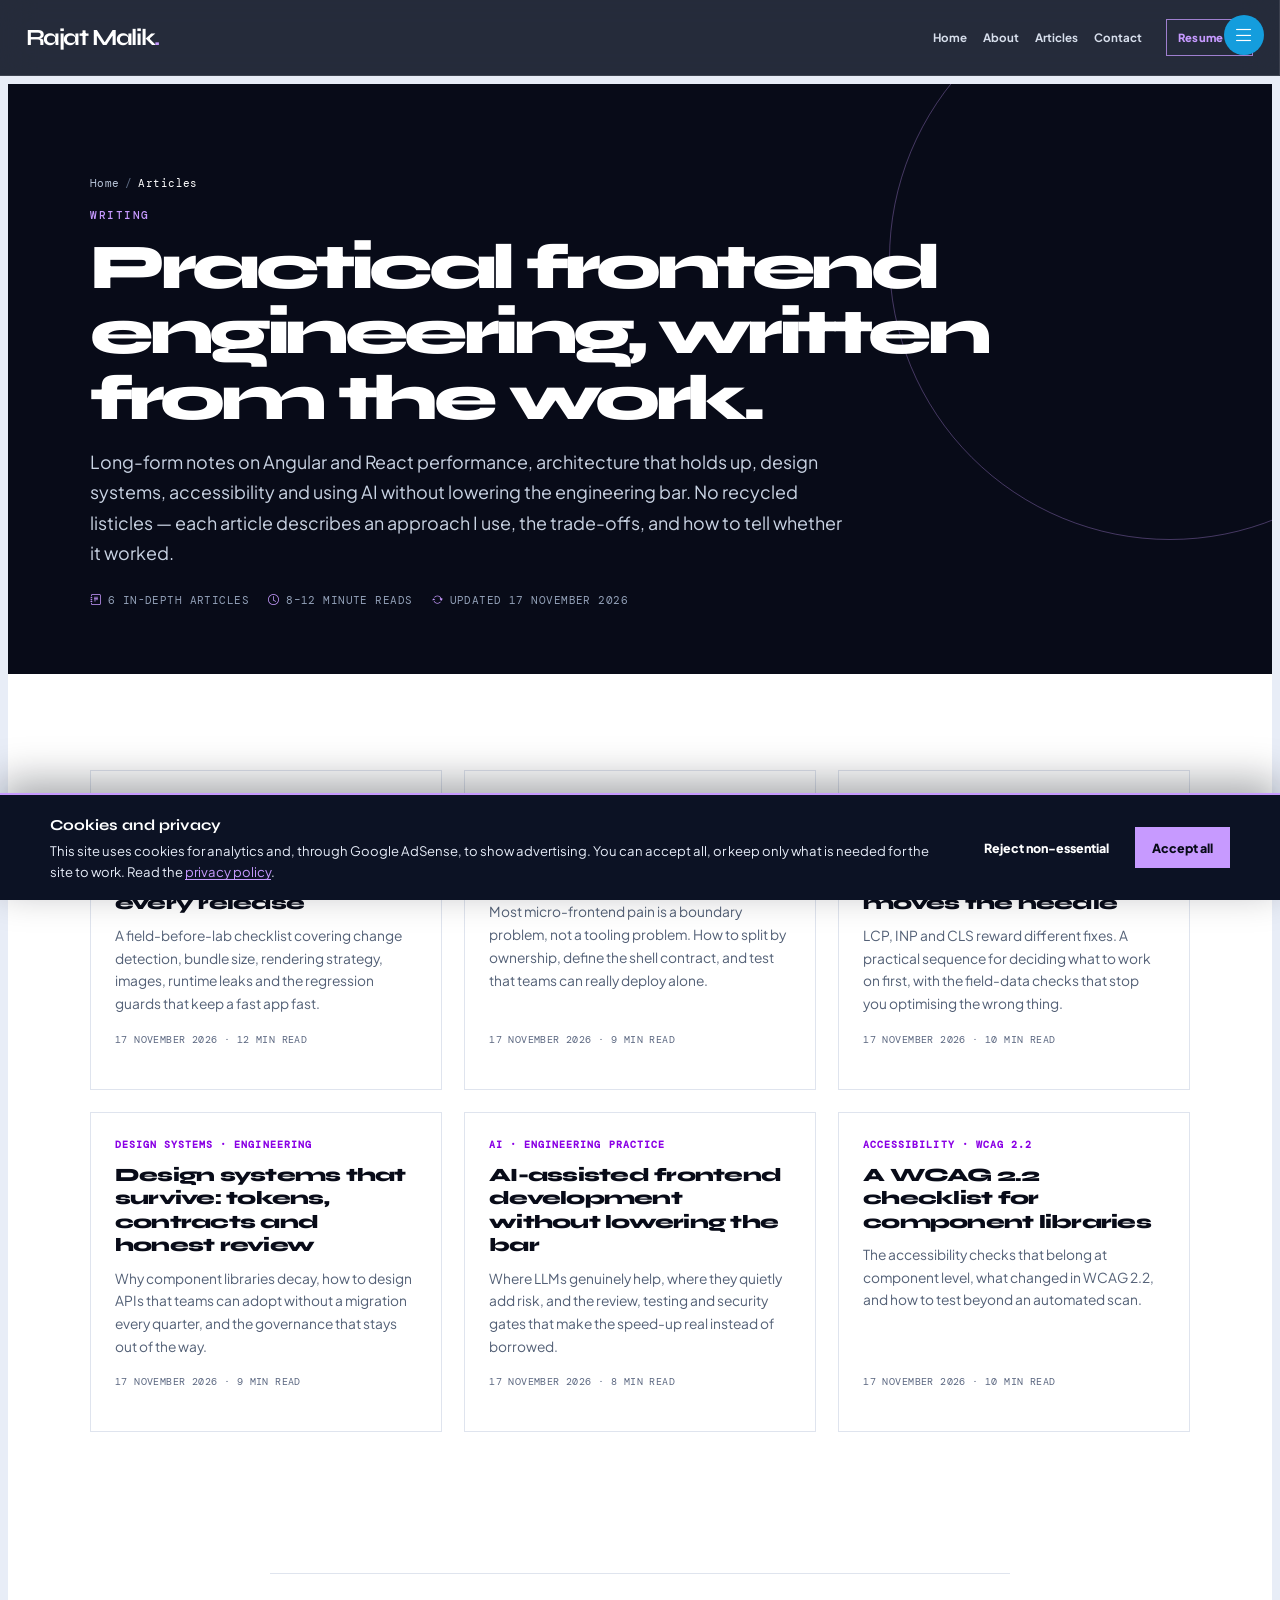
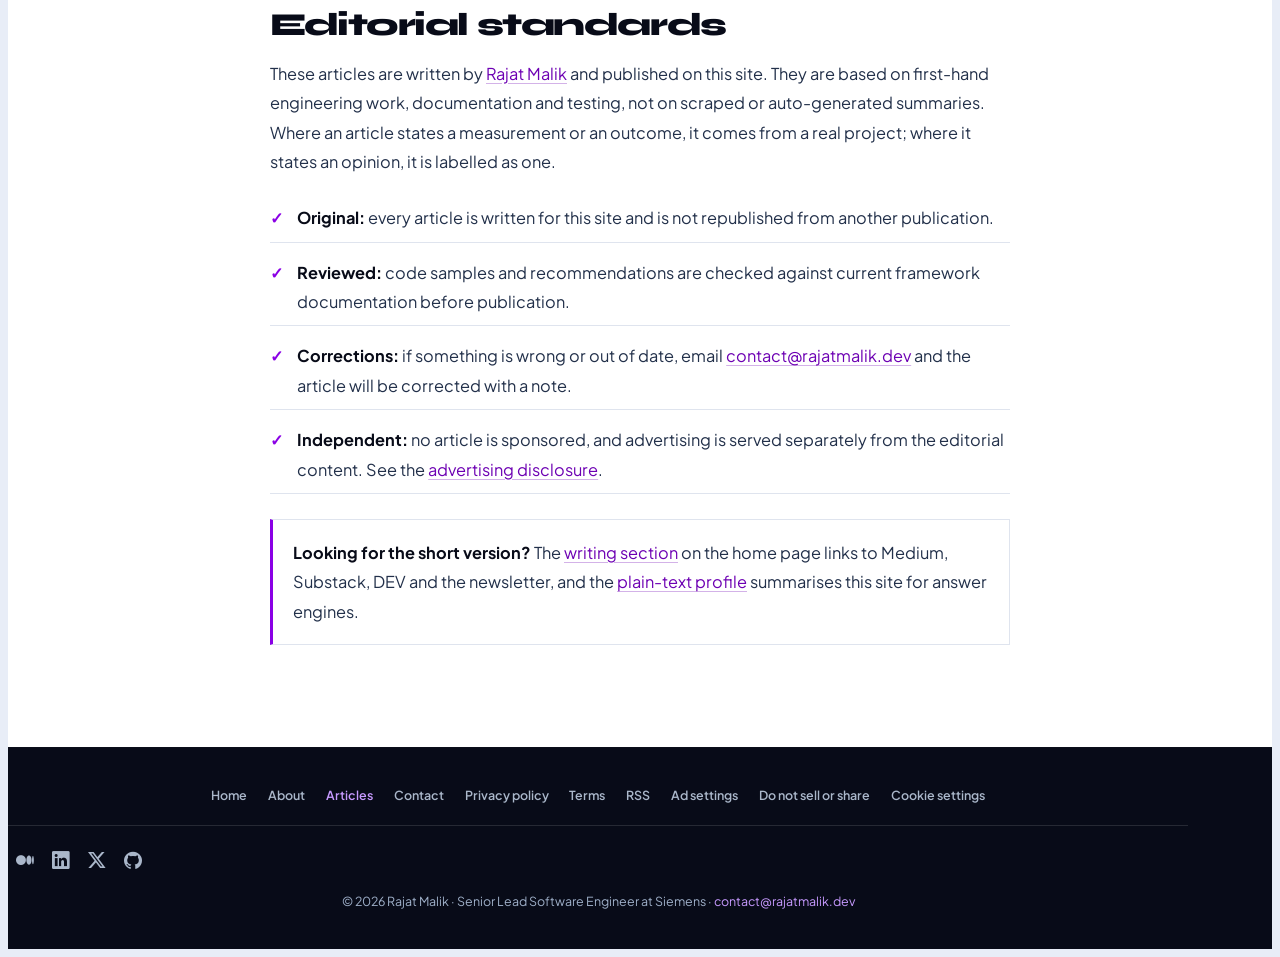
<file: articles/index.html>
<!DOCTYPE html>
<html lang="en">

<head>
  <meta charset="utf-8">
  <meta content="width=device-width, initial-scale=1.0" name="viewport">
  <title>Articles on frontend architecture, Angular, React and performance | Rajat Malik</title>
  <meta name="description"
    content="Original, practical articles by Rajat Malik on Angular and React performance, micro-frontend architecture, design systems, accessibility and AI-assisted frontend delivery.">
  <link href="https://rajatmalik.dev/articles/" rel="canonical">
  <meta content="index, follow, max-image-preview:large, max-snippet:-1, max-video-preview:-1" name="robots">
  <meta content="Rajat Malik" name="author">
  <meta content="#080b18" name="theme-color">
  <meta content="ca-pub-4991682021863699" name="google-adsense-account">

  <meta content="Rajat Malik — frontend engineering articles" property="og:title">
  <meta
    content="Practical, original writing on Angular and React performance, architecture, design systems and accessibility."
    property="og:description">
  <meta content="https://rajatmalik.dev/articles/" property="og:url">
  <meta content="website" property="og:type">
  <meta content="Rajat Malik" property="og:site_name">
  <meta content="en" property="og:locale">
  <meta content="https://rajatmalik.dev/assets/img/post.png" property="og:image">
  <meta content="840" property="og:image:width">
  <meta content="400" property="og:image:height">
  <meta content="Rajat Malik — frontend engineering articles" property="og:image:alt">
  <meta content="summary_large_image" name="twitter:card">
  <meta content="@er_rajatmalik" name="twitter:site">
  <meta content="@er_rajatmalik" name="twitter:creator">
  <meta content="Rajat Malik — frontend engineering articles" name="twitter:title">
  <meta
    content="Practical, original writing on Angular and React performance, architecture, design systems and accessibility."
    name="twitter:description">
  <meta content="https://rajatmalik.dev/assets/img/post.png" name="twitter:image">

  <meta content="lTgQD1uJlZUR7Iqd2vCEJ54on_Gtxdhb-zX2o-NGDJQ" name="google-site-verification">

  <!-- Consent defaults must load before any Google tag. -->
  <script src="/assets/js/consent-defaults.js"></script>
  <script async crossorigin="anonymous"
    src="https://pagead2.googlesyndication.com/pagead/js/adsbygoogle.js?client=ca-pub-4991682021863699"></script>
  <script async src="https://www.googletagmanager.com/gtm.js?id=GTM-K533LRTH"></script>
  <script>
    gtag('js', new Date());
  </script>

  <!-- Favicons -->
  <link href="/assets/img/favicon.ico" rel="icon" sizes="any">
  <link href="/assets/img/icon-192.png" rel="icon" sizes="192x192" type="image/png">
  <link href="/assets/img/icon-512.png" rel="icon" sizes="512x512" type="image/png">
  <link href="/assets/img/apple-touch-icon.png" rel="apple-touch-icon" sizes="180x180">
  <link href="/manifest.webmanifest" rel="manifest">
  <link href="/feed.xml" rel="alternate" title="Rajat Malik — articles and notes" type="application/rss+xml">

  <!-- Fonts -->
  <link href="https://fonts.googleapis.com" rel="preconnect">
  <link crossorigin href="https://fonts.gstatic.com" rel="preconnect">
  <link
    href="https://fonts.googleapis.com/css2?family=Roboto:ital,wght@0,100;0,300;0,400;0,500;0,700;0,900;1,400&amp;family=Poppins:wght@0,300;0,400;0,500;0,600;0,700&amp;family=Raleway:wght@300;400;500;600;700&amp;family=DM+Mono&amp;family=Plus+Jakarta+Sans:wght@400;500;600;700;800&amp;family=Syne:wght@500;600;700;800&amp;display=swap"
    rel="stylesheet">

  <link href="/assets/vendor/bootstrap-icons/bootstrap-icons.css" rel="stylesheet">
  <link href="/assets/css/main.css?v=20261117" rel="stylesheet">
  <link href="/assets/css/modern.css?v=20261117" rel="stylesheet">
  <link href="/assets/css/site-extras.css?v=5" rel="stylesheet">
  <link href="/assets/css/pages.css?v=4" rel="stylesheet">

  <script type="application/ld+json">
    {
      "@context": "https://schema.org",
      "@graph": [
        {
          "@type": "CollectionPage",
          "@id": "https://rajatmalik.dev/articles/#page",
          "url": "https://rajatmalik.dev/articles/",
          "name": "Articles on frontend architecture, Angular, React and performance",
          "description": "Original, practical articles by Rajat Malik on Angular and React performance, micro-frontend architecture, design systems, accessibility and AI-assisted frontend delivery.",
          "inLanguage": "en",
          "isPartOf": { "@id": "https://rajatmalik.dev/#website" },
          "about": { "@id": "https://rajatmalik.dev/#person" },
          "hasPart": [
            { "@id": "https://rajatmalik.dev/articles/angular-performance-checklist.html#article" },
            { "@id": "https://rajatmalik.dev/articles/micro-frontend-boundaries.html#article" },
            { "@id": "https://rajatmalik.dev/articles/core-web-vitals-order-of-operations.html#article" },
            { "@id": "https://rajatmalik.dev/articles/design-systems-that-survive.html#article" },
            { "@id": "https://rajatmalik.dev/articles/ai-assisted-frontend-development.html#article" },
            { "@id": "https://rajatmalik.dev/articles/wcag-2-2-component-checklist.html#article" }
          ]
        },
        {
          "@type": "Person",
          "@id": "https://rajatmalik.dev/#person",
          "name": "Rajat Malik",
          "url": "https://rajatmalik.dev/",
          "jobTitle": "Senior Lead Software Engineer",
          "worksFor": { "@type": "Organization", "name": "Siemens" },
          "sameAs": [
            "https://www.linkedin.com/in/errajatmalik/",
            "https://github.com/malikrajat",
            "https://medium.com/@codewithrajat",
            "https://dev.to/codewithrajat"
          ]
        },
        {
          "@type": "WebSite",
          "@id": "https://rajatmalik.dev/#website",
          "url": "https://rajatmalik.dev/",
          "name": "Rajat Malik",
          "inLanguage": "en",
          "publisher": { "@id": "https://rajatmalik.dev/#person" }
        },
        {
          "@type": "BreadcrumbList",
          "@id": "https://rajatmalik.dev/articles/#breadcrumb",
          "itemListElement": [
            { "@type": "ListItem", "position": 1, "name": "Home", "item": "https://rajatmalik.dev/" },
            { "@type": "ListItem", "position": 2, "name": "Articles", "item": "https://rajatmalik.dev/articles/" }
          ]
        }
      ]
    }
  </script>
</head>

<body class="page-body">
  <a class="skip-link" href="#main-content">Skip to content</a>

  <header class="header dark-background" id="header">
    <i aria-controls="navmenu" aria-expanded="false" aria-label="Open menu"
      class="header-toggle d-xl-none bi bi-list" role="button" tabindex="0"></i>
    <a class="logo d-flex align-items-center justify-content-center" href="/">
      <span class="sitename">Rajat Malik</span>
    </a>
    <nav aria-label="Primary" class="navmenu" id="navmenu">
      <ul>
        <li><a href="/">Home</a></li>
        <li><a href="/about.html">About</a></li>
        <li><a aria-current="page" href="/articles/">Articles</a></li>
        <li><a href="/contact.html">Contact</a></li>
      </ul>
    </nav>
    <div class="header-cta">
      <a class="header-resume" download href="/assets/Rajat-JS-React-Angular.pdf">Resume <i
          class="bi bi-arrow-down-right"></i></a>
      <p class="header-tagline">Senior Lead Software Engineer at <strong>Siemens</strong></p>
    </div>
  </header>

  <main class="page-main" id="main-content">
    <section class="page-hero">
      <div class="page-wrap">
        <nav aria-label="Breadcrumb" class="breadcrumbs">
          <ol>
            <li><a href="/">Home</a></li>
            <li><span aria-current="page">Articles</span></li>
          </ol>
        </nav>
        <p class="page-eyebrow">Writing</p>
        <h1>Practical frontend engineering, written from the work.</h1>
        <p class="page-lede">Long-form notes on Angular and React performance, architecture that holds up,
          design systems, accessibility and using AI without lowering the engineering bar. No recycled listicles
          &mdash; each article describes an approach I use, the trade-offs, and how to tell whether it worked.</p>
        <div class="article-meta">
          <span><i class="bi bi-journal-text"></i> 6 in-depth articles</span>
          <span><i class="bi bi-clock"></i> 8&ndash;12 minute reads</span>
          <span><i class="bi bi-arrow-repeat"></i> Updated 17 November 2026</span>
        </div>
      </div>
    </section>

    <section class="page-section">
      <div class="page-wrap">
        <div class="article-grid">
          <article class="article-card">
            <p class="card-kicker">Angular &middot; Performance</p>
            <h2><a href="/articles/angular-performance-checklist.html">The Angular performance checklist I run
                before every release</a></h2>
            <p>A field-before-lab checklist covering change detection, bundle size, rendering strategy, images,
              runtime leaks and the regression guards that keep a fast app fast.</p>
            <p class="card-foot">17 November 2026 &middot; 12 min read</p>
          </article>

          <article class="article-card">
            <p class="card-kicker">Architecture &middot; Micro-frontends</p>
            <h2><a href="/articles/micro-frontend-boundaries.html">Where micro-frontend boundaries should actually
                go</a></h2>
            <p>Most micro-frontend pain is a boundary problem, not a tooling problem. How to split by ownership,
              define the shell contract, and test that teams can really deploy alone.</p>
            <p class="card-foot">17 November 2026 &middot; 9 min read</p>
          </article>

          <article class="article-card">
            <p class="card-kicker">Web performance &middot; Core Web Vitals</p>
            <h2><a href="/articles/core-web-vitals-order-of-operations.html">Core Web Vitals in 2026: the order of
                operations that moves the needle</a></h2>
            <p>LCP, INP and CLS reward different fixes. A practical sequence for deciding what to work on first,
              with the field-data checks that stop you optimising the wrong thing.</p>
            <p class="card-foot">17 November 2026 &middot; 10 min read</p>
          </article>

          <article class="article-card">
            <p class="card-kicker">Design systems &middot; Engineering</p>
            <h2><a href="/articles/design-systems-that-survive.html">Design systems that survive: tokens, contracts
                and honest review</a></h2>
            <p>Why component libraries decay, how to design APIs that teams can adopt without a migration every
              quarter, and the governance that stays out of the way.</p>
            <p class="card-foot">17 November 2026 &middot; 9 min read</p>
          </article>

          <article class="article-card">
            <p class="card-kicker">AI &middot; Engineering practice</p>
            <h2><a href="/articles/ai-assisted-frontend-development.html">AI-assisted frontend development without
                lowering the bar</a></h2>
            <p>Where LLMs genuinely help, where they quietly add risk, and the review, testing and security gates
              that make the speed-up real instead of borrowed.</p>
            <p class="card-foot">17 November 2026 &middot; 8 min read</p>
          </article>

          <article class="article-card">
            <p class="card-kicker">Accessibility &middot; WCAG 2.2</p>
            <h2><a href="/articles/wcag-2-2-component-checklist.html">A WCAG 2.2 checklist for component
                libraries</a></h2>
            <p>The accessibility checks that belong at component level, what changed in WCAG 2.2, and how to test
              beyond an automated scan.</p>
            <p class="card-foot">17 November 2026 &middot; 10 min read</p>
          </article>
        </div>
      </div>
    </section>

    <section class="page-section" id="editorial-standards">
      <div class="page-wrap page-narrow prose">
        <h2>Editorial standards</h2>
        <p>These articles are written by <a href="/about.html">Rajat Malik</a> and published on this site. They are
          based on first-hand engineering work, documentation and testing, not on scraped or auto-generated
          summaries. Where an article states a measurement or an outcome, it comes from a real project; where it
          states an opinion, it is labelled as one.</p>
        <ul class="checklist">
          <li><strong>Original:</strong> every article is written for this site and is not republished from another
            publication.</li>
          <li><strong>Reviewed:</strong> code samples and recommendations are checked against current framework
            documentation before publication.</li>
          <li><strong>Corrections:</strong> if something is wrong or out of date, email
            <a href="mailto:contact@rajatmalik.dev?subject=Correction">contact@rajatmalik.dev</a> and the article will
            be corrected with a note.</li>
          <li><strong>Independent:</strong> no article is sponsored, and advertising is served separately from the
            editorial content. See the <a href="/terms.html#advertising">advertising disclosure</a>.</li>
        </ul>

        <div class="callout">
          <p><strong>Looking for the short version?</strong> The <a href="/#services">writing section</a> on the home
            page links to Medium, Substack, DEV and the newsletter, and the
            <a href="/llms.txt">plain-text profile</a> summarises this site for answer engines.</p>
        </div>
      </div>
    </section>
  </main>

  <footer class="footer light-background position-relative" id="footer">
    <div class="container">
      <nav aria-label="Footer" class="footer-nav">
        <a href="/">Home</a>
        <a href="/about.html">About</a>
        <a aria-current="page" href="/articles/">Articles</a>
        <a href="/contact.html">Contact</a>
        <a href="/privacy-policy.html">Privacy policy</a>
        <a href="/terms.html">Terms</a>
        <a href="/feed.xml">RSS</a>
        <a href="https://www.google.com/settings/ads" rel="noopener" target="_blank">Ad settings</a>
        <a href="/privacy-policy.html#california">Do not sell or share</a>
        <button data-cookie-settings type="button">Cookie settings</button>
      </nav>
      <div class="copyright text-center">
        <a class="medium" href="https://medium.com/@codewithrajat" rel="noopener" target="_blank" title="Medium"><i
            class="bi bi-medium"></i></a>
        <a class="linkedin" href="https://www.linkedin.com/in/errajatmalik/" rel="noopener" target="_blank"
          title="LinkedIn"><i class="bi bi-linkedin"></i></a>
        <a class="twitter" href="https://twitter.com/er_rajatmalik" rel="noopener" target="_blank" title="X"><i
            class="bi bi-twitter-x"></i></a>
        <a class="Github" href="https://github.com/malikrajat" rel="noopener" target="_blank" title="GitHub"><i
            class="bi bi-github"></i></a>
      </div>
      <p class="footer-legal">&copy; <span data-year>2026</span> Rajat Malik &middot; Senior Lead Software Engineer at
        Siemens &middot; <a href="mailto:contact@rajatmalik.dev">contact@rajatmalik.dev</a></p>
    </div>
  </footer>

  <a class="scroll-top d-flex align-items-center justify-content-center" href="#"><i class="bi bi-arrow-up-short"
      aria-hidden="true"></i><span class="visually-hidden">Back to top</span></a>

  <script src="/assets/js/pages.js"></script>
  <script src="/assets/js/consent.js"></script>
</body>

</html>
</file>
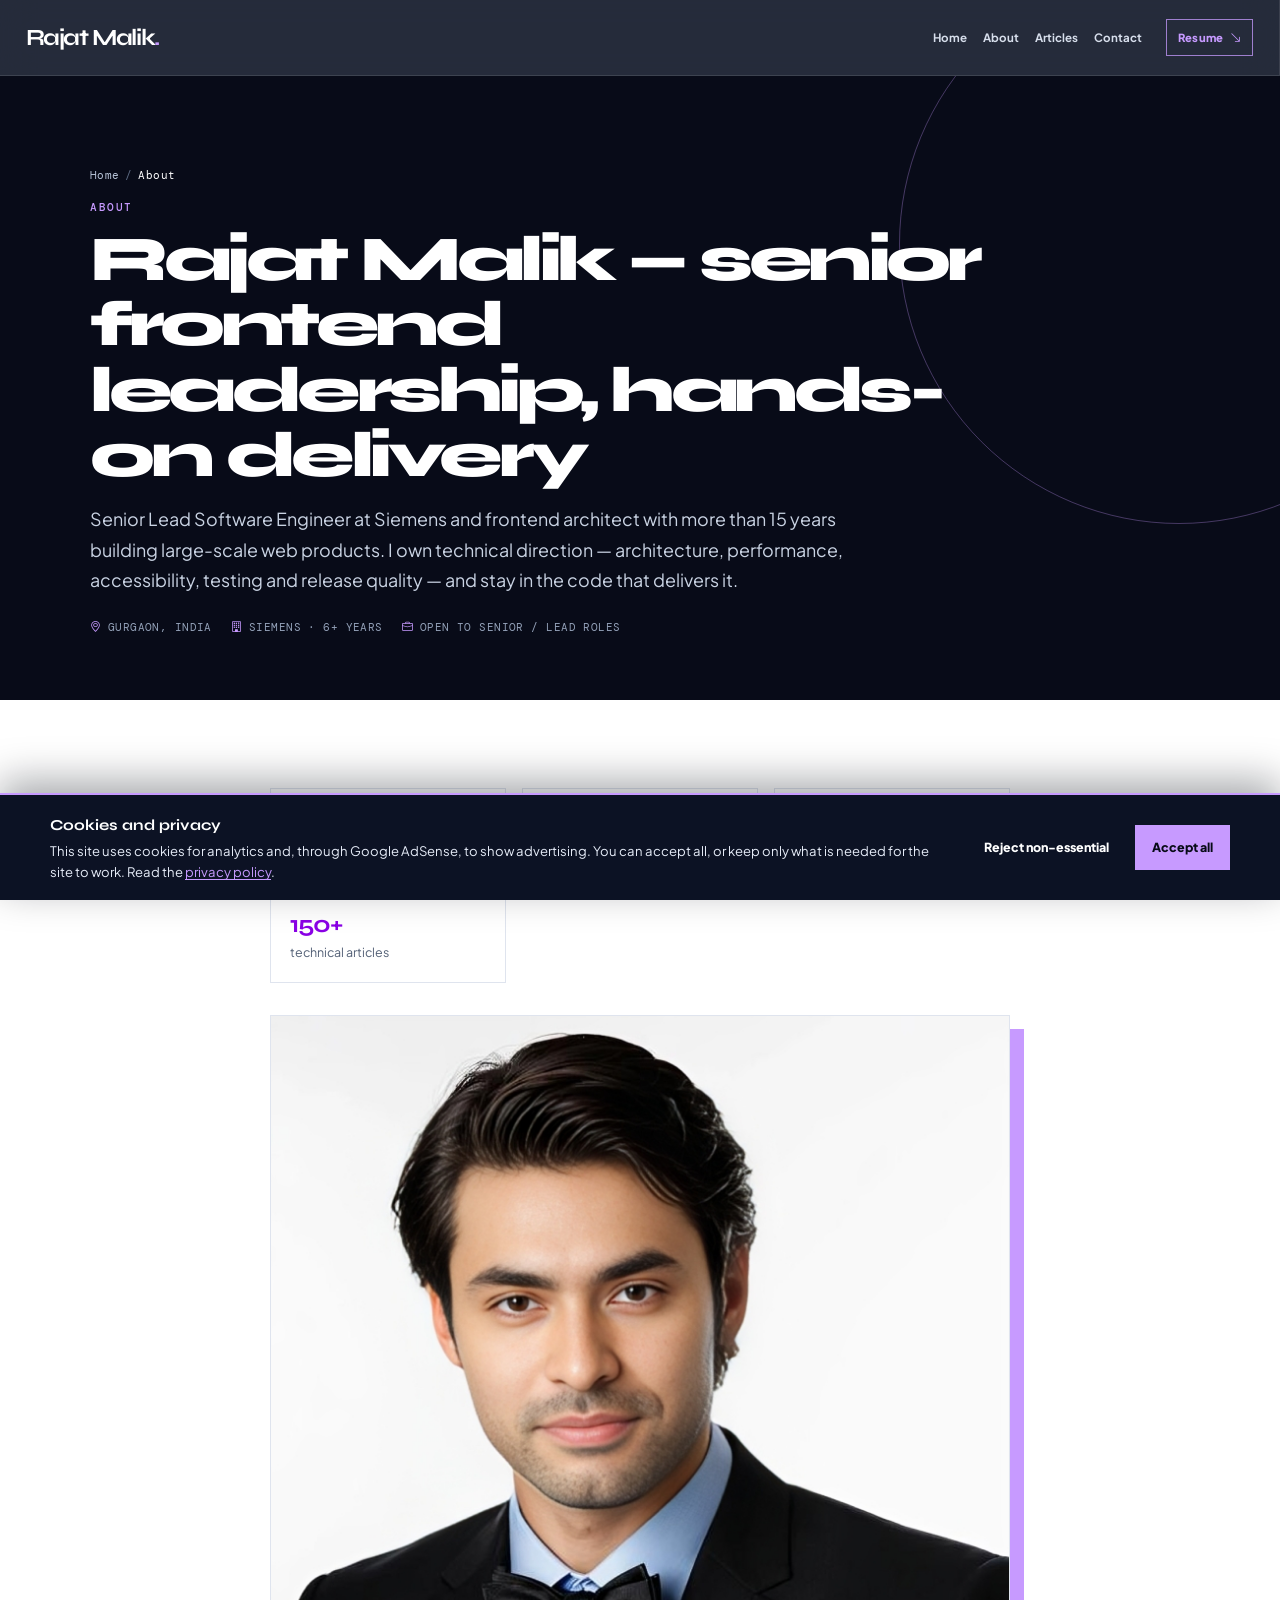
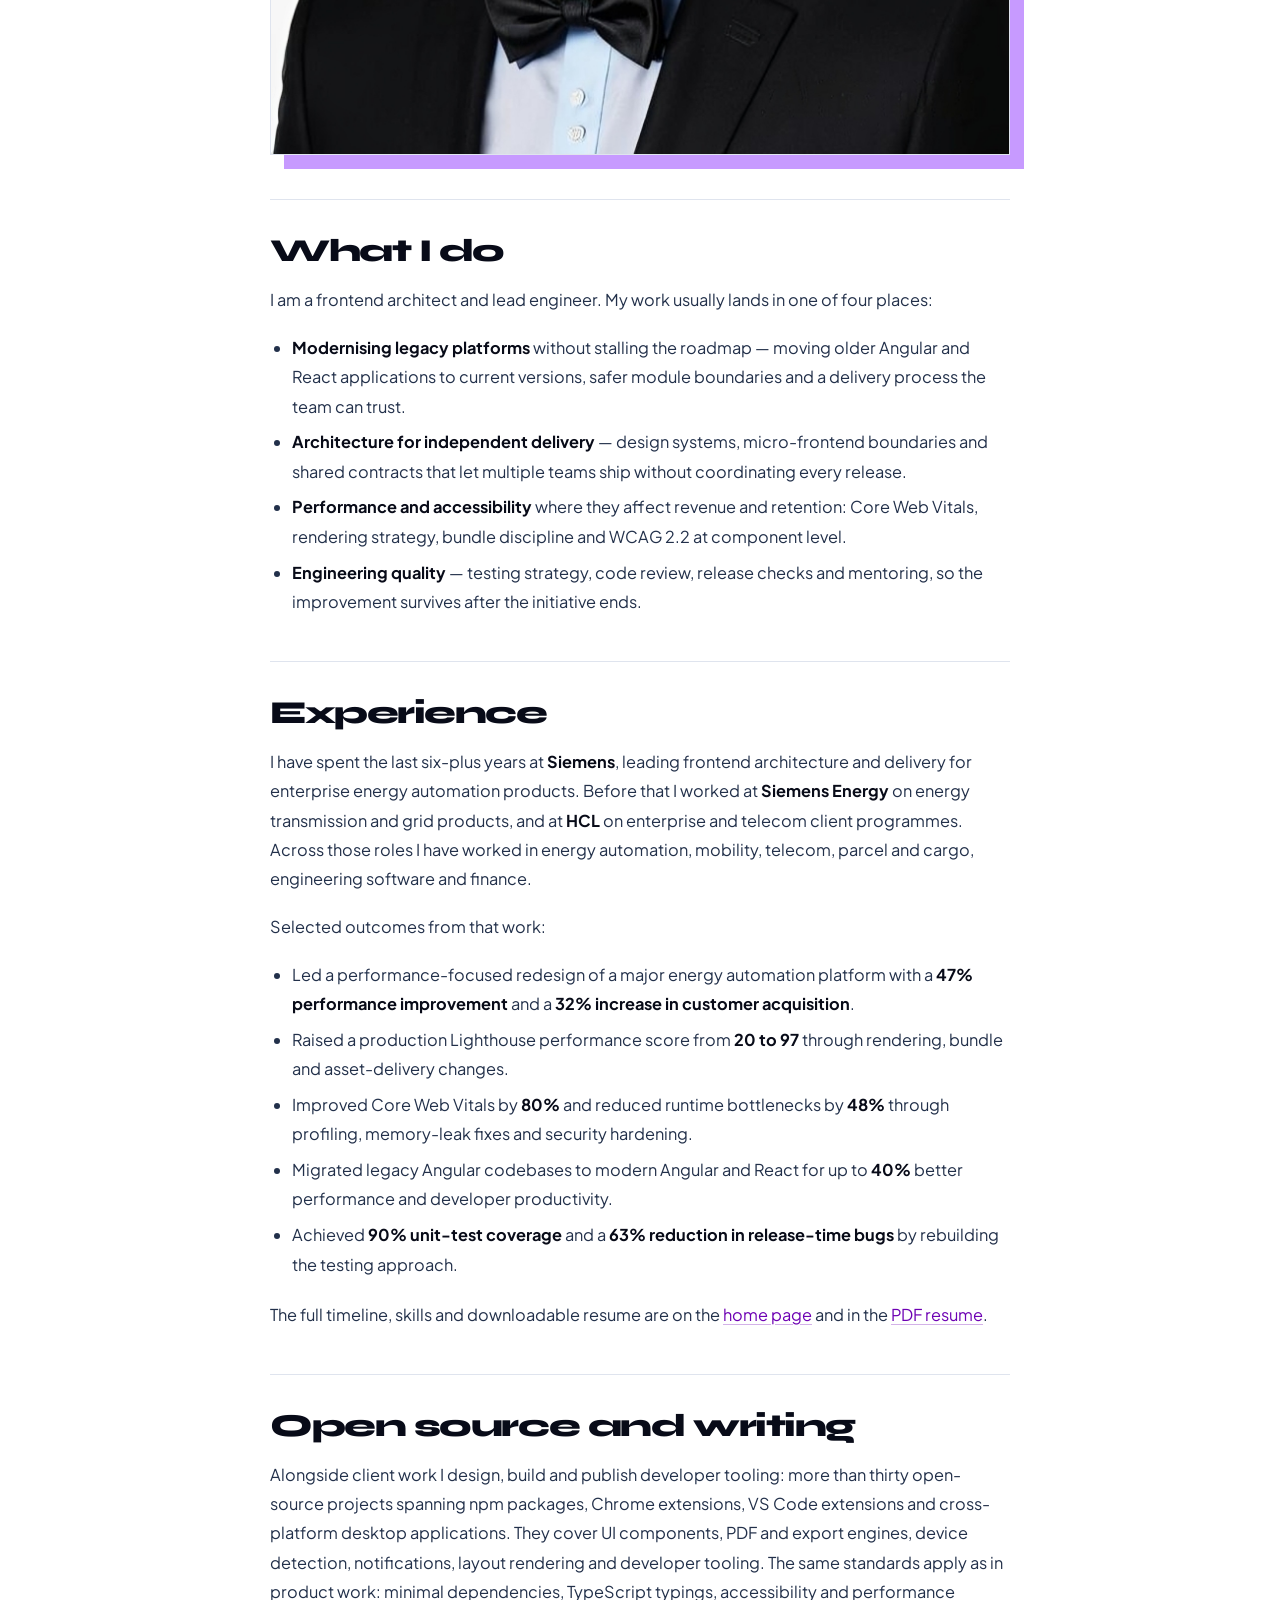
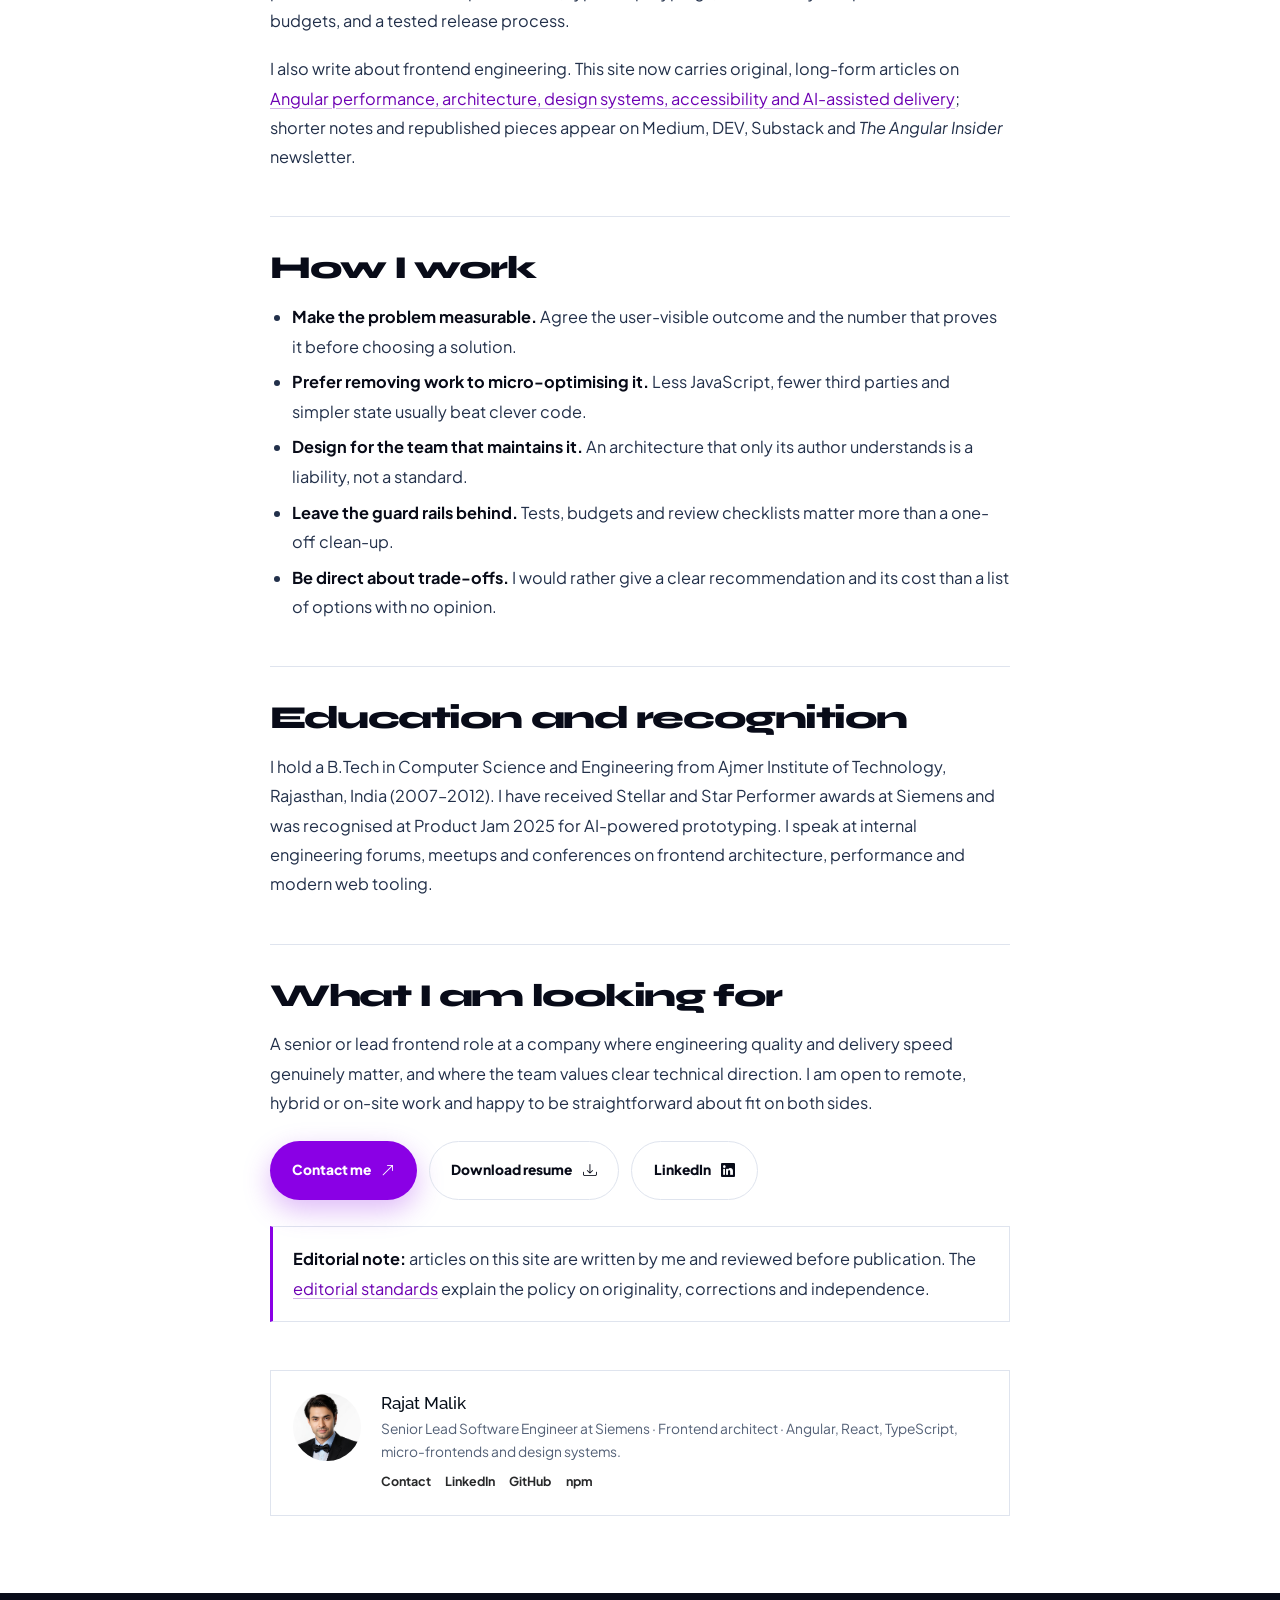
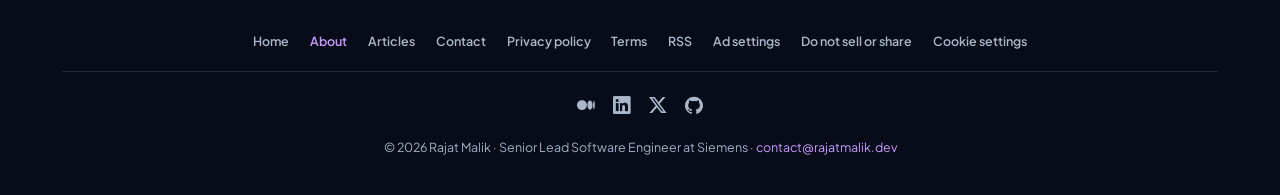
<file: about.html>
<!DOCTYPE html>
<html lang="en">

<head>
  <meta charset="utf-8">
  <meta content="width=device-width, initial-scale=1.0" name="viewport">
  <title>About Rajat Malik — Senior Lead Software Engineer &amp; Frontend Architect</title>
  <meta name="description"
    content="About Rajat Malik: Senior Lead Software Engineer at Siemens, frontend architect with 15+ years in enterprise web products, creator of 30+ open-source tools and author of 150+ technical articles.">
  <link href="https://rajatmalik.dev/about.html" rel="canonical">
  <meta content="index, follow, max-image-preview:large, max-snippet:-1, max-video-preview:-1" name="robots">
  <meta content="Rajat Malik" name="author">
  <meta content="#080b18" name="theme-color">
  <meta content="ca-pub-4991682021863699" name="google-adsense-account">

  <meta content="About Rajat Malik — Senior Lead Software Engineer &amp; Frontend Architect" property="og:title">
  <meta
    content="15+ years building enterprise web products, 6+ at Siemens, 30+ open-source tools and 150+ technical articles."
    property="og:description">
  <meta content="https://rajatmalik.dev/about.html" property="og:url">
  <meta content="profile" property="og:type">
  <meta content="Rajat Malik" property="og:site_name">
  <meta content="en" property="og:locale">
  <meta content="https://rajatmalik.dev/assets/img/post.png" property="og:image">
  <meta content="1200" property="og:image:width">
  <meta content="630" property="og:image:height">
  <meta content="Rajat Malik" property="og:image:alt">
  <meta content="summary_large_image" name="twitter:card">
  <meta content="@er_rajatmalik" name="twitter:site">
  <meta content="@er_rajatmalik" name="twitter:creator">
  <meta content="About Rajat Malik" name="twitter:title">
  <meta
    content="Senior Lead Software Engineer at Siemens, frontend architect, open-source author and technical writer."
    name="twitter:description">
  <meta content="https://rajatmalik.dev/assets/img/post.png" name="twitter:image">

  <meta content="lTgQD1uJlZUR7Iqd2vCEJ54on_Gtxdhb-zX2o-NGDJQ" name="google-site-verification">

  <script src="/assets/js/consent-defaults.js"></script>
  <script async crossorigin="anonymous"
    src="https://pagead2.googlesyndication.com/pagead/js/adsbygoogle.js?client=ca-pub-4991682021863699"></script>
  <script async src="https://www.googletagmanager.com/gtm.js?id=GTM-K533LRTH"></script>
  <script>
    gtag('js', new Date());
  </script>

  <link href="/assets/img/favicon.ico" rel="icon" sizes="any">
  <link href="/assets/img/icon-192.png" rel="icon" sizes="192x192" type="image/png">
  <link href="/assets/img/icon-512.png" rel="icon" sizes="512x512" type="image/png">
  <link href="/assets/img/apple-touch-icon.png" rel="apple-touch-icon" sizes="180x180">
  <link href="/manifest.webmanifest" rel="manifest">
  <link href="/feed.xml" rel="alternate" title="Rajat Malik — articles and notes" type="application/rss+xml">

  <link href="https://fonts.googleapis.com" rel="preconnect">
  <link crossorigin href="https://fonts.gstatic.com" rel="preconnect">
  <link
    href="https://fonts.googleapis.com/css2?family=Roboto:ital,wght@0,100;0,300;0,400;0,500;0,700;0,900;1,400&amp;family=Poppins:wght@0,300;0,400;0,500;0,600;0,700&amp;family=Raleway:wght@300;400;500;600;700&amp;family=DM+Mono&amp;family=Plus+Jakarta+Sans:wght@400;500;600;700;800&amp;family=Syne:wght@500;600;700;800&amp;display=swap"
    rel="stylesheet">

  <link href="/assets/vendor/bootstrap/css/bootstrap.min.css" rel="stylesheet">
  <link href="/assets/vendor/bootstrap-icons/bootstrap-icons.css" rel="stylesheet">
  <link href="/assets/css/main.css?v=20261117" rel="stylesheet">
  <link href="/assets/css/modern.css?v=20261117" rel="stylesheet">
  <link href="/assets/css/site-extras.css?v=5" rel="stylesheet">
  <link href="/assets/css/pages.css?v=4" rel="stylesheet">

  <script type="application/ld+json">
    {
      "@context": "https://schema.org",
      "@graph": [
        {
          "@type": "AboutPage",
          "@id": "https://rajatmalik.dev/about.html#page",
          "url": "https://rajatmalik.dev/about.html",
          "name": "About Rajat Malik",
          "description": "About Rajat Malik: Senior Lead Software Engineer at Siemens, frontend architect, open-source author and technical writer.",
          "inLanguage": "en",
          "isPartOf": { "@id": "https://rajatmalik.dev/#website" },
          "mainEntity": { "@id": "https://rajatmalik.dev/#person" }
        },
        {
          "@type": "Person",
          "@id": "https://rajatmalik.dev/#person",
          "name": "Rajat Malik",
          "url": "https://rajatmalik.dev/",
          "image": "https://rajatmalik.dev/assets/img/my-profile-img.jpg",
          "jobTitle": "Senior Lead Software Engineer",
          "description": "Senior Lead Software Engineer at Siemens and frontend architect with more than 15 years building enterprise web products. Creator of 30+ open-source libraries and developer tools and a technical writer of 150+ articles.",
          "worksFor": { "@type": "Organization", "name": "Siemens" },
          "address": {
            "@type": "PostalAddress",
            "addressLocality": "Gurgaon",
            "addressRegion": "Haryana",
            "addressCountry": "IN"
          },
          "alumniOf": { "@type": "CollegeOrUniversity", "name": "Ajmer Institute of Technology" },
          "knowsAbout": [
            "Angular", "React", "TypeScript", "JavaScript", "Micro-frontends", "Design systems",
            "Web performance", "Core Web Vitals", "Accessibility", "WCAG 2.2", "Nx", "Node.js",
            "Testing", "Developer tooling", "AI-assisted development"
          ],
          "sameAs": [
            "https://www.linkedin.com/in/errajatmalik/",
            "https://github.com/malikrajat",
            "https://www.npmjs.com/~rajatmalik",
            "https://medium.com/@codewithrajat",
            "https://dev.to/codewithrajat",
            "https://codewithrajat.substack.com/",
            "https://twitter.com/er_rajatmalik"
          ]
        },
        {
          "@type": "WebSite",
          "@id": "https://rajatmalik.dev/#website",
          "url": "https://rajatmalik.dev/",
          "name": "Rajat Malik",
          "inLanguage": "en",
          "publisher": { "@id": "https://rajatmalik.dev/#person" }
        },
        {
          "@type": "BreadcrumbList",
          "@id": "https://rajatmalik.dev/about.html#breadcrumb",
          "itemListElement": [
            { "@type": "ListItem", "position": 1, "name": "Home", "item": "https://rajatmalik.dev/" },
            { "@type": "ListItem", "position": 2, "name": "About", "item": "https://rajatmalik.dev/about.html" }
          ]
        }
      ]
    }
  </script>
</head>

<body class="page-body">
  <a class="skip-link" href="#main-content">Skip to content</a>

  <header class="header dark-background" id="header">
    <i aria-controls="navmenu" aria-expanded="false" aria-label="Open menu"
      class="header-toggle d-xl-none bi bi-list" role="button" tabindex="0"></i>
    <a class="logo d-flex align-items-center justify-content-center" href="/">
      <span class="sitename">Rajat Malik</span>
    </a>
    <nav aria-label="Primary" class="navmenu" id="navmenu">
      <ul>
        <li><a href="/">Home</a></li>
        <li><a aria-current="page" href="/about.html">About</a></li>
        <li><a href="/articles/">Articles</a></li>
        <li><a href="/contact.html">Contact</a></li>
      </ul>
    </nav>
    <div class="header-cta">
      <a class="header-resume" download href="/assets/Rajat-JS-React-Angular.pdf">Resume <i
          class="bi bi-arrow-down-right"></i></a>
      <p class="header-tagline">Senior Lead Software Engineer at <strong>Siemens</strong></p>
    </div>
  </header>

  <main class="page-main" id="main-content">
    <section class="page-hero">
      <div class="page-wrap">
        <nav aria-label="Breadcrumb" class="breadcrumbs">
          <ol>
            <li><a href="/">Home</a></li>
            <li><span aria-current="page">About</span></li>
          </ol>
        </nav>
        <p class="page-eyebrow">About</p>
        <h1>Rajat Malik &mdash; senior frontend leadership, hands-on delivery</h1>
        <p class="page-lede">Senior Lead Software Engineer at Siemens and frontend architect with more than 15 years
          building large-scale web products. I own technical direction &mdash; architecture, performance,
          accessibility, testing and release quality &mdash; and stay in the code that delivers it.</p>
        <div class="article-meta">
          <span><i class="bi bi-geo-alt"></i> Gurgaon, India</span>
          <span><i class="bi bi-building"></i> Siemens &middot; 6+ years</span>
          <span><i class="bi bi-briefcase"></i> Open to senior / lead roles</span>
        </div>
      </div>
    </section>

    <section class="page-section">
      <div class="page-wrap page-narrow">
        <div class="fact-grid">
          <div class="fact"><strong>15+</strong><span>years building digital products</span></div>
          <div class="fact"><strong>6+</strong><span>years at Siemens</span></div>
          <div class="fact"><strong>30+</strong><span>open-source libraries &amp; tools</span></div>
          <div class="fact"><strong>150+</strong><span>technical articles</span></div>
        </div>

        <div class="prose">
          <img alt="Rajat Malik, Senior Lead Software Engineer at Siemens" class="about-portrait" height="320"
            src="/assets/img/my-profile-img.jpg" width="320">

          <h2>What I do</h2>
          <p>I am a frontend architect and lead engineer. My work usually lands in one of four places:</p>
          <ul>
            <li><strong>Modernising legacy platforms</strong> without stalling the roadmap &mdash; moving older
              Angular and React applications to current versions, safer module boundaries and a delivery process the
              team can trust.</li>
            <li><strong>Architecture for independent delivery</strong> &mdash; design systems, micro-frontend
              boundaries and shared contracts that let multiple teams ship without coordinating every release.</li>
            <li><strong>Performance and accessibility</strong> where they affect revenue and retention: Core Web
              Vitals, rendering strategy, bundle discipline and WCAG 2.2 at component level.</li>
            <li><strong>Engineering quality</strong> &mdash; testing strategy, code review, release checks and
              mentoring, so the improvement survives after the initiative ends.</li>
          </ul>

          <h2>Experience</h2>
          <p>I have spent the last six-plus years at <strong>Siemens</strong>, leading frontend architecture and
            delivery for enterprise energy automation products. Before that I worked at <strong>Siemens Energy</strong>
            on energy transmission and grid products, and at <strong>HCL</strong> on enterprise and telecom client
            programmes. Across those roles I have worked in energy automation, mobility, telecom, parcel and cargo,
            engineering software and finance.</p>
          <p>Selected outcomes from that work:</p>
          <ul>
            <li>Led a performance-focused redesign of a major energy automation platform with a
              <strong>47% performance improvement</strong> and a <strong>32% increase in customer acquisition</strong>.
            </li>
            <li>Raised a production Lighthouse performance score from <strong>20 to 97</strong> through rendering,
              bundle and asset-delivery changes.</li>
            <li>Improved Core Web Vitals by <strong>80%</strong> and reduced runtime bottlenecks by
              <strong>48%</strong> through profiling, memory-leak fixes and security hardening.</li>
            <li>Migrated legacy Angular codebases to modern Angular and React for up to <strong>40%</strong>
              better performance and developer productivity.</li>
            <li>Achieved <strong>90% unit-test coverage</strong> and a <strong>63% reduction in release-time
                bugs</strong> by rebuilding the testing approach.</li>
          </ul>
          <p>The full timeline, skills and downloadable resume are on the <a href="/#resume">home page</a> and in the
            <a href="/assets/Rajat-JS-React-Angular.pdf" download>PDF resume</a>.</p>

          <h2>Open source and writing</h2>
          <p>Alongside client work I design, build and publish developer tooling: more than thirty open-source
            projects spanning npm packages, Chrome extensions, VS Code extensions and cross-platform desktop
            applications. They cover UI components, PDF and export engines, device detection, notifications, layout
            rendering and developer tooling. The same standards apply as in product work: minimal dependencies,
            TypeScript typings, accessibility and performance budgets, and a tested release process.</p>
          <p>I also write about frontend engineering. This site now carries original, long-form articles on
            <a href="/articles/">Angular performance, architecture, design systems, accessibility and AI-assisted
              delivery</a>; shorter notes and republished pieces appear on Medium, DEV, Substack and
            <em>The Angular Insider</em> newsletter.</p>

          <h2>How I work</h2>
          <ul>
            <li><strong>Make the problem measurable.</strong> Agree the user-visible outcome and the number that
              proves it before choosing a solution.</li>
            <li><strong>Prefer removing work to micro-optimising it.</strong> Less JavaScript, fewer third parties and
              simpler state usually beat clever code.</li>
            <li><strong>Design for the team that maintains it.</strong> An architecture that only its author
              understands is a liability, not a standard.</li>
            <li><strong>Leave the guard rails behind.</strong> Tests, budgets and review checklists matter more than a
              one-off clean-up.</li>
            <li><strong>Be direct about trade-offs.</strong> I would rather give a clear recommendation and its cost
              than a list of options with no opinion.</li>
          </ul>

          <h2>Education and recognition</h2>
          <p>I hold a B.Tech in Computer Science and Engineering from Ajmer Institute of Technology, Rajasthan, India
            (2007&ndash;2012). I have received Stellar and Star Performer awards at Siemens and was recognised at
            Product Jam 2025 for AI-powered prototyping. I speak at internal engineering forums, meetups and
            conferences on frontend architecture, performance and modern web tooling.</p>

          <h2>What I am looking for</h2>
          <p>A senior or lead frontend role at a company where engineering quality and delivery speed genuinely
            matter, and where the team values clear technical direction. I am open to remote, hybrid or on-site work
            and happy to be straightforward about fit on both sides.</p>

          <div class="page-actions page-actions-dark">
            <a class="button button-primary" href="/contact.html">Contact me <i class="bi bi-arrow-up-right"></i></a>
            <a class="button button-secondary" download href="/assets/Rajat-JS-React-Angular.pdf">Download resume <i
                class="bi bi-download"></i></a>
            <a class="button button-secondary" href="https://www.linkedin.com/in/errajatmalik/" rel="noopener"
              target="_blank">LinkedIn <i class="bi bi-linkedin"></i></a>
          </div>

          <div class="callout">
            <p><strong>Editorial note:</strong> articles on this site are written by me and reviewed before
              publication. The <a href="/articles/#editorial-standards">editorial standards</a> explain the policy on
              originality, corrections and independence.</p>
          </div>
        </div>

        <aside class="author-box">
          <img alt="Rajat Malik" height="68" src="/assets/img/my-profile-img.jpg" width="68">
          <div>
            <h2>Rajat Malik</h2>
            <p>Senior Lead Software Engineer at Siemens &middot; Frontend architect &middot; Angular, React,
              TypeScript, micro-frontends and design systems.</p>
            <div class="author-links">
              <a href="/contact.html">Contact</a>
              <a href="https://www.linkedin.com/in/errajatmalik/" rel="noopener" target="_blank">LinkedIn</a>
              <a href="https://github.com/malikrajat" rel="noopener" target="_blank">GitHub</a>
              <a href="https://www.npmjs.com/~rajatmalik" rel="noopener" target="_blank">npm</a>
            </div>
          </div>
        </aside>
      </div>
    </section>
  </main>

  <footer class="footer light-background position-relative" id="footer">
    <div class="container">
      <nav aria-label="Footer" class="footer-nav">
        <a href="/">Home</a>
        <a aria-current="page" href="/about.html">About</a>
        <a href="/articles/">Articles</a>
        <a href="/contact.html">Contact</a>
        <a href="/privacy-policy.html">Privacy policy</a>
        <a href="/terms.html">Terms</a>
        <a href="/feed.xml">RSS</a>
        <a href="https://www.google.com/settings/ads" rel="noopener" target="_blank">Ad settings</a>
        <a href="/privacy-policy.html#california">Do not sell or share</a>
        <button data-cookie-settings type="button">Cookie settings</button>
      </nav>
      <div class="copyright text-center">
        <a class="medium" href="https://medium.com/@codewithrajat" rel="noopener" target="_blank" title="Medium"><i
            class="bi bi-medium"></i></a>
        <a class="linkedin" href="https://www.linkedin.com/in/errajatmalik/" rel="noopener" target="_blank"
          title="LinkedIn"><i class="bi bi-linkedin"></i></a>
        <a class="twitter" href="https://twitter.com/er_rajatmalik" rel="noopener" target="_blank" title="X"><i
            class="bi bi-twitter-x"></i></a>
        <a class="Github" href="https://github.com/malikrajat" rel="noopener" target="_blank" title="GitHub"><i
            class="bi bi-github"></i></a>
      </div>
      <p class="footer-legal">&copy; <span data-year>2026</span> Rajat Malik &middot; Senior Lead Software Engineer at
        Siemens &middot; <a href="mailto:contact@rajatmalik.dev">contact@rajatmalik.dev</a></p>
    </div>
  </footer>

  <a class="scroll-top d-flex align-items-center justify-content-center" href="#"><i class="bi bi-arrow-up-short"
      aria-hidden="true"></i><span class="visually-hidden">Back to top</span></a>

  <script src="/assets/js/pages.js"></script>
  <script src="/assets/js/consent.js"></script>
</body>

</html>
</file>
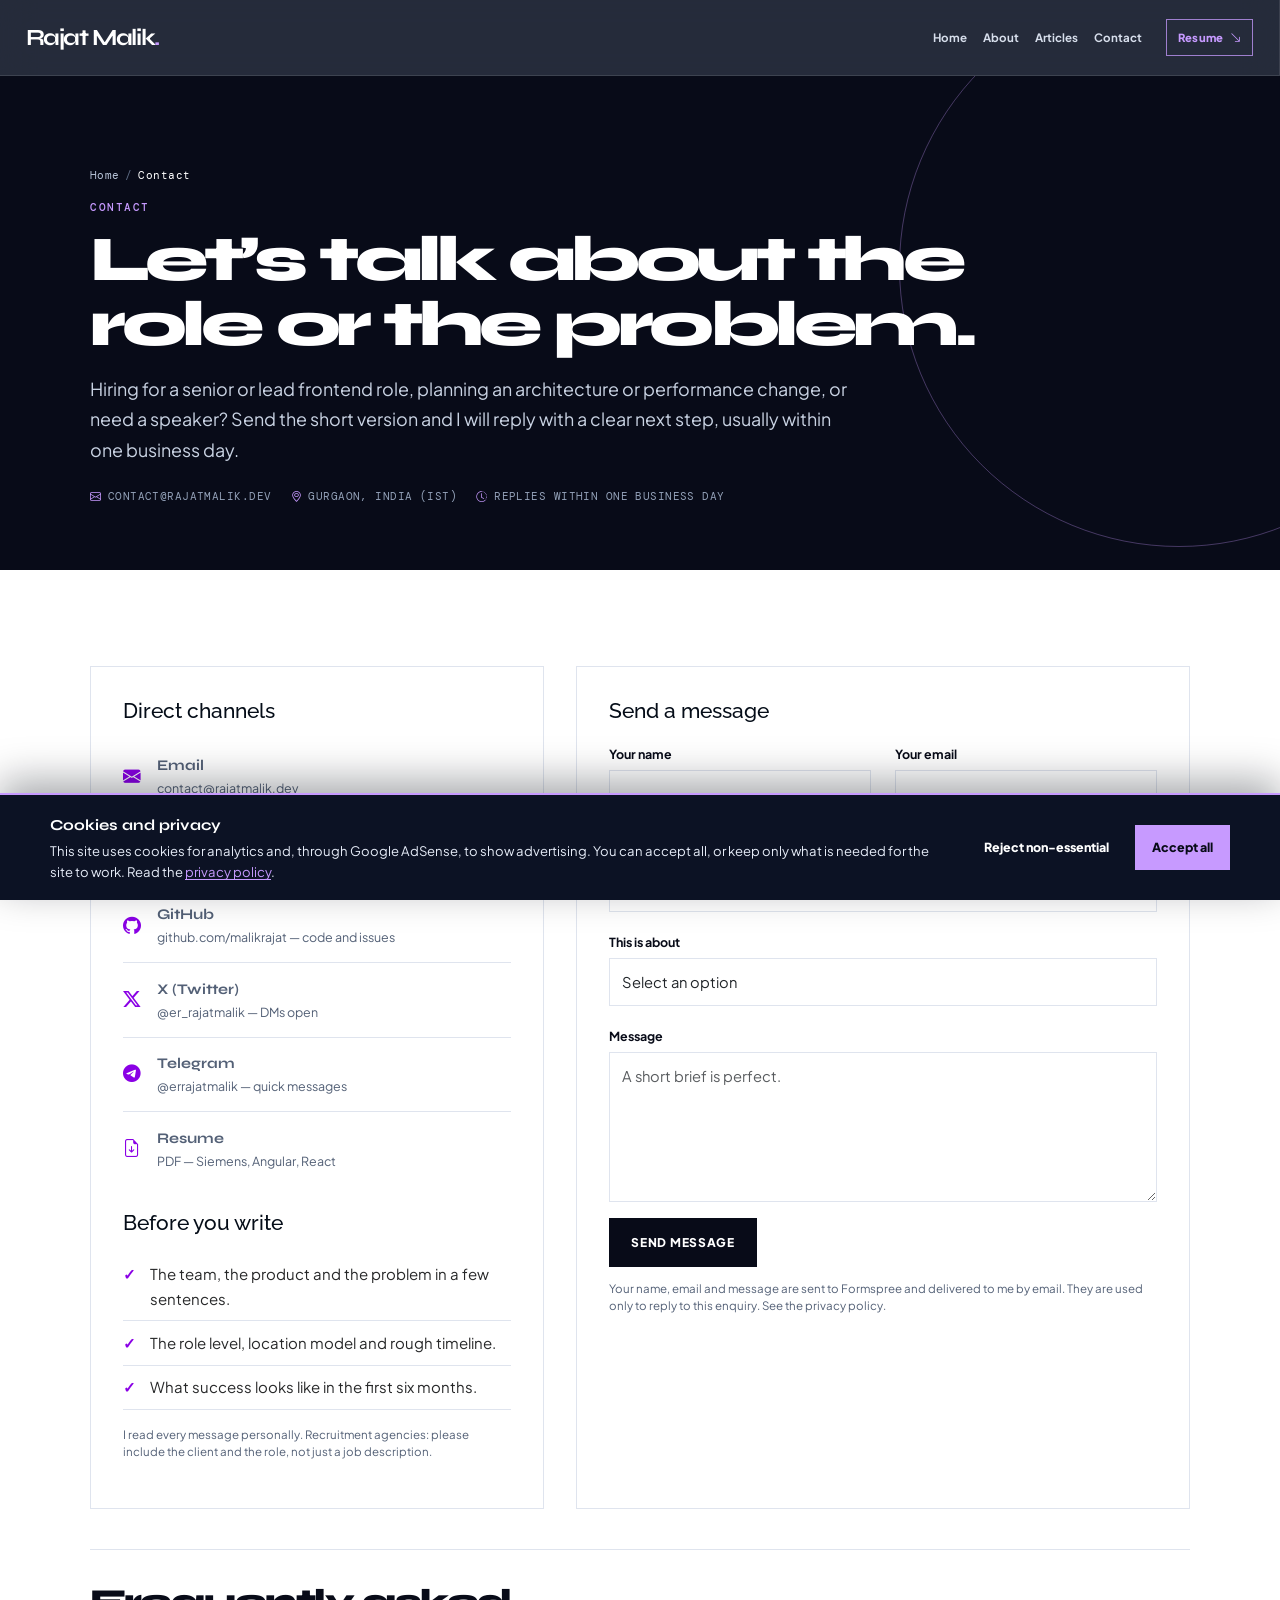
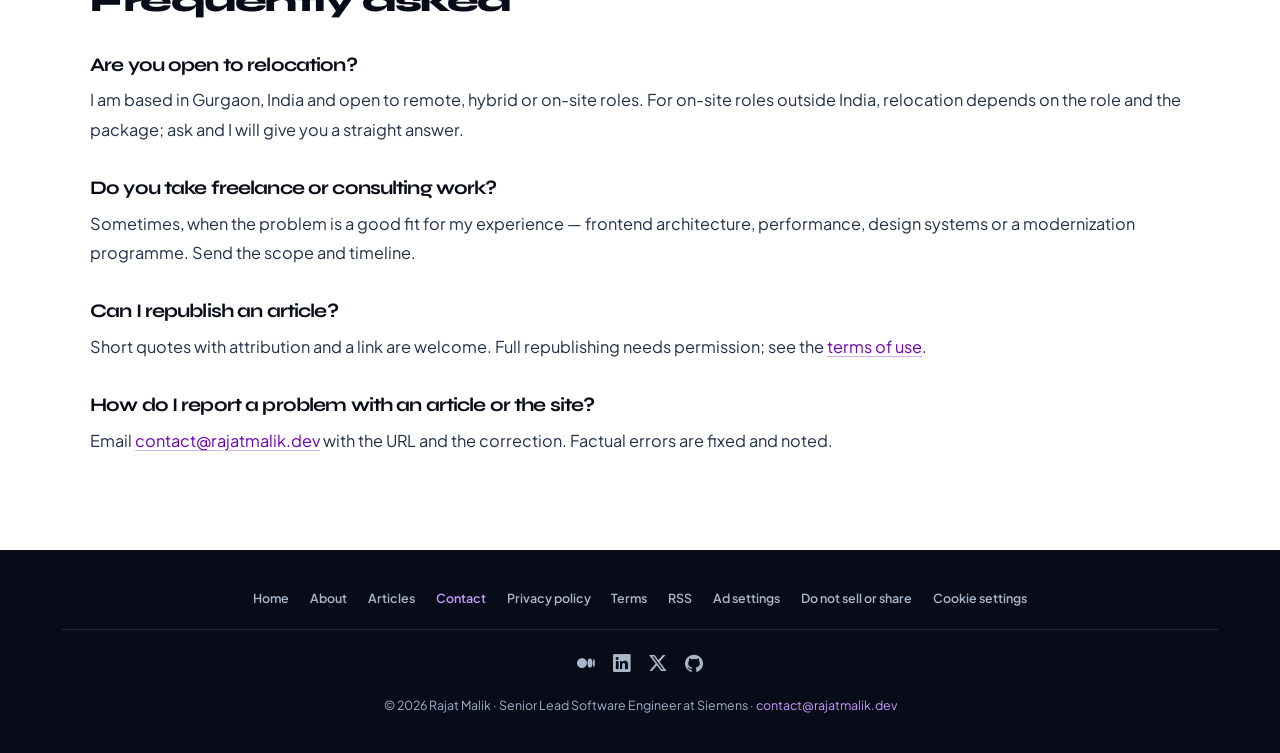
<file: contact.html>
<!DOCTYPE html>
<html lang="en">

<head>
  <meta charset="utf-8">
  <meta content="width=device-width, initial-scale=1.0" name="viewport">
  <title>Contact Rajat Malik — senior frontend roles, consulting and speaking</title>
  <meta name="description"
    content="Contact Rajat Malik about senior or lead frontend roles, architecture and performance work, speaking, or corrections. Email, LinkedIn, GitHub and a direct contact form.">
  <link href="https://rajatmalik.dev/contact.html" rel="canonical">
  <meta content="index, follow, max-image-preview:large, max-snippet:-1, max-video-preview:-1" name="robots">
  <meta content="Rajat Malik" name="author">
  <meta content="#080b18" name="theme-color">
  <meta content="ca-pub-4991682021863699" name="google-adsense-account">

  <meta content="Contact Rajat Malik" property="og:title">
  <meta content="Senior frontend roles, architecture and performance work, speaking, or corrections."
    property="og:description">
  <meta content="https://rajatmalik.dev/contact.html" property="og:url">
  <meta content="website" property="og:type">
  <meta content="Rajat Malik" property="og:site_name">
  <meta content="en" property="og:locale">
  <meta content="https://rajatmalik.dev/assets/img/post.png" property="og:image">
  <meta content="1200" property="og:image:width">
  <meta content="630" property="og:image:height">
  <meta content="Contact Rajat Malik" property="og:image:alt">
  <meta content="summary_large_image" name="twitter:card">
  <meta content="@er_rajatmalik" name="twitter:site">
  <meta content="@er_rajatmalik" name="twitter:creator">
  <meta content="Contact Rajat Malik" name="twitter:title">
  <meta content="Senior frontend roles, architecture and performance work, speaking, or corrections."
    name="twitter:description">
  <meta content="https://rajatmalik.dev/assets/img/post.png" name="twitter:image">

  <meta content="lTgQD1uJlZUR7Iqd2vCEJ54on_Gtxdhb-zX2o-NGDJQ" name="google-site-verification">

  <script src="/assets/js/consent-defaults.js"></script>
  <!-- Utility page: no AdSense script, no ad units and no Auto ads here. -->
  <script async src="https://www.googletagmanager.com/gtm.js?id=GTM-K533LRTH"></script>
  <script>
    gtag('js', new Date());
  </script>

  <link href="/assets/img/favicon.ico" rel="icon" sizes="any">
  <link href="/assets/img/icon-192.png" rel="icon" sizes="192x192" type="image/png">
  <link href="/assets/img/icon-512.png" rel="icon" sizes="512x512" type="image/png">
  <link href="/assets/img/apple-touch-icon.png" rel="apple-touch-icon" sizes="180x180">
  <link href="/manifest.webmanifest" rel="manifest">
  <link href="/feed.xml" rel="alternate" title="Rajat Malik — articles and notes" type="application/rss+xml">

  <link href="https://fonts.googleapis.com" rel="preconnect">
  <link crossorigin href="https://fonts.gstatic.com" rel="preconnect">
  <link
    href="https://fonts.googleapis.com/css2?family=Roboto:ital,wght@0,100;0,300;0,400;0,500;0,700;0,900;1,400&amp;family=Poppins:wght@0,300;0,400;0,500;0,600;0,700&amp;family=Raleway:wght@300;400;500;600;700&amp;family=DM+Mono&amp;family=Plus+Jakarta+Sans:wght@400;500;600;700;800&amp;family=Syne:wght@500;600;700;800&amp;display=swap"
    rel="stylesheet">

  <link href="/assets/vendor/bootstrap/css/bootstrap.min.css" rel="stylesheet">
  <link href="/assets/vendor/bootstrap-icons/bootstrap-icons.css" rel="stylesheet">
  <link href="/assets/css/main.css?v=20261117" rel="stylesheet">
  <link href="/assets/css/modern.css?v=20261117" rel="stylesheet">
  <link href="/assets/css/site-extras.css?v=5" rel="stylesheet">
  <link href="/assets/css/pages.css?v=4" rel="stylesheet">

  <script type="application/ld+json">
    {
      "@context": "https://schema.org",
      "@graph": [
        {
          "@type": "ContactPage",
          "@id": "https://rajatmalik.dev/contact.html#page",
          "url": "https://rajatmalik.dev/contact.html",
          "name": "Contact Rajat Malik",
          "description": "Contact Rajat Malik about senior or lead frontend roles, architecture and performance work, speaking, or corrections.",
          "inLanguage": "en",
          "isPartOf": { "@id": "https://rajatmalik.dev/#website" },
          "mainEntity": { "@id": "https://rajatmalik.dev/#person" }
        },
        {
          "@type": "Person",
          "@id": "https://rajatmalik.dev/#person",
          "name": "Rajat Malik",
          "url": "https://rajatmalik.dev/",
          "jobTitle": "Senior Lead Software Engineer",
          "worksFor": { "@type": "Organization", "name": "Siemens" },
          "email": "contact@rajatmalik.dev",
          "sameAs": [
            "https://www.linkedin.com/in/errajatmalik/",
            "https://github.com/malikrajat"
          ]
        },
        {
          "@type": "BreadcrumbList",
          "@id": "https://rajatmalik.dev/contact.html#breadcrumb",
          "itemListElement": [
            { "@type": "ListItem", "position": 1, "name": "Home", "item": "https://rajatmalik.dev/" },
            { "@type": "ListItem", "position": 2, "name": "Contact", "item": "https://rajatmalik.dev/contact.html" }
          ]
        }
      ]
    }
  </script>
</head>

<body class="page-body">
  <a class="skip-link" href="#main-content">Skip to content</a>

  <header class="header dark-background" id="header">
    <i aria-controls="navmenu" aria-expanded="false" aria-label="Open menu"
      class="header-toggle d-xl-none bi bi-list" role="button" tabindex="0"></i>
    <a class="logo d-flex align-items-center justify-content-center" href="/">
      <span class="sitename">Rajat Malik</span>
    </a>
    <nav aria-label="Primary" class="navmenu" id="navmenu">
      <ul>
        <li><a href="/">Home</a></li>
        <li><a href="/about.html">About</a></li>
        <li><a href="/articles/">Articles</a></li>
        <li><a aria-current="page" href="/contact.html">Contact</a></li>
      </ul>
    </nav>
    <div class="header-cta">
      <a class="header-resume" download href="/assets/Rajat-JS-React-Angular.pdf">Resume <i
          class="bi bi-arrow-down-right"></i></a>
      <p class="header-tagline">Senior Lead Software Engineer at <strong>Siemens</strong></p>
    </div>
  </header>

  <main class="page-main" id="main-content">
    <section class="page-hero">
      <div class="page-wrap">
        <nav aria-label="Breadcrumb" class="breadcrumbs">
          <ol>
            <li><a href="/">Home</a></li>
            <li><span aria-current="page">Contact</span></li>
          </ol>
        </nav>
        <p class="page-eyebrow">Contact</p>
        <h1>Let&rsquo;s talk about the role or the problem.</h1>
        <p class="page-lede">Hiring for a senior or lead frontend role, planning an architecture or performance
          change, or need a speaker? Send the short version and I will reply with a clear next step, usually within
          one business day.</p>
        <div class="article-meta">
          <span><i class="bi bi-envelope"></i> contact@rajatmalik.dev</span>
          <span><i class="bi bi-geo-alt"></i> Gurgaon, India (IST)</span>
          <span><i class="bi bi-clock-history"></i> Replies within one business day</span>
        </div>
      </div>
    </section>

    <section class="page-section">
      <div class="page-wrap">
        <div class="contact-grid">
          <div class="contact-panel">
            <h2>Direct channels</h2>
            <ul class="channel-list">
              <li>
                <a href="mailto:contact@rajatmalik.dev?subject=Frontend%20role%20or%20project%20enquiry">
                  <i class="bi bi-envelope-fill"></i>
                  <span><strong>Email</strong><span>contact@rajatmalik.dev</span></span>
                </a>
              </li>
              <li>
                <a href="https://www.linkedin.com/in/errajatmalik/" rel="noopener" target="_blank">
                  <i class="bi bi-linkedin"></i>
                  <span><strong>LinkedIn</strong><span>in/errajatmalik &mdash; recruiter messages welcome</span></span>
                </a>
              </li>
              <li>
                <a href="https://github.com/malikrajat" rel="noopener" target="_blank">
                  <i class="bi bi-github"></i>
                  <span><strong>GitHub</strong><span>github.com/malikrajat &mdash; code and issues</span></span>
                </a>
              </li>
              <li>
                <a href="https://twitter.com/er_rajatmalik" rel="noopener" target="_blank">
                  <i class="bi bi-twitter-x"></i>
                  <span><strong>X (Twitter)</strong><span>@er_rajatmalik &mdash; DMs open</span></span>
                </a>
              </li>
              <li>
                <a href="https://t.me/errajatmalik" rel="noopener" target="_blank">
                  <i class="bi bi-telegram"></i>
                  <span><strong>Telegram</strong><span>@errajatmalik &mdash; quick messages</span></span>
                </a>
              </li>
              <li>
                <a download href="/assets/Rajat-JS-React-Angular.pdf">
                  <i class="bi bi-file-earmark-arrow-down"></i>
                  <span><strong>Resume</strong><span>PDF &mdash; Siemens, Angular, React</span></span>
                </a>
              </li>
            </ul>

            <h2 style="margin-top:1.6rem">Before you write</h2>
            <ul class="checklist">
              <li>The team, the product and the problem in a few sentences.</li>
              <li>The role level, location model and rough timeline.</li>
              <li>What success looks like in the first six months.</li>
            </ul>
            <p class="form-note">I read every message personally. Recruitment agencies: please include the client and
              the role, not just a job description.</p>
          </div>

          <div class="contact-panel">
            <h2>Send a message</h2>
            <form action="https://formspree.io/f/mpwzqzge" method="post">
              <div class="row gy-3">
                <div class="col-md-6">
                  <label for="contact-name">Your name</label>
                  <input autocomplete="name" class="form-control" id="contact-name" name="name" required type="text">
                </div>
                <div class="col-md-6">
                  <label for="contact-email">Your email</label>
                  <input autocomplete="email" class="form-control" id="contact-email" name="email" required
                    type="email">
                </div>
                <div class="col-12">
                  <label for="contact-subject">Subject</label>
                  <input class="form-control" id="contact-subject" name="subject" required type="text">
                </div>
                <div class="col-12">
                  <label for="contact-topic">This is about</label>
                  <select class="form-control" id="contact-topic" name="enquiry_type" required>
                    <option disabled selected value="">Select an option</option>
                    <option value="full-time">A full-time role at your company</option>
                    <option value="lead-role">A senior / lead frontend position</option>
                    <option value="interview">An interview or screening call</option>
                    <option value="speaking">A speaking or workshop engagement</option>
                    <option value="correction">A correction or editorial question</option>
                    <option value="other">Something else</option>
                  </select>
                </div>
                <div class="col-12">
                  <label for="contact-message">Message</label>
                  <textarea class="form-control" id="contact-message" name="message" required
                    placeholder="A short brief is perfect."></textarea>
                </div>
                <div class="col-12">
                  <button type="submit">Send message</button>
                  <p class="form-note">Your name, email and message are sent to Formspree and delivered to me by
                    email. They are used only to reply to this enquiry. See the
                    <a href="/privacy-policy.html">privacy policy</a>.</p>
                </div>
              </div>
            </form>
          </div>
        </div>

        <div class="prose" style="margin-top:2.5rem">
          <h2>Frequently asked</h2>
          <h3>Are you open to relocation?</h3>
          <p>I am based in Gurgaon, India and open to remote, hybrid or on-site roles. For on-site roles outside India,
            relocation depends on the role and the package; ask and I will give you a straight answer.</p>
          <h3>Do you take freelance or consulting work?</h3>
          <p>Sometimes, when the problem is a good fit for my experience &mdash; frontend architecture, performance,
            design systems or a modernization programme. Send the scope and timeline.</p>
          <h3>Can I republish an article?</h3>
          <p>Short quotes with attribution and a link are welcome. Full republishing needs permission; see the
            <a href="/terms.html">terms of use</a>.</p>
          <h3>How do I report a problem with an article or the site?</h3>
          <p>Email <a href="mailto:contact@rajatmalik.dev?subject=Correction">contact@rajatmalik.dev</a> with the URL
            and the correction. Factual errors are fixed and noted.</p>
        </div>
      </div>
    </section>
  </main>

  <footer class="footer light-background position-relative" id="footer">
    <div class="container">
      <nav aria-label="Footer" class="footer-nav">
        <a href="/">Home</a>
        <a href="/about.html">About</a>
        <a href="/articles/">Articles</a>
        <a aria-current="page" href="/contact.html">Contact</a>
        <a href="/privacy-policy.html">Privacy policy</a>
        <a href="/terms.html">Terms</a>
        <a href="/feed.xml">RSS</a>
        <a href="https://www.google.com/settings/ads" rel="noopener" target="_blank">Ad settings</a>
        <a href="/privacy-policy.html#california">Do not sell or share</a>
        <button data-cookie-settings type="button">Cookie settings</button>
      </nav>
      <div class="copyright text-center">
        <a class="medium" href="https://medium.com/@codewithrajat" rel="noopener" target="_blank" title="Medium"><i
            class="bi bi-medium"></i></a>
        <a class="linkedin" href="https://www.linkedin.com/in/errajatmalik/" rel="noopener" target="_blank"
          title="LinkedIn"><i class="bi bi-linkedin"></i></a>
        <a class="twitter" href="https://twitter.com/er_rajatmalik" rel="noopener" target="_blank" title="X"><i
            class="bi bi-twitter-x"></i></a>
        <a class="Github" href="https://github.com/malikrajat" rel="noopener" target="_blank" title="GitHub"><i
            class="bi bi-github"></i></a>
      </div>
      <p class="footer-legal">&copy; <span data-year>2026</span> Rajat Malik &middot; Senior Lead Software Engineer at
        Siemens &middot; <a href="mailto:contact@rajatmalik.dev">contact@rajatmalik.dev</a></p>
    </div>
  </footer>

  <a class="scroll-top d-flex align-items-center justify-content-center" href="#"><i class="bi bi-arrow-up-short"
      aria-hidden="true"></i><span class="visually-hidden">Back to top</span></a>

  <script src="/assets/js/pages.js"></script>
  <script src="/assets/js/consent.js"></script>
</body>

</html>
</file>
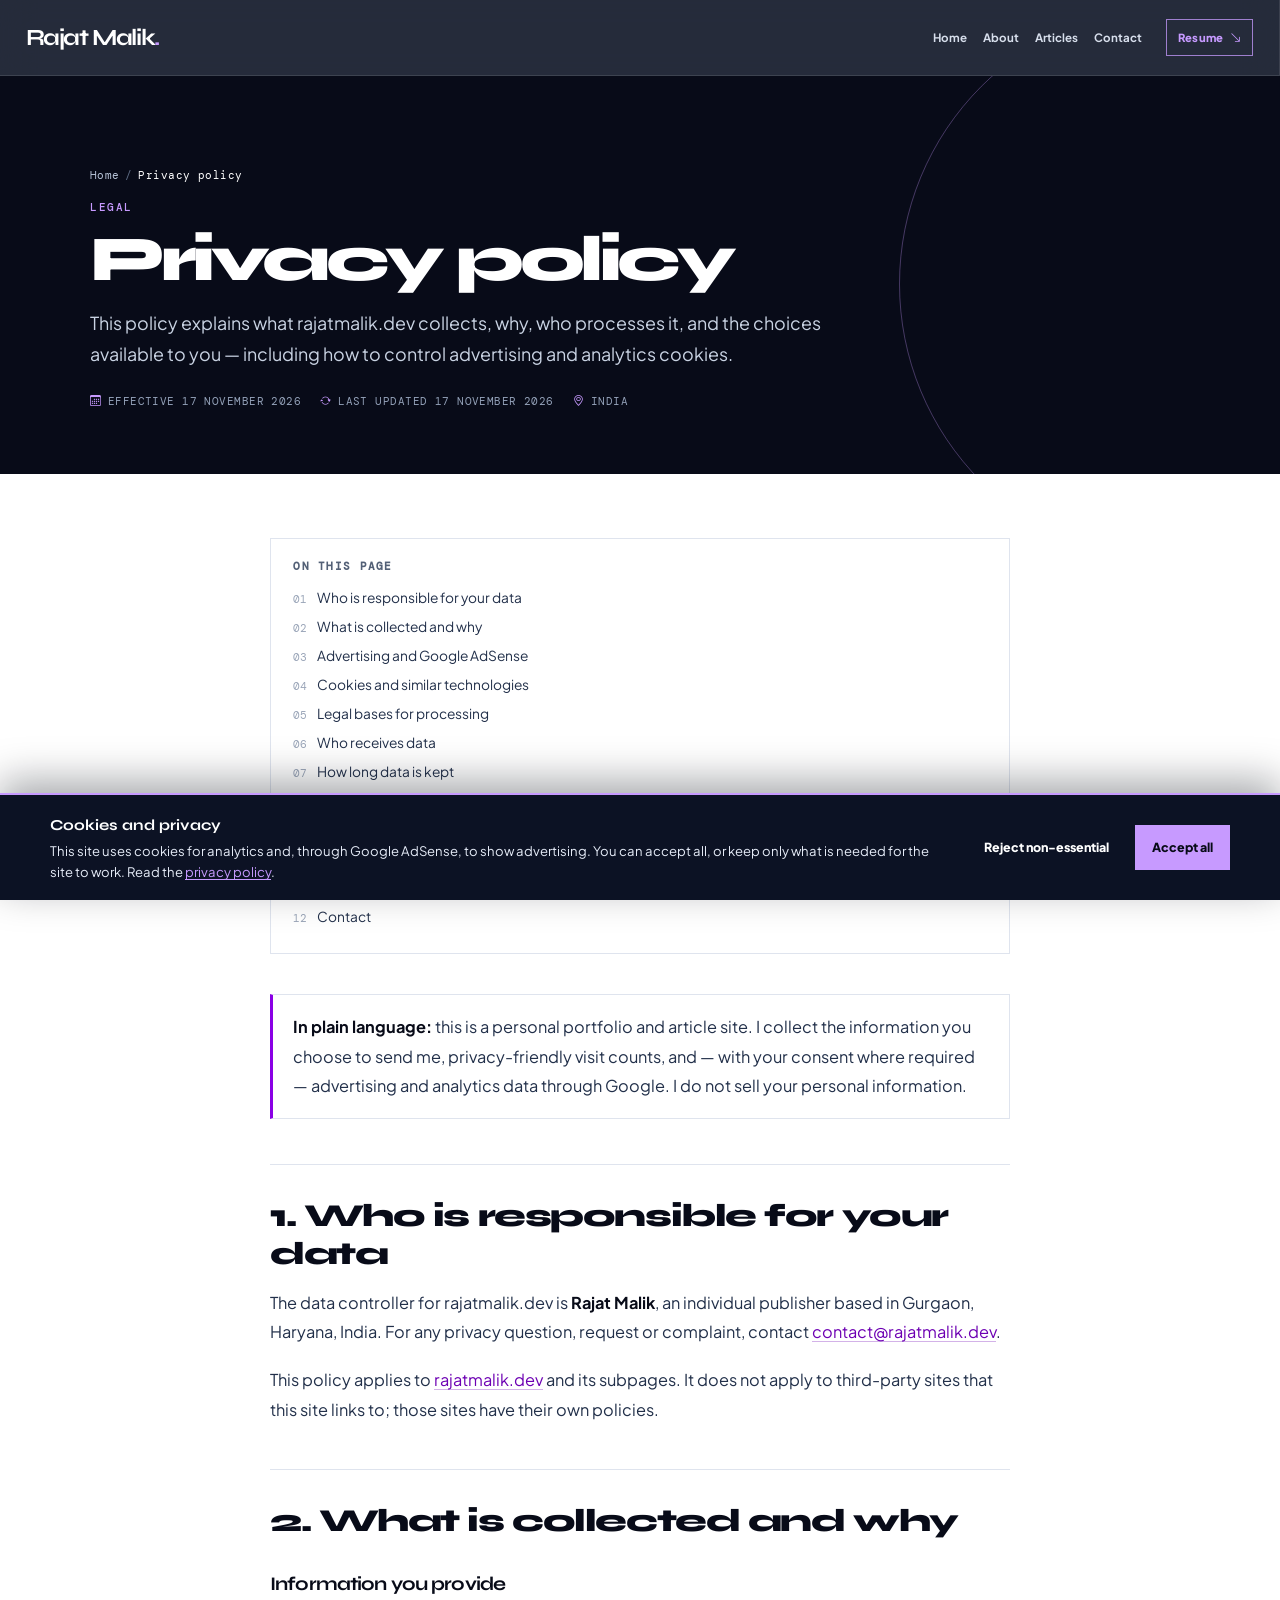
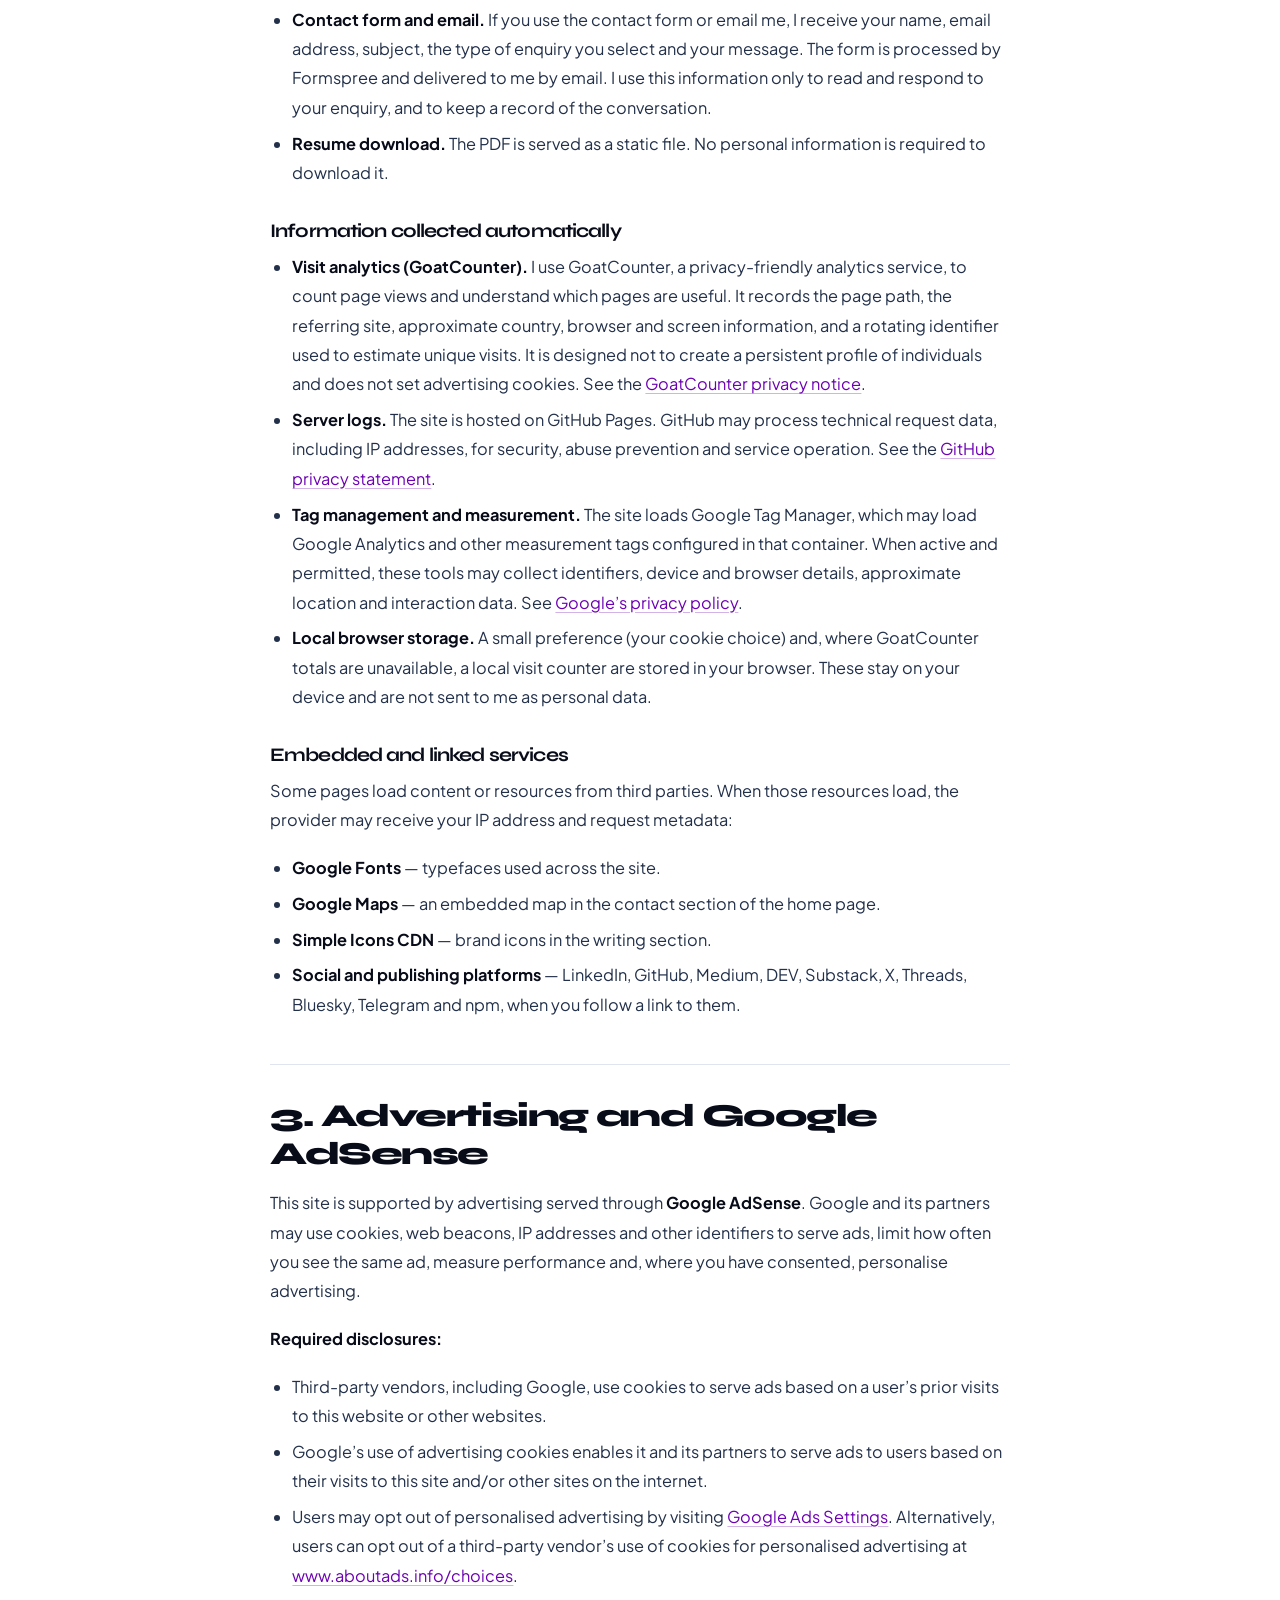
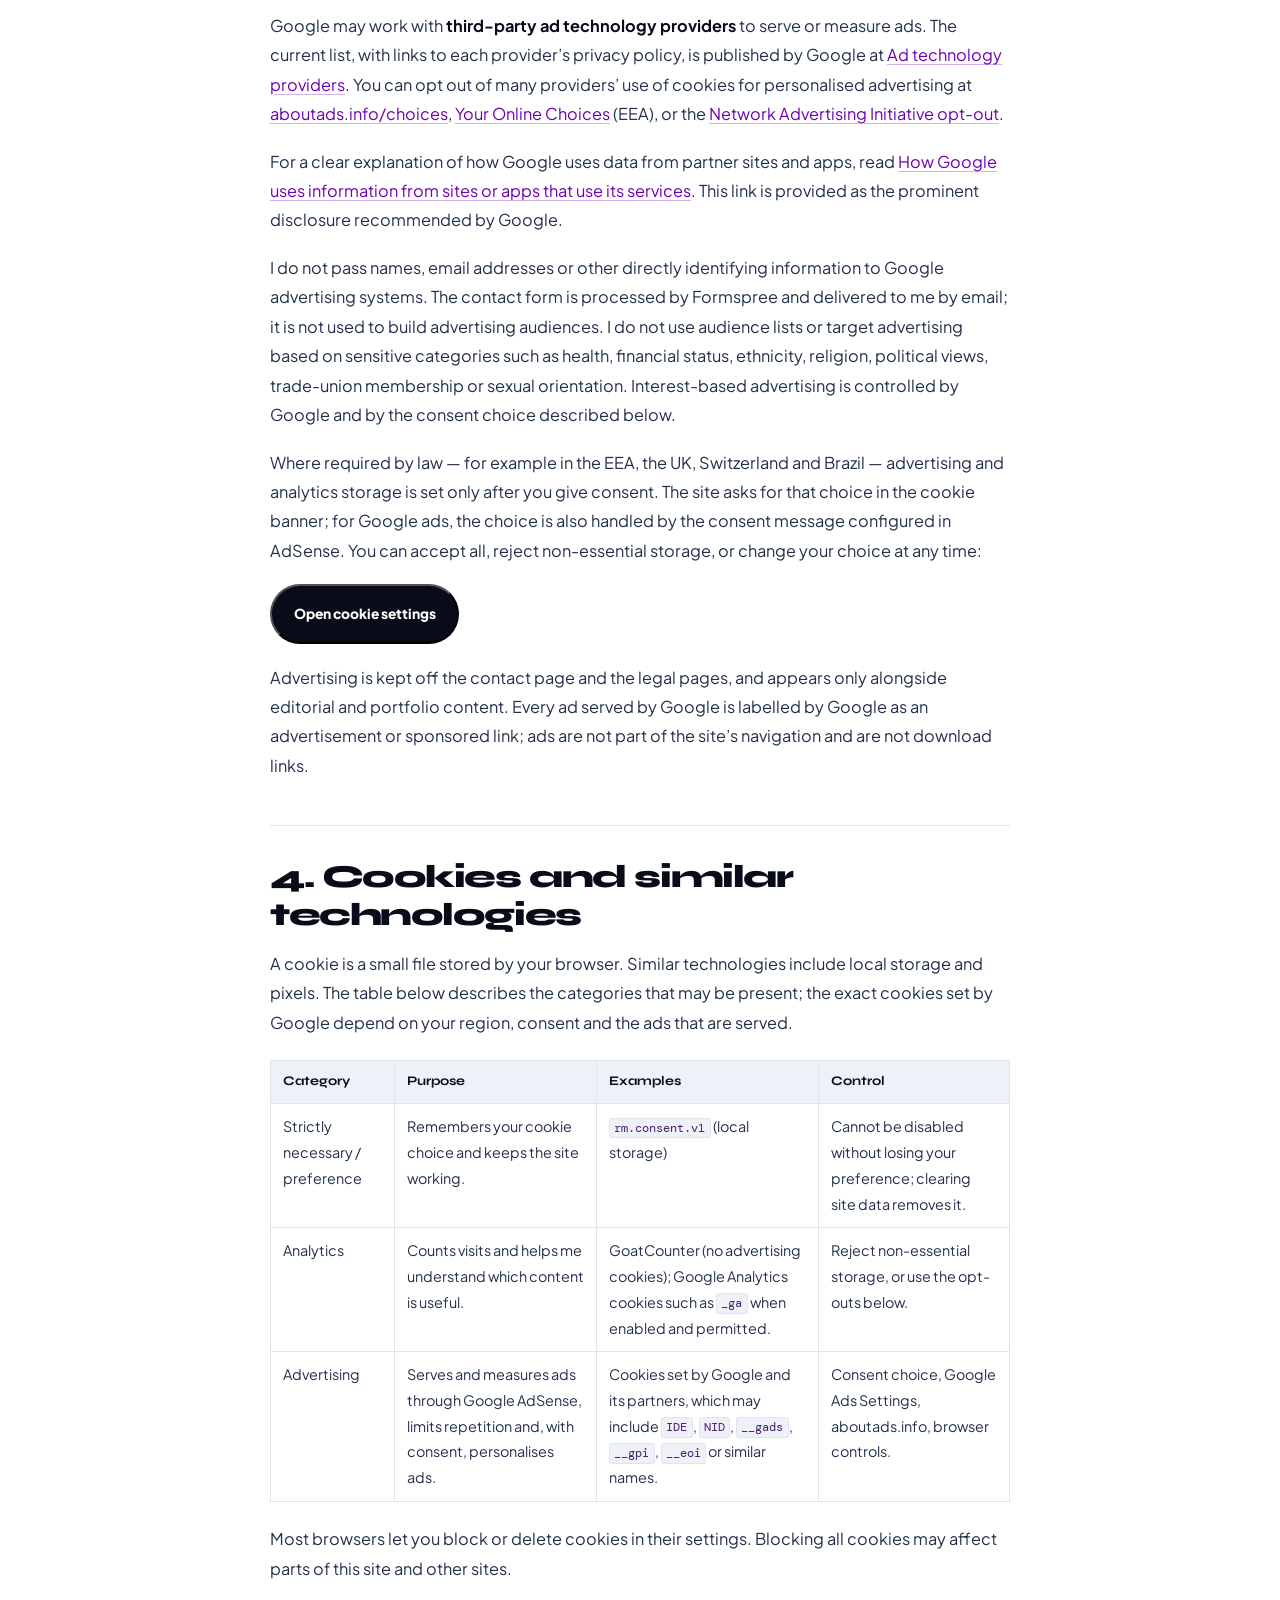
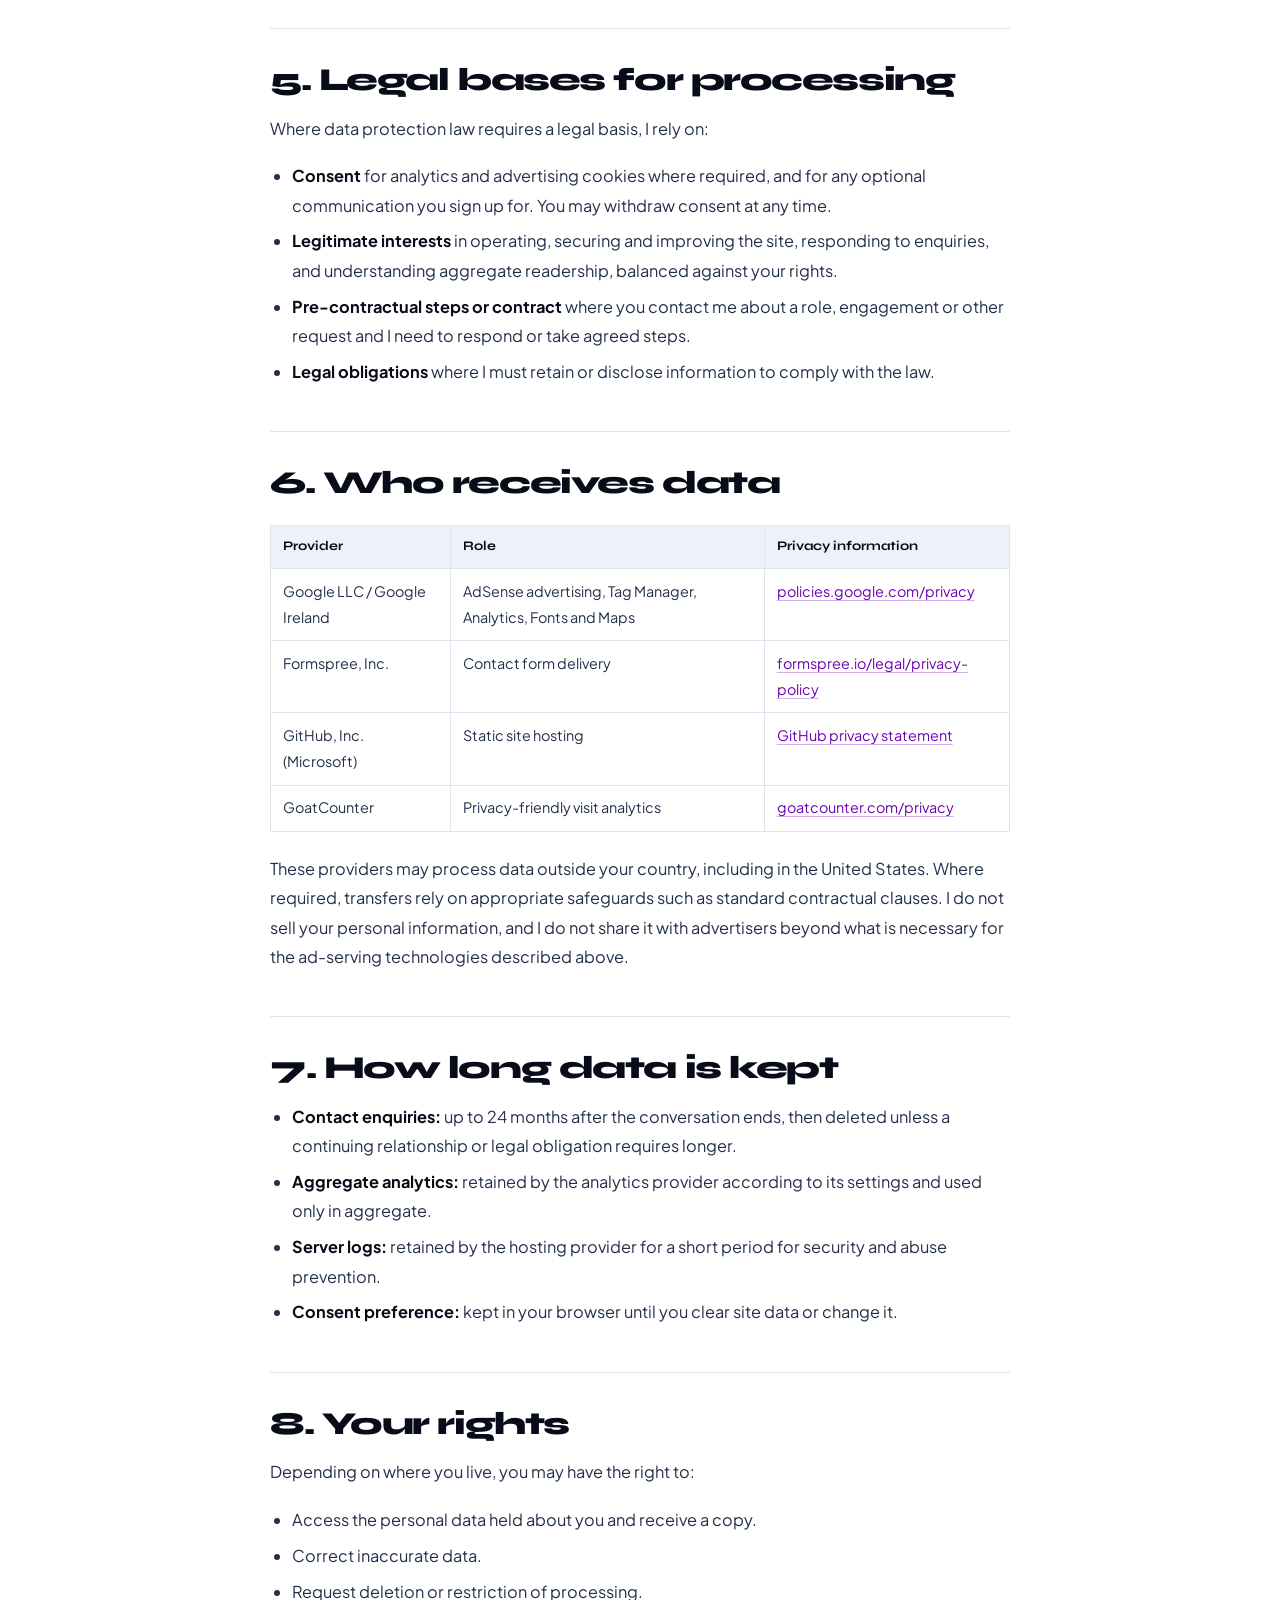
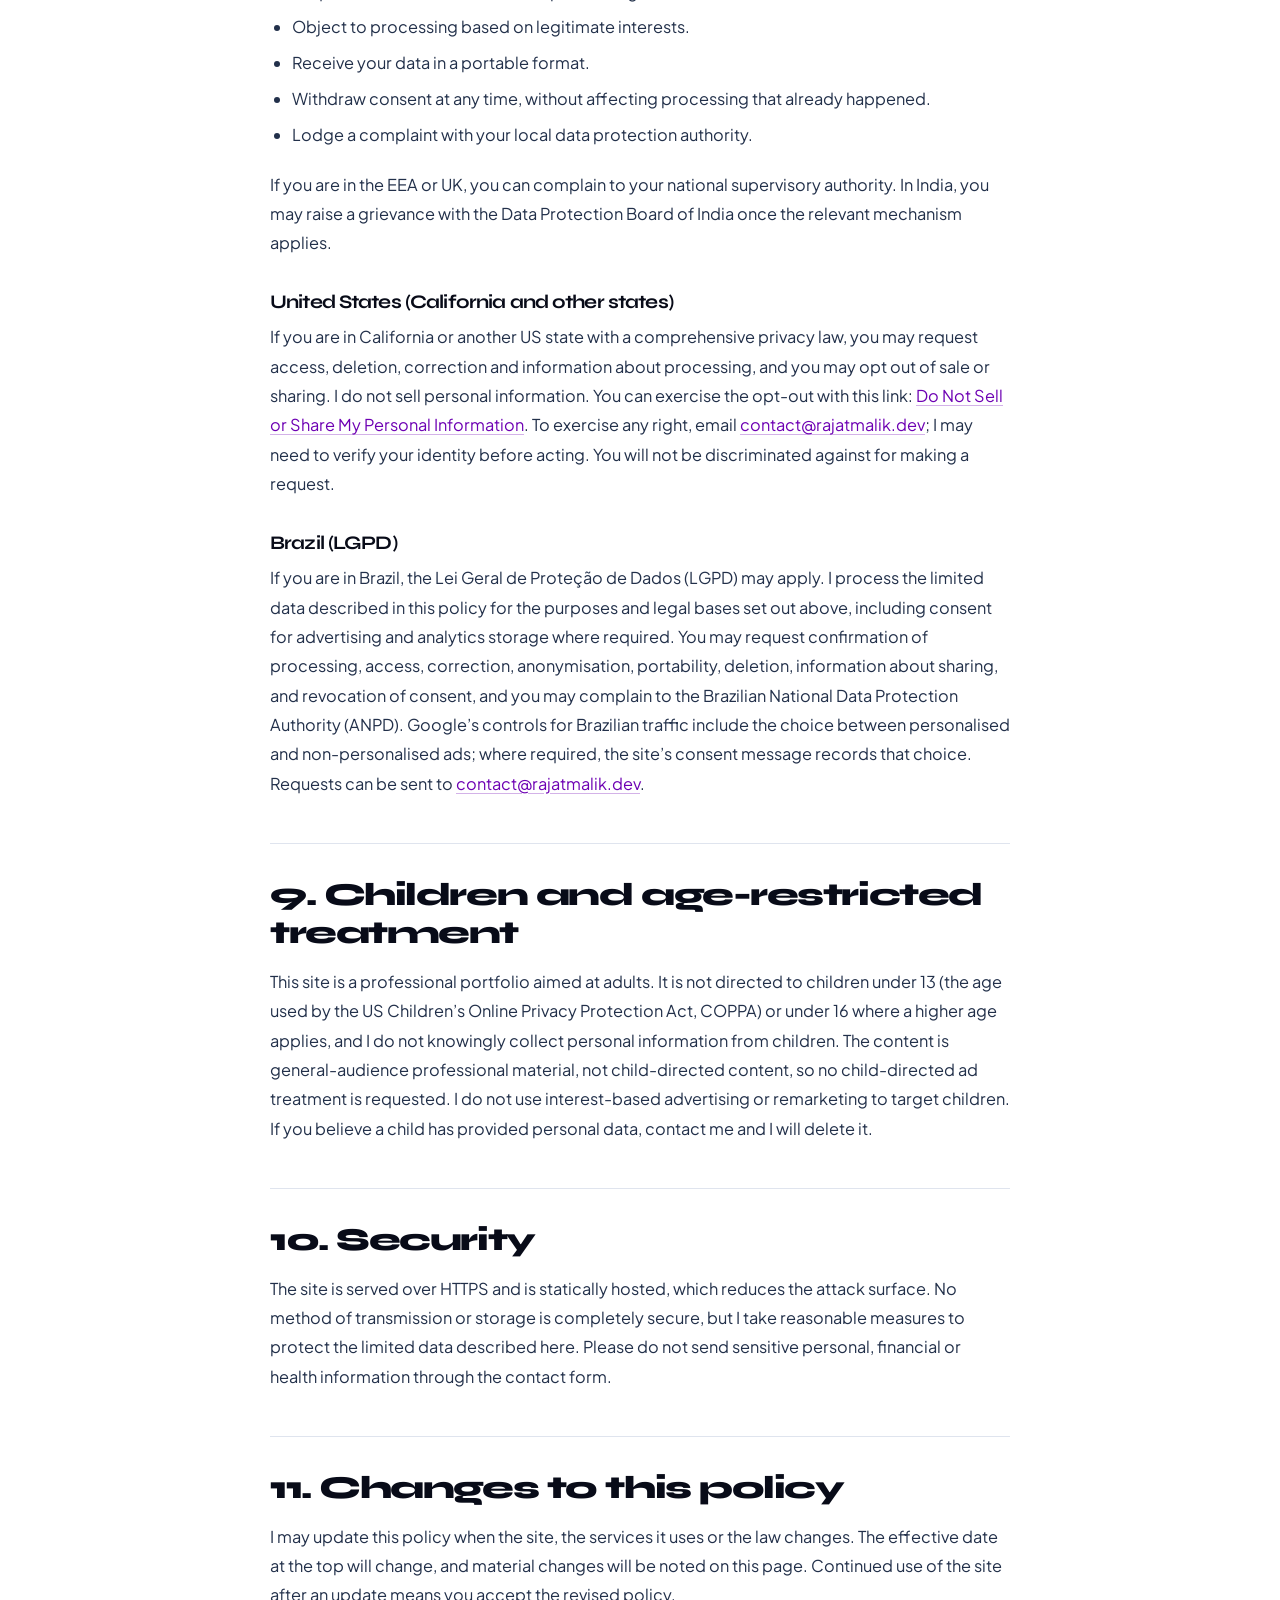
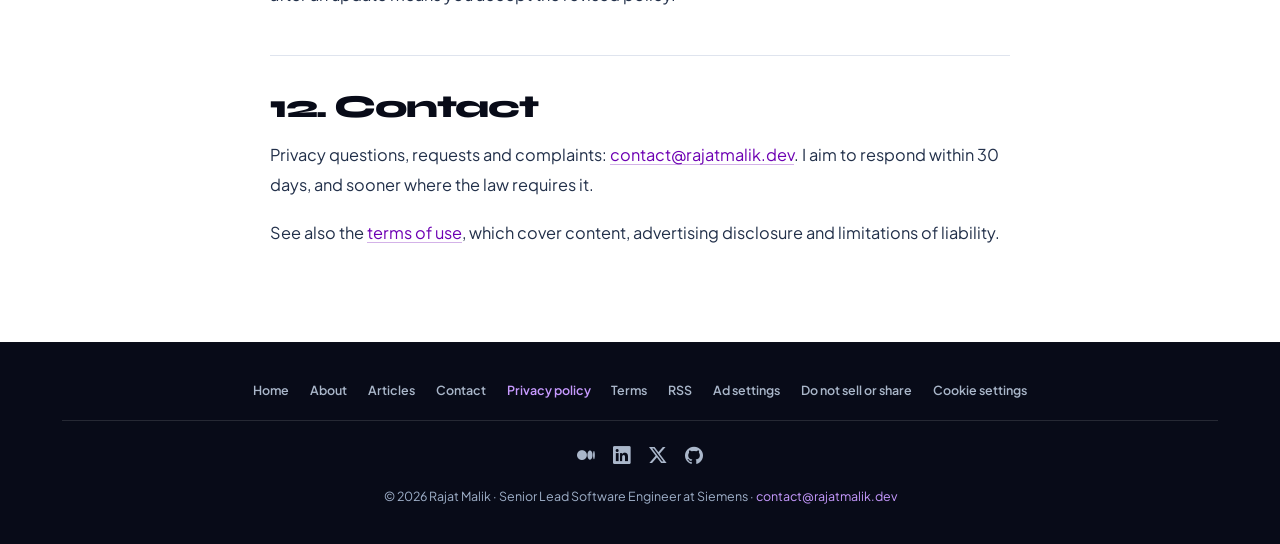
<file: privacy-policy.html>
<!DOCTYPE html>
<html lang="en">

<head>
  <meta charset="utf-8">
  <meta content="width=device-width, initial-scale=1.0" name="viewport">
  <title>Privacy policy | Rajat Malik</title>
  <meta name="description"
    content="How rajatmalik.dev handles personal data, cookies, analytics and advertising, including Google AdSense, your privacy rights and how to change your consent choices.">
  <link href="https://rajatmalik.dev/privacy-policy.html" rel="canonical">
  <meta content="index, follow, max-image-preview:large, max-snippet:-1" name="robots">
  <meta content="Rajat Malik" name="author">
  <meta content="#080b18" name="theme-color">
  <meta content="ca-pub-4991682021863699" name="google-adsense-account">

  <meta content="Privacy policy | Rajat Malik" property="og:title">
  <meta content="How this site handles personal data, cookies, analytics and advertising."
    property="og:description">
  <meta content="https://rajatmalik.dev/privacy-policy.html" property="og:url">
  <meta content="website" property="og:type">
  <meta content="Rajat Malik" property="og:site_name">
  <meta content="en" property="og:locale">
  <meta content="https://rajatmalik.dev/assets/img/post.png" property="og:image">
  <meta content="1200" property="og:image:width">
  <meta content="630" property="og:image:height">
  <meta content="Privacy policy" property="og:image:alt">
  <meta content="summary_large_image" name="twitter:card">
  <meta content="@er_rajatmalik" name="twitter:site">
  <meta content="@er_rajatmalik" name="twitter:creator">
  <meta content="Privacy policy | Rajat Malik" name="twitter:title">
  <meta content="How this site handles personal data, cookies, analytics and advertising."
    name="twitter:description">
  <meta content="https://rajatmalik.dev/assets/img/post.png" name="twitter:image">

  <meta content="lTgQD1uJlZUR7Iqd2vCEJ54on_Gtxdhb-zX2o-NGDJQ" name="google-site-verification">

  <script src="/assets/js/consent-defaults.js"></script>
  <!-- Utility page: no AdSense script, no ad units and no Auto ads here. -->
  <script async src="https://www.googletagmanager.com/gtm.js?id=GTM-K533LRTH"></script>
  <script>
    gtag('js', new Date());
  </script>

  <link href="/assets/img/favicon.ico" rel="icon" sizes="any">
  <link href="/assets/img/icon-192.png" rel="icon" sizes="192x192" type="image/png">
  <link href="/assets/img/icon-512.png" rel="icon" sizes="512x512" type="image/png">
  <link href="/assets/img/apple-touch-icon.png" rel="apple-touch-icon" sizes="180x180">
  <link href="/manifest.webmanifest" rel="manifest">
  <link href="/feed.xml" rel="alternate" title="Rajat Malik — articles and notes" type="application/rss+xml">

  <link href="https://fonts.googleapis.com" rel="preconnect">
  <link crossorigin href="https://fonts.gstatic.com" rel="preconnect">
  <link
    href="https://fonts.googleapis.com/css2?family=Roboto:ital,wght@0,100;0,300;0,400;0,500;0,700;0,900;1,400&amp;family=Poppins:wght@0,300;0,400;0,500;0,600;0,700&amp;family=Raleway:wght@300;400;500;600;700&amp;family=DM+Mono&amp;family=Plus+Jakarta+Sans:wght@400;500;600;700;800&amp;family=Syne:wght@500;600;700;800&amp;display=swap"
    rel="stylesheet">

  <link href="/assets/vendor/bootstrap/css/bootstrap.min.css" rel="stylesheet">
  <link href="/assets/vendor/bootstrap-icons/bootstrap-icons.css" rel="stylesheet">
  <link href="/assets/css/main.css?v=20261117" rel="stylesheet">
  <link href="/assets/css/modern.css?v=20261117" rel="stylesheet">
  <link href="/assets/css/site-extras.css?v=5" rel="stylesheet">
  <link href="/assets/css/pages.css?v=4" rel="stylesheet">
</head>

<body class="page-body">
  <a class="skip-link" href="#main-content">Skip to content</a>

  <header class="header dark-background" id="header">
    <i aria-controls="navmenu" aria-expanded="false" aria-label="Open menu"
      class="header-toggle d-xl-none bi bi-list" role="button" tabindex="0"></i>
    <a class="logo d-flex align-items-center justify-content-center" href="/">
      <span class="sitename">Rajat Malik</span>
    </a>
    <nav aria-label="Primary" class="navmenu" id="navmenu">
      <ul>
        <li><a href="/">Home</a></li>
        <li><a href="/about.html">About</a></li>
        <li><a href="/articles/">Articles</a></li>
        <li><a href="/contact.html">Contact</a></li>
      </ul>
    </nav>
    <div class="header-cta">
      <a class="header-resume" download href="/assets/Rajat-JS-React-Angular.pdf">Resume <i
          class="bi bi-arrow-down-right"></i></a>
      <p class="header-tagline">Senior Lead Software Engineer at <strong>Siemens</strong></p>
    </div>
  </header>

  <main class="page-main" id="main-content">
    <section class="page-hero">
      <div class="page-wrap">
        <nav aria-label="Breadcrumb" class="breadcrumbs">
          <ol>
            <li><a href="/">Home</a></li>
            <li><span aria-current="page">Privacy policy</span></li>
          </ol>
        </nav>
        <p class="page-eyebrow">Legal</p>
        <h1>Privacy policy</h1>
        <p class="page-lede">This policy explains what rajatmalik.dev collects, why, who processes it, and the
          choices available to you &mdash; including how to control advertising and analytics cookies.</p>
        <div class="article-meta">
          <span><i class="bi bi-calendar3"></i> Effective 17 November 2026</span>
          <span><i class="bi bi-arrow-repeat"></i> Last updated 17 November 2026</span>
          <span><i class="bi bi-geo-alt"></i> India</span>
        </div>
      </div>
    </section>

    <section class="page-section">
      <div class="page-wrap page-narrow">
        <nav aria-label="On this page" class="toc" data-toc>
          <p class="toc-title">On this page</p>
        </nav>

        <article class="prose">
          <div class="callout">
            <p><strong>In plain language:</strong> this is a personal portfolio and article site. I collect the
              information you choose to send me, privacy-friendly visit counts, and &mdash; with your consent where
              required &mdash; advertising and analytics data through Google. I do not sell your personal
              information.</p>
          </div>

          <h2>1. Who is responsible for your data</h2>
          <p>The data controller for rajatmalik.dev is <strong>Rajat Malik</strong>, an individual publisher based in
            Gurgaon, Haryana, India. For any privacy question, request or complaint, contact
            <a href="mailto:contact@rajatmalik.dev?subject=Privacy%20request">contact@rajatmalik.dev</a>.</p>
          <p>This policy applies to <a href="https://rajatmalik.dev/">rajatmalik.dev</a> and its subpages. It does not
            apply to third-party sites that this site links to; those sites have their own policies.</p>

          <h2>2. What is collected and why</h2>
          <h3>Information you provide</h3>
          <ul>
            <li><strong>Contact form and email.</strong> If you use the contact form or email me, I receive your name,
              email address, subject, the type of enquiry you select and your message. The form is processed by
              Formspree and delivered to me by email. I use this information only to read and respond to your enquiry,
              and to keep a record of the conversation.</li>
            <li><strong>Resume download.</strong> The PDF is served as a static file. No personal information is
              required to download it.</li>
          </ul>

          <h3>Information collected automatically</h3>
          <ul>
            <li><strong>Visit analytics (GoatCounter).</strong> I use GoatCounter, a privacy-friendly analytics
              service, to count page views and understand which pages are useful. It records the page path, the
              referring site, approximate country, browser and screen information, and a rotating identifier used to
              estimate unique visits. It is designed not to create a persistent profile of individuals and does not
              set advertising cookies. See the <a href="https://www.goatcounter.com/privacy" rel="noopener"
                target="_blank">GoatCounter privacy notice</a>.</li>
            <li><strong>Server logs.</strong> The site is hosted on GitHub Pages. GitHub may process technical request
              data, including IP addresses, for security, abuse prevention and service operation. See the
              <a href="https://docs.github.com/en/site-policy/privacy-policies/github-general-privacy-statement"
                rel="noopener" target="_blank">GitHub privacy statement</a>.</li>
            <li><strong>Tag management and measurement.</strong> The site loads Google Tag Manager, which may load
              Google Analytics and other measurement tags configured in that container. When active and permitted,
              these tools may collect identifiers, device and browser details,
              approximate location and interaction data. See
              <a href="https://policies.google.com/privacy" rel="noopener" target="_blank">Google&rsquo;s privacy
                policy</a>.</li>
            <li><strong>Local browser storage.</strong> A small preference (your cookie choice) and, where GoatCounter
              totals are unavailable, a local visit counter are stored in your browser. These stay on your device and
              are not sent to me as personal data.</li>
          </ul>

          <h3>Embedded and linked services</h3>
          <p>Some pages load content or resources from third parties. When those resources load, the provider may
            receive your IP address and request metadata:</p>
          <ul>
            <li><strong>Google Fonts</strong> &mdash; typefaces used across the site.</li>
            <li><strong>Google Maps</strong> &mdash; an embedded map in the contact section of the home page.</li>
            <li><strong>Simple Icons CDN</strong> &mdash; brand icons in the writing section.</li>
            <li><strong>Social and publishing platforms</strong> &mdash; LinkedIn, GitHub, Medium, DEV, Substack, X,
              Threads, Bluesky, Telegram and npm, when you follow a link to them.</li>
          </ul>

          <h2 id="advertising">3. Advertising and Google AdSense</h2>
          <p>This site is supported by advertising served through <strong>Google AdSense</strong>. Google and its
            partners may use cookies, web beacons, IP addresses and other identifiers to serve ads, limit how often you
            see the same ad, measure performance and, where you have consented, personalise advertising.</p>
          <p><strong>Required disclosures:</strong></p>
          <ul>
            <li>Third-party vendors, including Google, use cookies to serve ads based on a user&rsquo;s prior visits to
              this website or other websites.</li>
            <li>Google&rsquo;s use of advertising cookies enables it and its partners to serve ads to users based on
              their visits to this site and/or other sites on the internet.</li>
            <li>Users may opt out of personalised advertising by visiting
              <a href="https://www.google.com/settings/ads" rel="noopener" target="_blank">Google Ads Settings</a>.
              Alternatively, users can opt out of a third-party vendor&rsquo;s use of cookies for personalised
              advertising at <a href="https://www.aboutads.info/choices/" rel="noopener"
                target="_blank">www.aboutads.info/choices</a>.</li>
          </ul>
          <p>Google may work with <strong>third-party ad technology providers</strong> to serve or measure ads. The
            current list, with links to each provider&rsquo;s privacy policy, is published by Google at
            <a href="https://support.google.com/adsense/answer/9012903" rel="noopener" target="_blank">Ad technology
              providers</a>. You can opt out of many providers&rsquo; use of cookies for personalised advertising at
            <a href="https://www.aboutads.info/choices/" rel="noopener" target="_blank">aboutads.info/choices</a>,
            <a href="https://www.youronlinechoices.eu/" rel="noopener" target="_blank">Your Online Choices</a> (EEA),
            or the <a href="https://optout.networkadvertising.org/" rel="noopener" target="_blank">Network Advertising
              Initiative opt-out</a>.</p>
          <p>For a clear explanation of how Google uses data from partner sites and apps, read
            <a href="https://policies.google.com/technologies/partner-sites" rel="noopener" target="_blank">How Google
              uses information from sites or apps that use its services</a>. This link is provided as the prominent
            disclosure recommended by Google.</p>
          <p>I do not pass names, email addresses or other directly identifying information to Google advertising
            systems. The contact form is processed by Formspree and delivered to me by email; it is not used to build
            advertising audiences. I do not use audience lists or target advertising based on sensitive categories such
            as health, financial status, ethnicity, religion, political views, trade-union membership or sexual
            orientation. Interest-based advertising is controlled by Google and by the consent choice described below.
          </p>
          <p>Where required by law &mdash; for example in the EEA, the UK, Switzerland and Brazil &mdash; advertising
            and analytics storage is set only after you give consent. The site asks for that choice in the cookie
            banner; for Google ads, the choice is also handled by the consent message configured in AdSense. You can
            accept all, reject non-essential storage, or change your choice at any time:</p>
          <p><button class="button button-dark" data-cookie-settings type="button">Open cookie settings</button></p>
          <p>Advertising is kept off the contact page and the legal pages, and appears only alongside editorial and
            portfolio content. Every ad served by Google is labelled by Google as an advertisement or sponsored link;
            ads are not part of the site&rsquo;s navigation and are not download links.</p>

          <h2>4. Cookies and similar technologies</h2>
          <p>A cookie is a small file stored by your browser. Similar technologies include local storage and pixels.
            The table below describes the categories that may be present; the exact cookies set by Google depend on
            your region, consent and the ads that are served.</p>
          <table>
            <thead>
              <tr>
                <th>Category</th>
                <th>Purpose</th>
                <th>Examples</th>
                <th>Control</th>
              </tr>
            </thead>
            <tbody>
              <tr>
                <td>Strictly necessary / preference</td>
                <td>Remembers your cookie choice and keeps the site working.</td>
                <td><code>rm.consent.v1</code> (local storage)</td>
                <td>Cannot be disabled without losing your preference; clearing site data removes it.</td>
              </tr>
              <tr>
                <td>Analytics</td>
                <td>Counts visits and helps me understand which content is useful.</td>
                <td>GoatCounter (no advertising cookies); Google Analytics cookies such as <code>_ga</code> when
                  enabled and permitted.</td>
                <td>Reject non-essential storage, or use the opt-outs below.</td>
              </tr>
              <tr>
                <td>Advertising</td>
                <td>Serves and measures ads through Google AdSense, limits repetition and, with consent, personalises
                  ads.</td>
                <td>Cookies set by Google and its partners, which may include <code>IDE</code>, <code>NID</code>,
                  <code>__gads</code>, <code>__gpi</code>, <code>__eoi</code> or similar names.</td>
                <td>Consent choice, Google Ads Settings, aboutads.info, browser controls.</td>
              </tr>
            </tbody>
          </table>
          <p>Most browsers let you block or delete cookies in their settings. Blocking all cookies may affect parts of
            this site and other sites.</p>

          <h2>5. Legal bases for processing</h2>
          <p>Where data protection law requires a legal basis, I rely on:</p>
          <ul>
            <li><strong>Consent</strong> for analytics and advertising cookies where required, and for any optional
              communication you sign up for. You may withdraw consent at any time.</li>
            <li><strong>Legitimate interests</strong> in operating, securing and improving the site, responding to
              enquiries, and understanding aggregate readership, balanced against your rights.</li>
            <li><strong>Pre-contractual steps or contract</strong> where you contact me about a role, engagement or
              other request and I need to respond or take agreed steps.</li>
            <li><strong>Legal obligations</strong> where I must retain or disclose information to comply with the
              law.</li>
          </ul>

          <h2>6. Who receives data</h2>
          <table>
            <thead>
              <tr>
                <th>Provider</th>
                <th>Role</th>
                <th>Privacy information</th>
              </tr>
            </thead>
            <tbody>
              <tr>
                <td>Google LLC / Google Ireland</td>
                <td>AdSense advertising, Tag Manager, Analytics, Fonts and Maps</td>
                <td><a href="https://policies.google.com/privacy" rel="noopener" target="_blank">policies.google.com/privacy</a>
                </td>
              </tr>
              <tr>
                <td>Formspree, Inc.</td>
                <td>Contact form delivery</td>
                <td><a href="https://formspree.io/legal/privacy-policy" rel="noopener" target="_blank">formspree.io/legal/privacy-policy</a>
                </td>
              </tr>
              <tr>
                <td>GitHub, Inc. (Microsoft)</td>
                <td>Static site hosting</td>
                <td><a href="https://docs.github.com/en/site-policy/privacy-policies/github-general-privacy-statement"
                    rel="noopener" target="_blank">GitHub privacy statement</a></td>
              </tr>
              <tr>
                <td>GoatCounter</td>
                <td>Privacy-friendly visit analytics</td>
                <td><a href="https://www.goatcounter.com/privacy" rel="noopener" target="_blank">goatcounter.com/privacy</a>
                </td>
              </tr>
            </tbody>
          </table>
          <p>These providers may process data outside your country, including in the United States. Where required,
            transfers rely on appropriate safeguards such as standard contractual clauses. I do not sell your personal
            information, and I do not share it with advertisers beyond what is necessary for the ad-serving
            technologies described above.</p>

          <h2>7. How long data is kept</h2>
          <ul>
            <li><strong>Contact enquiries:</strong> up to 24 months after the conversation ends, then deleted unless a
              continuing relationship or legal obligation requires longer.</li>
            <li><strong>Aggregate analytics:</strong> retained by the analytics provider according to its settings and
              used only in aggregate.</li>
            <li><strong>Server logs:</strong> retained by the hosting provider for a short period for security and
              abuse prevention.</li>
            <li><strong>Consent preference:</strong> kept in your browser until you clear site data or change it.</li>
          </ul>

          <h2>8. Your rights</h2>
          <p>Depending on where you live, you may have the right to:</p>
          <ul>
            <li>Access the personal data held about you and receive a copy.</li>
            <li>Correct inaccurate data.</li>
            <li>Request deletion or restriction of processing.</li>
            <li>Object to processing based on legitimate interests.</li>
            <li>Receive your data in a portable format.</li>
            <li>Withdraw consent at any time, without affecting processing that already happened.</li>
            <li>Lodge a complaint with your local data protection authority.</li>
          </ul>
          <p>If you are in the EEA or UK, you can complain to your national supervisory authority. In India, you may
            raise a grievance with the Data Protection Board of India once the relevant mechanism applies.</p>

          <h3 id="california">United States (California and other states)</h3>
          <p>If you are in California or another US state with a comprehensive privacy law, you may request access,
            deletion, correction and information about processing, and you may opt out of sale or sharing. I do not
            sell personal information. You can exercise the opt-out with this link:
            <a href="mailto:contact@rajatmalik.dev?subject=Do%20Not%20Sell%20or%20Share%20My%20Personal%20Information">Do
              Not Sell or Share My Personal Information</a>. To exercise any right, email
            <a href="mailto:contact@rajatmalik.dev?subject=Privacy%20request">contact@rajatmalik.dev</a>; I may need to
            verify your identity before acting. You will not be discriminated against for making a request.</p>

          <h3>Brazil (LGPD)</h3>
          <p>If you are in Brazil, the Lei Geral de Prote&ccedil;&atilde;o de Dados (LGPD) may apply. I process the
            limited data described in this policy for the purposes and legal bases set out above, including consent
            for advertising and analytics storage where required. You may request confirmation of processing, access,
            correction, anonymisation, portability, deletion, information about sharing, and revocation of consent, and
            you may complain to the Brazilian National Data Protection Authority (ANPD). Google&rsquo;s controls for
            Brazilian traffic include the choice between personalised and non-personalised ads; where required, the
            site&rsquo;s consent message records that choice. Requests can be sent to
            <a href="mailto:contact@rajatmalik.dev?subject=LGPD%20request">contact@rajatmalik.dev</a>.</p>

          <h2>9. Children and age-restricted treatment</h2>
          <p>This site is a professional portfolio aimed at adults. It is not directed to children under 13 (the age
            used by the US Children&rsquo;s Online Privacy Protection Act, COPPA) or under 16 where a higher age applies,
            and I do not knowingly collect personal information from children. The content is general-audience
            professional material, not child-directed content, so no child-directed ad treatment is requested. I do not
            use interest-based advertising or remarketing to target children. If you believe a child has provided
            personal data, contact me and I will delete it.</p>

          <h2>10. Security</h2>
          <p>The site is served over HTTPS and is statically hosted, which reduces the attack surface. No method of
            transmission or storage is completely secure, but I take reasonable measures to protect the limited data
            described here. Please do not send sensitive personal, financial or health information through the contact
            form.</p>

          <h2>11. Changes to this policy</h2>
          <p>I may update this policy when the site, the services it uses or the law changes. The effective date at the
            top will change, and material changes will be noted on this page. Continued use of the site after an
            update means you accept the revised policy.</p>

          <h2>12. Contact</h2>
          <p>Privacy questions, requests and complaints:
            <a href="mailto:contact@rajatmalik.dev?subject=Privacy%20request">contact@rajatmalik.dev</a>. I aim to
            respond within 30 days, and sooner where the law requires it.</p>

          <p>See also the <a href="/terms.html">terms of use</a>, which cover content, advertising disclosure and
            limitations of liability.</p>
        </article>
      </div>
    </section>
  </main>

  <footer class="footer light-background position-relative" id="footer">
    <div class="container">
      <nav aria-label="Footer" class="footer-nav">
        <a href="/">Home</a>
        <a href="/about.html">About</a>
        <a href="/articles/">Articles</a>
        <a href="/contact.html">Contact</a>
        <a aria-current="page" href="/privacy-policy.html">Privacy policy</a>
        <a href="/terms.html">Terms</a>
        <a href="/feed.xml">RSS</a>
        <a href="https://www.google.com/settings/ads" rel="noopener" target="_blank">Ad settings</a>
        <a href="/privacy-policy.html#california">Do not sell or share</a>
        <button data-cookie-settings type="button">Cookie settings</button>
      </nav>
      <div class="copyright text-center">
        <a class="medium" href="https://medium.com/@codewithrajat" rel="noopener" target="_blank" title="Medium"><i
            class="bi bi-medium"></i></a>
        <a class="linkedin" href="https://www.linkedin.com/in/errajatmalik/" rel="noopener" target="_blank"
          title="LinkedIn"><i class="bi bi-linkedin"></i></a>
        <a class="twitter" href="https://twitter.com/er_rajatmalik" rel="noopener" target="_blank" title="X"><i
            class="bi bi-twitter-x"></i></a>
        <a class="Github" href="https://github.com/malikrajat" rel="noopener" target="_blank" title="GitHub"><i
            class="bi bi-github"></i></a>
      </div>
      <p class="footer-legal">&copy; <span data-year>2026</span> Rajat Malik &middot; Senior Lead Software Engineer at
        Siemens &middot; <a href="mailto:contact@rajatmalik.dev">contact@rajatmalik.dev</a></p>
    </div>
  </footer>

  <a class="scroll-top d-flex align-items-center justify-content-center" href="#"><i class="bi bi-arrow-up-short"
      aria-hidden="true"></i><span class="visually-hidden">Back to top</span></a>

  <script src="/assets/js/pages.js"></script>
  <script src="/assets/js/consent.js"></script>
</body>

</html>
</file>
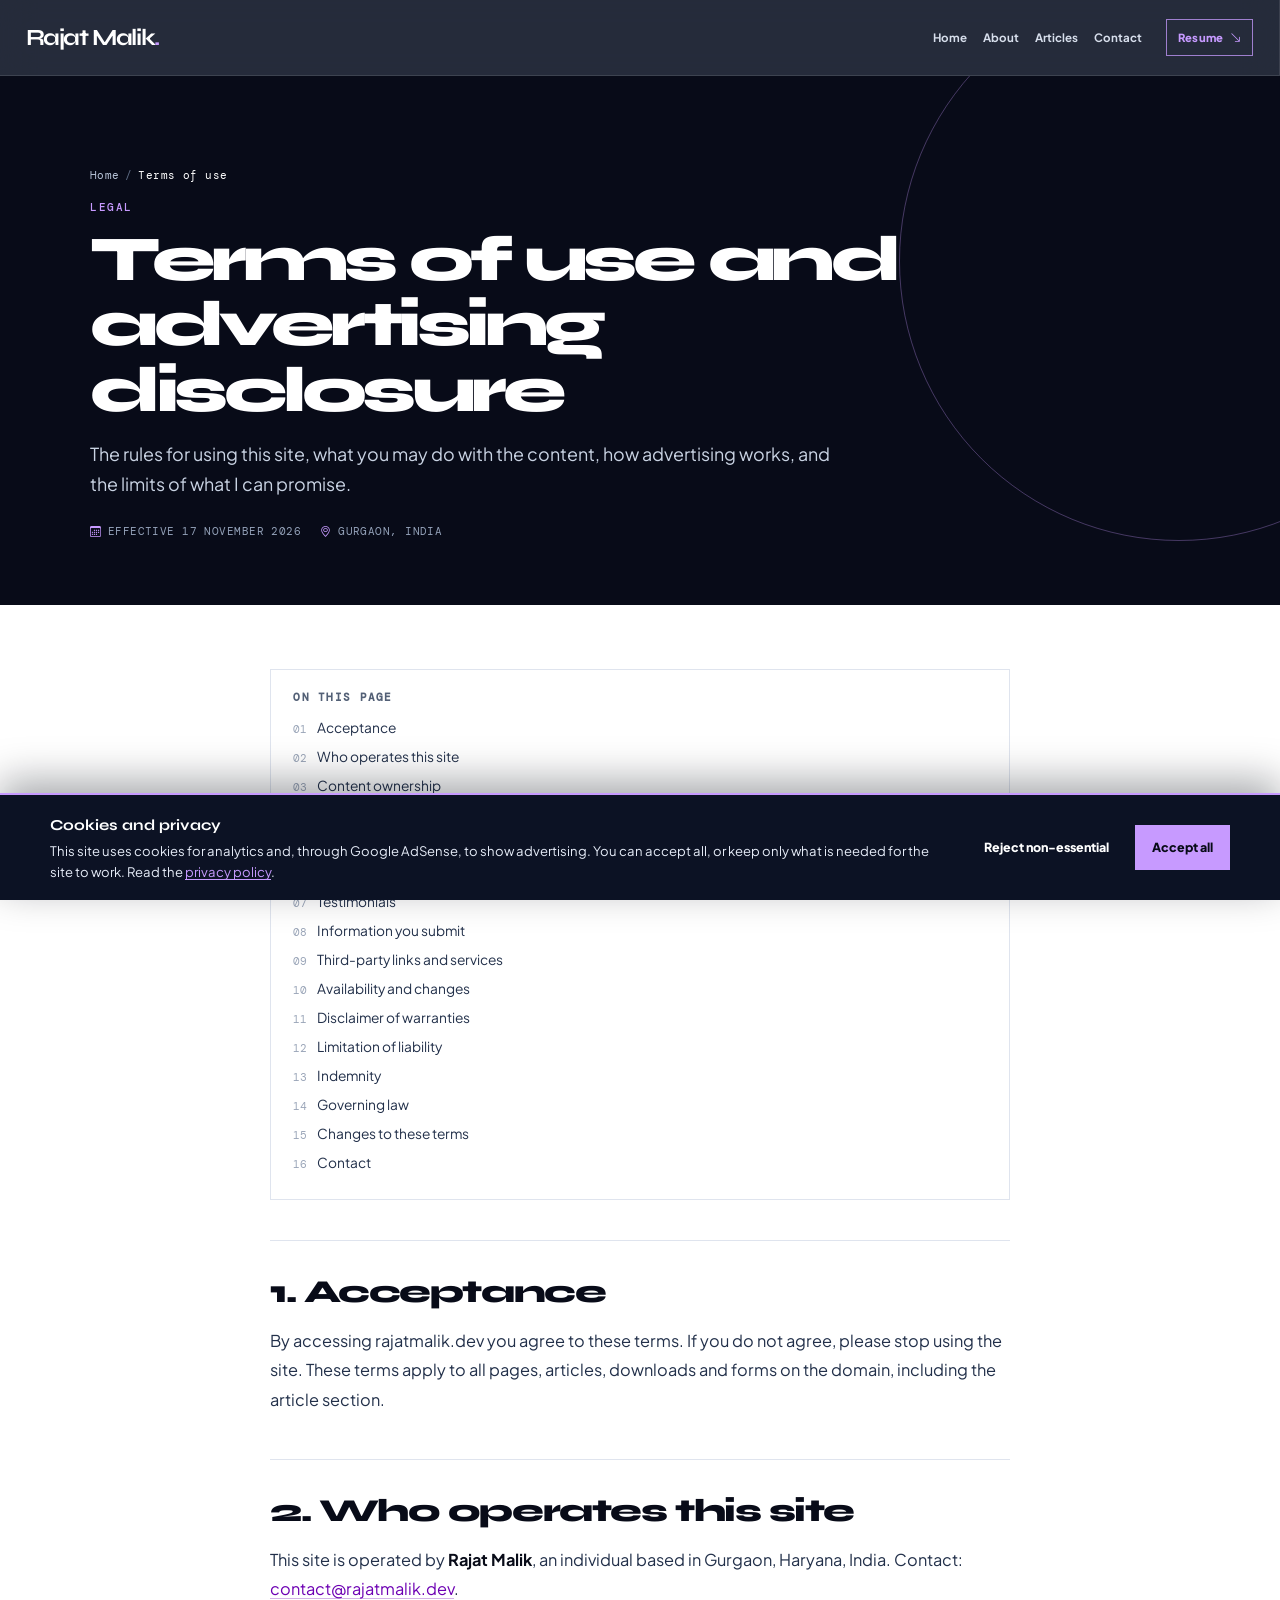
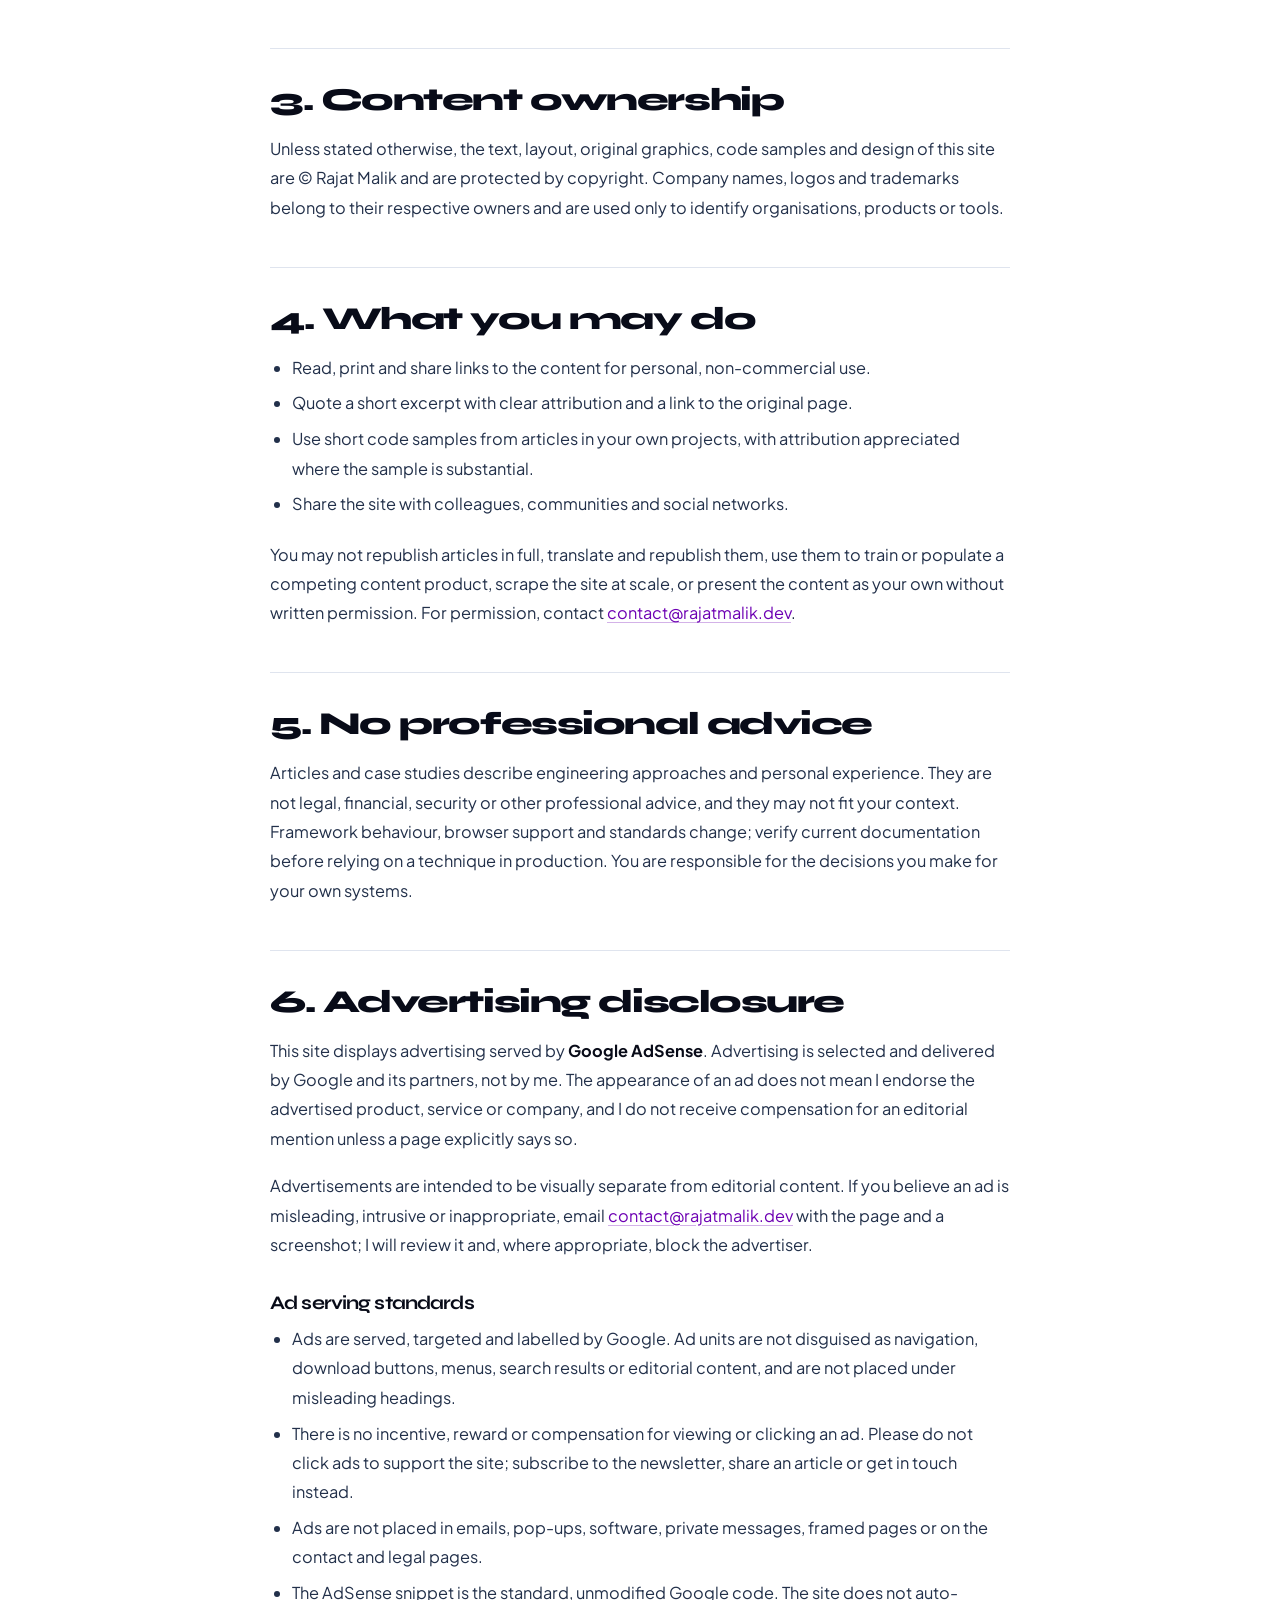
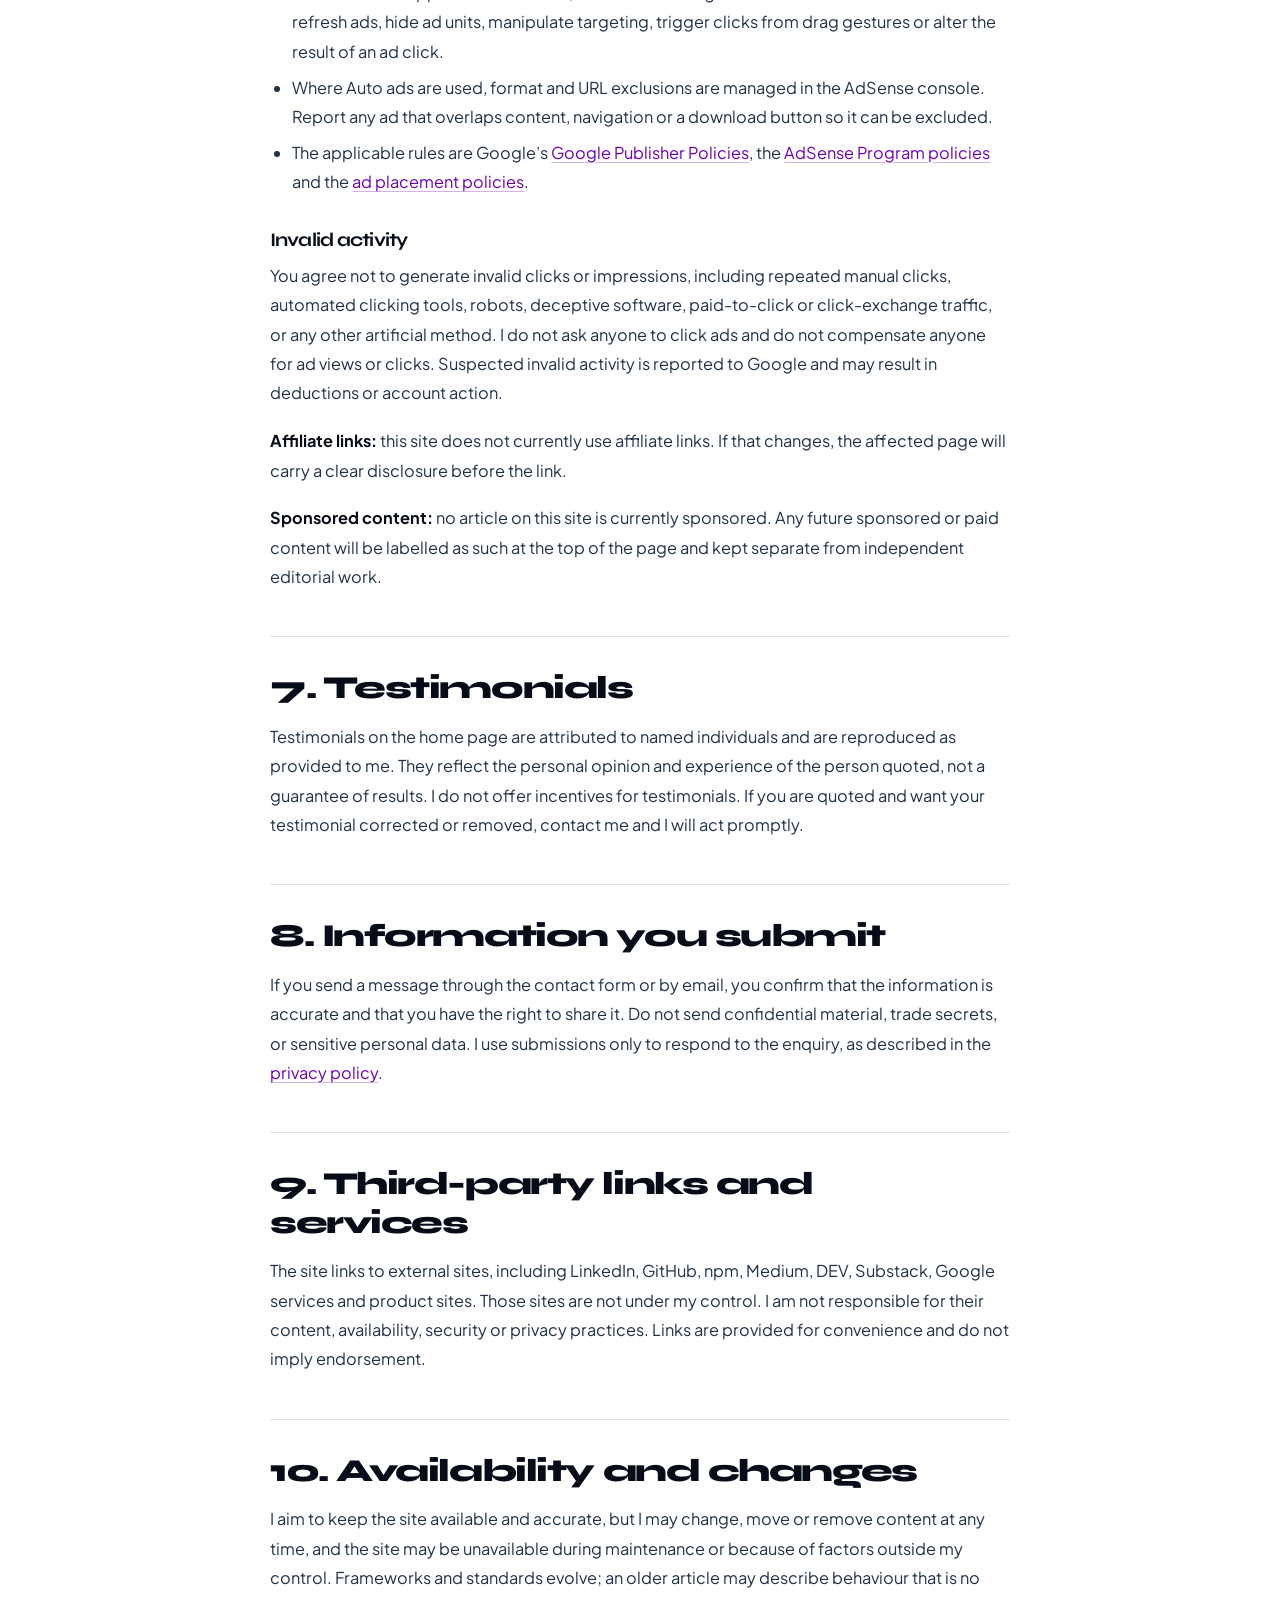
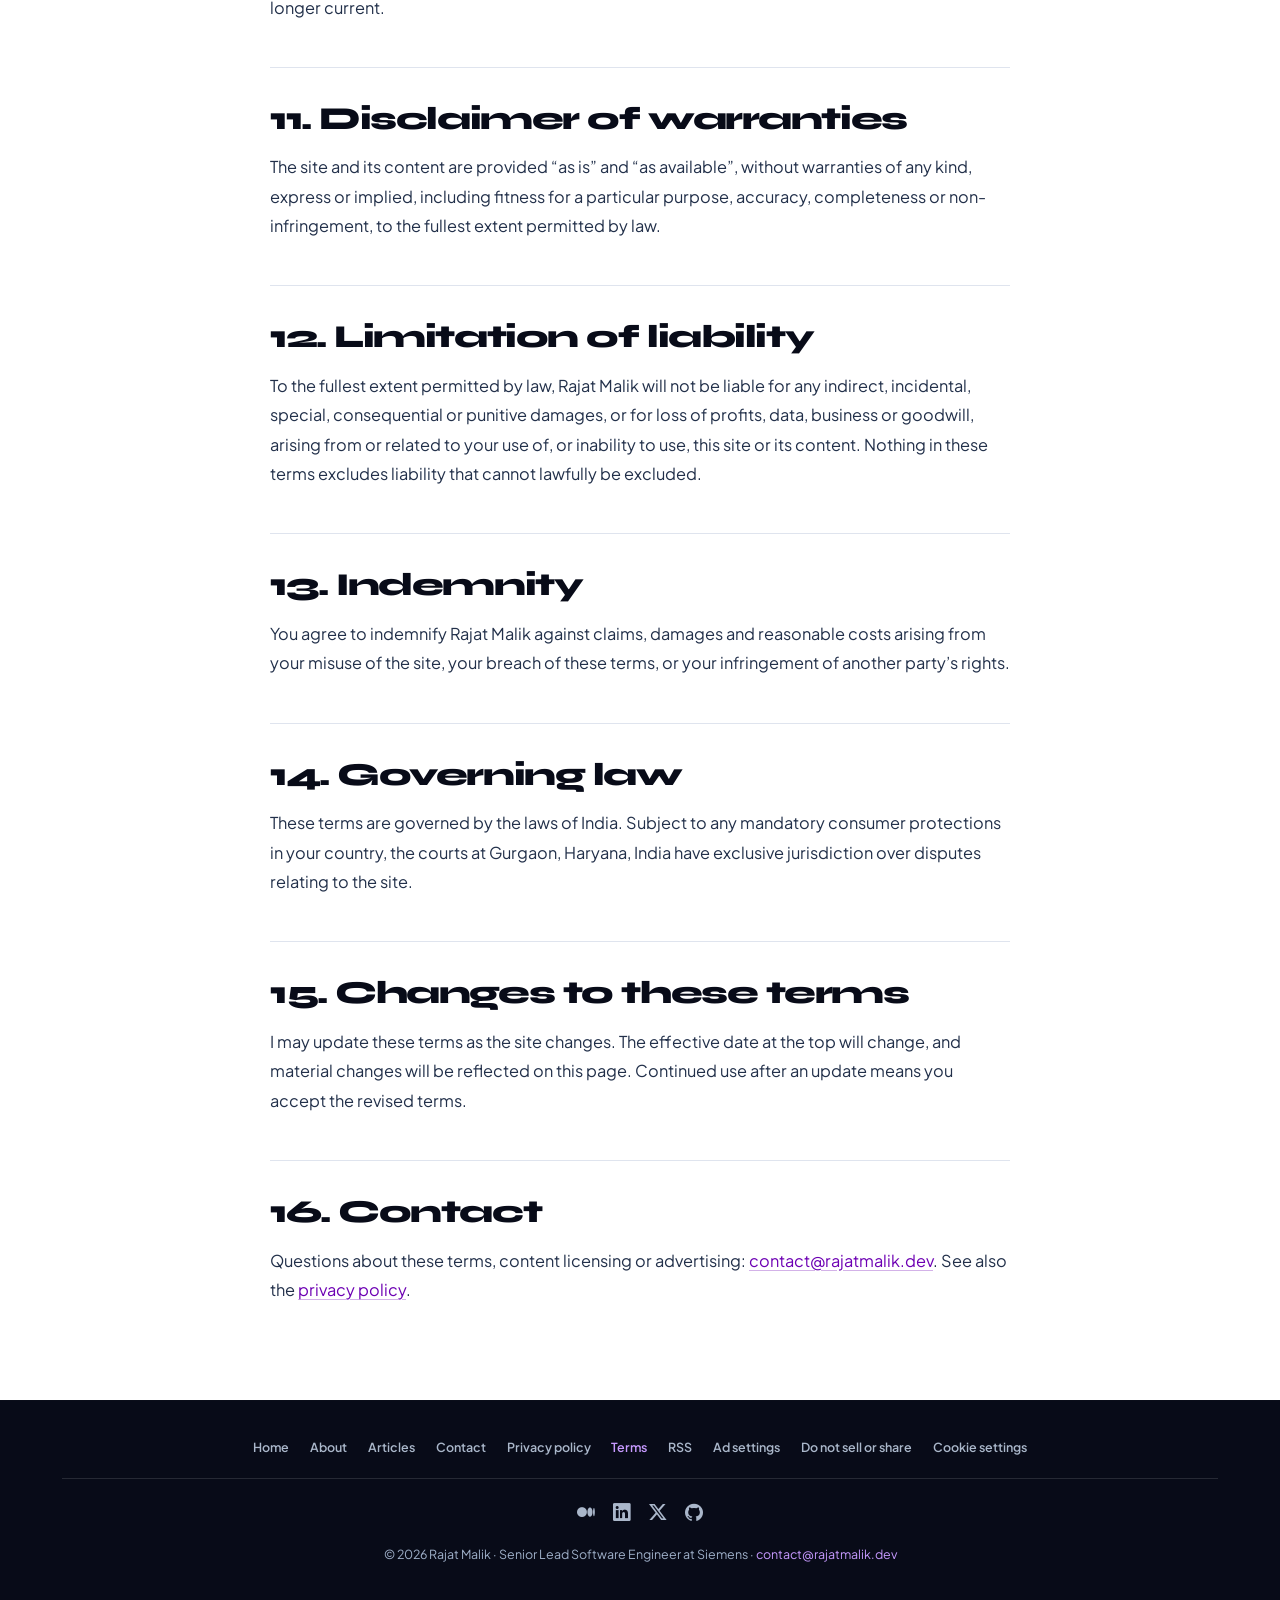
<file: terms.html>
<!DOCTYPE html>
<html lang="en">

<head>
  <meta charset="utf-8">
  <meta content="width=device-width, initial-scale=1.0" name="viewport">
  <title>Terms of use and advertising disclosure | Rajat Malik</title>
  <meta name="description"
    content="Terms of use for rajatmalik.dev: content ownership, permitted use, advertising and affiliate disclosure, testimonials, third-party links and liability.">
  <link href="https://rajatmalik.dev/terms.html" rel="canonical">
  <meta content="index, follow, max-image-preview:large, max-snippet:-1" name="robots">
  <meta content="Rajat Malik" name="author">
  <meta content="#080b18" name="theme-color">
  <meta content="ca-pub-4991682021863699" name="google-adsense-account">

  <meta content="Terms of use and advertising disclosure | Rajat Malik" property="og:title">
  <meta content="Content ownership, permitted use, advertising disclosure and liability." property="og:description">
  <meta content="https://rajatmalik.dev/terms.html" property="og:url">
  <meta content="website" property="og:type">
  <meta content="Rajat Malik" property="og:site_name">
  <meta content="en" property="og:locale">
  <meta content="https://rajatmalik.dev/assets/img/post.png" property="og:image">
  <meta content="1200" property="og:image:width">
  <meta content="630" property="og:image:height">
  <meta content="Terms of use" property="og:image:alt">
  <meta content="summary_large_image" name="twitter:card">
  <meta content="@er_rajatmalik" name="twitter:site">
  <meta content="@er_rajatmalik" name="twitter:creator">
  <meta content="Terms of use | Rajat Malik" name="twitter:title">
  <meta content="Content ownership, permitted use, advertising disclosure and liability." name="twitter:description">
  <meta content="https://rajatmalik.dev/assets/img/post.png" name="twitter:image">

  <meta content="lTgQD1uJlZUR7Iqd2vCEJ54on_Gtxdhb-zX2o-NGDJQ" name="google-site-verification">

  <script src="/assets/js/consent-defaults.js"></script>
  <!-- Utility page: no AdSense script, no ad units and no Auto ads here. -->
  <script async src="https://www.googletagmanager.com/gtm.js?id=GTM-K533LRTH"></script>
  <script>
    gtag('js', new Date());
  </script>

  <link href="/assets/img/favicon.ico" rel="icon" sizes="any">
  <link href="/assets/img/icon-192.png" rel="icon" sizes="192x192" type="image/png">
  <link href="/assets/img/icon-512.png" rel="icon" sizes="512x512" type="image/png">
  <link href="/assets/img/apple-touch-icon.png" rel="apple-touch-icon" sizes="180x180">
  <link href="/manifest.webmanifest" rel="manifest">
  <link href="/feed.xml" rel="alternate" title="Rajat Malik — articles and notes" type="application/rss+xml">

  <link href="https://fonts.googleapis.com" rel="preconnect">
  <link crossorigin href="https://fonts.gstatic.com" rel="preconnect">
  <link
    href="https://fonts.googleapis.com/css2?family=Roboto:ital,wght@0,100;0,300;0,400;0,500;0,700;0,900;1,400&amp;family=Poppins:wght@0,300;0,400;0,500;0,600;0,700&amp;family=Raleway:wght@300;400;500;600;700&amp;family=DM+Mono&amp;family=Plus+Jakarta+Sans:wght@400;500;600;700;800&amp;family=Syne:wght@500;600;700;800&amp;display=swap"
    rel="stylesheet">

  <link href="/assets/vendor/bootstrap/css/bootstrap.min.css" rel="stylesheet">
  <link href="/assets/vendor/bootstrap-icons/bootstrap-icons.css" rel="stylesheet">
  <link href="/assets/css/main.css?v=20261117" rel="stylesheet">
  <link href="/assets/css/modern.css?v=20261117" rel="stylesheet">
  <link href="/assets/css/site-extras.css?v=5" rel="stylesheet">
  <link href="/assets/css/pages.css?v=4" rel="stylesheet">
</head>

<body class="page-body">
  <a class="skip-link" href="#main-content">Skip to content</a>

  <header class="header dark-background" id="header">
    <i aria-controls="navmenu" aria-expanded="false" aria-label="Open menu"
      class="header-toggle d-xl-none bi bi-list" role="button" tabindex="0"></i>
    <a class="logo d-flex align-items-center justify-content-center" href="/">
      <span class="sitename">Rajat Malik</span>
    </a>
    <nav aria-label="Primary" class="navmenu" id="navmenu">
      <ul>
        <li><a href="/">Home</a></li>
        <li><a href="/about.html">About</a></li>
        <li><a href="/articles/">Articles</a></li>
        <li><a href="/contact.html">Contact</a></li>
      </ul>
    </nav>
    <div class="header-cta">
      <a class="header-resume" download href="/assets/Rajat-JS-React-Angular.pdf">Resume <i
          class="bi bi-arrow-down-right"></i></a>
      <p class="header-tagline">Senior Lead Software Engineer at <strong>Siemens</strong></p>
    </div>
  </header>

  <main class="page-main" id="main-content">
    <section class="page-hero">
      <div class="page-wrap">
        <nav aria-label="Breadcrumb" class="breadcrumbs">
          <ol>
            <li><a href="/">Home</a></li>
            <li><span aria-current="page">Terms of use</span></li>
          </ol>
        </nav>
        <p class="page-eyebrow">Legal</p>
        <h1>Terms of use and advertising disclosure</h1>
        <p class="page-lede">The rules for using this site, what you may do with the content, how advertising works,
          and the limits of what I can promise.</p>
        <div class="article-meta">
          <span><i class="bi bi-calendar3"></i> Effective 17 November 2026</span>
          <span><i class="bi bi-geo-alt"></i> Gurgaon, India</span>
        </div>
      </div>
    </section>

    <section class="page-section">
      <div class="page-wrap page-narrow">
        <nav aria-label="On this page" class="toc" data-toc>
          <p class="toc-title">On this page</p>
        </nav>

        <article class="prose">
          <h2>1. Acceptance</h2>
          <p>By accessing rajatmalik.dev you agree to these terms. If you do not agree, please stop using the site.
            These terms apply to all pages, articles, downloads and forms on the domain, including the article
            section.</p>

          <h2>2. Who operates this site</h2>
          <p>This site is operated by <strong>Rajat Malik</strong>, an individual based in Gurgaon, Haryana, India.
            Contact: <a href="mailto:contact@rajatmalik.dev">contact@rajatmalik.dev</a>.</p>

          <h2>3. Content ownership</h2>
          <p>Unless stated otherwise, the text, layout, original graphics, code samples and design of this site are
            &copy; Rajat Malik and are protected by copyright. Company names, logos and trademarks belong to their
            respective owners and are used only to identify organisations, products or tools.</p>

          <h2>4. What you may do</h2>
          <ul>
            <li>Read, print and share links to the content for personal, non-commercial use.</li>
            <li>Quote a short excerpt with clear attribution and a link to the original page.</li>
            <li>Use short code samples from articles in your own projects, with attribution appreciated where the
              sample is substantial.</li>
            <li>Share the site with colleagues, communities and social networks.</li>
          </ul>
          <p>You may not republish articles in full, translate and republish them, use them to train or populate a
            competing content product, scrape the site at scale, or present the content as your own without written
            permission. For permission, contact <a href="mailto:contact@rajatmalik.dev">contact@rajatmalik.dev</a>.</p>

          <h2>5. No professional advice</h2>
          <p>Articles and case studies describe engineering approaches and personal experience. They are not legal,
            financial, security or other professional advice, and they may not fit your context. Framework behaviour,
            browser support and standards change; verify current documentation before relying on a technique in
            production. You are responsible for the decisions you make for your own systems.</p>

          <h2>6. Advertising disclosure</h2>
          <p id="advertising">This site displays advertising served by <strong>Google AdSense</strong>. Advertising is
            selected and delivered by Google and its partners, not by me. The appearance of an ad does not mean I
            endorse the advertised product, service or company, and I
            do not receive compensation for an editorial mention unless a page explicitly says so.</p>
          <p>Advertisements are intended to be visually separate from editorial content. If you believe an ad is
            misleading, intrusive or inappropriate, email <a href="mailto:contact@rajatmalik.dev?subject=Ad%20report">contact@rajatmalik.dev</a>
            with the page and a screenshot; I will review it and, where appropriate, block the advertiser.</p>

          <h3>Ad serving standards</h3>
          <ul>
            <li>Ads are served, targeted and labelled by Google. Ad units are not disguised as navigation, download
              buttons, menus, search results or editorial content, and are not placed under misleading headings.</li>
            <li>There is no incentive, reward or compensation for viewing or clicking an ad. Please do not click ads to
              support the site; subscribe to the newsletter, share an article or get in touch instead.</li>
            <li>Ads are not placed in emails, pop-ups, software, private messages, framed pages or on the contact and
              legal pages.</li>
            <li>The AdSense snippet is the standard, unmodified Google code. The site does not auto-refresh ads, hide ad
              units, manipulate targeting, trigger clicks from drag gestures or alter the result of an ad click.</li>
            <li>Where Auto ads are used, format and URL exclusions are managed in the AdSense console. Report any ad that
              overlaps content, navigation or a download button so it can be excluded.</li>
            <li>The applicable rules are Google&rsquo;s <a href="https://support.google.com/adsense/answer/10502938"
                rel="noopener" target="_blank">Google Publisher Policies</a>, the
              <a href="https://support.google.com/adsense/answer/48182" rel="noopener" target="_blank">AdSense Program
                policies</a> and the <a href="https://support.google.com/adsense/answer/1346295" rel="noopener"
                target="_blank">ad placement policies</a>.</li>
          </ul>

          <h3>Invalid activity</h3>
          <p>You agree not to generate invalid clicks or impressions, including repeated manual clicks, automated
            clicking tools, robots, deceptive software, paid-to-click or click-exchange traffic, or any other
            artificial method. I do not ask anyone to click ads and do not compensate anyone for ad views or clicks.
            Suspected invalid activity is reported to Google and may result in deductions or account action.</p>
          <p><strong>Affiliate links:</strong> this site does not currently use affiliate links. If that changes, the
            affected page will carry a clear disclosure before the link.</p>
          <p><strong>Sponsored content:</strong> no article on this site is currently sponsored. Any future sponsored
            or paid content will be labelled as such at the top of the page and kept separate from independent
            editorial work.</p>

          <h2>7. Testimonials</h2>
          <p>Testimonials on the home page are attributed to named individuals and are reproduced as provided to me.
            They reflect the personal opinion and experience of the person quoted, not a guarantee of results. I do
            not offer incentives for testimonials. If you are quoted and want your testimonial corrected or removed,
            contact me and I will act promptly.</p>

          <h2>8. Information you submit</h2>
          <p>If you send a message through the contact form or by email, you confirm that the information is accurate
            and that you have the right to share it. Do not send confidential material, trade secrets, or sensitive
            personal data. I use submissions only to respond to the enquiry, as described in the
            <a href="/privacy-policy.html">privacy policy</a>.</p>

          <h2>9. Third-party links and services</h2>
          <p>The site links to external sites, including LinkedIn, GitHub, npm, Medium, DEV, Substack, Google services
            and product sites. Those sites are not under my control. I am not responsible for their content,
            availability, security or privacy practices. Links are provided for convenience and do not imply
            endorsement.</p>

          <h2>10. Availability and changes</h2>
          <p>I aim to keep the site available and accurate, but I may change, move or remove content at any time, and
            the site may be unavailable during maintenance or because of factors outside my control. Frameworks and
            standards evolve; an older article may describe behaviour that is no longer current.</p>

          <h2>11. Disclaimer of warranties</h2>
          <p>The site and its content are provided &ldquo;as is&rdquo; and &ldquo;as available&rdquo;, without
            warranties of any kind, express or implied, including fitness for a particular purpose, accuracy,
            completeness or non-infringement, to the fullest extent permitted by law.</p>

          <h2>12. Limitation of liability</h2>
          <p>To the fullest extent permitted by law, Rajat Malik will not be liable for any indirect, incidental,
            special, consequential or punitive damages, or for loss of profits, data, business or goodwill, arising
            from or related to your use of, or inability to use, this site or its content. Nothing in these terms
            excludes liability that cannot lawfully be excluded.</p>

          <h2>13. Indemnity</h2>
          <p>You agree to indemnify Rajat Malik against claims, damages and reasonable costs arising from your misuse
            of the site, your breach of these terms, or your infringement of another party&rsquo;s rights.</p>

          <h2>14. Governing law</h2>
          <p>These terms are governed by the laws of India. Subject to any mandatory consumer protections in your
            country, the courts at Gurgaon, Haryana, India have exclusive jurisdiction over disputes relating to the
            site.</p>

          <h2>15. Changes to these terms</h2>
          <p>I may update these terms as the site changes. The effective date at the top will change, and material
            changes will be reflected on this page. Continued use after an update means you accept the revised terms.
          </p>

          <h2>16. Contact</h2>
          <p>Questions about these terms, content licensing or advertising:
            <a href="mailto:contact@rajatmalik.dev?subject=Terms%20question">contact@rajatmalik.dev</a>. See also the
            <a href="/privacy-policy.html">privacy policy</a>.</p>
        </article>
      </div>
    </section>
  </main>

  <footer class="footer light-background position-relative" id="footer">
    <div class="container">
      <nav aria-label="Footer" class="footer-nav">
        <a href="/">Home</a>
        <a href="/about.html">About</a>
        <a href="/articles/">Articles</a>
        <a href="/contact.html">Contact</a>
        <a href="/privacy-policy.html">Privacy policy</a>
        <a aria-current="page" href="/terms.html">Terms</a>
        <a href="/feed.xml">RSS</a>
        <a href="https://www.google.com/settings/ads" rel="noopener" target="_blank">Ad settings</a>
        <a href="/privacy-policy.html#california">Do not sell or share</a>
        <button data-cookie-settings type="button">Cookie settings</button>
      </nav>
      <div class="copyright text-center">
        <a class="medium" href="https://medium.com/@codewithrajat" rel="noopener" target="_blank" title="Medium"><i
            class="bi bi-medium"></i></a>
        <a class="linkedin" href="https://www.linkedin.com/in/errajatmalik/" rel="noopener" target="_blank"
          title="LinkedIn"><i class="bi bi-linkedin"></i></a>
        <a class="twitter" href="https://twitter.com/er_rajatmalik" rel="noopener" target="_blank" title="X"><i
            class="bi bi-twitter-x"></i></a>
        <a class="Github" href="https://github.com/malikrajat" rel="noopener" target="_blank" title="GitHub"><i
            class="bi bi-github"></i></a>
      </div>
      <p class="footer-legal">&copy; <span data-year>2026</span> Rajat Malik &middot; Senior Lead Software Engineer at
        Siemens &middot; <a href="mailto:contact@rajatmalik.dev">contact@rajatmalik.dev</a></p>
    </div>
  </footer>

  <a class="scroll-top d-flex align-items-center justify-content-center" href="#"><i class="bi bi-arrow-up-short"
      aria-hidden="true"></i><span class="visually-hidden">Back to top</span></a>

  <script src="/assets/js/pages.js"></script>
  <script src="/assets/js/consent.js"></script>
</body>

</html>
</file>
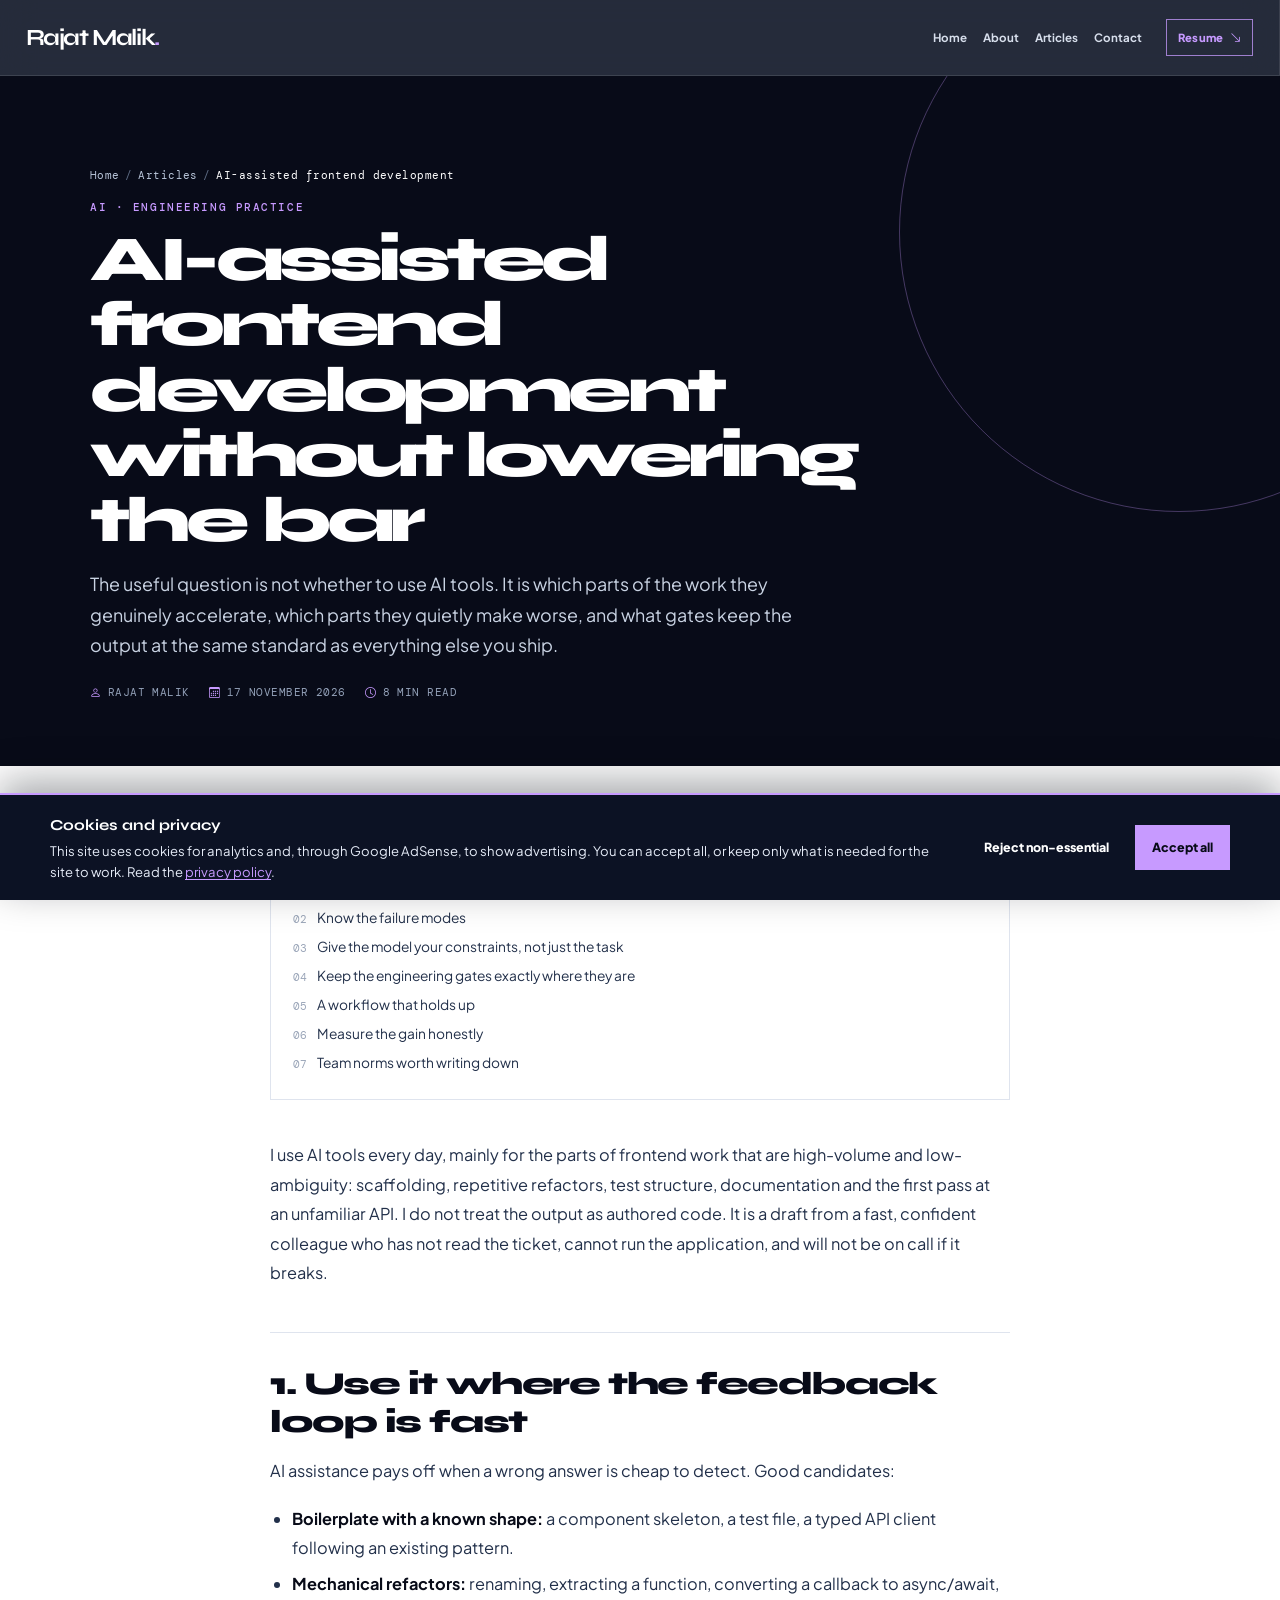
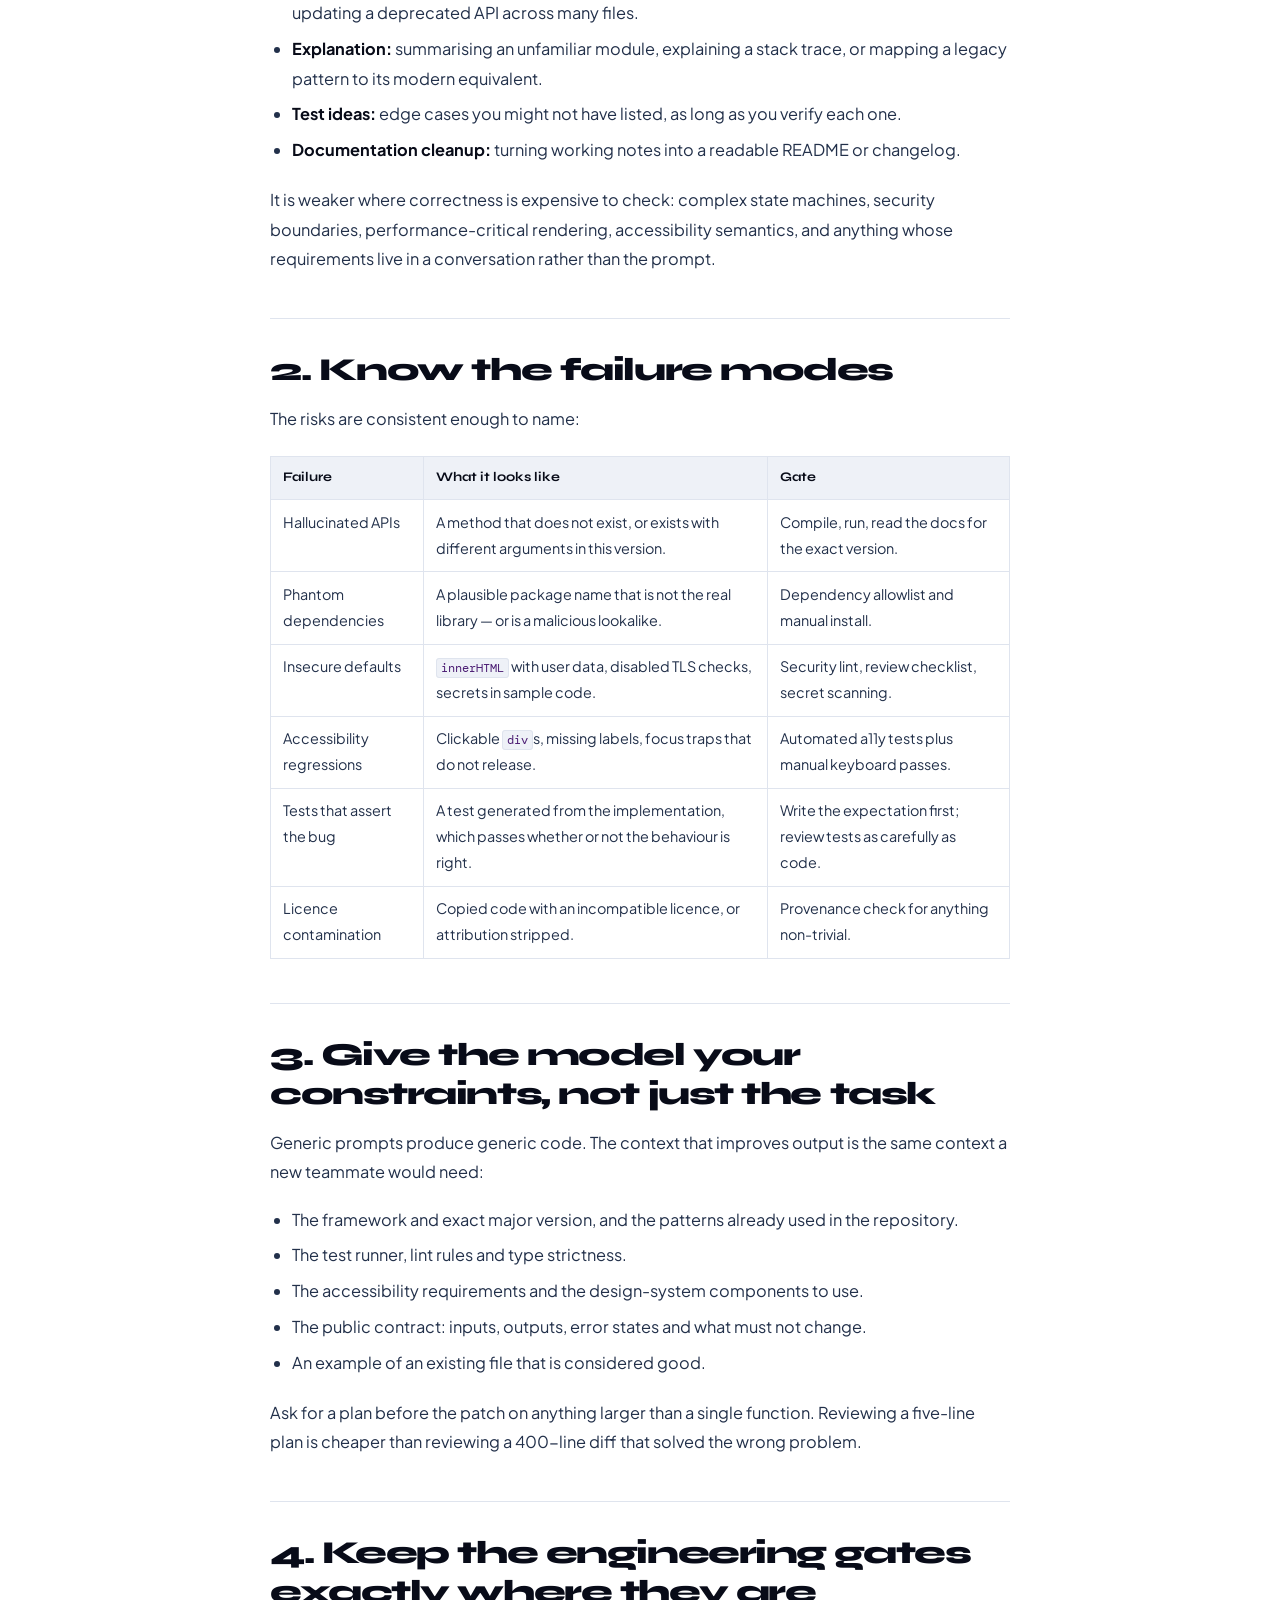
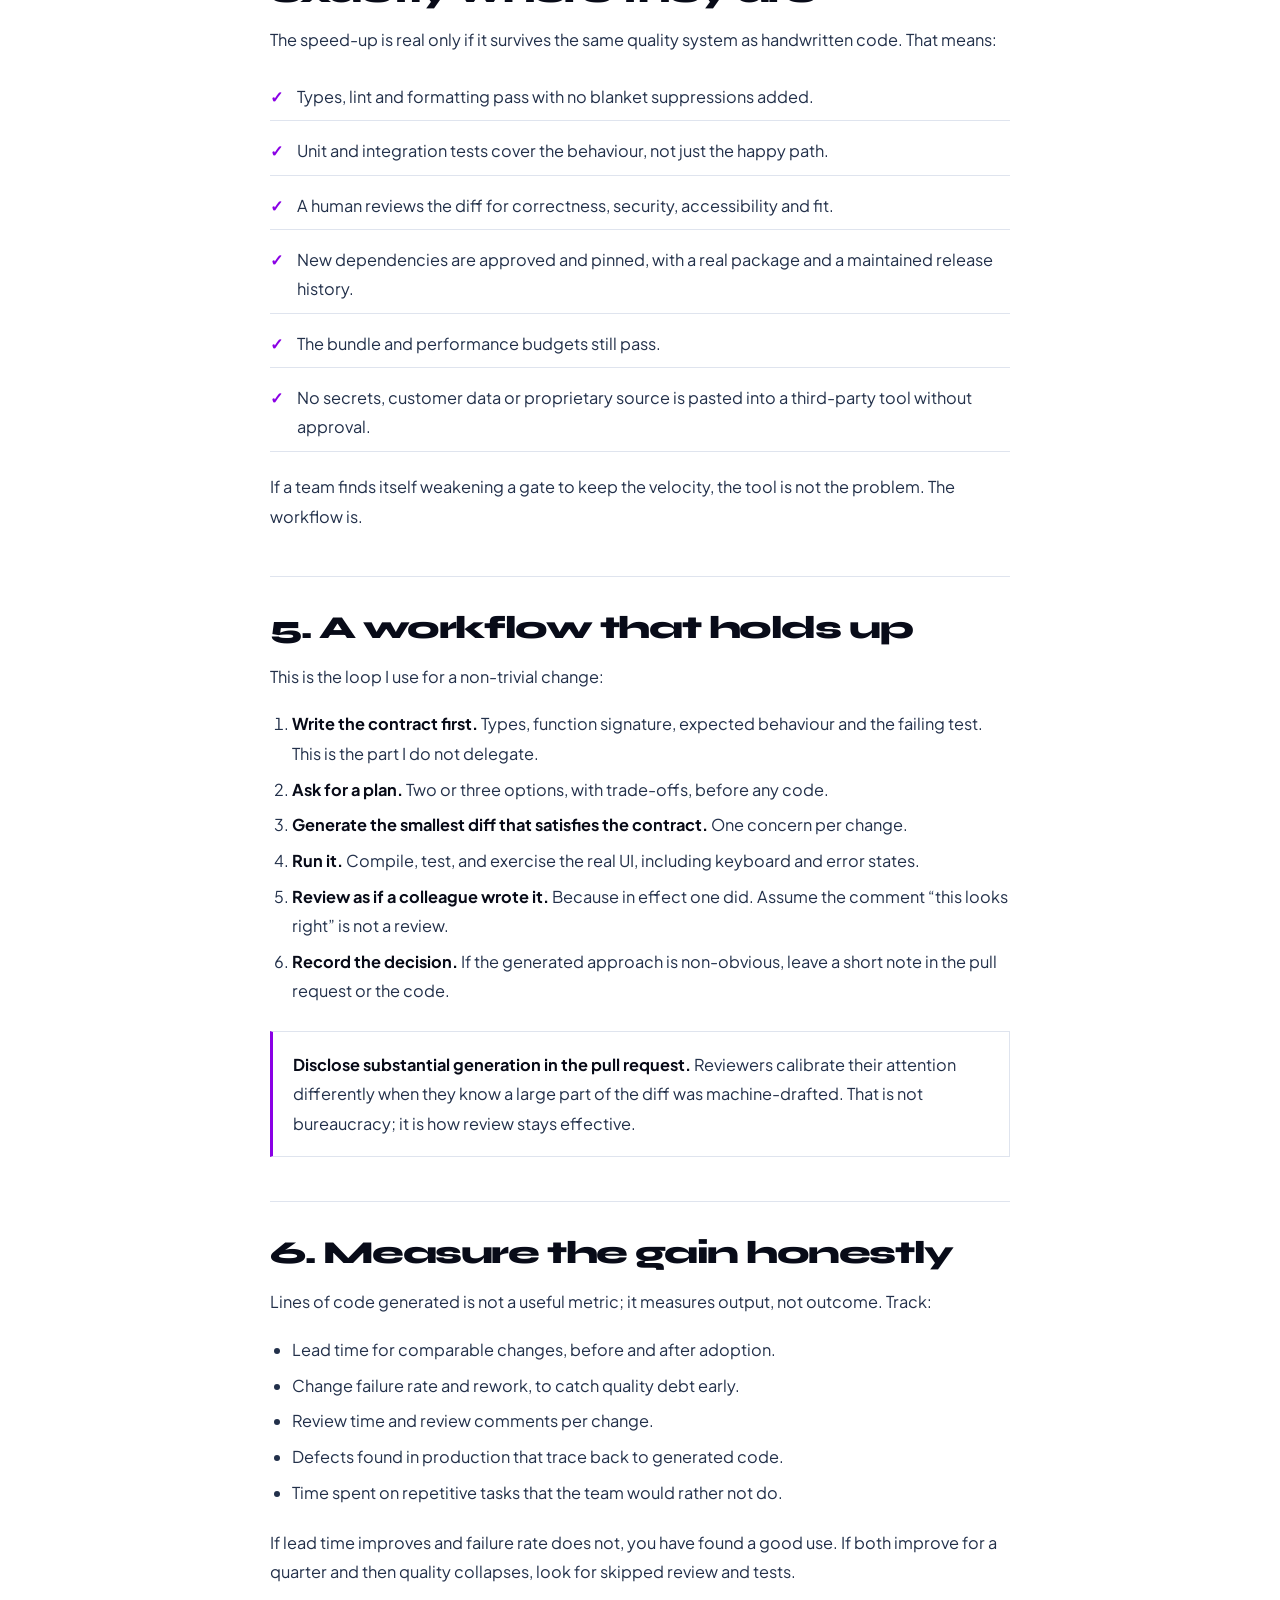
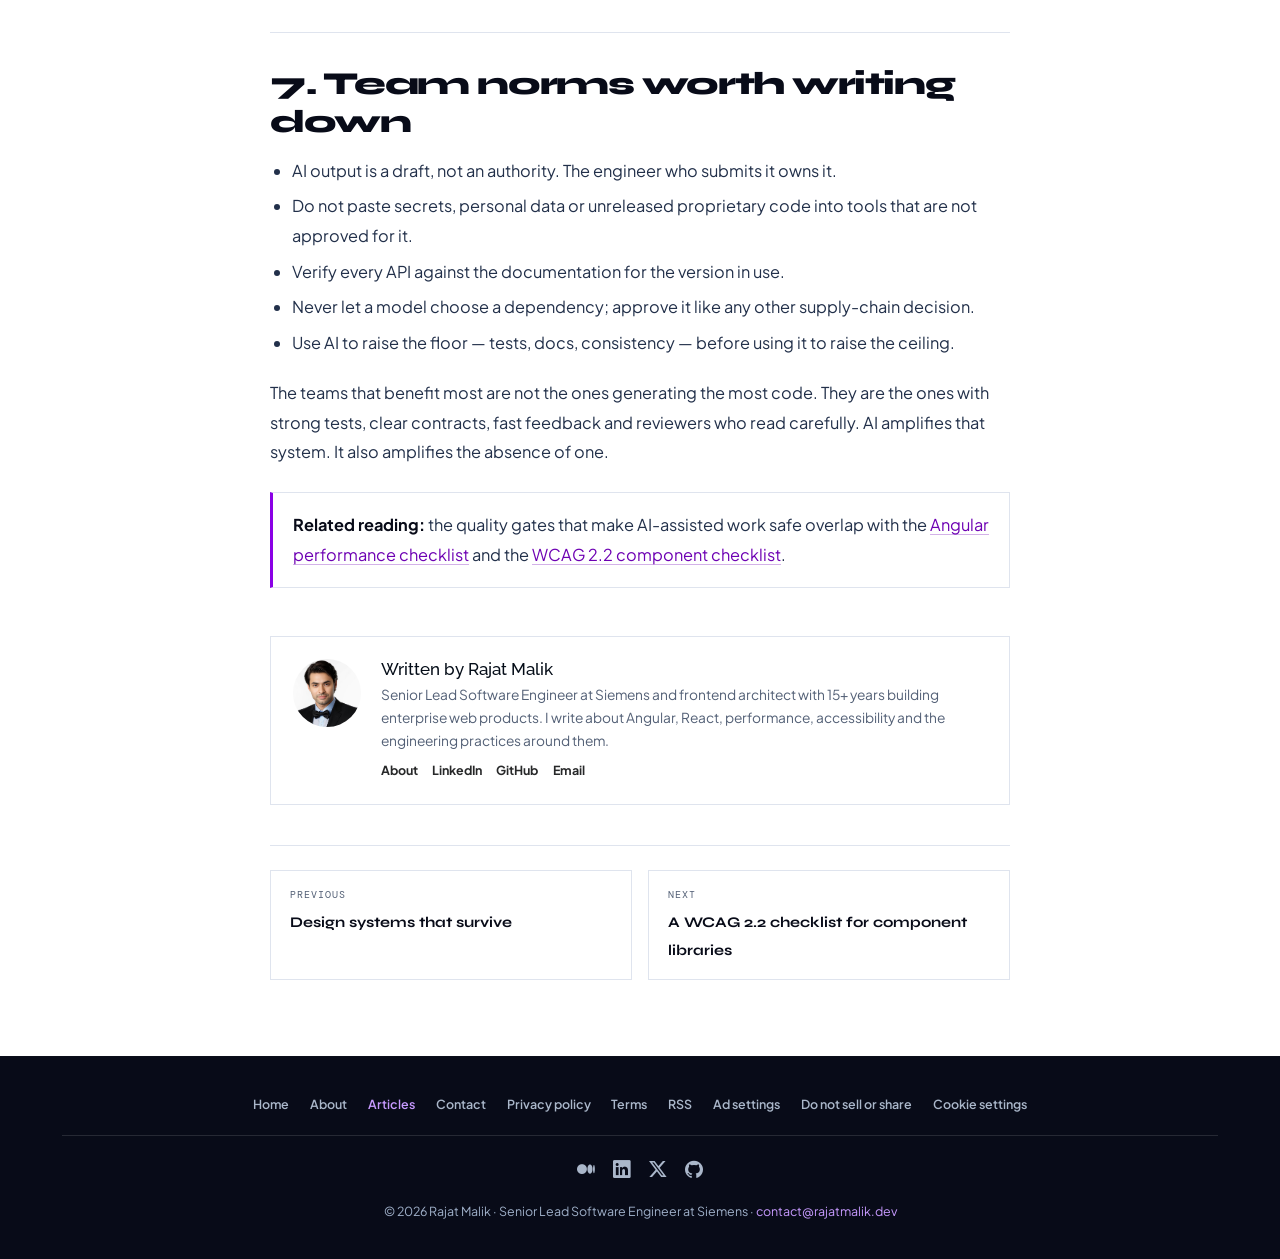
<file: articles/ai-assisted-frontend-development.html>
<!DOCTYPE html>
<html lang="en">

<head>
  <meta charset="utf-8">
  <meta content="width=device-width, initial-scale=1.0" name="viewport">
  <title>AI-assisted frontend development without lowering the bar | Rajat Malik</title>
  <meta name="description"
    content="Where LLMs genuinely help frontend teams, where they add risk, and the review, testing and security gates that turn a speed-up into durable quality.">
  <link href="https://rajatmalik.dev/articles/ai-assisted-frontend-development.html" rel="canonical">
  <meta content="index, follow, max-image-preview:large, max-snippet:-1, max-video-preview:-1" name="robots">
  <meta content="Rajat Malik" name="author">
  <meta content="#080b18" name="theme-color">
  <meta content="ca-pub-4991682021863699" name="google-adsense-account">

  <meta content="AI-assisted frontend development without lowering the bar" property="og:title">
  <meta content="Where LLMs help, where they add risk, and the gates that keep quality intact."
    property="og:description">
  <meta content="https://rajatmalik.dev/articles/ai-assisted-frontend-development.html" property="og:url">
  <meta content="article" property="og:type">
  <meta content="Rajat Malik" property="og:site_name">
  <meta content="en" property="og:locale">
  <meta content="https://rajatmalik.dev/assets/img/post.png" property="og:image">
  <meta content="840" property="og:image:width">
  <meta content="400" property="og:image:height">
  <meta content="AI-assisted frontend development" property="og:image:alt">
  <meta content="2026-11-17" property="article:published_time">
  <meta content="Rajat Malik" property="article:author">
  <meta content="Engineering practice" property="article:section">
  <meta content="summary_large_image" name="twitter:card">
  <meta content="@er_rajatmalik" name="twitter:site">
  <meta content="@er_rajatmalik" name="twitter:creator">
  <meta content="AI-assisted frontend development without lowering the bar" name="twitter:title">
  <meta content="Where LLMs help, where they add risk, and the gates that keep quality intact."
    name="twitter:description">
  <meta content="https://rajatmalik.dev/assets/img/post.png" name="twitter:image">

  <meta content="lTgQD1uJlZUR7Iqd2vCEJ54on_Gtxdhb-zX2o-NGDJQ" name="google-site-verification">

  <script src="/assets/js/consent-defaults.js"></script>
  <script async crossorigin="anonymous"
    src="https://pagead2.googlesyndication.com/pagead/js/adsbygoogle.js?client=ca-pub-4991682021863699"></script>
  <script async src="https://www.googletagmanager.com/gtm.js?id=GTM-K533LRTH"></script>
  <script>
    gtag('js', new Date());
  </script>

  <link href="/assets/img/favicon.ico" rel="icon" sizes="any">
  <link href="/assets/img/icon-192.png" rel="icon" sizes="192x192" type="image/png">
  <link href="/assets/img/icon-512.png" rel="icon" sizes="512x512" type="image/png">
  <link href="/assets/img/apple-touch-icon.png" rel="apple-touch-icon" sizes="180x180">
  <link href="/manifest.webmanifest" rel="manifest">
  <link href="/feed.xml" rel="alternate" title="Rajat Malik — articles and notes" type="application/rss+xml">

  <link href="https://fonts.googleapis.com" rel="preconnect">
  <link crossorigin href="https://fonts.gstatic.com" rel="preconnect">
  <link
    href="https://fonts.googleapis.com/css2?family=Roboto:ital,wght@0,100;0,300;0,400;0,500;0,700;0,900;1,400&amp;family=Poppins:wght@0,300;0,400;0,500;0,600;0,700&amp;family=Raleway:wght@300;400;500;600;700&amp;family=DM+Mono&amp;family=Plus+Jakarta+Sans:wght@400;500;600;700;800&amp;family=Syne:wght@500;600;700;800&amp;display=swap"
    rel="stylesheet">

  <link href="/assets/vendor/bootstrap/css/bootstrap.min.css" rel="stylesheet">
  <link href="/assets/vendor/bootstrap-icons/bootstrap-icons.css" rel="stylesheet">
  <link href="/assets/css/main.css?v=20261117" rel="stylesheet">
  <link href="/assets/css/modern.css?v=20261117" rel="stylesheet">
  <link href="/assets/css/site-extras.css?v=5" rel="stylesheet">
  <link href="/assets/css/pages.css?v=4" rel="stylesheet">

  <script type="application/ld+json">
    {
      "@context": "https://schema.org",
      "@graph": [
        {
          "@type": "BlogPosting",
          "@id": "https://rajatmalik.dev/articles/ai-assisted-frontend-development.html#article",
          "mainEntityOfPage": "https://rajatmalik.dev/articles/ai-assisted-frontend-development.html",
          "headline": "AI-assisted frontend development without lowering the bar",
          "description": "Where LLMs genuinely help frontend teams, where they add risk, and the review, testing and security gates that turn a speed-up into durable quality.",
          "datePublished": "2026-11-17",
          "dateModified": "2026-11-17",
          "inLanguage": "en",
          "articleSection": "Engineering practice",
          "keywords": "AI-assisted development, GitHub Copilot, LLM, code review, frontend engineering",
          "image": "https://rajatmalik.dev/assets/img/post.png",
          "author": { "@id": "https://rajatmalik.dev/#person" },
          "publisher": { "@id": "https://rajatmalik.dev/#person" },
          "isPartOf": { "@id": "https://rajatmalik.dev/articles/#page" }
        },
        {
          "@type": "Person",
          "@id": "https://rajatmalik.dev/#person",
          "name": "Rajat Malik",
          "url": "https://rajatmalik.dev/",
          "jobTitle": "Senior Lead Software Engineer",
          "worksFor": { "@type": "Organization", "name": "Siemens" },
          "sameAs": [
            "https://www.linkedin.com/in/errajatmalik/",
            "https://github.com/malikrajat"
          ]
        },
        {
          "@type": "BreadcrumbList",
          "@id": "https://rajatmalik.dev/articles/ai-assisted-frontend-development.html#breadcrumb",
          "itemListElement": [
            { "@type": "ListItem", "position": 1, "name": "Home", "item": "https://rajatmalik.dev/" },
            { "@type": "ListItem", "position": 2, "name": "Articles", "item": "https://rajatmalik.dev/articles/" },
            {
              "@type": "ListItem",
              "position": 3,
              "name": "AI-assisted frontend development",
              "item": "https://rajatmalik.dev/articles/ai-assisted-frontend-development.html"
            }
          ]
        }
      ]
    }
  </script>
</head>

<body class="page-body">
  <a class="skip-link" href="#main-content">Skip to content</a>

  <header class="header dark-background" id="header">
    <i aria-controls="navmenu" aria-expanded="false" aria-label="Open menu"
      class="header-toggle d-xl-none bi bi-list" role="button" tabindex="0"></i>
    <a class="logo d-flex align-items-center justify-content-center" href="/">
      <span class="sitename">Rajat Malik</span>
    </a>
    <nav aria-label="Primary" class="navmenu" id="navmenu">
      <ul>
        <li><a href="/">Home</a></li>
        <li><a href="/about.html">About</a></li>
        <li><a aria-current="page" href="/articles/">Articles</a></li>
        <li><a href="/contact.html">Contact</a></li>
      </ul>
    </nav>
    <div class="header-cta">
      <a class="header-resume" download href="/assets/Rajat-JS-React-Angular.pdf">Resume <i
          class="bi bi-arrow-down-right"></i></a>
      <p class="header-tagline">Senior Lead Software Engineer at <strong>Siemens</strong></p>
    </div>
  </header>

  <main class="page-main" id="main-content">
    <section class="page-hero">
      <div class="page-wrap">
        <nav aria-label="Breadcrumb" class="breadcrumbs">
          <ol>
            <li><a href="/">Home</a></li>
            <li><a href="/articles/">Articles</a></li>
            <li><span aria-current="page">AI-assisted frontend development</span></li>
          </ol>
        </nav>
        <p class="page-eyebrow">AI &middot; Engineering practice</p>
        <h1>AI-assisted frontend development without lowering the bar</h1>
        <p class="page-lede">The useful question is not whether to use AI tools. It is which parts of the work they
          genuinely accelerate, which parts they quietly make worse, and what gates keep the output at the same
          standard as everything else you ship.</p>
        <div class="article-meta">
          <span><i class="bi bi-person"></i> Rajat Malik</span>
          <span><i class="bi bi-calendar3"></i> 17 November 2026</span>
          <span><i class="bi bi-clock"></i> 8 min read</span>
        </div>
      </div>
    </section>

    <section class="page-section">
      <div class="page-wrap page-narrow">
        <nav aria-label="On this page" class="toc" data-toc>
          <p class="toc-title">On this page</p>
        </nav>

        <article class="prose">
          <p>I use AI tools every day, mainly for the parts of frontend work that are high-volume and low-ambiguity:
            scaffolding, repetitive refactors, test structure, documentation and the first pass at an unfamiliar API.
            I do not treat the output as authored code. It is a draft from a fast, confident colleague who has not
            read the ticket, cannot run the application, and will not be on call if it breaks.</p>

          <h2>1. Use it where the feedback loop is fast</h2>
          <p>AI assistance pays off when a wrong answer is cheap to detect. Good candidates:</p>
          <ul>
            <li><strong>Boilerplate with a known shape:</strong> a component skeleton, a test file, a typed API client
              following an existing pattern.</li>
            <li><strong>Mechanical refactors:</strong> renaming, extracting a function, converting a callback to
              async/await, updating a deprecated API across many files.</li>
            <li><strong>Explanation:</strong> summarising an unfamiliar module, explaining a stack trace, or mapping a
              legacy pattern to its modern equivalent.</li>
            <li><strong>Test ideas:</strong> edge cases you might not have listed, as long as you verify each one.</li>
            <li><strong>Documentation cleanup:</strong> turning working notes into a readable README or changelog.
            </li>
          </ul>
          <p>It is weaker where correctness is expensive to check: complex state machines, security boundaries,
            performance-critical rendering, accessibility semantics, and anything whose requirements live in a
            conversation rather than the prompt.</p>

          <h2>2. Know the failure modes</h2>
          <p>The risks are consistent enough to name:</p>
          <table>
            <thead>
              <tr>
                <th>Failure</th>
                <th>What it looks like</th>
                <th>Gate</th>
              </tr>
            </thead>
            <tbody>
              <tr>
                <td>Hallucinated APIs</td>
                <td>A method that does not exist, or exists with different arguments in this version.</td>
                <td>Compile, run, read the docs for the exact version.</td>
              </tr>
              <tr>
                <td>Phantom dependencies</td>
                <td>A plausible package name that is not the real library &mdash; or is a malicious lookalike.</td>
                <td>Dependency allowlist and manual install.</td>
              </tr>
              <tr>
                <td>Insecure defaults</td>
                <td><code>innerHTML</code> with user data, disabled TLS checks, secrets in sample code.</td>
                <td>Security lint, review checklist, secret scanning.</td>
              </tr>
              <tr>
                <td>Accessibility regressions</td>
                <td>Clickable <code>div</code>s, missing labels, focus traps that do not release.</td>
                <td>Automated a11y tests plus manual keyboard passes.</td>
              </tr>
              <tr>
                <td>Tests that assert the bug</td>
                <td>A test generated from the implementation, which passes whether or not the behaviour is right.</td>
                <td>Write the expectation first; review tests as carefully as code.</td>
              </tr>
              <tr>
                <td>Licence contamination</td>
                <td>Copied code with an incompatible licence, or attribution stripped.</td>
                <td>Provenance check for anything non-trivial.</td>
              </tr>
            </tbody>
          </table>

          <h2>3. Give the model your constraints, not just the task</h2>
          <p>Generic prompts produce generic code. The context that improves output is the same context a new
            teammate would need:</p>
          <ul>
            <li>The framework and exact major version, and the patterns already used in the repository.</li>
            <li>The test runner, lint rules and type strictness.</li>
            <li>The accessibility requirements and the design-system components to use.</li>
            <li>The public contract: inputs, outputs, error states and what must not change.</li>
            <li>An example of an existing file that is considered good.</li>
          </ul>
          <p>Ask for a plan before the patch on anything larger than a single function. Reviewing a five-line plan
            is cheaper than reviewing a 400-line diff that solved the wrong problem.</p>

          <h2>4. Keep the engineering gates exactly where they are</h2>
          <p>The speed-up is real only if it survives the same quality system as handwritten code. That means:</p>
          <ul class="checklist">
            <li>Types, lint and formatting pass with no blanket suppressions added.</li>
            <li>Unit and integration tests cover the behaviour, not just the happy path.</li>
            <li>A human reviews the diff for correctness, security, accessibility and fit.</li>
            <li>New dependencies are approved and pinned, with a real package and a maintained release history.</li>
            <li>The bundle and performance budgets still pass.</li>
            <li>No secrets, customer data or proprietary source is pasted into a third-party tool without approval.
            </li>
          </ul>
          <p>If a team finds itself weakening a gate to keep the velocity, the tool is not the problem. The workflow
            is.</p>

          <h2>5. A workflow that holds up</h2>
          <p>This is the loop I use for a non-trivial change:</p>
          <ol>
            <li><strong>Write the contract first.</strong> Types, function signature, expected behaviour and the
              failing test. This is the part I do not delegate.</li>
            <li><strong>Ask for a plan.</strong> Two or three options, with trade-offs, before any code.</li>
            <li><strong>Generate the smallest diff that satisfies the contract.</strong> One concern per change.</li>
            <li><strong>Run it.</strong> Compile, test, and exercise the real UI, including keyboard and error
              states.</li>
            <li><strong>Review as if a colleague wrote it.</strong> Because in effect one did. Assume the comment
              &ldquo;this looks right&rdquo; is not a review.</li>
            <li><strong>Record the decision.</strong> If the generated approach is non-obvious, leave a short note in
              the pull request or the code.</li>
          </ol>
          <div class="callout">
            <p><strong>Disclose substantial generation in the pull request.</strong> Reviewers calibrate their
              attention differently when they know a large part of the diff was machine-drafted. That is not
              bureaucracy; it is how review stays effective.</p>
          </div>

          <h2>6. Measure the gain honestly</h2>
          <p>Lines of code generated is not a useful metric; it measures output, not outcome. Track:</p>
          <ul>
            <li>Lead time for comparable changes, before and after adoption.</li>
            <li>Change failure rate and rework, to catch quality debt early.</li>
            <li>Review time and review comments per change.</li>
            <li>Defects found in production that trace back to generated code.</li>
            <li>Time spent on repetitive tasks that the team would rather not do.</li>
          </ul>
          <p>If lead time improves and failure rate does not, you have found a good use. If both improve for a quarter
            and then quality collapses, look for skipped review and tests.</p>

          <h2>7. Team norms worth writing down</h2>
          <ul>
            <li>AI output is a draft, not an authority. The engineer who submits it owns it.</li>
            <li>Do not paste secrets, personal data or unreleased proprietary code into tools that are not approved
              for it.</li>
            <li>Verify every API against the documentation for the version in use.</li>
            <li>Never let a model choose a dependency; approve it like any other supply-chain decision.</li>
            <li>Use AI to raise the floor &mdash; tests, docs, consistency &mdash; before using it to raise the
              ceiling.</li>
          </ul>

          <p>The teams that benefit most are not the ones generating the most code. They are the ones with strong
            tests, clear contracts, fast feedback and reviewers who read carefully. AI amplifies that system. It also
            amplifies the absence of one.</p>

          <div class="callout">
            <p><strong>Related reading:</strong> the quality gates that make AI-assisted work safe overlap with the
              <a href="/articles/angular-performance-checklist.html">Angular performance checklist</a> and the
              <a href="/articles/wcag-2-2-component-checklist.html">WCAG 2.2 component checklist</a>.</p>
          </div>
        </article>

        <aside class="author-box">
          <img alt="Rajat Malik" height="68" src="/assets/img/my-profile-img.jpg" width="68">
          <div>
            <h2>Written by Rajat Malik</h2>
            <p>Senior Lead Software Engineer at Siemens and frontend architect with 15+ years building enterprise web
              products. I write about Angular, React, performance, accessibility and the engineering practices around
              them.</p>
            <div class="author-links">
              <a href="/about.html">About</a>
              <a href="https://www.linkedin.com/in/errajatmalik/" rel="noopener" target="_blank">LinkedIn</a>
              <a href="https://github.com/malikrajat" rel="noopener" target="_blank">GitHub</a>
              <a href="mailto:contact@rajatmalik.dev">Email</a>
            </div>
          </div>
        </aside>

        <nav aria-label="More articles" class="article-nav">
          <a href="/articles/design-systems-that-survive.html">
            <span>Previous</span>
            <strong>Design systems that survive</strong>
          </a>
          <a href="/articles/wcag-2-2-component-checklist.html">
            <span>Next</span>
            <strong>A WCAG 2.2 checklist for component libraries</strong>
          </a>
        </nav>
      </div>
    </section>
  </main>

  <footer class="footer light-background position-relative" id="footer">
    <div class="container">
      <nav aria-label="Footer" class="footer-nav">
        <a href="/">Home</a>
        <a href="/about.html">About</a>
        <a aria-current="page" href="/articles/">Articles</a>
        <a href="/contact.html">Contact</a>
        <a href="/privacy-policy.html">Privacy policy</a>
        <a href="/terms.html">Terms</a>
        <a href="/feed.xml">RSS</a>
        <a href="https://www.google.com/settings/ads" rel="noopener" target="_blank">Ad settings</a>
        <a href="/privacy-policy.html#california">Do not sell or share</a>
        <button data-cookie-settings type="button">Cookie settings</button>
      </nav>
      <div class="copyright text-center">
        <a class="medium" href="https://medium.com/@codewithrajat" rel="noopener" target="_blank" title="Medium"><i
            class="bi bi-medium"></i></a>
        <a class="linkedin" href="https://www.linkedin.com/in/errajatmalik/" rel="noopener" target="_blank"
          title="LinkedIn"><i class="bi bi-linkedin"></i></a>
        <a class="twitter" href="https://twitter.com/er_rajatmalik" rel="noopener" target="_blank" title="X"><i
            class="bi bi-twitter-x"></i></a>
        <a class="Github" href="https://github.com/malikrajat" rel="noopener" target="_blank" title="GitHub"><i
            class="bi bi-github"></i></a>
      </div>
      <p class="footer-legal">&copy; <span data-year>2026</span> Rajat Malik &middot; Senior Lead Software Engineer at
        Siemens &middot; <a href="mailto:contact@rajatmalik.dev">contact@rajatmalik.dev</a></p>
    </div>
  </footer>

  <a class="scroll-top d-flex align-items-center justify-content-center" href="#"><i class="bi bi-arrow-up-short"
      aria-hidden="true"></i><span class="visually-hidden">Back to top</span></a>

  <script src="/assets/js/pages.js"></script>
  <script src="/assets/js/consent.js"></script>
</body>

</html>
</file>
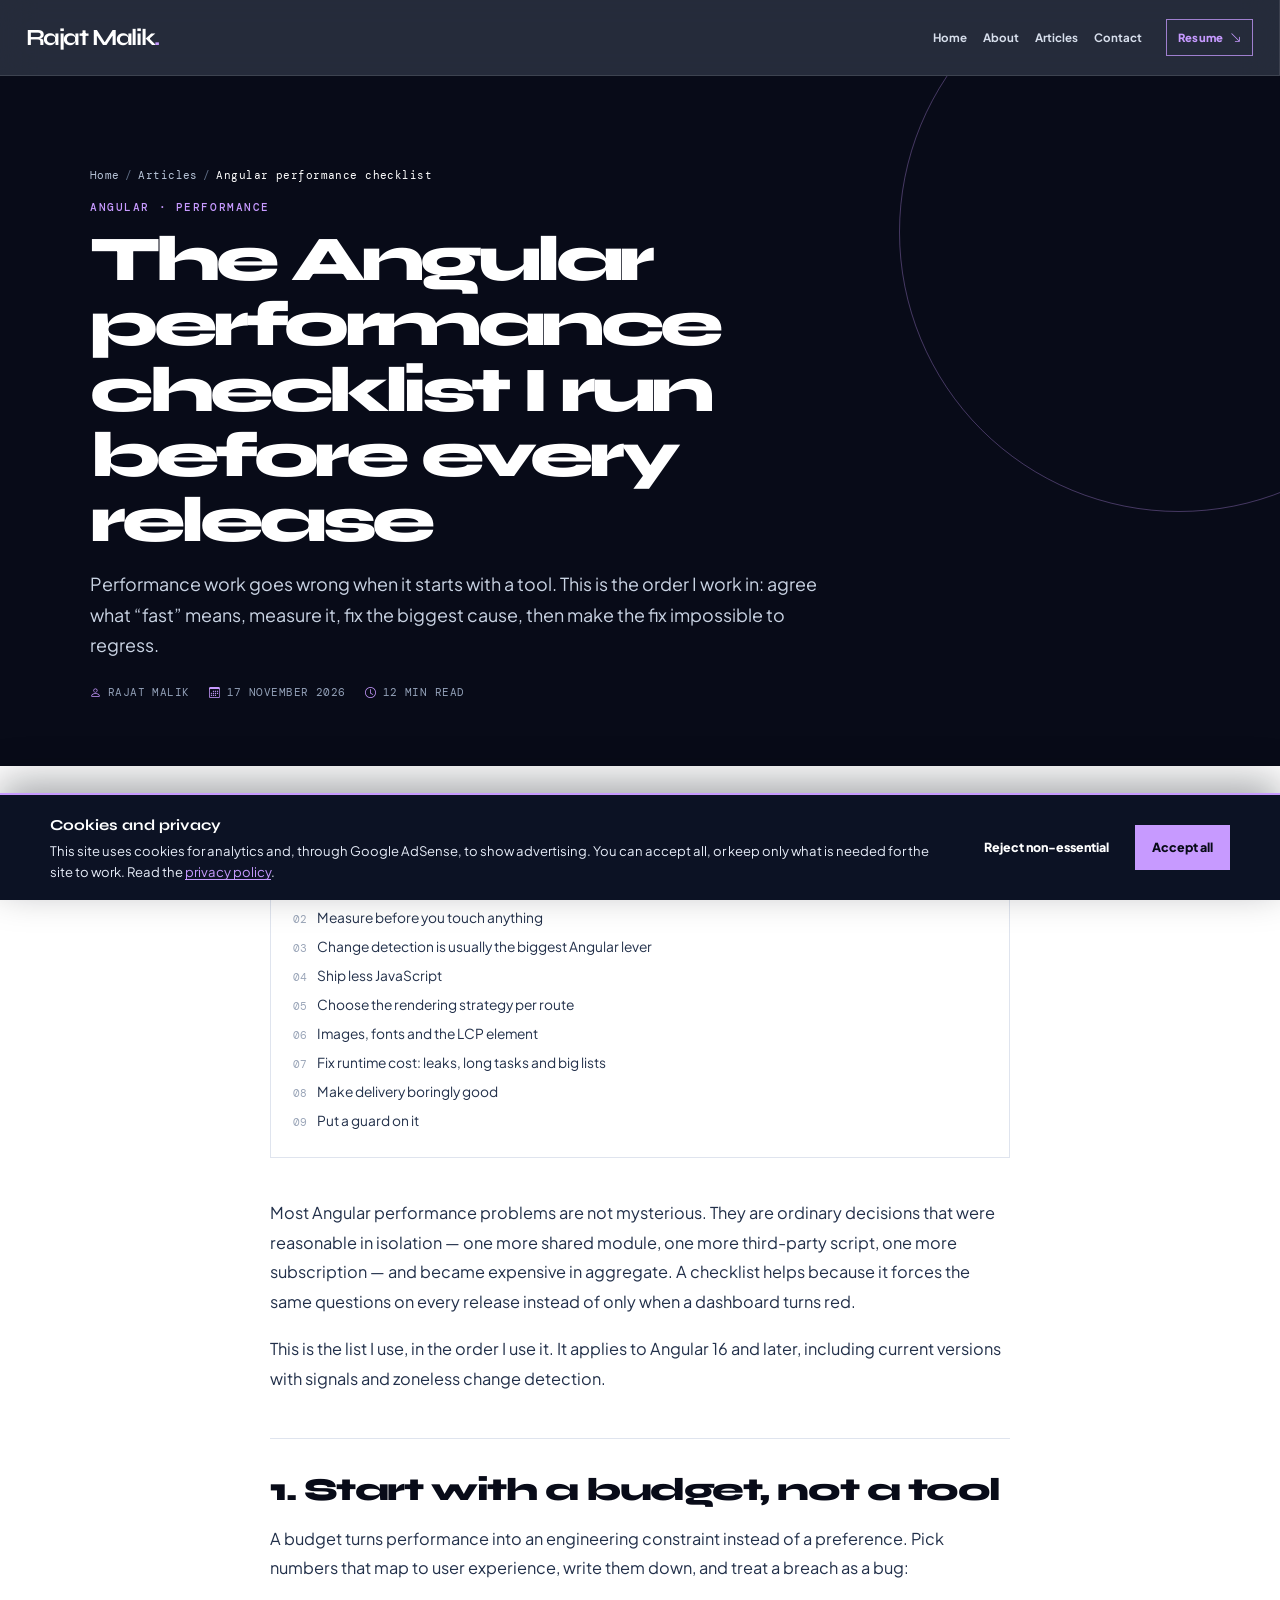
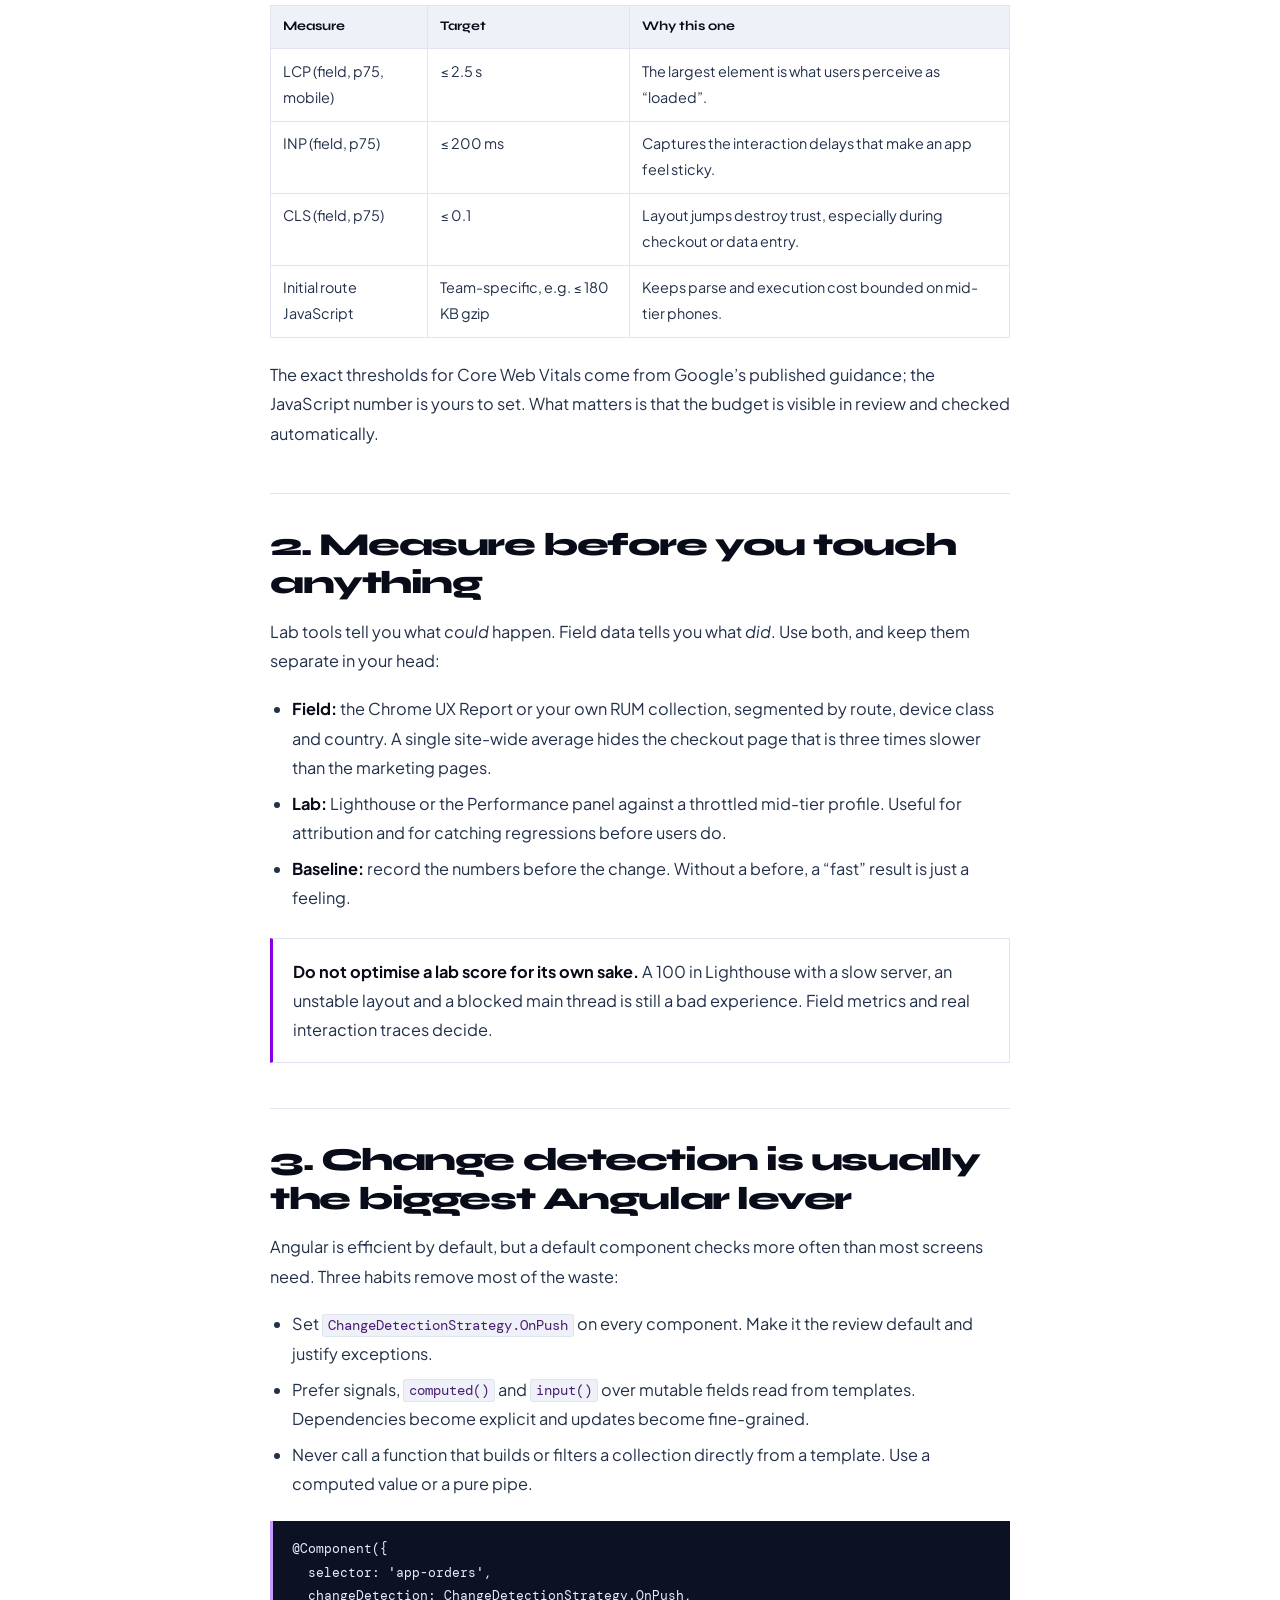
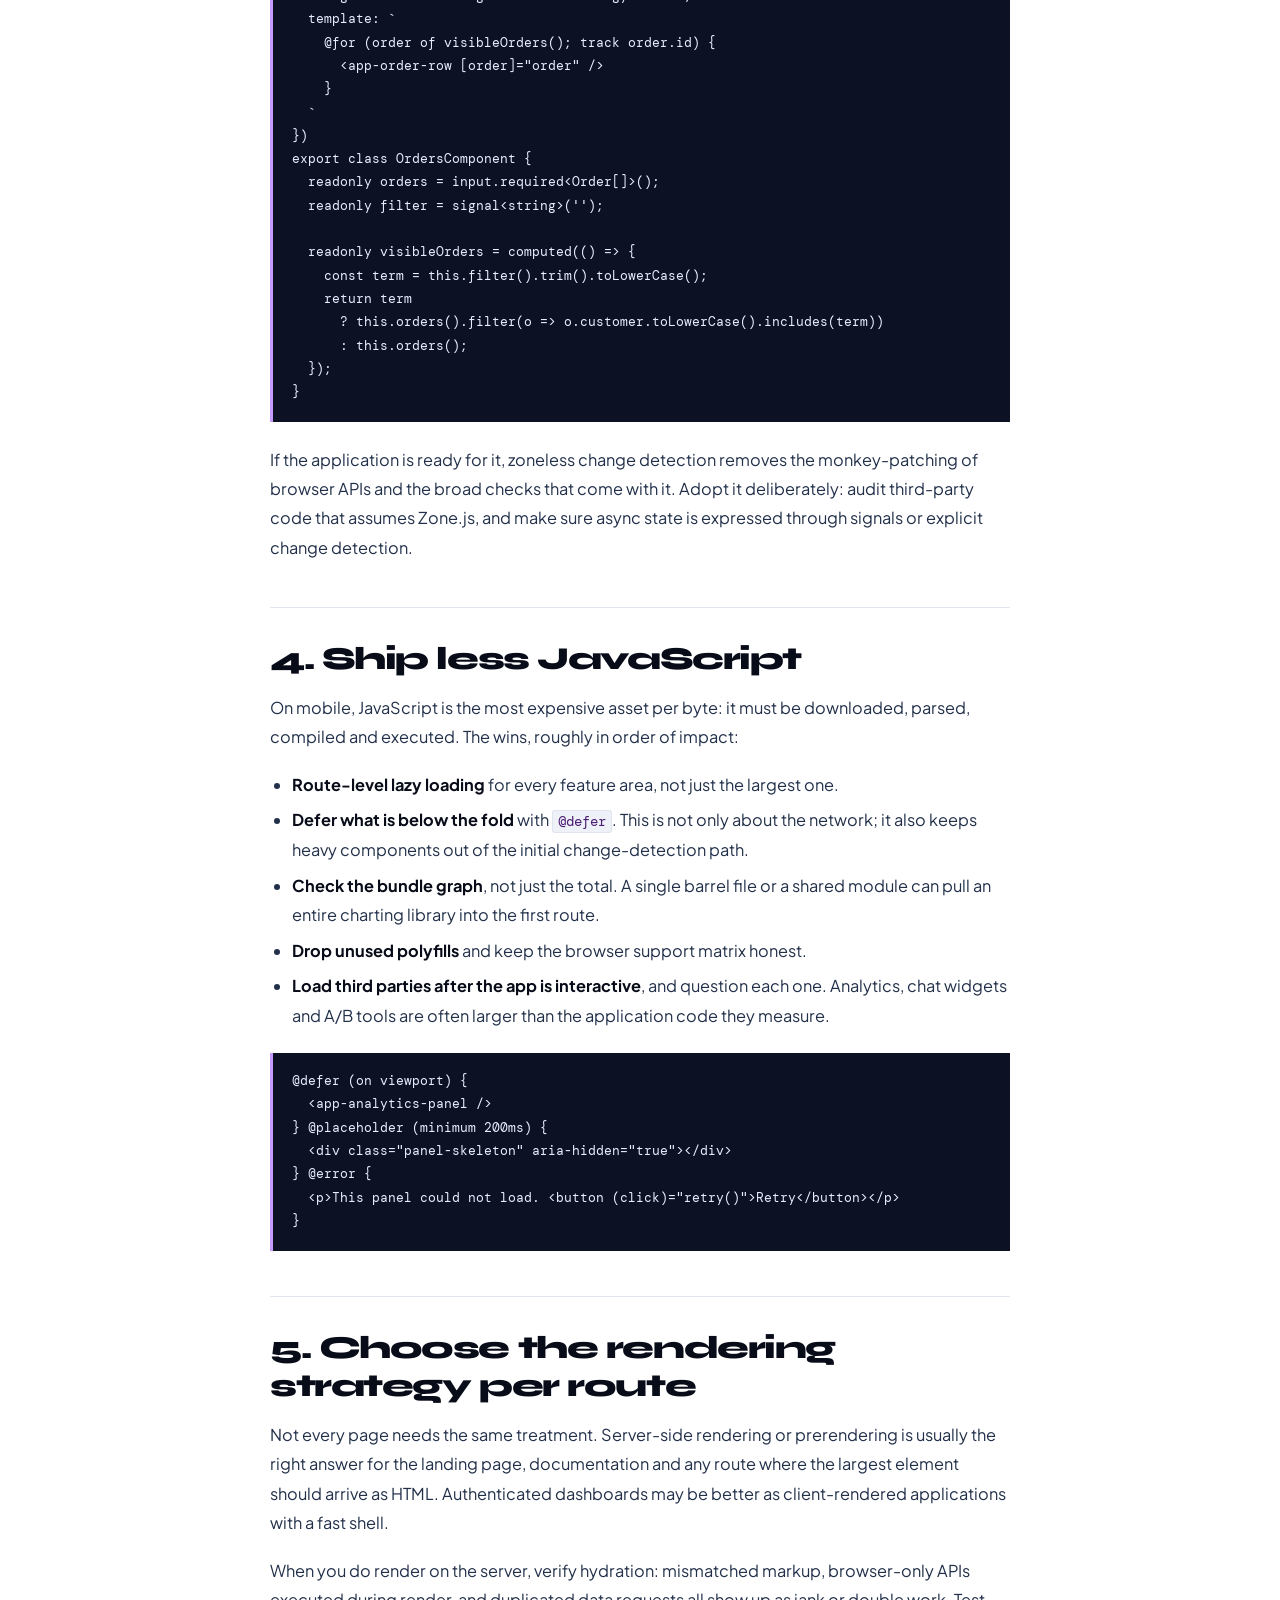
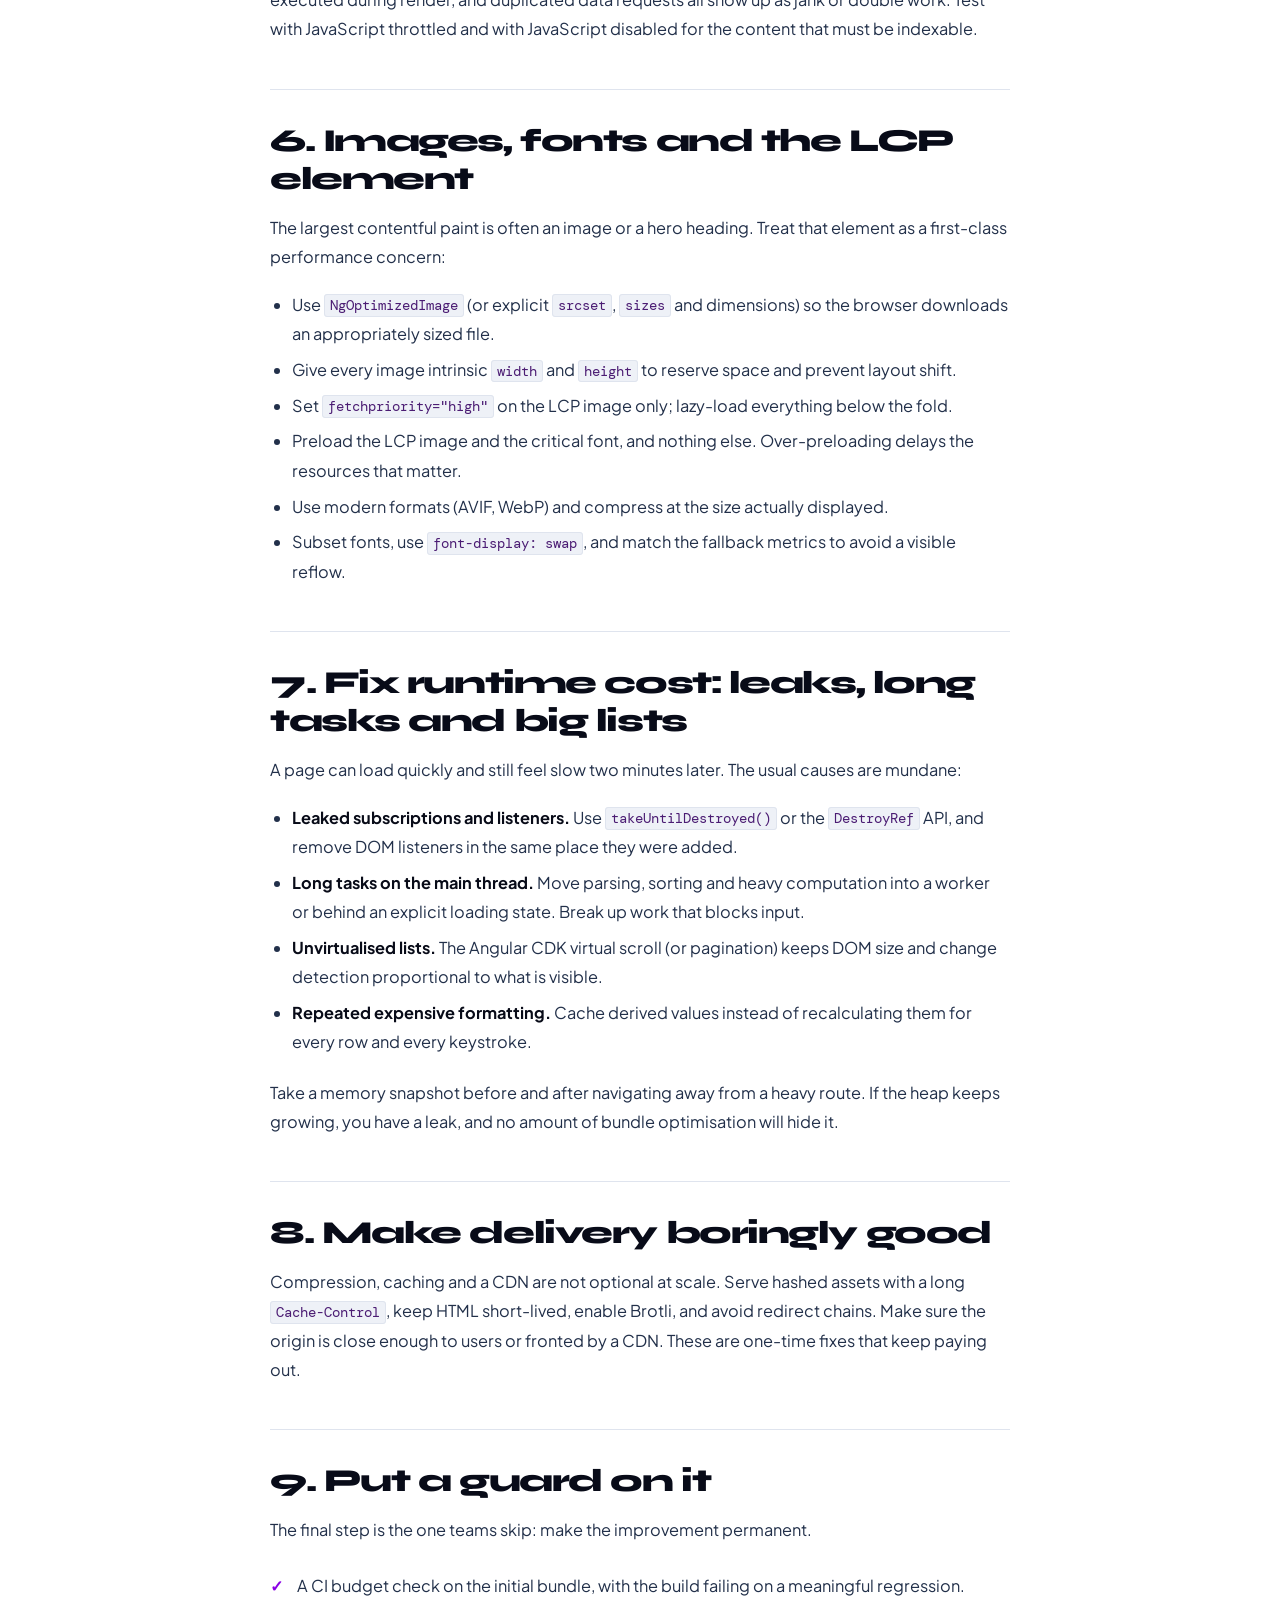
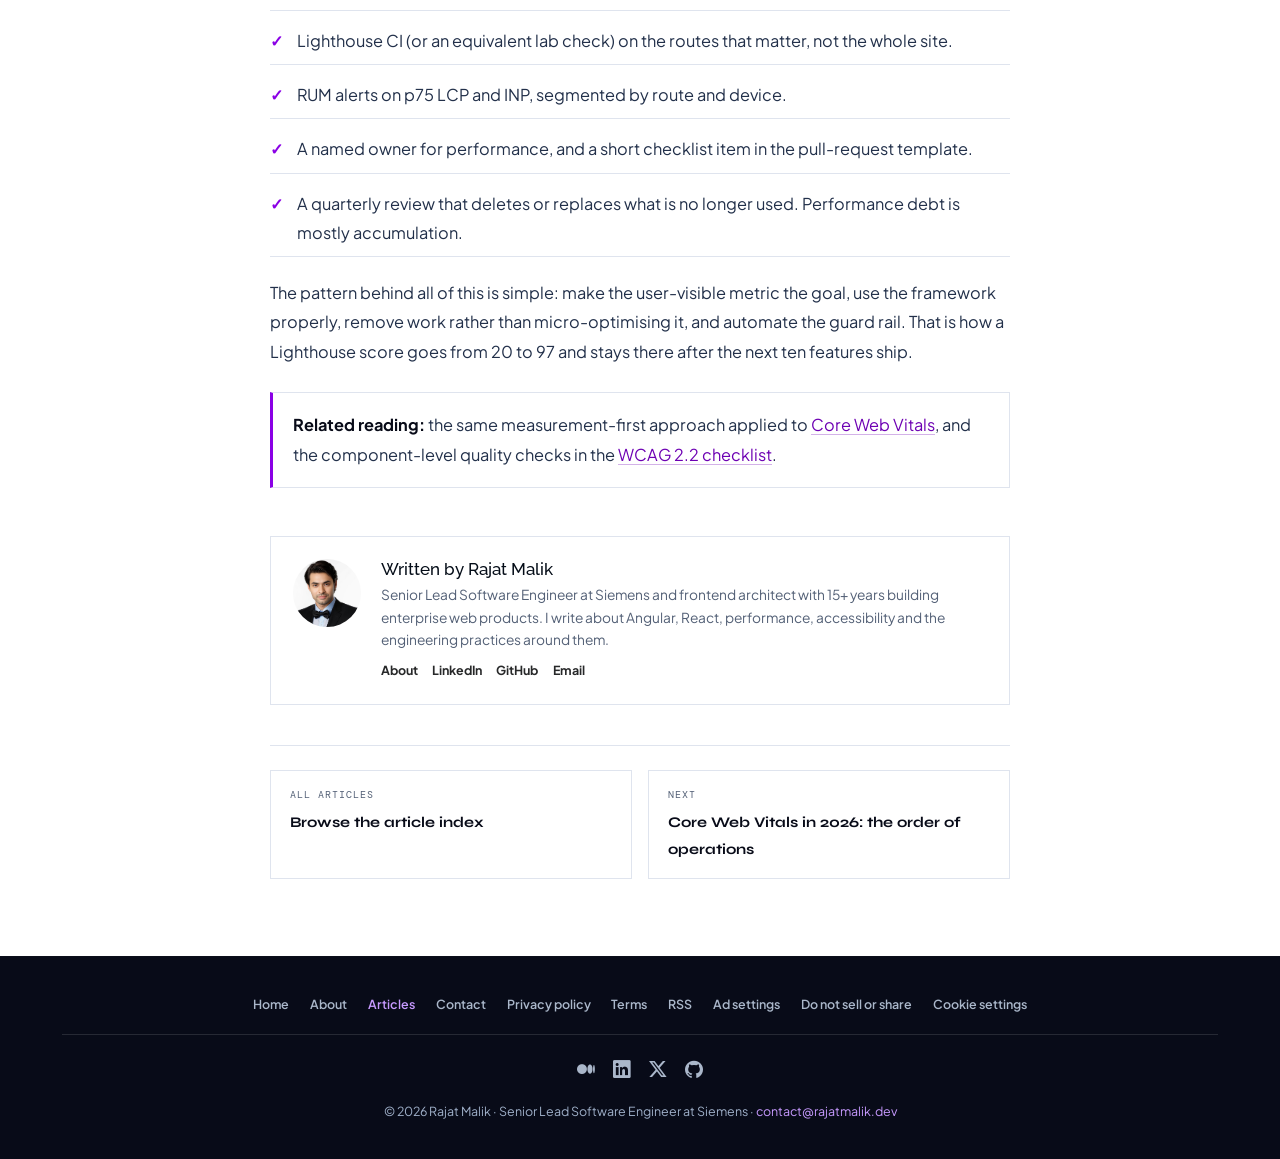
<file: articles/angular-performance-checklist.html>
<!DOCTYPE html>
<html lang="en">

<head>
  <meta charset="utf-8">
  <meta content="width=device-width, initial-scale=1.0" name="viewport">
  <title>The Angular performance checklist I run before every release | Rajat Malik</title>
  <meta name="description"
    content="A practical Angular performance checklist: budgets, field data, change detection, lazy loading, defer, images, runtime leaks and the regression guards that keep an app fast.">
  <link href="https://rajatmalik.dev/articles/angular-performance-checklist.html" rel="canonical">
  <meta content="index, follow, max-image-preview:large, max-snippet:-1, max-video-preview:-1" name="robots">
  <meta content="Rajat Malik" name="author">
  <meta content="#080b18" name="theme-color">
  <meta content="ca-pub-4991682021863699" name="google-adsense-account">

  <meta content="The Angular performance checklist I run before every release" property="og:title">
  <meta
    content="Budgets, field data, change detection, lazy loading, defer, images, runtime leaks and regression guards: the order I actually work in."
    property="og:description">
  <meta content="https://rajatmalik.dev/articles/angular-performance-checklist.html" property="og:url">
  <meta content="article" property="og:type">
  <meta content="Rajat Malik" property="og:site_name">
  <meta content="en" property="og:locale">
  <meta content="https://rajatmalik.dev/assets/img/post.png" property="og:image">
  <meta content="840" property="og:image:width">
  <meta content="400" property="og:image:height">
  <meta content="Angular performance checklist" property="og:image:alt">
  <meta content="2026-11-17" property="article:published_time">
  <meta content="Rajat Malik" property="article:author">
  <meta content="Angular" property="article:section">
  <meta content="summary_large_image" name="twitter:card">
  <meta content="@er_rajatmalik" name="twitter:site">
  <meta content="@er_rajatmalik" name="twitter:creator">
  <meta content="The Angular performance checklist I run before every release" name="twitter:title">
  <meta
    content="Budgets, field data, change detection, lazy loading, defer, images, runtime leaks and regression guards."
    name="twitter:description">
  <meta content="https://rajatmalik.dev/assets/img/post.png" name="twitter:image">

  <meta content="lTgQD1uJlZUR7Iqd2vCEJ54on_Gtxdhb-zX2o-NGDJQ" name="google-site-verification">

  <script src="/assets/js/consent-defaults.js"></script>
  <script async crossorigin="anonymous"
    src="https://pagead2.googlesyndication.com/pagead/js/adsbygoogle.js?client=ca-pub-4991682021863699"></script>
  <script async src="https://www.googletagmanager.com/gtm.js?id=GTM-K533LRTH"></script>
  <script>
    gtag('js', new Date());
  </script>

  <link href="/assets/img/favicon.ico" rel="icon" sizes="any">
  <link href="/assets/img/icon-192.png" rel="icon" sizes="192x192" type="image/png">
  <link href="/assets/img/icon-512.png" rel="icon" sizes="512x512" type="image/png">
  <link href="/assets/img/apple-touch-icon.png" rel="apple-touch-icon" sizes="180x180">
  <link href="/manifest.webmanifest" rel="manifest">
  <link href="/feed.xml" rel="alternate" title="Rajat Malik — articles and notes" type="application/rss+xml">

  <link href="https://fonts.googleapis.com" rel="preconnect">
  <link crossorigin href="https://fonts.gstatic.com" rel="preconnect">
  <link
    href="https://fonts.googleapis.com/css2?family=Roboto:ital,wght@0,100;0,300;0,400;0,500;0,700;0,900;1,400&amp;family=Poppins:wght@0,300;0,400;0,500;0,600;0,700&amp;family=Raleway:wght@300;400;500;600;700&amp;family=DM+Mono&amp;family=Plus+Jakarta+Sans:wght@400;500;600;700;800&amp;family=Syne:wght@500;600;700;800&amp;display=swap"
    rel="stylesheet">

  <link href="/assets/vendor/bootstrap/css/bootstrap.min.css" rel="stylesheet">
  <link href="/assets/vendor/bootstrap-icons/bootstrap-icons.css" rel="stylesheet">
  <link href="/assets/css/main.css?v=20261117" rel="stylesheet">
  <link href="/assets/css/modern.css?v=20261117" rel="stylesheet">
  <link href="/assets/css/site-extras.css?v=5" rel="stylesheet">
  <link href="/assets/css/pages.css?v=4" rel="stylesheet">

  <script type="application/ld+json">
    {
      "@context": "https://schema.org",
      "@graph": [
        {
          "@type": "BlogPosting",
          "@id": "https://rajatmalik.dev/articles/angular-performance-checklist.html#article",
          "mainEntityOfPage": "https://rajatmalik.dev/articles/angular-performance-checklist.html",
          "headline": "The Angular performance checklist I run before every release",
          "description": "A practical Angular performance checklist covering budgets, field data, change detection, lazy loading, defer, images, runtime leaks and regression guards.",
          "datePublished": "2026-11-17",
          "dateModified": "2026-11-17",
          "inLanguage": "en",
          "articleSection": "Angular",
          "keywords": "Angular performance, Core Web Vitals, change detection, zoneless, lazy loading, @defer",
          "image": "https://rajatmalik.dev/assets/img/post.png",
          "author": { "@id": "https://rajatmalik.dev/#person" },
          "publisher": { "@id": "https://rajatmalik.dev/#person" },
          "isPartOf": { "@id": "https://rajatmalik.dev/articles/#page" }
        },
        {
          "@type": "Person",
          "@id": "https://rajatmalik.dev/#person",
          "name": "Rajat Malik",
          "url": "https://rajatmalik.dev/",
          "jobTitle": "Senior Lead Software Engineer",
          "worksFor": { "@type": "Organization", "name": "Siemens" },
          "sameAs": [
            "https://www.linkedin.com/in/errajatmalik/",
            "https://github.com/malikrajat"
          ]
        },
        {
          "@type": "BreadcrumbList",
          "@id": "https://rajatmalik.dev/articles/angular-performance-checklist.html#breadcrumb",
          "itemListElement": [
            { "@type": "ListItem", "position": 1, "name": "Home", "item": "https://rajatmalik.dev/" },
            { "@type": "ListItem", "position": 2, "name": "Articles", "item": "https://rajatmalik.dev/articles/" },
            {
              "@type": "ListItem",
              "position": 3,
              "name": "Angular performance checklist",
              "item": "https://rajatmalik.dev/articles/angular-performance-checklist.html"
            }
          ]
        }
      ]
    }
  </script>
</head>

<body class="page-body">
  <a class="skip-link" href="#main-content">Skip to content</a>

  <header class="header dark-background" id="header">
    <i aria-controls="navmenu" aria-expanded="false" aria-label="Open menu"
      class="header-toggle d-xl-none bi bi-list" role="button" tabindex="0"></i>
    <a class="logo d-flex align-items-center justify-content-center" href="/">
      <span class="sitename">Rajat Malik</span>
    </a>
    <nav aria-label="Primary" class="navmenu" id="navmenu">
      <ul>
        <li><a href="/">Home</a></li>
        <li><a href="/about.html">About</a></li>
        <li><a aria-current="page" href="/articles/">Articles</a></li>
        <li><a href="/contact.html">Contact</a></li>
      </ul>
    </nav>
    <div class="header-cta">
      <a class="header-resume" download href="/assets/Rajat-JS-React-Angular.pdf">Resume <i
          class="bi bi-arrow-down-right"></i></a>
      <p class="header-tagline">Senior Lead Software Engineer at <strong>Siemens</strong></p>
    </div>
  </header>

  <main class="page-main" id="main-content">
    <section class="page-hero">
      <div class="page-wrap">
        <nav aria-label="Breadcrumb" class="breadcrumbs">
          <ol>
            <li><a href="/">Home</a></li>
            <li><a href="/articles/">Articles</a></li>
            <li><span aria-current="page">Angular performance checklist</span></li>
          </ol>
        </nav>
        <p class="page-eyebrow">Angular &middot; Performance</p>
        <h1>The Angular performance checklist I run before every release</h1>
        <p class="page-lede">Performance work goes wrong when it starts with a tool. This is the order I work in:
          agree what &ldquo;fast&rdquo; means, measure it, fix the biggest cause, then make the fix impossible to
          regress.</p>
        <div class="article-meta">
          <span><i class="bi bi-person"></i> Rajat Malik</span>
          <span><i class="bi bi-calendar3"></i> 17 November 2026</span>
          <span><i class="bi bi-clock"></i> 12 min read</span>
        </div>
      </div>
    </section>

    <section class="page-section">
      <div class="page-wrap page-narrow">
        <nav aria-label="On this page" class="toc" data-toc>
          <p class="toc-title">On this page</p>
        </nav>

        <article class="prose">
          <p>Most Angular performance problems are not mysterious. They are ordinary decisions that were reasonable
            in isolation &mdash; one more shared module, one more third-party script, one more subscription &mdash;
            and became expensive in aggregate. A checklist helps because it forces the same questions on every
            release instead of only when a dashboard turns red.</p>

          <p>This is the list I use, in the order I use it. It applies to Angular 16 and later, including current
            versions with signals and zoneless change detection.</p>

          <h2>1. Start with a budget, not a tool</h2>
          <p>A budget turns performance into an engineering constraint instead of a preference. Pick numbers that
            map to user experience, write them down, and treat a breach as a bug:</p>
          <table>
            <thead>
              <tr>
                <th>Measure</th>
                <th>Target</th>
                <th>Why this one</th>
              </tr>
            </thead>
            <tbody>
              <tr>
                <td>LCP (field, p75, mobile)</td>
                <td>&le; 2.5 s</td>
                <td>The largest element is what users perceive as &ldquo;loaded&rdquo;.</td>
              </tr>
              <tr>
                <td>INP (field, p75)</td>
                <td>&le; 200 ms</td>
                <td>Captures the interaction delays that make an app feel sticky.</td>
              </tr>
              <tr>
                <td>CLS (field, p75)</td>
                <td>&le; 0.1</td>
                <td>Layout jumps destroy trust, especially during checkout or data entry.</td>
              </tr>
              <tr>
                <td>Initial route JavaScript</td>
                <td>Team-specific, e.g. &le; 180 KB gzip</td>
                <td>Keeps parse and execution cost bounded on mid-tier phones.</td>
              </tr>
            </tbody>
          </table>
          <p>The exact thresholds for Core Web Vitals come from Google&rsquo;s published guidance; the JavaScript
            number is yours to set. What matters is that the budget is visible in review and checked automatically.
          </p>

          <h2>2. Measure before you touch anything</h2>
          <p>Lab tools tell you what <em>could</em> happen. Field data tells you what <em>did</em>. Use both, and
            keep them separate in your head:</p>
          <ul>
            <li><strong>Field:</strong> the Chrome UX Report or your own RUM collection, segmented by route, device
              class and country. A single site-wide average hides the checkout page that is three times slower than
              the marketing pages.</li>
            <li><strong>Lab:</strong> Lighthouse or the Performance panel against a throttled mid-tier profile.
              Useful for attribution and for catching regressions before users do.</li>
            <li><strong>Baseline:</strong> record the numbers before the change. Without a before, a &ldquo;fast&rdquo;
              result is just a feeling.</li>
          </ul>
          <div class="callout">
            <p><strong>Do not optimise a lab score for its own sake.</strong> A 100 in Lighthouse with a slow
              server, an unstable layout and a blocked main thread is still a bad experience. Field metrics and
              real interaction traces decide.</p>
          </div>

          <h2>3. Change detection is usually the biggest Angular lever</h2>
          <p>Angular is efficient by default, but a default component checks more often than most screens need.
            Three habits remove most of the waste:</p>
          <ul>
            <li>Set <code>ChangeDetectionStrategy.OnPush</code> on every component. Make it the review default and
              justify exceptions.</li>
            <li>Prefer signals, <code>computed()</code> and <code>input()</code> over mutable fields read from
              templates. Dependencies become explicit and updates become fine-grained.</li>
            <li>Never call a function that builds or filters a collection directly from a template. Use a computed
              value or a pure pipe.</li>
          </ul>
          <pre><code>@Component({
  selector: 'app-orders',
  changeDetection: ChangeDetectionStrategy.OnPush,
  template: `
    &#64;for (order of visibleOrders(); track order.id) {
      &lt;app-order-row [order]="order" /&gt;
    }
  `
})
export class OrdersComponent {
  readonly orders = input.required&lt;Order[]&gt;();
  readonly filter = signal&lt;string&gt;('');

  readonly visibleOrders = computed(() =&gt; {
    const term = this.filter().trim().toLowerCase();
    return term
      ? this.orders().filter(o =&gt; o.customer.toLowerCase().includes(term))
      : this.orders();
  });
}</code></pre>
          <p>If the application is ready for it, zoneless change detection removes the monkey-patching of browser
            APIs and the broad checks that come with it. Adopt it deliberately: audit third-party code that assumes
            Zone.js, and make sure async state is expressed through signals or explicit change detection.</p>

          <h2>4. Ship less JavaScript</h2>
          <p>On mobile, JavaScript is the most expensive asset per byte: it must be downloaded, parsed, compiled and
            executed. The wins, roughly in order of impact:</p>
          <ul>
            <li><strong>Route-level lazy loading</strong> for every feature area, not just the largest one.</li>
            <li><strong>Defer what is below the fold</strong> with <code>&#64;defer</code>. This is not only about
              the network; it also keeps heavy components out of the initial change-detection path.</li>
            <li><strong>Check the bundle graph</strong>, not just the total. A single barrel file or a shared module
              can pull an entire charting library into the first route.</li>
            <li><strong>Drop unused polyfills</strong> and keep the browser support matrix honest.</li>
            <li><strong>Load third parties after the app is interactive</strong>, and question each one. Analytics,
              chat widgets and A/B tools are often larger than the application code they measure.</li>
          </ul>
          <pre><code>&#64;defer (on viewport) {
  &lt;app-analytics-panel /&gt;
} &#64;placeholder (minimum 200ms) {
  &lt;div class="panel-skeleton" aria-hidden="true"&gt;&lt;/div&gt;
} &#64;error {
  &lt;p&gt;This panel could not load. &lt;button (click)="retry()"&gt;Retry&lt;/button&gt;&lt;/p&gt;
}</code></pre>

          <h2>5. Choose the rendering strategy per route</h2>
          <p>Not every page needs the same treatment. Server-side rendering or prerendering is usually the right
            answer for the landing page, documentation and any route where the largest element should arrive as
            HTML. Authenticated dashboards may be better as client-rendered applications with a fast shell.</p>
          <p>When you do render on the server, verify hydration: mismatched markup, browser-only APIs executed
            during render, and duplicated data requests all show up as jank or double work. Test with JavaScript
            throttled and with JavaScript disabled for the content that must be indexable.</p>

          <h2>6. Images, fonts and the LCP element</h2>
          <p>The largest contentful paint is often an image or a hero heading. Treat that element as a first-class
            performance concern:</p>
          <ul>
            <li>Use <code>NgOptimizedImage</code> (or explicit <code>srcset</code>, <code>sizes</code> and
              dimensions) so the browser downloads an appropriately sized file.</li>
            <li>Give every image intrinsic <code>width</code> and <code>height</code> to reserve space and prevent
              layout shift.</li>
            <li>Set <code>fetchpriority="high"</code> on the LCP image only; lazy-load everything below the fold.
            </li>
            <li>Preload the LCP image and the critical font, and nothing else. Over-preloading delays the resources
              that matter.</li>
            <li>Use modern formats (AVIF, WebP) and compress at the size actually displayed.</li>
            <li>Subset fonts, use <code>font-display: swap</code>, and match the fallback metrics to avoid a visible
              reflow.</li>
          </ul>

          <h2>7. Fix runtime cost: leaks, long tasks and big lists</h2>
          <p>A page can load quickly and still feel slow two minutes later. The usual causes are mundane:</p>
          <ul>
            <li><strong>Leaked subscriptions and listeners.</strong> Use <code>takeUntilDestroyed()</code> or the
              <code>DestroyRef</code> API, and remove DOM listeners in the same place they were added.</li>
            <li><strong>Long tasks on the main thread.</strong> Move parsing, sorting and heavy computation into a
              worker or behind an explicit loading state. Break up work that blocks input.</li>
            <li><strong>Unvirtualised lists.</strong> The Angular CDK virtual scroll (or pagination) keeps DOM size
              and change detection proportional to what is visible.</li>
            <li><strong>Repeated expensive formatting.</strong> Cache derived values instead of recalculating them
              for every row and every keystroke.</li>
          </ul>
          <p>Take a memory snapshot before and after navigating away from a heavy route. If the heap keeps growing,
            you have a leak, and no amount of bundle optimisation will hide it.</p>

          <h2>8. Make delivery boringly good</h2>
          <p>Compression, caching and a CDN are not optional at scale. Serve hashed assets with a long
            <code>Cache-Control</code>, keep HTML short-lived, enable Brotli, and avoid redirect chains. Make sure
            the origin is close enough to users or fronted by a CDN. These are one-time fixes that keep paying out.
          </p>

          <h2>9. Put a guard on it</h2>
          <p>The final step is the one teams skip: make the improvement permanent.</p>
          <ul class="checklist">
            <li>A CI budget check on the initial bundle, with the build failing on a meaningful regression.</li>
            <li>Lighthouse CI (or an equivalent lab check) on the routes that matter, not the whole site.</li>
            <li>RUM alerts on p75 LCP and INP, segmented by route and device.</li>
            <li>A named owner for performance, and a short checklist item in the pull-request template.</li>
            <li>A quarterly review that deletes or replaces what is no longer used. Performance debt is mostly
              accumulation.</li>
          </ul>

          <p>The pattern behind all of this is simple: make the user-visible metric the goal, use the framework
            properly, remove work rather than micro-optimising it, and automate the guard rail. That is how a
            Lighthouse score goes from 20 to 97 and stays there after the next ten features ship.</p>

          <div class="callout">
            <p><strong>Related reading:</strong> the same measurement-first approach applied to
              <a href="/articles/core-web-vitals-order-of-operations.html">Core Web Vitals</a>, and the component-level
              quality checks in the <a href="/articles/wcag-2-2-component-checklist.html">WCAG 2.2 checklist</a>.</p>
          </div>
        </article>

        <aside class="author-box">
          <img alt="Rajat Malik" height="68" src="/assets/img/my-profile-img.jpg" width="68">
          <div>
            <h2>Written by Rajat Malik</h2>
            <p>Senior Lead Software Engineer at Siemens and frontend architect with 15+ years building enterprise web
              products. I write about Angular, React, performance, accessibility and the engineering practices around
              them.</p>
            <div class="author-links">
              <a href="/about.html">About</a>
              <a href="https://www.linkedin.com/in/errajatmalik/" rel="noopener" target="_blank">LinkedIn</a>
              <a href="https://github.com/malikrajat" rel="noopener" target="_blank">GitHub</a>
              <a href="mailto:contact@rajatmalik.dev">Email</a>
            </div>
          </div>
        </aside>

        <nav aria-label="More articles" class="article-nav">
          <a href="/articles/">
            <span>All articles</span>
            <strong>Browse the article index</strong>
          </a>
          <a href="/articles/core-web-vitals-order-of-operations.html">
            <span>Next</span>
            <strong>Core Web Vitals in 2026: the order of operations</strong>
          </a>
        </nav>
      </div>
    </section>
  </main>

  <footer class="footer light-background position-relative" id="footer">
    <div class="container">
      <nav aria-label="Footer" class="footer-nav">
        <a href="/">Home</a>
        <a href="/about.html">About</a>
        <a aria-current="page" href="/articles/">Articles</a>
        <a href="/contact.html">Contact</a>
        <a href="/privacy-policy.html">Privacy policy</a>
        <a href="/terms.html">Terms</a>
        <a href="/feed.xml">RSS</a>
        <a href="https://www.google.com/settings/ads" rel="noopener" target="_blank">Ad settings</a>
        <a href="/privacy-policy.html#california">Do not sell or share</a>
        <button data-cookie-settings type="button">Cookie settings</button>
      </nav>
      <div class="copyright text-center">
        <a class="medium" href="https://medium.com/@codewithrajat" rel="noopener" target="_blank" title="Medium"><i
            class="bi bi-medium"></i></a>
        <a class="linkedin" href="https://www.linkedin.com/in/errajatmalik/" rel="noopener" target="_blank"
          title="LinkedIn"><i class="bi bi-linkedin"></i></a>
        <a class="twitter" href="https://twitter.com/er_rajatmalik" rel="noopener" target="_blank" title="X"><i
            class="bi bi-twitter-x"></i></a>
        <a class="Github" href="https://github.com/malikrajat" rel="noopener" target="_blank" title="GitHub"><i
            class="bi bi-github"></i></a>
      </div>
      <p class="footer-legal">&copy; <span data-year>2026</span> Rajat Malik &middot; Senior Lead Software Engineer at
        Siemens &middot; <a href="mailto:contact@rajatmalik.dev">contact@rajatmalik.dev</a></p>
    </div>
  </footer>

  <a class="scroll-top d-flex align-items-center justify-content-center" href="#"><i class="bi bi-arrow-up-short"
      aria-hidden="true"></i><span class="visually-hidden">Back to top</span></a>

  <script src="/assets/js/pages.js"></script>
  <script src="/assets/js/consent.js"></script>
</body>

</html>
</file>
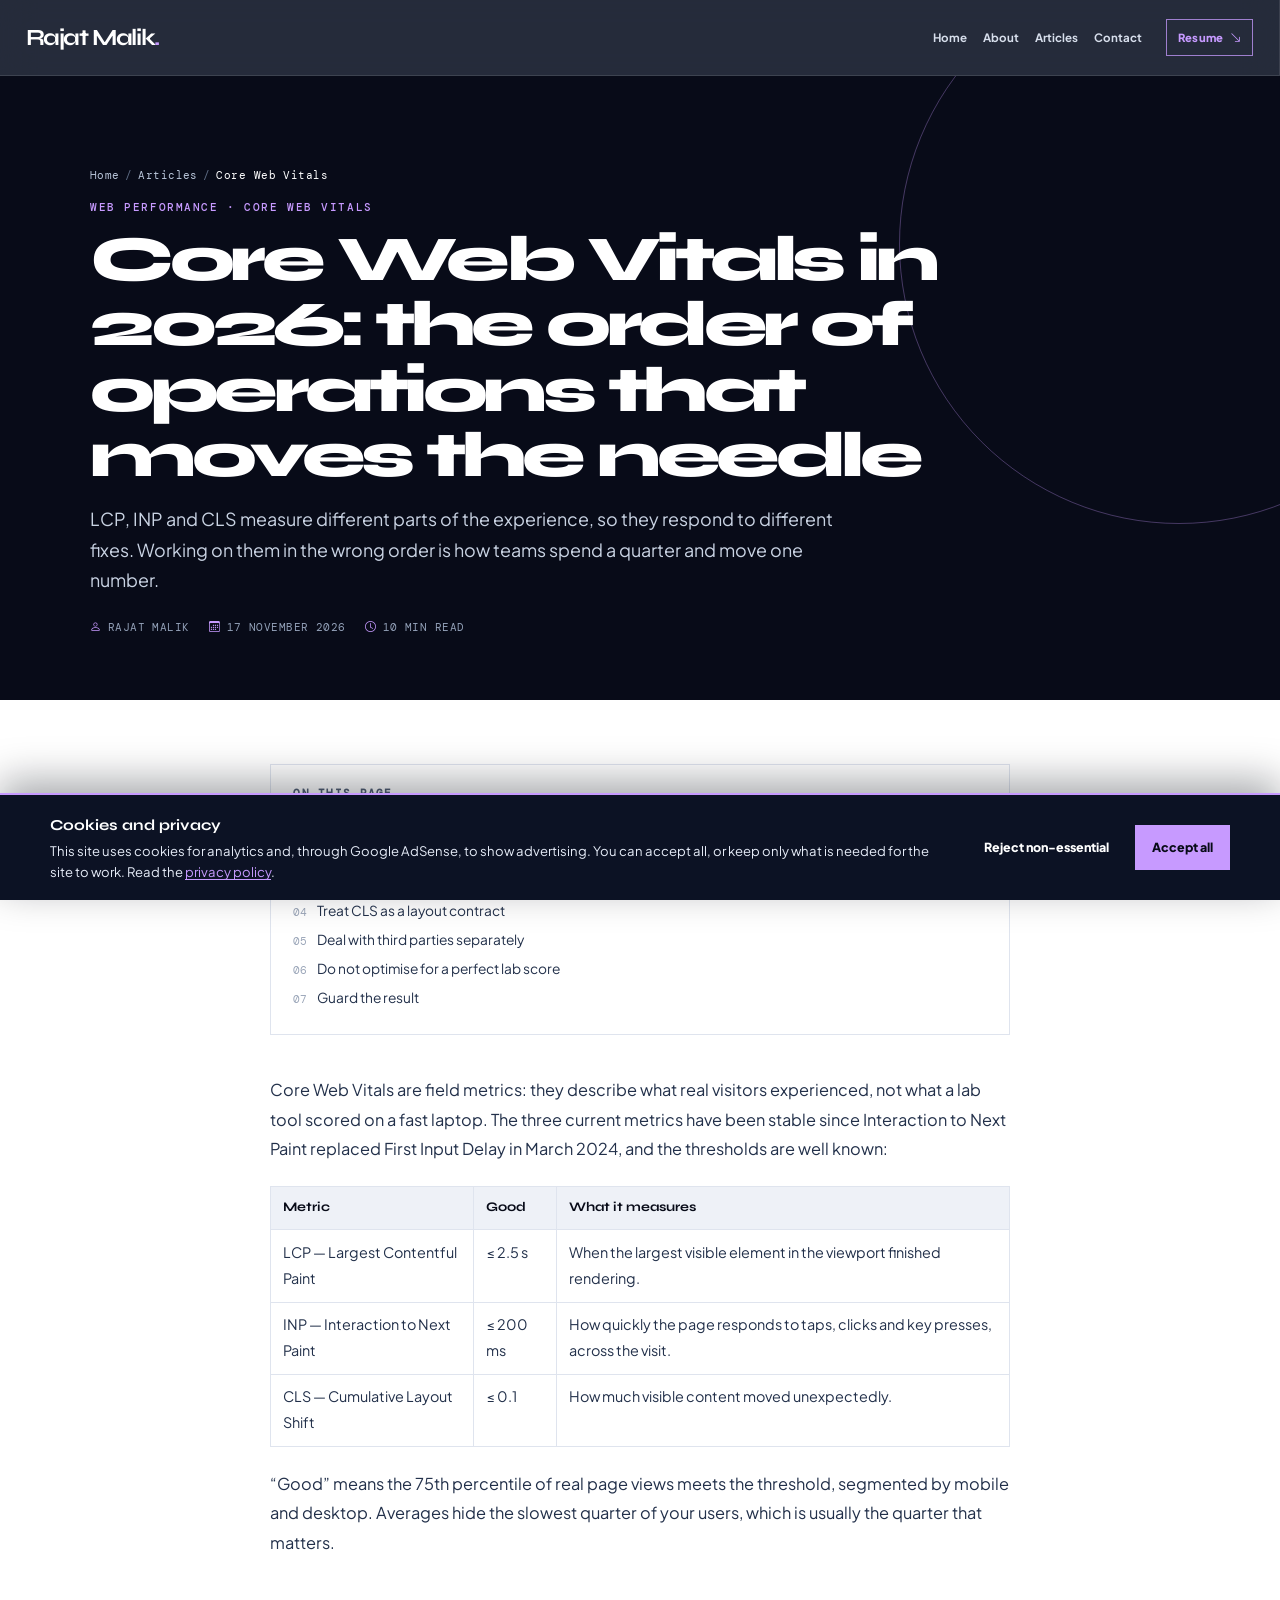
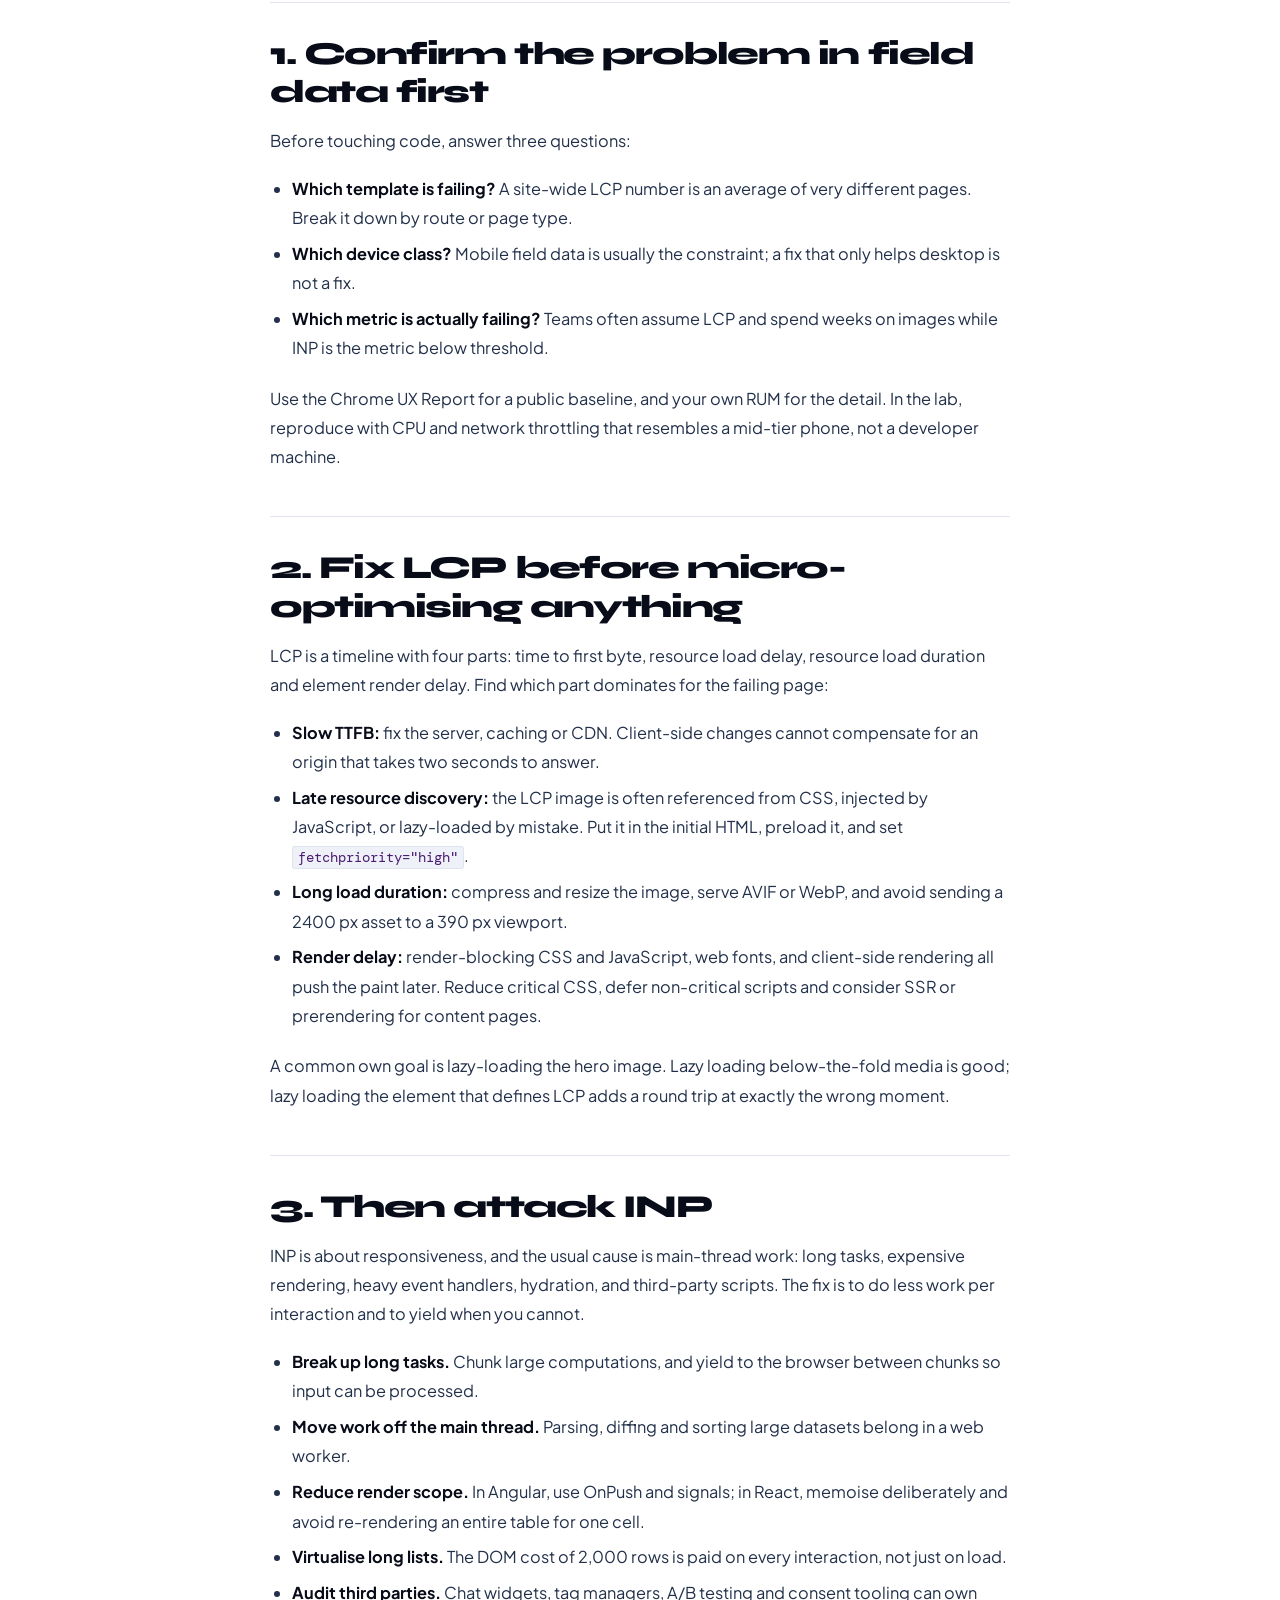
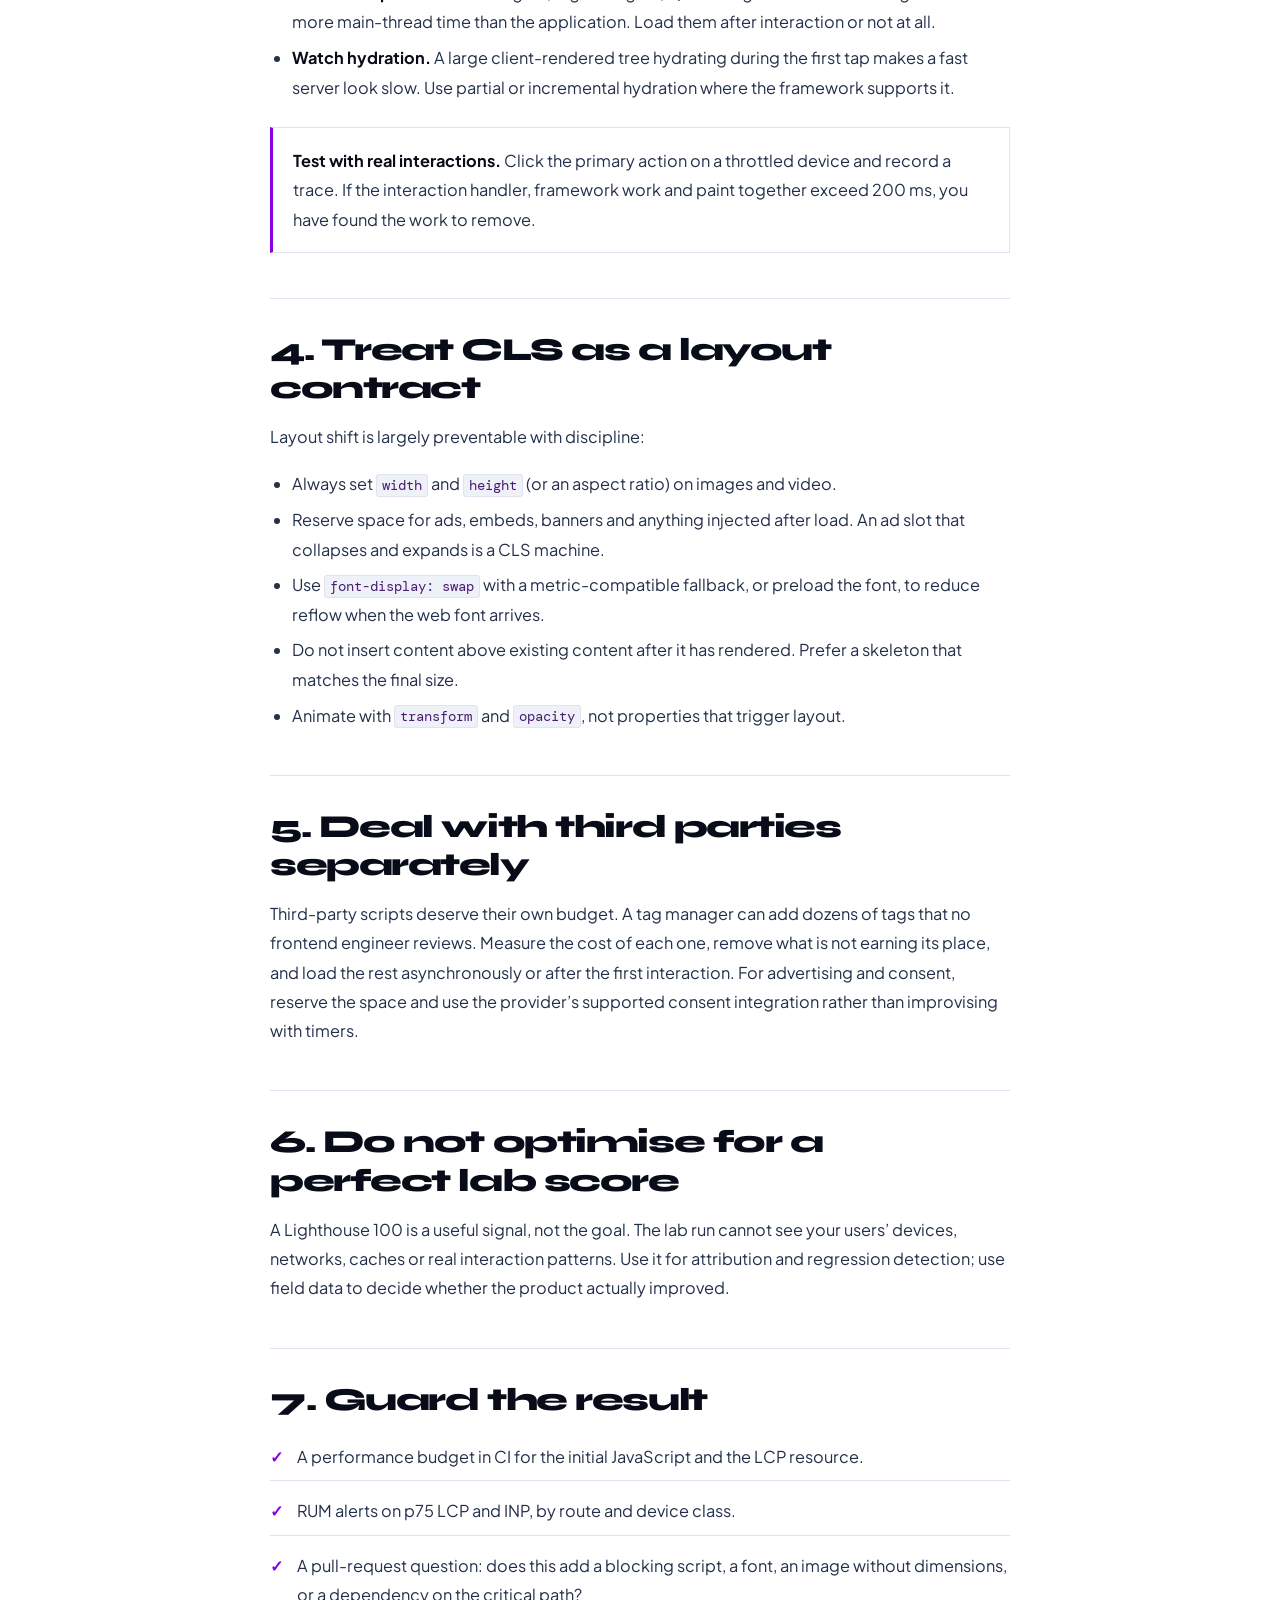
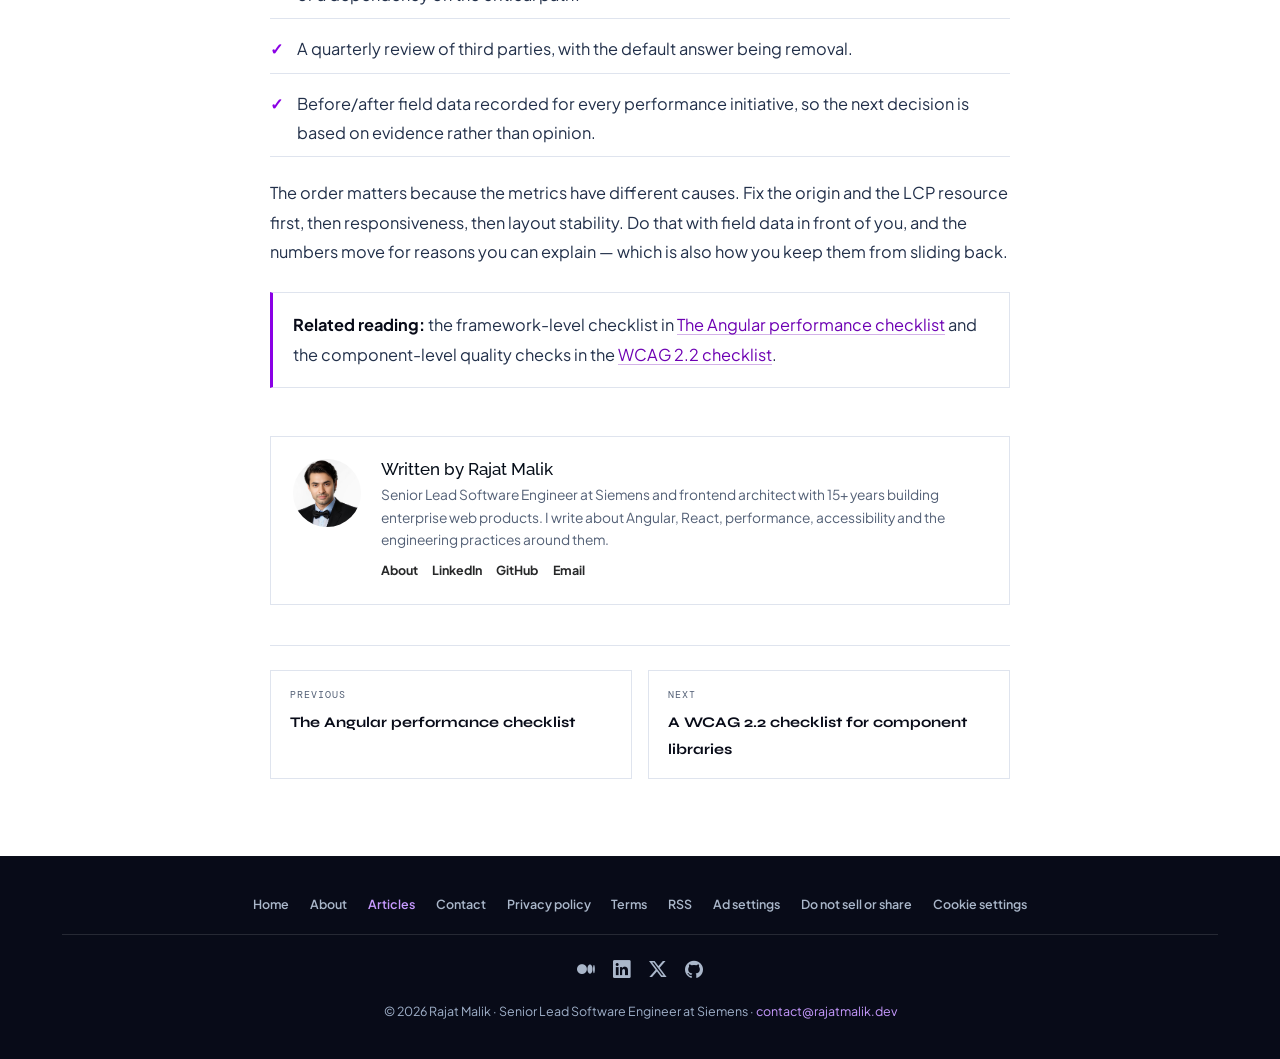
<file: articles/core-web-vitals-order-of-operations.html>
<!DOCTYPE html>
<html lang="en">

<head>
  <meta charset="utf-8">
  <meta content="width=device-width, initial-scale=1.0" name="viewport">
  <title>Core Web Vitals in 2026: the order of operations that moves the needle | Rajat Malik</title>
  <meta name="description"
    content="LCP, INP and CLS reward different fixes. A practical order of operations for Core Web Vitals in 2026, with field-data checks, framework specifics and regression guards.">
  <link href="https://rajatmalik.dev/articles/core-web-vitals-order-of-operations.html" rel="canonical">
  <meta content="index, follow, max-image-preview:large, max-snippet:-1, max-video-preview:-1" name="robots">
  <meta content="Rajat Malik" name="author">
  <meta content="#080b18" name="theme-color">
  <meta content="ca-pub-4991682021863699" name="google-adsense-account">

  <meta content="Core Web Vitals in 2026: the order of operations that moves the needle" property="og:title">
  <meta
    content="LCP, INP and CLS reward different fixes. A practical sequence for deciding what to work on first."
    property="og:description">
  <meta content="https://rajatmalik.dev/articles/core-web-vitals-order-of-operations.html" property="og:url">
  <meta content="article" property="og:type">
  <meta content="Rajat Malik" property="og:site_name">
  <meta content="en" property="og:locale">
  <meta content="https://rajatmalik.dev/assets/img/post.png" property="og:image">
  <meta content="840" property="og:image:width">
  <meta content="400" property="og:image:height">
  <meta content="Core Web Vitals" property="og:image:alt">
  <meta content="2026-11-17" property="article:published_time">
  <meta content="Rajat Malik" property="article:author">
  <meta content="Performance" property="article:section">
  <meta content="summary_large_image" name="twitter:card">
  <meta content="@er_rajatmalik" name="twitter:site">
  <meta content="@er_rajatmalik" name="twitter:creator">
  <meta content="Core Web Vitals in 2026: the order of operations" name="twitter:title">
  <meta content="LCP, INP and CLS reward different fixes. A practical sequence for deciding what to work on first."
    name="twitter:description">
  <meta content="https://rajatmalik.dev/assets/img/post.png" name="twitter:image">

  <meta content="lTgQD1uJlZUR7Iqd2vCEJ54on_Gtxdhb-zX2o-NGDJQ" name="google-site-verification">

  <script src="/assets/js/consent-defaults.js"></script>
  <script async crossorigin="anonymous"
    src="https://pagead2.googlesyndication.com/pagead/js/adsbygoogle.js?client=ca-pub-4991682021863699"></script>
  <script async src="https://www.googletagmanager.com/gtm.js?id=GTM-K533LRTH"></script>
  <script>
    gtag('js', new Date());
  </script>

  <link href="/assets/img/favicon.ico" rel="icon" sizes="any">
  <link href="/assets/img/icon-192.png" rel="icon" sizes="192x192" type="image/png">
  <link href="/assets/img/icon-512.png" rel="icon" sizes="512x512" type="image/png">
  <link href="/assets/img/apple-touch-icon.png" rel="apple-touch-icon" sizes="180x180">
  <link href="/manifest.webmanifest" rel="manifest">
  <link href="/feed.xml" rel="alternate" title="Rajat Malik — articles and notes" type="application/rss+xml">

  <link href="https://fonts.googleapis.com" rel="preconnect">
  <link crossorigin href="https://fonts.gstatic.com" rel="preconnect">
  <link
    href="https://fonts.googleapis.com/css2?family=Roboto:ital,wght@0,100;0,300;0,400;0,500;0,700;0,900;1,400&amp;family=Poppins:wght@0,300;0,400;0,500;0,600;0,700&amp;family=Raleway:wght@300;400;500;600;700&amp;family=DM+Mono&amp;family=Plus+Jakarta+Sans:wght@400;500;600;700;800&amp;family=Syne:wght@500;600;700;800&amp;display=swap"
    rel="stylesheet">

  <link href="/assets/vendor/bootstrap/css/bootstrap.min.css" rel="stylesheet">
  <link href="/assets/vendor/bootstrap-icons/bootstrap-icons.css" rel="stylesheet">
  <link href="/assets/css/main.css?v=20261117" rel="stylesheet">
  <link href="/assets/css/modern.css?v=20261117" rel="stylesheet">
  <link href="/assets/css/site-extras.css?v=5" rel="stylesheet">
  <link href="/assets/css/pages.css?v=4" rel="stylesheet">

  <script type="application/ld+json">
    {
      "@context": "https://schema.org",
      "@graph": [
        {
          "@type": "BlogPosting",
          "@id": "https://rajatmalik.dev/articles/core-web-vitals-order-of-operations.html#article",
          "mainEntityOfPage": "https://rajatmalik.dev/articles/core-web-vitals-order-of-operations.html",
          "headline": "Core Web Vitals in 2026: the order of operations that moves the needle",
          "description": "LCP, INP and CLS reward different fixes. A practical order of operations for Core Web Vitals in 2026, with field-data checks, framework specifics and regression guards.",
          "datePublished": "2026-11-17",
          "dateModified": "2026-11-17",
          "inLanguage": "en",
          "articleSection": "Performance",
          "keywords": "Core Web Vitals, LCP, INP, CLS, field data, web performance",
          "image": "https://rajatmalik.dev/assets/img/post.png",
          "author": { "@id": "https://rajatmalik.dev/#person" },
          "publisher": { "@id": "https://rajatmalik.dev/#person" },
          "isPartOf": { "@id": "https://rajatmalik.dev/articles/#page" }
        },
        {
          "@type": "Person",
          "@id": "https://rajatmalik.dev/#person",
          "name": "Rajat Malik",
          "url": "https://rajatmalik.dev/",
          "jobTitle": "Senior Lead Software Engineer",
          "worksFor": { "@type": "Organization", "name": "Siemens" },
          "sameAs": [
            "https://www.linkedin.com/in/errajatmalik/",
            "https://github.com/malikrajat"
          ]
        },
        {
          "@type": "BreadcrumbList",
          "@id": "https://rajatmalik.dev/articles/core-web-vitals-order-of-operations.html#breadcrumb",
          "itemListElement": [
            { "@type": "ListItem", "position": 1, "name": "Home", "item": "https://rajatmalik.dev/" },
            { "@type": "ListItem", "position": 2, "name": "Articles", "item": "https://rajatmalik.dev/articles/" },
            {
              "@type": "ListItem",
              "position": 3,
              "name": "Core Web Vitals: order of operations",
              "item": "https://rajatmalik.dev/articles/core-web-vitals-order-of-operations.html"
            }
          ]
        }
      ]
    }
  </script>
</head>

<body class="page-body">
  <a class="skip-link" href="#main-content">Skip to content</a>

  <header class="header dark-background" id="header">
    <i aria-controls="navmenu" aria-expanded="false" aria-label="Open menu"
      class="header-toggle d-xl-none bi bi-list" role="button" tabindex="0"></i>
    <a class="logo d-flex align-items-center justify-content-center" href="/">
      <span class="sitename">Rajat Malik</span>
    </a>
    <nav aria-label="Primary" class="navmenu" id="navmenu">
      <ul>
        <li><a href="/">Home</a></li>
        <li><a href="/about.html">About</a></li>
        <li><a aria-current="page" href="/articles/">Articles</a></li>
        <li><a href="/contact.html">Contact</a></li>
      </ul>
    </nav>
    <div class="header-cta">
      <a class="header-resume" download href="/assets/Rajat-JS-React-Angular.pdf">Resume <i
          class="bi bi-arrow-down-right"></i></a>
      <p class="header-tagline">Senior Lead Software Engineer at <strong>Siemens</strong></p>
    </div>
  </header>

  <main class="page-main" id="main-content">
    <section class="page-hero">
      <div class="page-wrap">
        <nav aria-label="Breadcrumb" class="breadcrumbs">
          <ol>
            <li><a href="/">Home</a></li>
            <li><a href="/articles/">Articles</a></li>
            <li><span aria-current="page">Core Web Vitals</span></li>
          </ol>
        </nav>
        <p class="page-eyebrow">Web performance &middot; Core Web Vitals</p>
        <h1>Core Web Vitals in 2026: the order of operations that moves the needle</h1>
        <p class="page-lede">LCP, INP and CLS measure different parts of the experience, so they respond to
          different fixes. Working on them in the wrong order is how teams spend a quarter and move one number.</p>
        <div class="article-meta">
          <span><i class="bi bi-person"></i> Rajat Malik</span>
          <span><i class="bi bi-calendar3"></i> 17 November 2026</span>
          <span><i class="bi bi-clock"></i> 10 min read</span>
        </div>
      </div>
    </section>

    <section class="page-section">
      <div class="page-wrap page-narrow">
        <nav aria-label="On this page" class="toc" data-toc>
          <p class="toc-title">On this page</p>
        </nav>

        <article class="prose">
          <p>Core Web Vitals are field metrics: they describe what real visitors experienced, not what a lab
            tool scored on a fast laptop. The three current metrics have been stable since Interaction to Next Paint
            replaced First Input Delay in March 2024, and the thresholds are well known:</p>
          <table>
            <thead>
              <tr>
                <th>Metric</th>
                <th>Good</th>
                <th>What it measures</th>
              </tr>
            </thead>
            <tbody>
              <tr>
                <td>LCP &mdash; Largest Contentful Paint</td>
                <td>&le; 2.5 s</td>
                <td>When the largest visible element in the viewport finished rendering.</td>
              </tr>
              <tr>
                <td>INP &mdash; Interaction to Next Paint</td>
                <td>&le; 200 ms</td>
                <td>How quickly the page responds to taps, clicks and key presses, across the visit.</td>
              </tr>
              <tr>
                <td>CLS &mdash; Cumulative Layout Shift</td>
                <td>&le; 0.1</td>
                <td>How much visible content moved unexpectedly.</td>
              </tr>
            </tbody>
          </table>
          <p>&ldquo;Good&rdquo; means the 75th percentile of real page views meets the threshold, segmented by
            mobile and desktop. Averages hide the slowest quarter of your users, which is usually the quarter that
            matters.</p>

          <h2>1. Confirm the problem in field data first</h2>
          <p>Before touching code, answer three questions:</p>
          <ul>
            <li><strong>Which template is failing?</strong> A site-wide LCP number is an average of very different
              pages. Break it down by route or page type.</li>
            <li><strong>Which device class?</strong> Mobile field data is usually the constraint; a fix that only
              helps desktop is not a fix.</li>
            <li><strong>Which metric is actually failing?</strong> Teams often assume LCP and spend weeks on images
              while INP is the metric below threshold.</li>
          </ul>
          <p>Use the Chrome UX Report for a public baseline, and your own RUM for the detail. In the lab, reproduce
            with CPU and network throttling that resembles a mid-tier phone, not a developer machine.</p>

          <h2>2. Fix LCP before micro-optimising anything</h2>
          <p>LCP is a timeline with four parts: time to first byte, resource load delay, resource load duration and
            element render delay. Find which part dominates for the failing page:</p>
          <ul>
            <li><strong>Slow TTFB:</strong> fix the server, caching or CDN. Client-side changes cannot compensate for
              an origin that takes two seconds to answer.</li>
            <li><strong>Late resource discovery:</strong> the LCP image is often referenced from CSS, injected by
              JavaScript, or lazy-loaded by mistake. Put it in the initial HTML, preload it, and set
              <code>fetchpriority="high"</code>.</li>
            <li><strong>Long load duration:</strong> compress and resize the image, serve AVIF or WebP, and avoid
              sending a 2400&nbsp;px asset to a 390&nbsp;px viewport.</li>
            <li><strong>Render delay:</strong> render-blocking CSS and JavaScript, web fonts, and client-side
              rendering all push the paint later. Reduce critical CSS, defer non-critical scripts and consider SSR or
              prerendering for content pages.</li>
          </ul>
          <p>A common own goal is lazy-loading the hero image. Lazy loading below-the-fold media is good; lazy
            loading the element that defines LCP adds a round trip at exactly the wrong moment.</p>

          <h2>3. Then attack INP</h2>
          <p>INP is about responsiveness, and the usual cause is main-thread work: long tasks, expensive rendering,
            heavy event handlers, hydration, and third-party scripts. The fix is to do less work per interaction and
            to yield when you cannot.</p>
          <ul>
            <li><strong>Break up long tasks.</strong> Chunk large computations, and yield to the browser between
              chunks so input can be processed.</li>
            <li><strong>Move work off the main thread.</strong> Parsing, diffing and sorting large datasets belong in
              a web worker.</li>
            <li><strong>Reduce render scope.</strong> In Angular, use OnPush and signals; in React, memoise
              deliberately and avoid re-rendering an entire table for one cell.</li>
            <li><strong>Virtualise long lists.</strong> The DOM cost of 2,000 rows is paid on every interaction, not
              just on load.</li>
            <li><strong>Audit third parties.</strong> Chat widgets, tag managers, A/B testing and consent tooling can
              own more main-thread time than the application. Load them after interaction or not at all.</li>
            <li><strong>Watch hydration.</strong> A large client-rendered tree hydrating during the first tap makes a
              fast server look slow. Use partial or incremental hydration where the framework supports it.</li>
          </ul>
          <div class="callout">
            <p><strong>Test with real interactions.</strong> Click the primary action on a throttled device and
              record a trace. If the interaction handler, framework work and paint together exceed 200&nbsp;ms, you
              have found the work to remove.</p>
          </div>

          <h2>4. Treat CLS as a layout contract</h2>
          <p>Layout shift is largely preventable with discipline:</p>
          <ul>
            <li>Always set <code>width</code> and <code>height</code> (or an aspect ratio) on images and video.</li>
            <li>Reserve space for ads, embeds, banners and anything injected after load. An ad slot that collapses
              and expands is a CLS machine.</li>
            <li>Use <code>font-display: swap</code> with a metric-compatible fallback, or preload the font, to reduce
              reflow when the web font arrives.</li>
            <li>Do not insert content above existing content after it has rendered. Prefer a skeleton that matches the
              final size.</li>
            <li>Animate with <code>transform</code> and <code>opacity</code>, not properties that trigger layout.</li>
          </ul>

          <h2>5. Deal with third parties separately</h2>
          <p>Third-party scripts deserve their own budget. A tag manager can add dozens of tags that no frontend
            engineer reviews. Measure the cost of each one, remove what is not earning its place, and load the rest
            asynchronously or after the first interaction. For advertising and consent, reserve the space and use the
            provider&rsquo;s supported consent integration rather than improvising with timers.</p>

          <h2>6. Do not optimise for a perfect lab score</h2>
          <p>A Lighthouse 100 is a useful signal, not the goal. The lab run cannot see your users&rsquo; devices,
            networks, caches or real interaction patterns. Use it for attribution and regression detection; use field
            data to decide whether the product actually improved.</p>

          <h2>7. Guard the result</h2>
          <ul class="checklist">
            <li>A performance budget in CI for the initial JavaScript and the LCP resource.</li>
            <li>RUM alerts on p75 LCP and INP, by route and device class.</li>
            <li>A pull-request question: does this add a blocking script, a font, an image without dimensions, or a
              dependency on the critical path?</li>
            <li>A quarterly review of third parties, with the default answer being removal.</li>
            <li>Before/after field data recorded for every performance initiative, so the next decision is based on
              evidence rather than opinion.</li>
          </ul>

          <p>The order matters because the metrics have different causes. Fix the origin and the LCP resource first,
            then responsiveness, then layout stability. Do that with field data in front of you, and the numbers
            move for reasons you can explain &mdash; which is also how you keep them from sliding back.</p>

          <div class="callout">
            <p><strong>Related reading:</strong> the framework-level checklist in
              <a href="/articles/angular-performance-checklist.html">The Angular performance checklist</a> and the
              component-level quality checks in the
              <a href="/articles/wcag-2-2-component-checklist.html">WCAG 2.2 checklist</a>.</p>
          </div>
        </article>

        <aside class="author-box">
          <img alt="Rajat Malik" height="68" src="/assets/img/my-profile-img.jpg" width="68">
          <div>
            <h2>Written by Rajat Malik</h2>
            <p>Senior Lead Software Engineer at Siemens and frontend architect with 15+ years building enterprise web
              products. I write about Angular, React, performance, accessibility and the engineering practices around
              them.</p>
            <div class="author-links">
              <a href="/about.html">About</a>
              <a href="https://www.linkedin.com/in/errajatmalik/" rel="noopener" target="_blank">LinkedIn</a>
              <a href="https://github.com/malikrajat" rel="noopener" target="_blank">GitHub</a>
              <a href="mailto:contact@rajatmalik.dev">Email</a>
            </div>
          </div>
        </aside>

        <nav aria-label="More articles" class="article-nav">
          <a href="/articles/angular-performance-checklist.html">
            <span>Previous</span>
            <strong>The Angular performance checklist</strong>
          </a>
          <a href="/articles/wcag-2-2-component-checklist.html">
            <span>Next</span>
            <strong>A WCAG 2.2 checklist for component libraries</strong>
          </a>
        </nav>
      </div>
    </section>
  </main>

  <footer class="footer light-background position-relative" id="footer">
    <div class="container">
      <nav aria-label="Footer" class="footer-nav">
        <a href="/">Home</a>
        <a href="/about.html">About</a>
        <a aria-current="page" href="/articles/">Articles</a>
        <a href="/contact.html">Contact</a>
        <a href="/privacy-policy.html">Privacy policy</a>
        <a href="/terms.html">Terms</a>
        <a href="/feed.xml">RSS</a>
        <a href="https://www.google.com/settings/ads" rel="noopener" target="_blank">Ad settings</a>
        <a href="/privacy-policy.html#california">Do not sell or share</a>
        <button data-cookie-settings type="button">Cookie settings</button>
      </nav>
      <div class="copyright text-center">
        <a class="medium" href="https://medium.com/@codewithrajat" rel="noopener" target="_blank" title="Medium"><i
            class="bi bi-medium"></i></a>
        <a class="linkedin" href="https://www.linkedin.com/in/errajatmalik/" rel="noopener" target="_blank"
          title="LinkedIn"><i class="bi bi-linkedin"></i></a>
        <a class="twitter" href="https://twitter.com/er_rajatmalik" rel="noopener" target="_blank" title="X"><i
            class="bi bi-twitter-x"></i></a>
        <a class="Github" href="https://github.com/malikrajat" rel="noopener" target="_blank" title="GitHub"><i
            class="bi bi-github"></i></a>
      </div>
      <p class="footer-legal">&copy; <span data-year>2026</span> Rajat Malik &middot; Senior Lead Software Engineer at
        Siemens &middot; <a href="mailto:contact@rajatmalik.dev">contact@rajatmalik.dev</a></p>
    </div>
  </footer>

  <a class="scroll-top d-flex align-items-center justify-content-center" href="#"><i class="bi bi-arrow-up-short"
      aria-hidden="true"></i><span class="visually-hidden">Back to top</span></a>

  <script src="/assets/js/pages.js"></script>
  <script src="/assets/js/consent.js"></script>
</body>

</html>
</file>
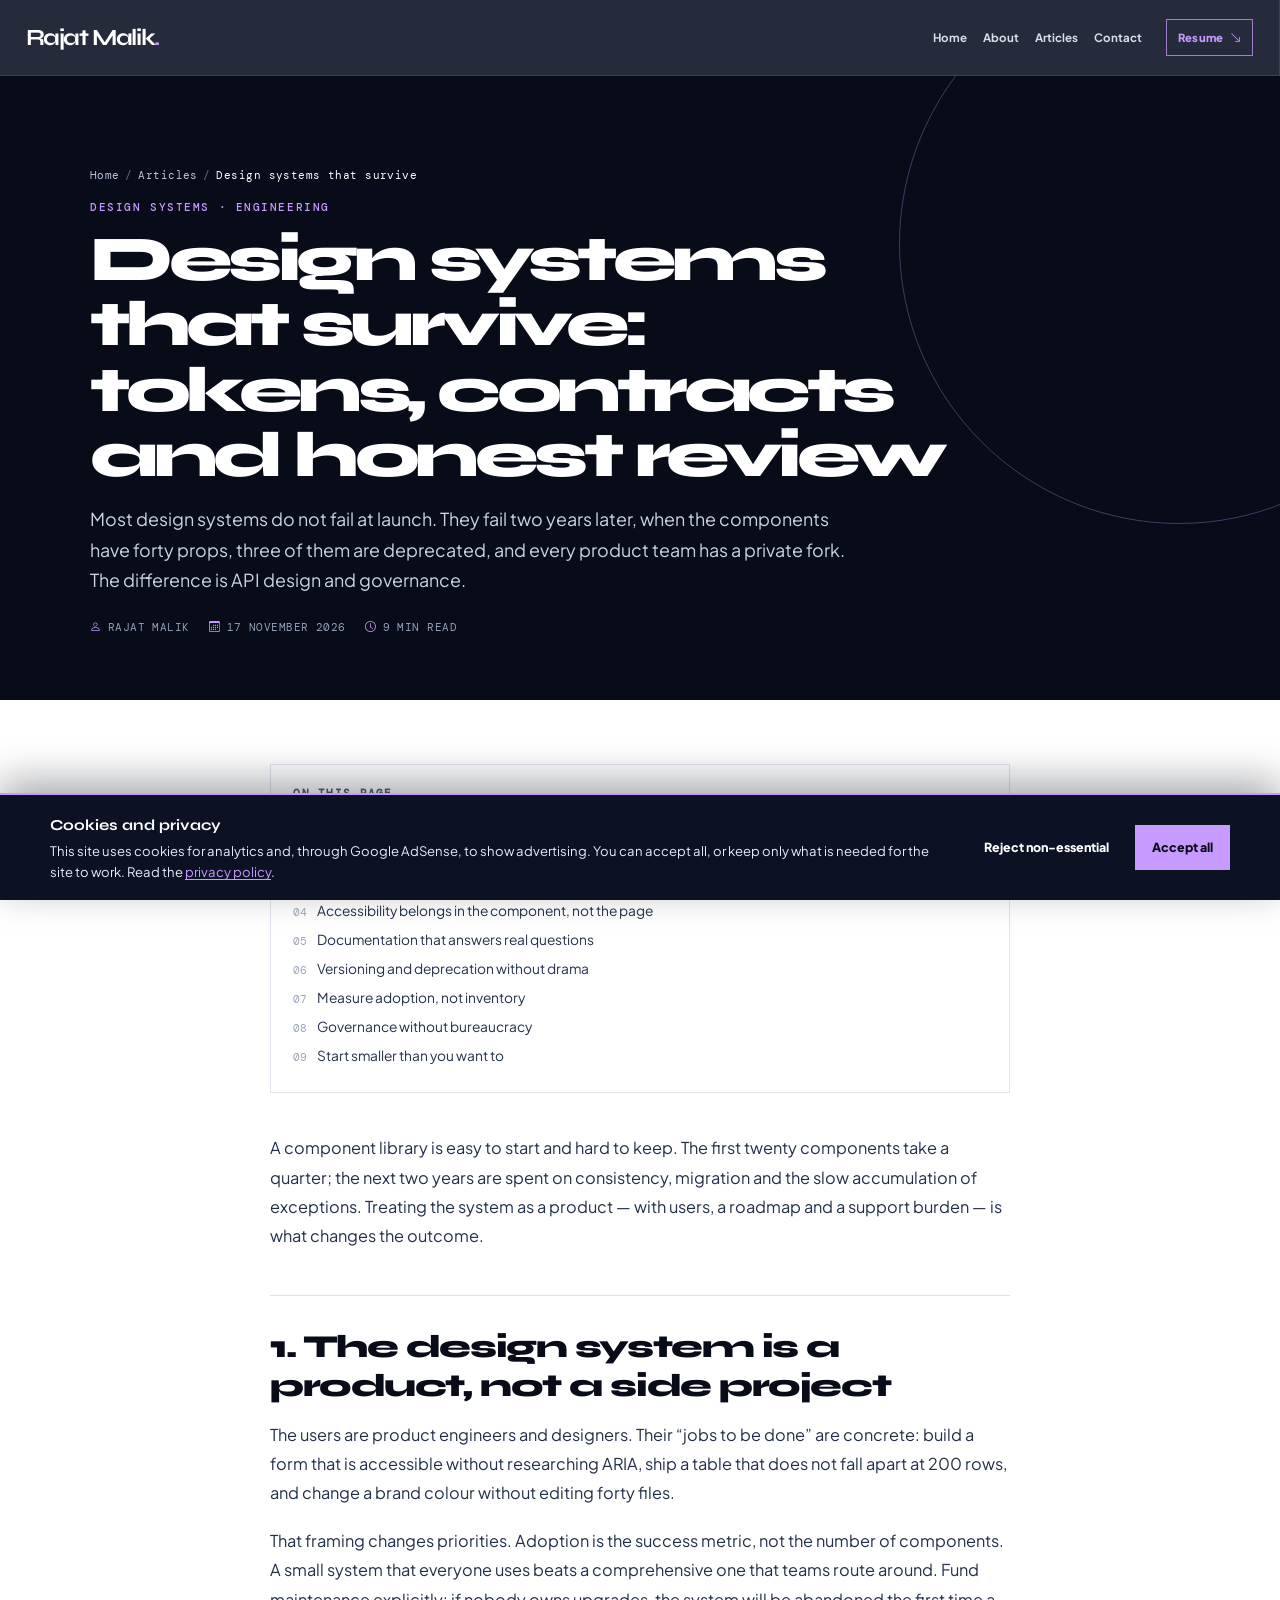
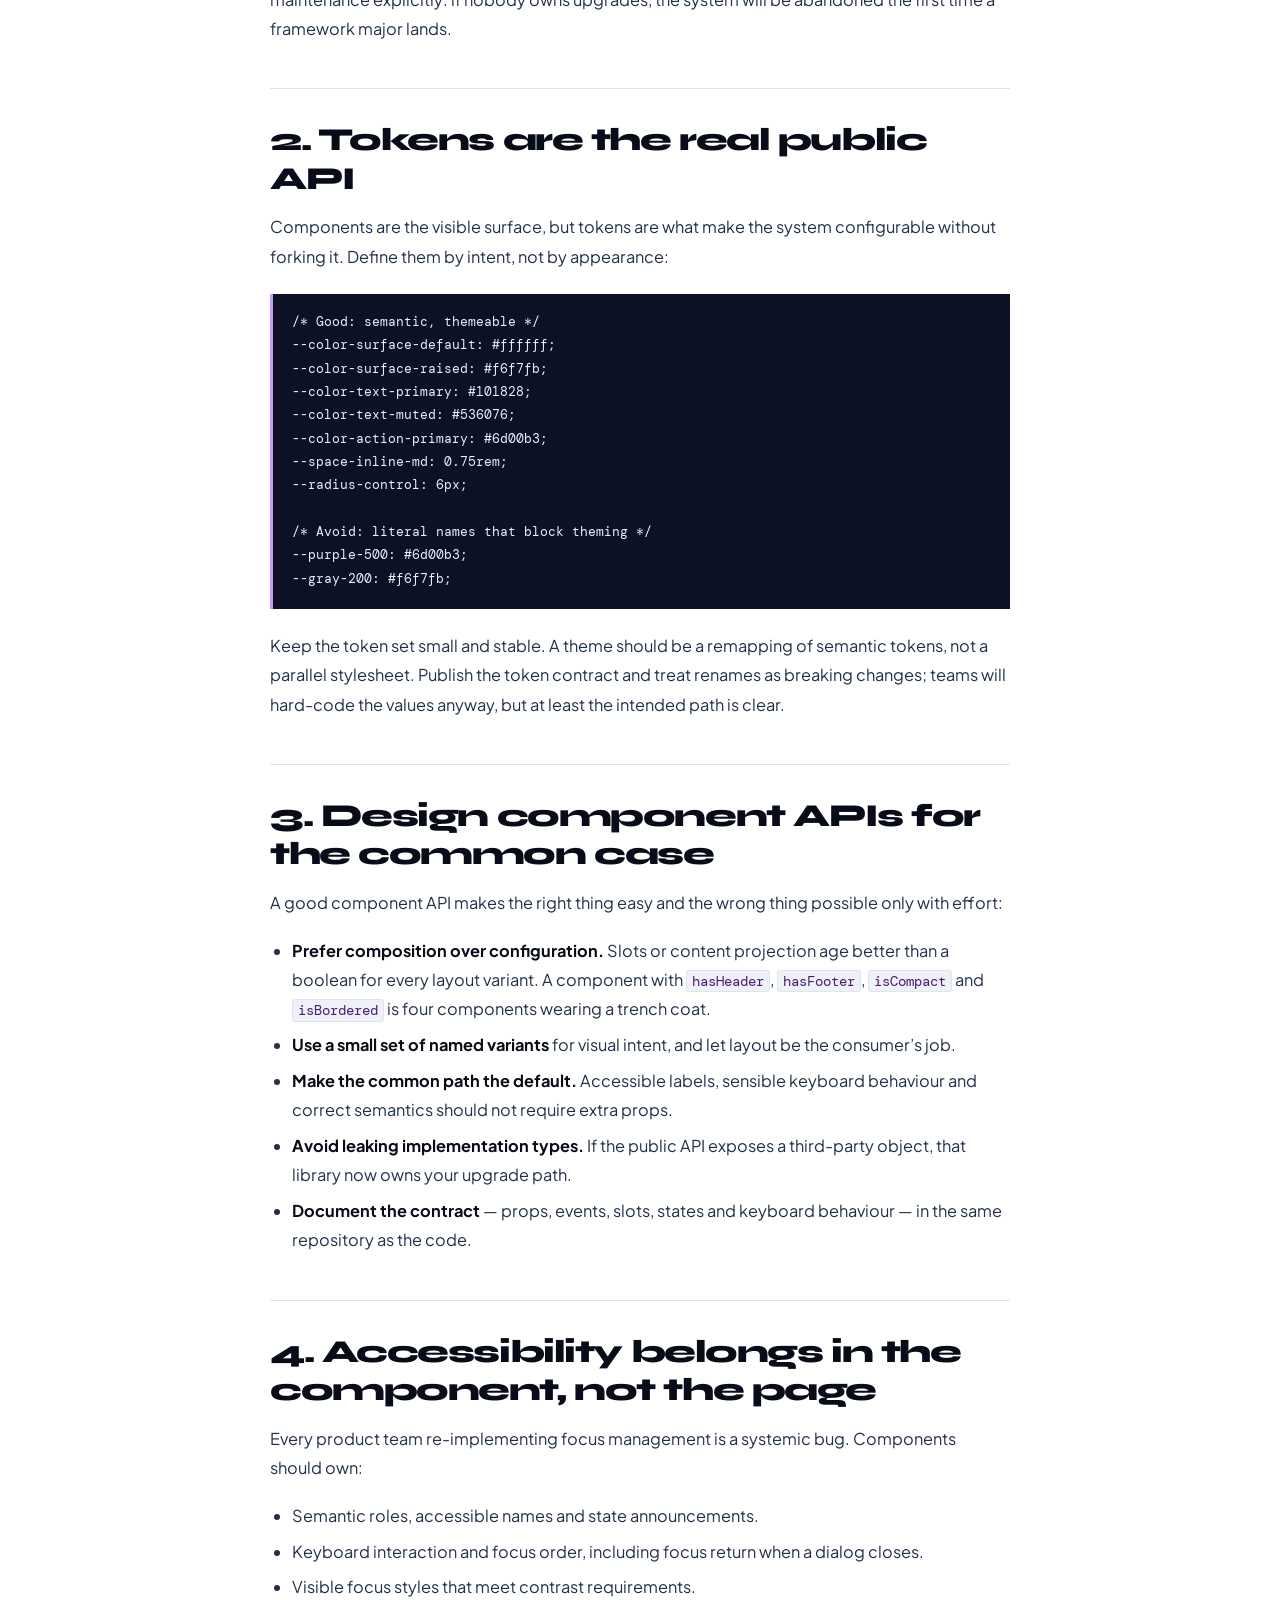
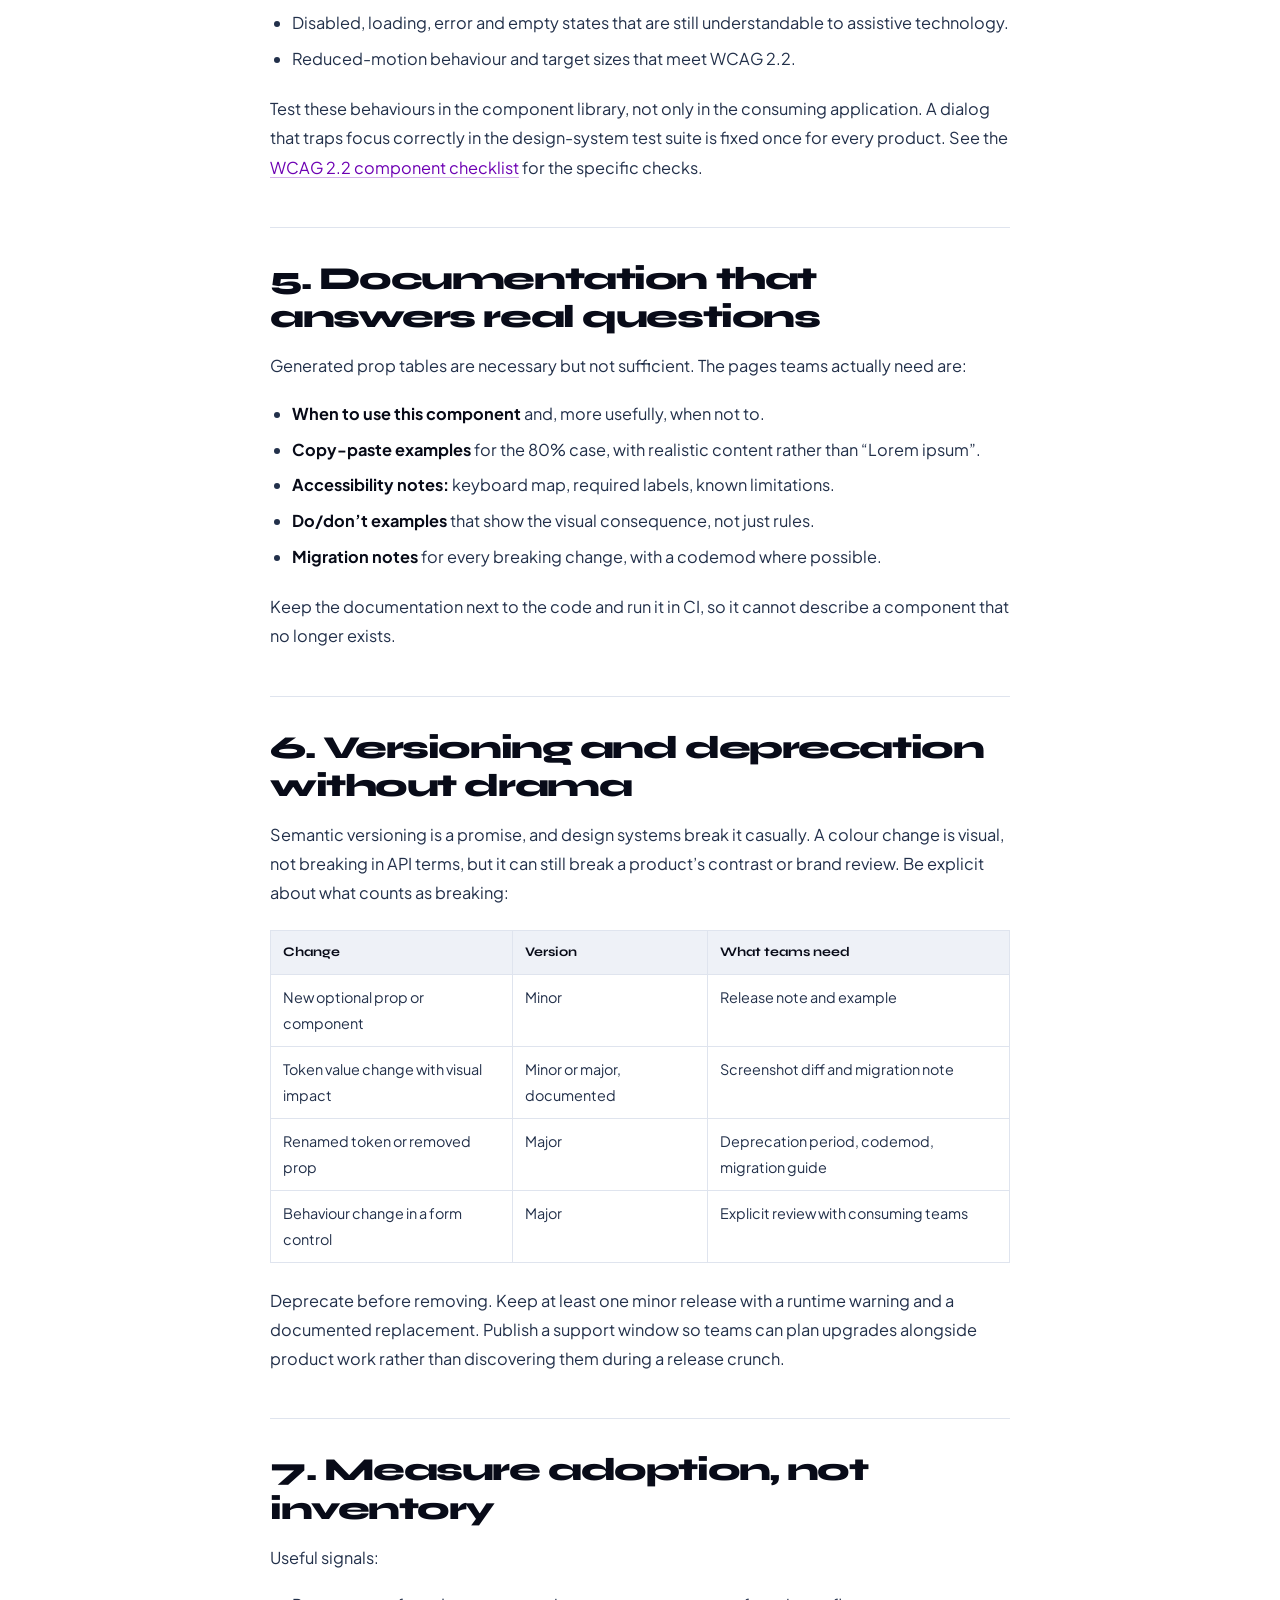
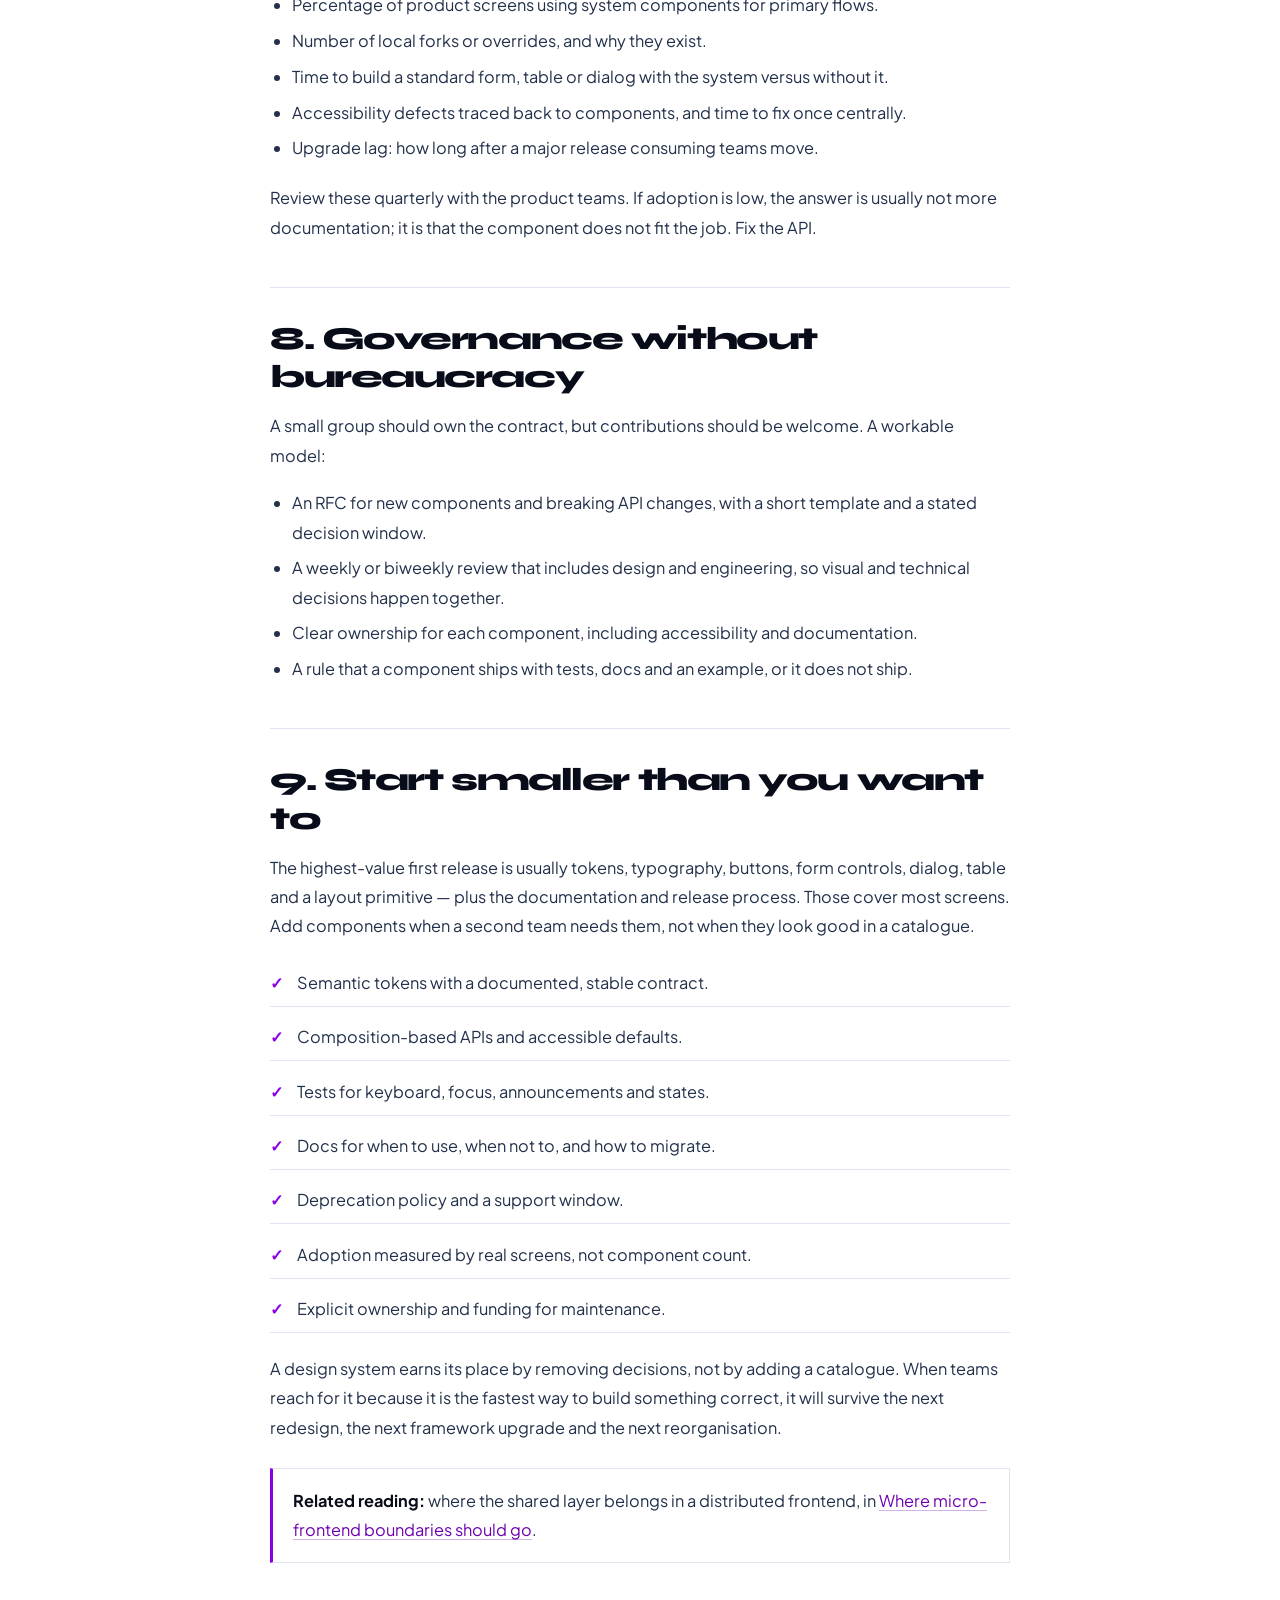
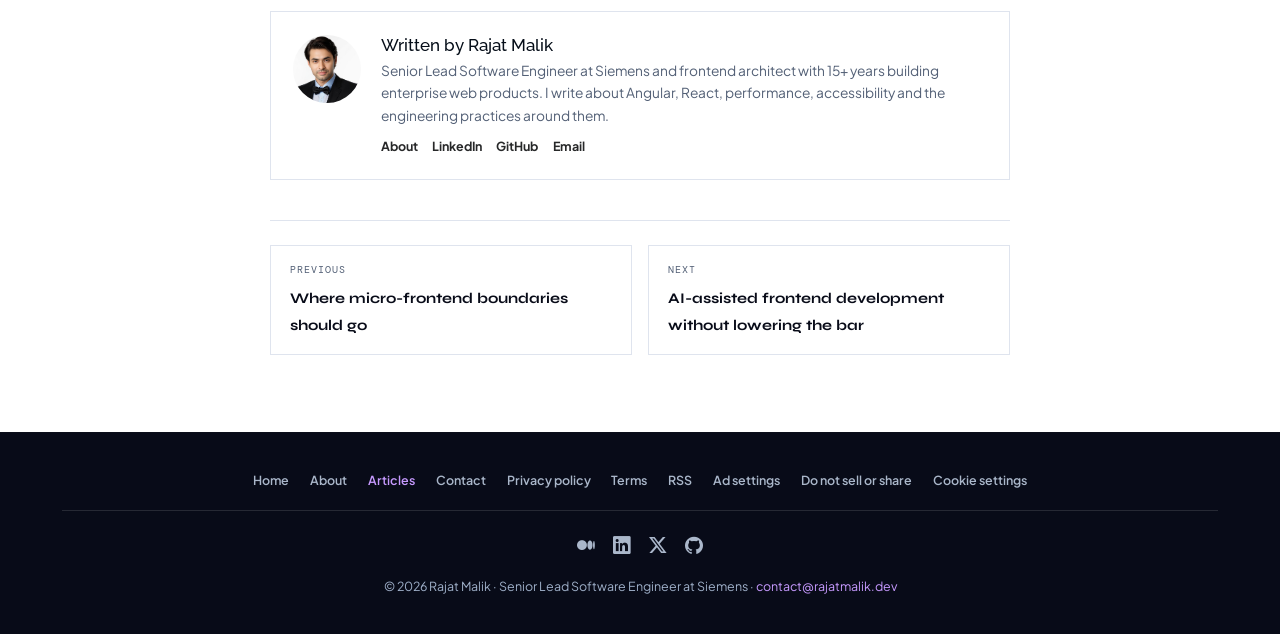
<file: articles/design-systems-that-survive.html>
<!DOCTYPE html>
<html lang="en">

<head>
  <meta charset="utf-8">
  <meta content="width=device-width, initial-scale=1.0" name="viewport">
  <title>Design systems that survive: tokens, contracts and honest review | Rajat Malik</title>
  <meta name="description"
    content="Why component libraries decay, how to design token and component APIs teams can adopt, and the governance and versioning that keep a design system healthy.">
  <link href="https://rajatmalik.dev/articles/design-systems-that-survive.html" rel="canonical">
  <meta content="index, follow, max-image-preview:large, max-snippet:-1, max-video-preview:-1" name="robots">
  <meta content="Rajat Malik" name="author">
  <meta content="#080b18" name="theme-color">
  <meta content="ca-pub-4991682021863699" name="google-adsense-account">

  <meta content="Design systems that survive: tokens, contracts and honest review" property="og:title">
  <meta content="Why component libraries decay, and how to design APIs, versioning and governance that last."
    property="og:description">
  <meta content="https://rajatmalik.dev/articles/design-systems-that-survive.html" property="og:url">
  <meta content="article" property="og:type">
  <meta content="Rajat Malik" property="og:site_name">
  <meta content="en" property="og:locale">
  <meta content="https://rajatmalik.dev/assets/img/post.png" property="og:image">
  <meta content="840" property="og:image:width">
  <meta content="400" property="og:image:height">
  <meta content="Design systems" property="og:image:alt">
  <meta content="2026-11-17" property="article:published_time">
  <meta content="Rajat Malik" property="article:author">
  <meta content="Design systems" property="article:section">
  <meta content="summary_large_image" name="twitter:card">
  <meta content="@er_rajatmalik" name="twitter:site">
  <meta content="@er_rajatmalik" name="twitter:creator">
  <meta content="Design systems that survive" name="twitter:title">
  <meta content="Why component libraries decay, and how to design APIs, versioning and governance that last."
    name="twitter:description">
  <meta content="https://rajatmalik.dev/assets/img/post.png" name="twitter:image">

  <meta content="lTgQD1uJlZUR7Iqd2vCEJ54on_Gtxdhb-zX2o-NGDJQ" name="google-site-verification">

  <script src="/assets/js/consent-defaults.js"></script>
  <script async crossorigin="anonymous"
    src="https://pagead2.googlesyndication.com/pagead/js/adsbygoogle.js?client=ca-pub-4991682021863699"></script>
  <script async src="https://www.googletagmanager.com/gtm.js?id=GTM-K533LRTH"></script>
  <script>
    gtag('js', new Date());
  </script>

  <link href="/assets/img/favicon.ico" rel="icon" sizes="any">
  <link href="/assets/img/icon-192.png" rel="icon" sizes="192x192" type="image/png">
  <link href="/assets/img/icon-512.png" rel="icon" sizes="512x512" type="image/png">
  <link href="/assets/img/apple-touch-icon.png" rel="apple-touch-icon" sizes="180x180">
  <link href="/manifest.webmanifest" rel="manifest">
  <link href="/feed.xml" rel="alternate" title="Rajat Malik — articles and notes" type="application/rss+xml">

  <link href="https://fonts.googleapis.com" rel="preconnect">
  <link crossorigin href="https://fonts.gstatic.com" rel="preconnect">
  <link
    href="https://fonts.googleapis.com/css2?family=Roboto:ital,wght@0,100;0,300;0,400;0,500;0,700;0,900;1,400&amp;family=Poppins:wght@0,300;0,400;0,500;0,600;0,700&amp;family=Raleway:wght@300;400;500;600;700&amp;family=DM+Mono&amp;family=Plus+Jakarta+Sans:wght@400;500;600;700;800&amp;family=Syne:wght@500;600;700;800&amp;display=swap"
    rel="stylesheet">

  <link href="/assets/vendor/bootstrap/css/bootstrap.min.css" rel="stylesheet">
  <link href="/assets/vendor/bootstrap-icons/bootstrap-icons.css" rel="stylesheet">
  <link href="/assets/css/main.css?v=20261117" rel="stylesheet">
  <link href="/assets/css/modern.css?v=20261117" rel="stylesheet">
  <link href="/assets/css/site-extras.css?v=5" rel="stylesheet">
  <link href="/assets/css/pages.css?v=4" rel="stylesheet">

  <script type="application/ld+json">
    {
      "@context": "https://schema.org",
      "@graph": [
        {
          "@type": "BlogPosting",
          "@id": "https://rajatmalik.dev/articles/design-systems-that-survive.html#article",
          "mainEntityOfPage": "https://rajatmalik.dev/articles/design-systems-that-survive.html",
          "headline": "Design systems that survive: tokens, contracts and honest review",
          "description": "Why component libraries decay, how to design token and component APIs teams can adopt, and the governance and versioning that keep a design system healthy.",
          "datePublished": "2026-11-17",
          "dateModified": "2026-11-17",
          "inLanguage": "en",
          "articleSection": "Design systems",
          "keywords": "design systems, design tokens, component API, accessibility, governance",
          "image": "https://rajatmalik.dev/assets/img/post.png",
          "author": { "@id": "https://rajatmalik.dev/#person" },
          "publisher": { "@id": "https://rajatmalik.dev/#person" },
          "isPartOf": { "@id": "https://rajatmalik.dev/articles/#page" }
        },
        {
          "@type": "Person",
          "@id": "https://rajatmalik.dev/#person",
          "name": "Rajat Malik",
          "url": "https://rajatmalik.dev/",
          "jobTitle": "Senior Lead Software Engineer",
          "worksFor": { "@type": "Organization", "name": "Siemens" },
          "sameAs": [
            "https://www.linkedin.com/in/errajatmalik/",
            "https://github.com/malikrajat"
          ]
        },
        {
          "@type": "BreadcrumbList",
          "@id": "https://rajatmalik.dev/articles/design-systems-that-survive.html#breadcrumb",
          "itemListElement": [
            { "@type": "ListItem", "position": 1, "name": "Home", "item": "https://rajatmalik.dev/" },
            { "@type": "ListItem", "position": 2, "name": "Articles", "item": "https://rajatmalik.dev/articles/" },
            {
              "@type": "ListItem",
              "position": 3,
              "name": "Design systems that survive",
              "item": "https://rajatmalik.dev/articles/design-systems-that-survive.html"
            }
          ]
        }
      ]
    }
  </script>
</head>

<body class="page-body">
  <a class="skip-link" href="#main-content">Skip to content</a>

  <header class="header dark-background" id="header">
    <i aria-controls="navmenu" aria-expanded="false" aria-label="Open menu"
      class="header-toggle d-xl-none bi bi-list" role="button" tabindex="0"></i>
    <a class="logo d-flex align-items-center justify-content-center" href="/">
      <span class="sitename">Rajat Malik</span>
    </a>
    <nav aria-label="Primary" class="navmenu" id="navmenu">
      <ul>
        <li><a href="/">Home</a></li>
        <li><a href="/about.html">About</a></li>
        <li><a aria-current="page" href="/articles/">Articles</a></li>
        <li><a href="/contact.html">Contact</a></li>
      </ul>
    </nav>
    <div class="header-cta">
      <a class="header-resume" download href="/assets/Rajat-JS-React-Angular.pdf">Resume <i
          class="bi bi-arrow-down-right"></i></a>
      <p class="header-tagline">Senior Lead Software Engineer at <strong>Siemens</strong></p>
    </div>
  </header>

  <main class="page-main" id="main-content">
    <section class="page-hero">
      <div class="page-wrap">
        <nav aria-label="Breadcrumb" class="breadcrumbs">
          <ol>
            <li><a href="/">Home</a></li>
            <li><a href="/articles/">Articles</a></li>
            <li><span aria-current="page">Design systems that survive</span></li>
          </ol>
        </nav>
        <p class="page-eyebrow">Design systems &middot; Engineering</p>
        <h1>Design systems that survive: tokens, contracts and honest review</h1>
        <p class="page-lede">Most design systems do not fail at launch. They fail two years later, when the
          components have forty props, three of them are deprecated, and every product team has a private fork. The
          difference is API design and governance.</p>
        <div class="article-meta">
          <span><i class="bi bi-person"></i> Rajat Malik</span>
          <span><i class="bi bi-calendar3"></i> 17 November 2026</span>
          <span><i class="bi bi-clock"></i> 9 min read</span>
        </div>
      </div>
    </section>

    <section class="page-section">
      <div class="page-wrap page-narrow">
        <nav aria-label="On this page" class="toc" data-toc>
          <p class="toc-title">On this page</p>
        </nav>

        <article class="prose">
          <p>A component library is easy to start and hard to keep. The first twenty components take a quarter; the
            next two years are spent on consistency, migration and the slow accumulation of exceptions. Treating the
            system as a product &mdash; with users, a roadmap and a support burden &mdash; is what changes the
            outcome.</p>

          <h2>1. The design system is a product, not a side project</h2>
          <p>The users are product engineers and designers. Their &ldquo;jobs to be done&rdquo; are concrete: build a
            form that is accessible without researching ARIA, ship a table that does not fall apart at 200 rows, and
            change a brand colour without editing forty files.</p>
          <p>That framing changes priorities. Adoption is the success metric, not the number of components. A small
            system that everyone uses beats a comprehensive one that teams route around. Fund maintenance explicitly:
            if nobody owns upgrades, the system will be abandoned the first time a framework major lands.</p>

          <h2>2. Tokens are the real public API</h2>
          <p>Components are the visible surface, but tokens are what make the system configurable without forking it.
            Define them by intent, not by appearance:</p>
          <pre><code>/* Good: semantic, themeable */
--color-surface-default: #ffffff;
--color-surface-raised: #f6f7fb;
--color-text-primary: #101828;
--color-text-muted: #536076;
--color-action-primary: #6d00b3;
--space-inline-md: 0.75rem;
--radius-control: 6px;

/* Avoid: literal names that block theming */
--purple-500: #6d00b3;
--gray-200: #f6f7fb;</code></pre>
          <p>Keep the token set small and stable. A theme should be a remapping of semantic tokens, not a parallel
            stylesheet. Publish the token contract and treat renames as breaking changes; teams will hard-code the
            values anyway, but at least the intended path is clear.</p>

          <h2>3. Design component APIs for the common case</h2>
          <p>A good component API makes the right thing easy and the wrong thing possible only with effort:</p>
          <ul>
            <li><strong>Prefer composition over configuration.</strong> Slots or content projection age better than a
              boolean for every layout variant. A component with <code>hasHeader</code>, <code>hasFooter</code>,
              <code>isCompact</code> and <code>isBordered</code> is four components wearing a trench coat.</li>
            <li><strong>Use a small set of named variants</strong> for visual intent, and let layout be the
              consumer&rsquo;s job.</li>
            <li><strong>Make the common path the default.</strong> Accessible labels, sensible keyboard behaviour and
              correct semantics should not require extra props.</li>
            <li><strong>Avoid leaking implementation types.</strong> If the public API exposes a third-party object,
              that library now owns your upgrade path.</li>
            <li><strong>Document the contract</strong> &mdash; props, events, slots, states and keyboard behaviour
              &mdash; in the same repository as the code.</li>
          </ul>

          <h2>4. Accessibility belongs in the component, not the page</h2>
          <p>Every product team re-implementing focus management is a systemic bug. Components should own:</p>
          <ul>
            <li>Semantic roles, accessible names and state announcements.</li>
            <li>Keyboard interaction and focus order, including focus return when a dialog closes.</li>
            <li>Visible focus styles that meet contrast requirements.</li>
            <li>Disabled, loading, error and empty states that are still understandable to assistive technology.</li>
            <li>Reduced-motion behaviour and target sizes that meet WCAG 2.2.</li>
          </ul>
          <p>Test these behaviours in the component library, not only in the consuming application. A dialog that
            traps focus correctly in the design-system test suite is fixed once for every product. See the
            <a href="/articles/wcag-2-2-component-checklist.html">WCAG 2.2 component checklist</a> for the specific
            checks.</p>

          <h2>5. Documentation that answers real questions</h2>
          <p>Generated prop tables are necessary but not sufficient. The pages teams actually need are:</p>
          <ul>
            <li><strong>When to use this component</strong> and, more usefully, when not to.</li>
            <li><strong>Copy-paste examples</strong> for the 80% case, with realistic content rather than
              &ldquo;Lorem ipsum&rdquo;.</li>
            <li><strong>Accessibility notes:</strong> keyboard map, required labels, known limitations.</li>
            <li><strong>Do/don&rsquo;t examples</strong> that show the visual consequence, not just rules.</li>
            <li><strong>Migration notes</strong> for every breaking change, with a codemod where possible.</li>
          </ul>
          <p>Keep the documentation next to the code and run it in CI, so it cannot describe a component that no
            longer exists.</p>

          <h2>6. Versioning and deprecation without drama</h2>
          <p>Semantic versioning is a promise, and design systems break it casually. A colour change is visual, not
            breaking in API terms, but it can still break a product&rsquo;s contrast or brand review. Be explicit
            about what counts as breaking:</p>
          <table>
            <thead>
              <tr>
                <th>Change</th>
                <th>Version</th>
                <th>What teams need</th>
              </tr>
            </thead>
            <tbody>
              <tr>
                <td>New optional prop or component</td>
                <td>Minor</td>
                <td>Release note and example</td>
              </tr>
              <tr>
                <td>Token value change with visual impact</td>
                <td>Minor or major, documented</td>
                <td>Screenshot diff and migration note</td>
              </tr>
              <tr>
                <td>Renamed token or removed prop</td>
                <td>Major</td>
                <td>Deprecation period, codemod, migration guide</td>
              </tr>
              <tr>
                <td>Behaviour change in a form control</td>
                <td>Major</td>
                <td>Explicit review with consuming teams</td>
              </tr>
            </tbody>
          </table>
          <p>Deprecate before removing. Keep at least one minor release with a runtime warning and a documented
            replacement. Publish a support window so teams can plan upgrades alongside product work rather than
            discovering them during a release crunch.</p>

          <h2>7. Measure adoption, not inventory</h2>
          <p>Useful signals:</p>
          <ul>
            <li>Percentage of product screens using system components for primary flows.</li>
            <li>Number of local forks or overrides, and why they exist.</li>
            <li>Time to build a standard form, table or dialog with the system versus without it.</li>
            <li>Accessibility defects traced back to components, and time to fix once centrally.</li>
            <li>Upgrade lag: how long after a major release consuming teams move.</li>
          </ul>
          <p>Review these quarterly with the product teams. If adoption is low, the answer is usually not more
            documentation; it is that the component does not fit the job. Fix the API.</p>

          <h2>8. Governance without bureaucracy</h2>
          <p>A small group should own the contract, but contributions should be welcome. A workable model:</p>
          <ul>
            <li>An RFC for new components and breaking API changes, with a short template and a stated decision
              window.</li>
            <li>A weekly or biweekly review that includes design and engineering, so visual and technical decisions
              happen together.</li>
            <li>Clear ownership for each component, including accessibility and documentation.</li>
            <li>A rule that a component ships with tests, docs and an example, or it does not ship.</li>
          </ul>

          <h2>9. Start smaller than you want to</h2>
          <p>The highest-value first release is usually tokens, typography, buttons, form controls, dialog, table and
            a layout primitive &mdash; plus the documentation and release process. Those cover most screens. Add
            components when a second team needs them, not when they look good in a catalogue.</p>

          <ul class="checklist">
            <li>Semantic tokens with a documented, stable contract.</li>
            <li>Composition-based APIs and accessible defaults.</li>
            <li>Tests for keyboard, focus, announcements and states.</li>
            <li>Docs for when to use, when not to, and how to migrate.</li>
            <li>Deprecation policy and a support window.</li>
            <li>Adoption measured by real screens, not component count.</li>
            <li>Explicit ownership and funding for maintenance.</li>
          </ul>

          <p>A design system earns its place by removing decisions, not by adding a catalogue. When teams reach for
            it because it is the fastest way to build something correct, it will survive the next redesign, the next
            framework upgrade and the next reorganisation.</p>

          <div class="callout">
            <p><strong>Related reading:</strong> where the shared layer belongs in a distributed frontend, in
              <a href="/articles/micro-frontend-boundaries.html">Where micro-frontend boundaries should go</a>.</p>
          </div>
        </article>

        <aside class="author-box">
          <img alt="Rajat Malik" height="68" src="/assets/img/my-profile-img.jpg" width="68">
          <div>
            <h2>Written by Rajat Malik</h2>
            <p>Senior Lead Software Engineer at Siemens and frontend architect with 15+ years building enterprise web
              products. I write about Angular, React, performance, accessibility and the engineering practices around
              them.</p>
            <div class="author-links">
              <a href="/about.html">About</a>
              <a href="https://www.linkedin.com/in/errajatmalik/" rel="noopener" target="_blank">LinkedIn</a>
              <a href="https://github.com/malikrajat" rel="noopener" target="_blank">GitHub</a>
              <a href="mailto:contact@rajatmalik.dev">Email</a>
            </div>
          </div>
        </aside>

        <nav aria-label="More articles" class="article-nav">
          <a href="/articles/micro-frontend-boundaries.html">
            <span>Previous</span>
            <strong>Where micro-frontend boundaries should go</strong>
          </a>
          <a href="/articles/ai-assisted-frontend-development.html">
            <span>Next</span>
            <strong>AI-assisted frontend development without lowering the bar</strong>
          </a>
        </nav>
      </div>
    </section>
  </main>

  <footer class="footer light-background position-relative" id="footer">
    <div class="container">
      <nav aria-label="Footer" class="footer-nav">
        <a href="/">Home</a>
        <a href="/about.html">About</a>
        <a aria-current="page" href="/articles/">Articles</a>
        <a href="/contact.html">Contact</a>
        <a href="/privacy-policy.html">Privacy policy</a>
        <a href="/terms.html">Terms</a>
        <a href="/feed.xml">RSS</a>
        <a href="https://www.google.com/settings/ads" rel="noopener" target="_blank">Ad settings</a>
        <a href="/privacy-policy.html#california">Do not sell or share</a>
        <button data-cookie-settings type="button">Cookie settings</button>
      </nav>
      <div class="copyright text-center">
        <a class="medium" href="https://medium.com/@codewithrajat" rel="noopener" target="_blank" title="Medium"><i
            class="bi bi-medium"></i></a>
        <a class="linkedin" href="https://www.linkedin.com/in/errajatmalik/" rel="noopener" target="_blank"
          title="LinkedIn"><i class="bi bi-linkedin"></i></a>
        <a class="twitter" href="https://twitter.com/er_rajatmalik" rel="noopener" target="_blank" title="X"><i
            class="bi bi-twitter-x"></i></a>
        <a class="Github" href="https://github.com/malikrajat" rel="noopener" target="_blank" title="GitHub"><i
            class="bi bi-github"></i></a>
      </div>
      <p class="footer-legal">&copy; <span data-year>2026</span> Rajat Malik &middot; Senior Lead Software Engineer at
        Siemens &middot; <a href="mailto:contact@rajatmalik.dev">contact@rajatmalik.dev</a></p>
    </div>
  </footer>

  <a class="scroll-top d-flex align-items-center justify-content-center" href="#"><i class="bi bi-arrow-up-short"
      aria-hidden="true"></i><span class="visually-hidden">Back to top</span></a>

  <script src="/assets/js/pages.js"></script>
  <script src="/assets/js/consent.js"></script>
</body>

</html>
</file>
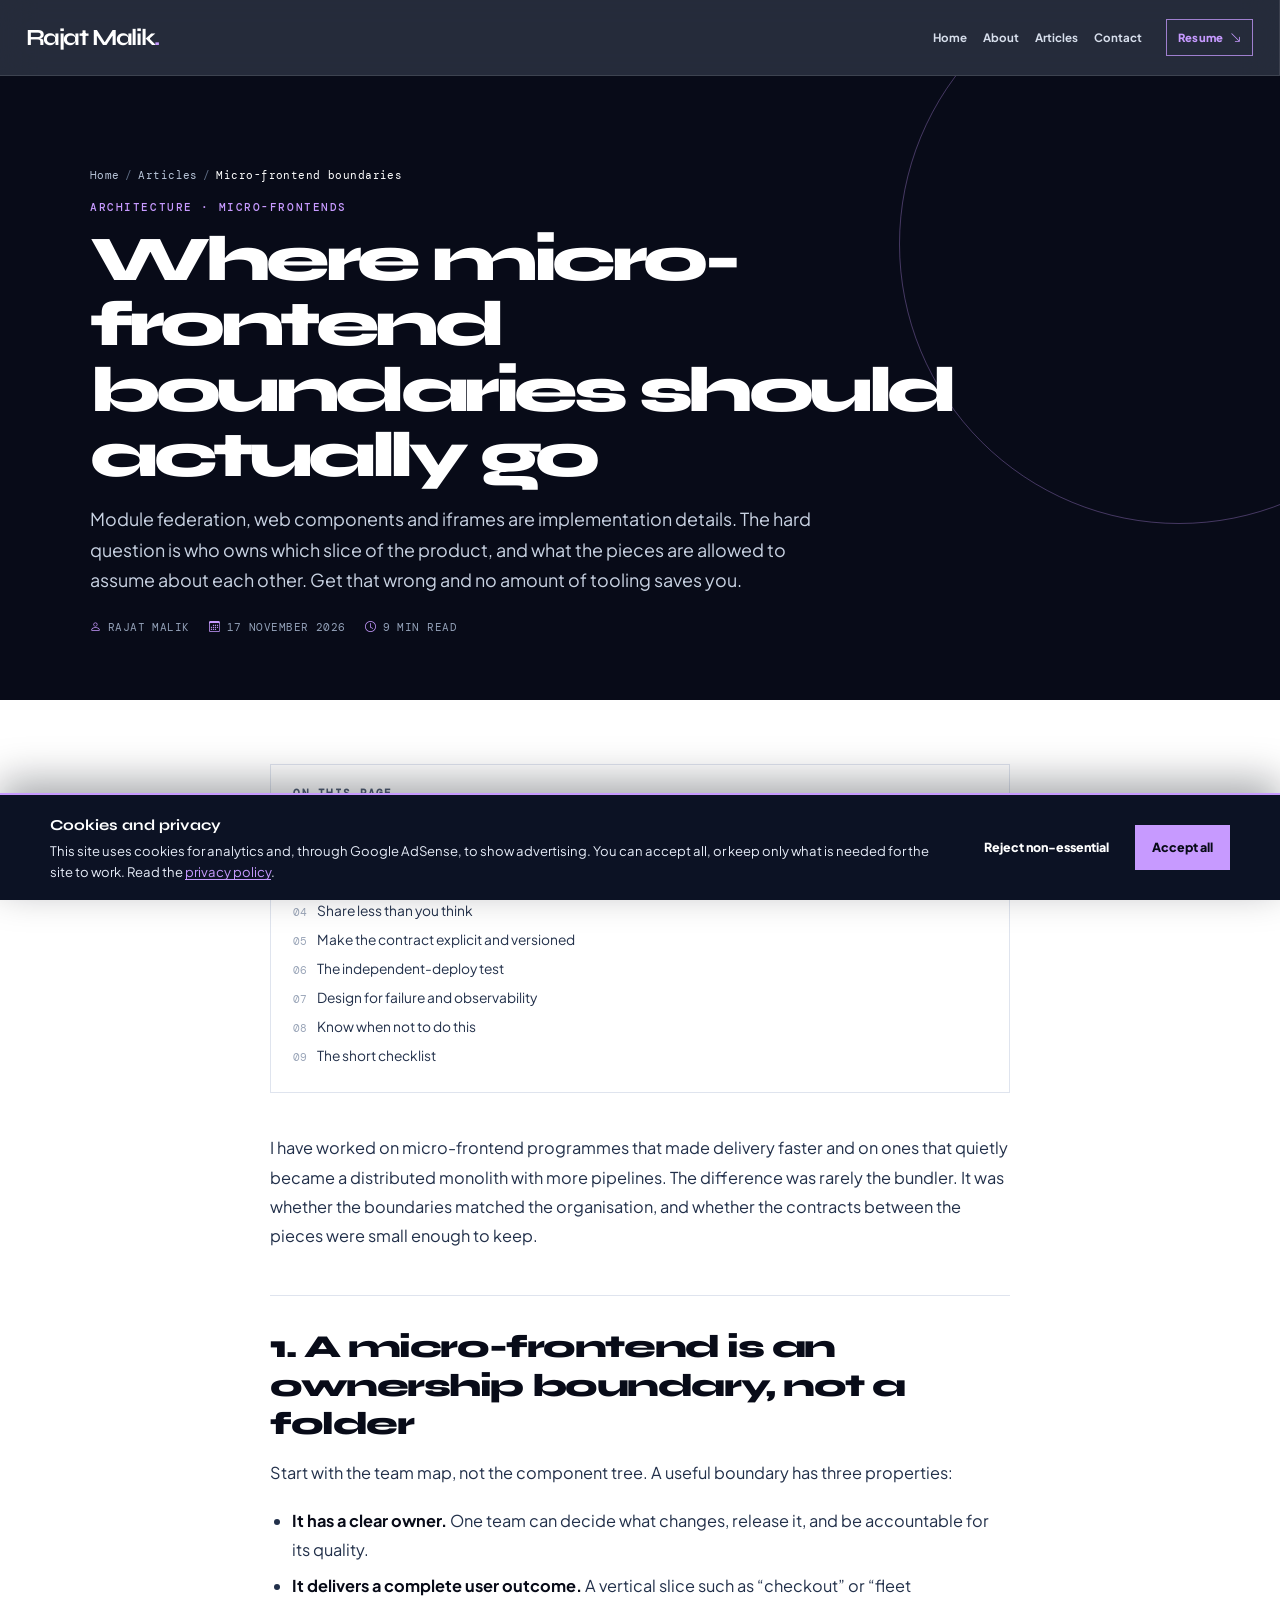
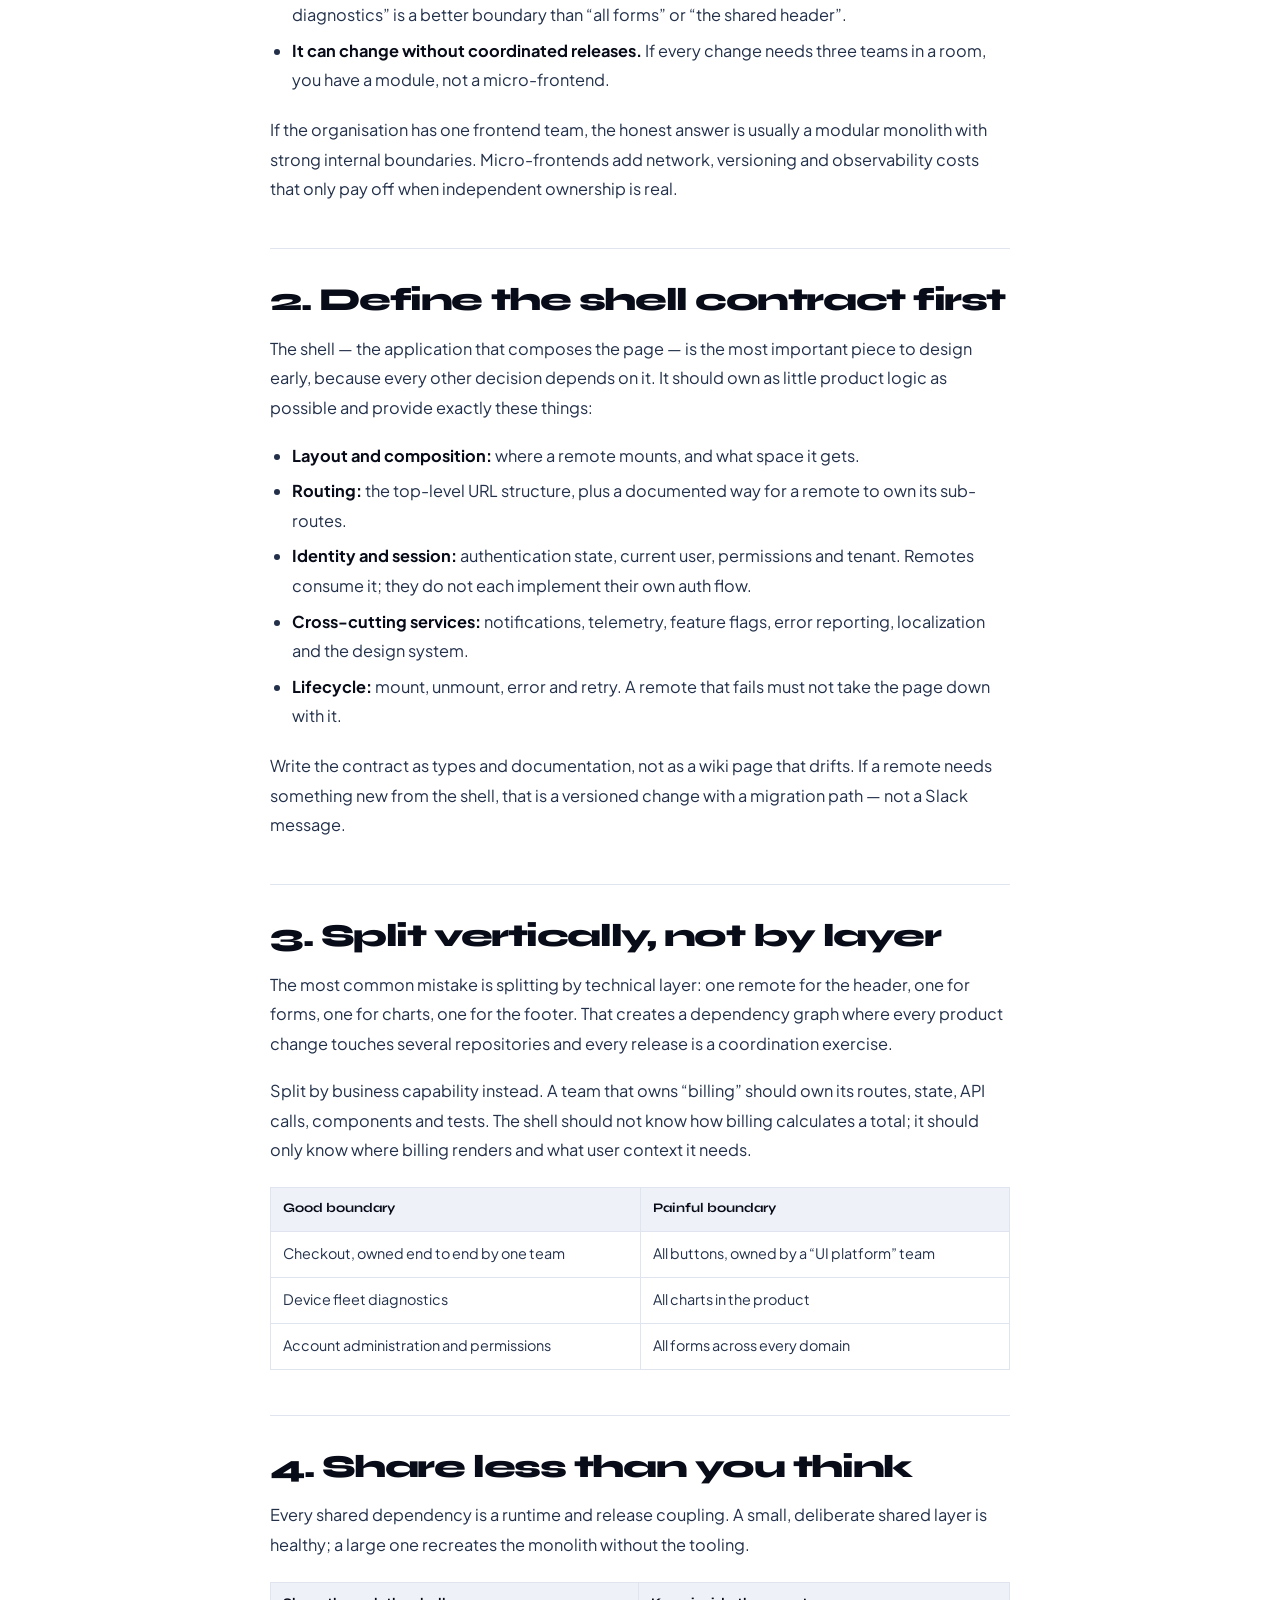
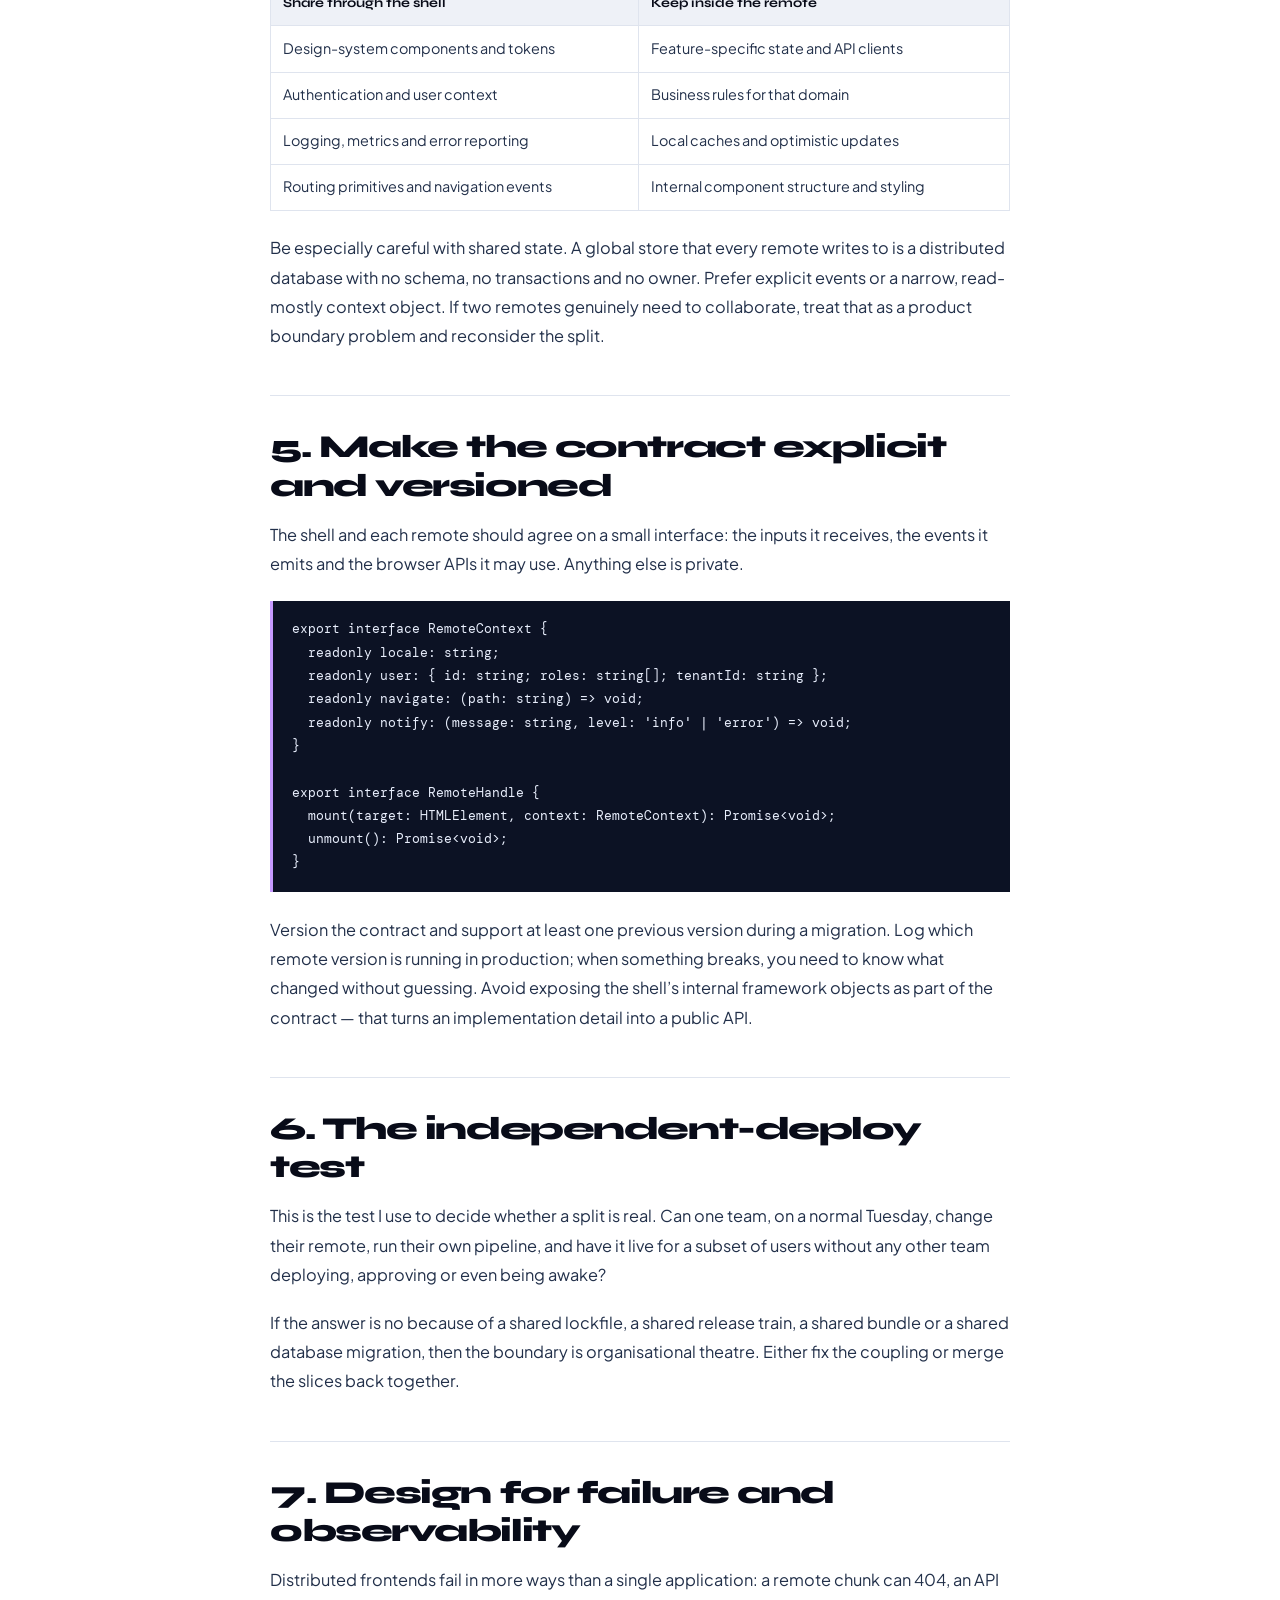
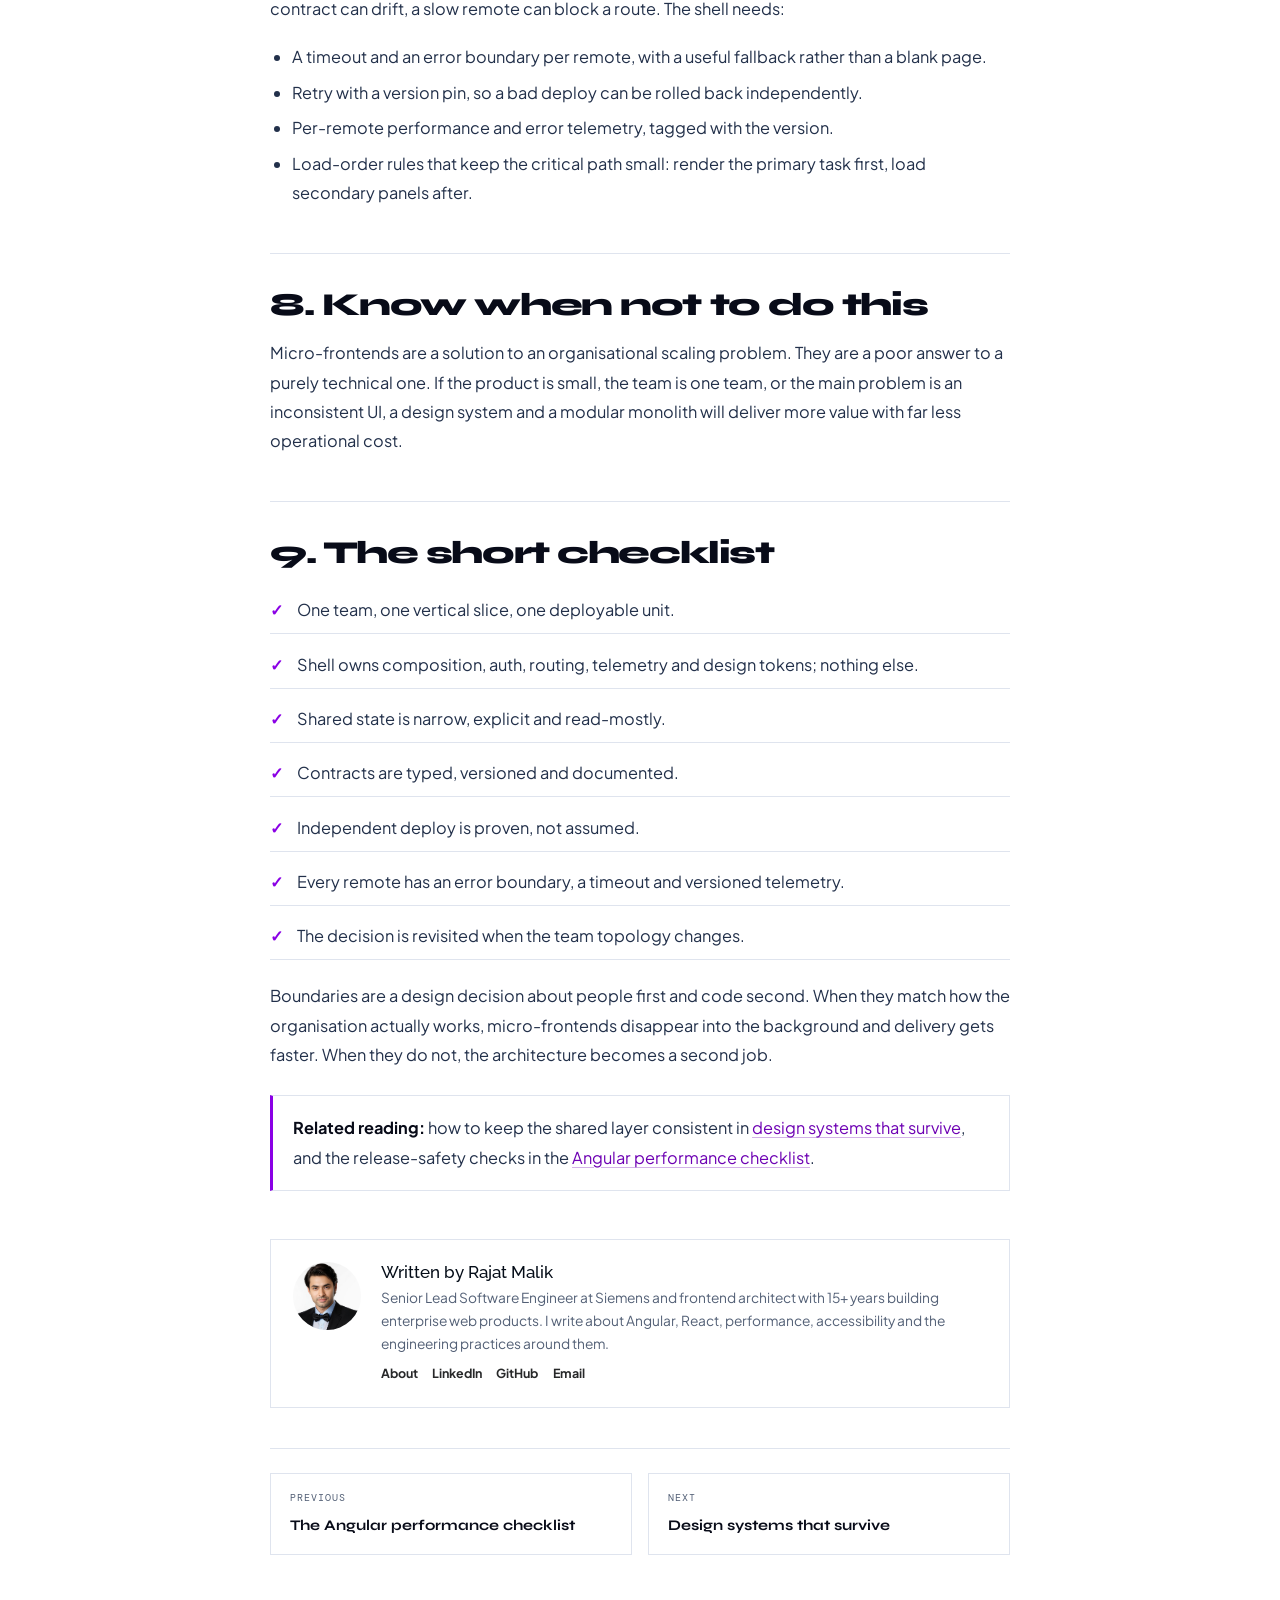
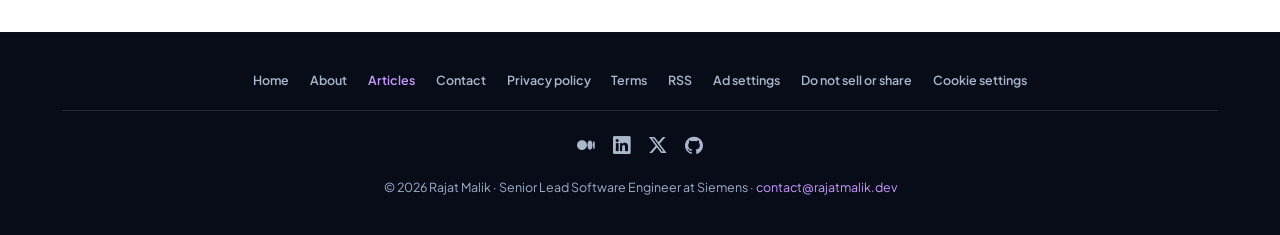
<file: articles/micro-frontend-boundaries.html>
<!DOCTYPE html>
<html lang="en">

<head>
  <meta charset="utf-8">
  <meta content="width=device-width, initial-scale=1.0" name="viewport">
  <title>Where micro-frontend boundaries should actually go | Rajat Malik</title>
  <meta name="description"
    content="Most micro-frontend pain is a boundary problem, not a tooling problem. How to split by ownership, define the shell contract, share less and test independent deployability.">
  <link href="https://rajatmalik.dev/articles/micro-frontend-boundaries.html" rel="canonical">
  <meta content="index, follow, max-image-preview:large, max-snippet:-1, max-video-preview:-1" name="robots">
  <meta content="Rajat Malik" name="author">
  <meta content="#080b18" name="theme-color">
  <meta content="ca-pub-4991682021863699" name="google-adsense-account">

  <meta content="Where micro-frontend boundaries should actually go" property="og:title">
  <meta
    content="Split by ownership, define the shell contract, share less and prove that teams can deploy alone."
    property="og:description">
  <meta content="https://rajatmalik.dev/articles/micro-frontend-boundaries.html" property="og:url">
  <meta content="article" property="og:type">
  <meta content="Rajat Malik" property="og:site_name">
  <meta content="en" property="og:locale">
  <meta content="https://rajatmalik.dev/assets/img/post.png" property="og:image">
  <meta content="840" property="og:image:width">
  <meta content="400" property="og:image:height">
  <meta content="Micro-frontend boundaries" property="og:image:alt">
  <meta content="2026-11-17" property="article:published_time">
  <meta content="Rajat Malik" property="article:author">
  <meta content="Architecture" property="article:section">
  <meta content="summary_large_image" name="twitter:card">
  <meta content="@er_rajatmalik" name="twitter:site">
  <meta content="@er_rajatmalik" name="twitter:creator">
  <meta content="Where micro-frontend boundaries should actually go" name="twitter:title">
  <meta
    content="Split by ownership, define the shell contract, share less and prove that teams can deploy alone."
    name="twitter:description">
  <meta content="https://rajatmalik.dev/assets/img/post.png" name="twitter:image">

  <meta content="lTgQD1uJlZUR7Iqd2vCEJ54on_Gtxdhb-zX2o-NGDJQ" name="google-site-verification">

  <script src="/assets/js/consent-defaults.js"></script>
  <script async crossorigin="anonymous"
    src="https://pagead2.googlesyndication.com/pagead/js/adsbygoogle.js?client=ca-pub-4991682021863699"></script>
  <script async src="https://www.googletagmanager.com/gtm.js?id=GTM-K533LRTH"></script>
  <script>
    gtag('js', new Date());
  </script>

  <link href="/assets/img/favicon.ico" rel="icon" sizes="any">
  <link href="/assets/img/icon-192.png" rel="icon" sizes="192x192" type="image/png">
  <link href="/assets/img/icon-512.png" rel="icon" sizes="512x512" type="image/png">
  <link href="/assets/img/apple-touch-icon.png" rel="apple-touch-icon" sizes="180x180">
  <link href="/manifest.webmanifest" rel="manifest">
  <link href="/feed.xml" rel="alternate" title="Rajat Malik — articles and notes" type="application/rss+xml">

  <link href="https://fonts.googleapis.com" rel="preconnect">
  <link crossorigin href="https://fonts.gstatic.com" rel="preconnect">
  <link
    href="https://fonts.googleapis.com/css2?family=Roboto:ital,wght@0,100;0,300;0,400;0,500;0,700;0,900;1,400&amp;family=Poppins:wght@0,300;0,400;0,500;0,600;0,700&amp;family=Raleway:wght@300;400;500;600;700&amp;family=DM+Mono&amp;family=Plus+Jakarta+Sans:wght@400;500;600;700;800&amp;family=Syne:wght@500;600;700;800&amp;display=swap"
    rel="stylesheet">

  <link href="/assets/vendor/bootstrap/css/bootstrap.min.css" rel="stylesheet">
  <link href="/assets/vendor/bootstrap-icons/bootstrap-icons.css" rel="stylesheet">
  <link href="/assets/css/main.css?v=20261117" rel="stylesheet">
  <link href="/assets/css/modern.css?v=20261117" rel="stylesheet">
  <link href="/assets/css/site-extras.css?v=5" rel="stylesheet">
  <link href="/assets/css/pages.css?v=4" rel="stylesheet">

  <script type="application/ld+json">
    {
      "@context": "https://schema.org",
      "@graph": [
        {
          "@type": "BlogPosting",
          "@id": "https://rajatmalik.dev/articles/micro-frontend-boundaries.html#article",
          "mainEntityOfPage": "https://rajatmalik.dev/articles/micro-frontend-boundaries.html",
          "headline": "Where micro-frontend boundaries should actually go",
          "description": "Most micro-frontend pain is a boundary problem, not a tooling problem. How to split by ownership, define the shell contract, share less and test independent deployability.",
          "datePublished": "2026-11-17",
          "dateModified": "2026-11-17",
          "inLanguage": "en",
          "articleSection": "Architecture",
          "keywords": "micro-frontends, module federation, frontend architecture, team boundaries, design systems",
          "image": "https://rajatmalik.dev/assets/img/post.png",
          "author": { "@id": "https://rajatmalik.dev/#person" },
          "publisher": { "@id": "https://rajatmalik.dev/#person" },
          "isPartOf": { "@id": "https://rajatmalik.dev/articles/#page" }
        },
        {
          "@type": "Person",
          "@id": "https://rajatmalik.dev/#person",
          "name": "Rajat Malik",
          "url": "https://rajatmalik.dev/",
          "jobTitle": "Senior Lead Software Engineer",
          "worksFor": { "@type": "Organization", "name": "Siemens" },
          "sameAs": [
            "https://www.linkedin.com/in/errajatmalik/",
            "https://github.com/malikrajat"
          ]
        },
        {
          "@type": "BreadcrumbList",
          "@id": "https://rajatmalik.dev/articles/micro-frontend-boundaries.html#breadcrumb",
          "itemListElement": [
            { "@type": "ListItem", "position": 1, "name": "Home", "item": "https://rajatmalik.dev/" },
            { "@type": "ListItem", "position": 2, "name": "Articles", "item": "https://rajatmalik.dev/articles/" },
            {
              "@type": "ListItem",
              "position": 3,
              "name": "Micro-frontend boundaries",
              "item": "https://rajatmalik.dev/articles/micro-frontend-boundaries.html"
            }
          ]
        }
      ]
    }
  </script>
</head>

<body class="page-body">
  <a class="skip-link" href="#main-content">Skip to content</a>

  <header class="header dark-background" id="header">
    <i aria-controls="navmenu" aria-expanded="false" aria-label="Open menu"
      class="header-toggle d-xl-none bi bi-list" role="button" tabindex="0"></i>
    <a class="logo d-flex align-items-center justify-content-center" href="/">
      <span class="sitename">Rajat Malik</span>
    </a>
    <nav aria-label="Primary" class="navmenu" id="navmenu">
      <ul>
        <li><a href="/">Home</a></li>
        <li><a href="/about.html">About</a></li>
        <li><a aria-current="page" href="/articles/">Articles</a></li>
        <li><a href="/contact.html">Contact</a></li>
      </ul>
    </nav>
    <div class="header-cta">
      <a class="header-resume" download href="/assets/Rajat-JS-React-Angular.pdf">Resume <i
          class="bi bi-arrow-down-right"></i></a>
      <p class="header-tagline">Senior Lead Software Engineer at <strong>Siemens</strong></p>
    </div>
  </header>

  <main class="page-main" id="main-content">
    <section class="page-hero">
      <div class="page-wrap">
        <nav aria-label="Breadcrumb" class="breadcrumbs">
          <ol>
            <li><a href="/">Home</a></li>
            <li><a href="/articles/">Articles</a></li>
            <li><span aria-current="page">Micro-frontend boundaries</span></li>
          </ol>
        </nav>
        <p class="page-eyebrow">Architecture &middot; Micro-frontends</p>
        <h1>Where micro-frontend boundaries should actually go</h1>
        <p class="page-lede">Module federation, web components and iframes are implementation details. The hard
          question is who owns which slice of the product, and what the pieces are allowed to assume about each
          other. Get that wrong and no amount of tooling saves you.</p>
        <div class="article-meta">
          <span><i class="bi bi-person"></i> Rajat Malik</span>
          <span><i class="bi bi-calendar3"></i> 17 November 2026</span>
          <span><i class="bi bi-clock"></i> 9 min read</span>
        </div>
      </div>
    </section>

    <section class="page-section">
      <div class="page-wrap page-narrow">
        <nav aria-label="On this page" class="toc" data-toc>
          <p class="toc-title">On this page</p>
        </nav>

        <article class="prose">
          <p>I have worked on micro-frontend programmes that made delivery faster and on ones that quietly became a
            distributed monolith with more pipelines. The difference was rarely the bundler. It was whether the
            boundaries matched the organisation, and whether the contracts between the pieces were small enough to
            keep.</p>

          <h2>1. A micro-frontend is an ownership boundary, not a folder</h2>
          <p>Start with the team map, not the component tree. A useful boundary has three properties:</p>
          <ul>
            <li><strong>It has a clear owner.</strong> One team can decide what changes, release it, and be
              accountable for its quality.</li>
            <li><strong>It delivers a complete user outcome.</strong> A vertical slice such as &ldquo;checkout&rdquo;
              or &ldquo;fleet diagnostics&rdquo; is a better boundary than &ldquo;all forms&rdquo; or &ldquo;the
              shared header&rdquo;.</li>
            <li><strong>It can change without coordinated releases.</strong> If every change needs three teams in a
              room, you have a module, not a micro-frontend.</li>
          </ul>
          <p>If the organisation has one frontend team, the honest answer is usually a modular monolith with strong
            internal boundaries. Micro-frontends add network, versioning and observability costs that only pay off
            when independent ownership is real.</p>

          <h2>2. Define the shell contract first</h2>
          <p>The shell &mdash; the application that composes the page &mdash; is the most important piece to design
            early, because every other decision depends on it. It should own as little product logic as possible and
            provide exactly these things:</p>
          <ul>
            <li><strong>Layout and composition:</strong> where a remote mounts, and what space it gets.</li>
            <li><strong>Routing:</strong> the top-level URL structure, plus a documented way for a remote to own its
              sub-routes.</li>
            <li><strong>Identity and session:</strong> authentication state, current user, permissions and tenant.
              Remotes consume it; they do not each implement their own auth flow.</li>
            <li><strong>Cross-cutting services:</strong> notifications, telemetry, feature flags, error reporting,
              localization and the design system.</li>
            <li><strong>Lifecycle:</strong> mount, unmount, error and retry. A remote that fails must not take the
              page down with it.</li>
          </ul>
          <p>Write the contract as types and documentation, not as a wiki page that drifts. If a remote needs
            something new from the shell, that is a versioned change with a migration path &mdash; not a Slack
            message.</p>

          <h2>3. Split vertically, not by layer</h2>
          <p>The most common mistake is splitting by technical layer: one remote for the header, one for forms, one
            for charts, one for the footer. That creates a dependency graph where every product change touches
            several repositories and every release is a coordination exercise.</p>
          <p>Split by business capability instead. A team that owns &ldquo;billing&rdquo; should own its routes,
            state, API calls, components and tests. The shell should not know how billing calculates a total; it
            should only know where billing renders and what user context it needs.</p>
          <table>
            <thead>
              <tr>
                <th>Good boundary</th>
                <th>Painful boundary</th>
              </tr>
            </thead>
            <tbody>
              <tr>
                <td>Checkout, owned end to end by one team</td>
                <td>All buttons, owned by a &ldquo;UI platform&rdquo; team</td>
              </tr>
              <tr>
                <td>Device fleet diagnostics</td>
                <td>All charts in the product</td>
              </tr>
              <tr>
                <td>Account administration and permissions</td>
                <td>All forms across every domain</td>
              </tr>
            </tbody>
          </table>

          <h2>4. Share less than you think</h2>
          <p>Every shared dependency is a runtime and release coupling. A small, deliberate shared layer is healthy;
            a large one recreates the monolith without the tooling.</p>
          <table>
            <thead>
              <tr>
                <th>Share through the shell</th>
                <th>Keep inside the remote</th>
              </tr>
            </thead>
            <tbody>
              <tr>
                <td>Design-system components and tokens</td>
                <td>Feature-specific state and API clients</td>
              </tr>
              <tr>
                <td>Authentication and user context</td>
                <td>Business rules for that domain</td>
              </tr>
              <tr>
                <td>Logging, metrics and error reporting</td>
                <td>Local caches and optimistic updates</td>
              </tr>
              <tr>
                <td>Routing primitives and navigation events</td>
                <td>Internal component structure and styling</td>
              </tr>
            </tbody>
          </table>
          <p>Be especially careful with shared state. A global store that every remote writes to is a distributed
            database with no schema, no transactions and no owner. Prefer explicit events or a narrow, read-mostly
            context object. If two remotes genuinely need to collaborate, treat that as a product boundary problem
            and reconsider the split.</p>

          <h2>5. Make the contract explicit and versioned</h2>
          <p>The shell and each remote should agree on a small interface: the inputs it receives, the events it
            emits and the browser APIs it may use. Anything else is private.</p>
          <pre><code>export interface RemoteContext {
  readonly locale: string;
  readonly user: { id: string; roles: string[]; tenantId: string };
  readonly navigate: (path: string) =&gt; void;
  readonly notify: (message: string, level: 'info' | 'error') =&gt; void;
}

export interface RemoteHandle {
  mount(target: HTMLElement, context: RemoteContext): Promise&lt;void&gt;;
  unmount(): Promise&lt;void&gt;;
}</code></pre>
          <p>Version the contract and support at least one previous version during a migration. Log which remote
            version is running in production; when something breaks, you need to know what changed without guessing.
            Avoid exposing the shell&rsquo;s internal framework objects as part of the contract &mdash; that turns an
            implementation detail into a public API.</p>

          <h2>6. The independent-deploy test</h2>
          <p>This is the test I use to decide whether a split is real. Can one team, on a normal Tuesday, change
            their remote, run their own pipeline, and have it live for a subset of users without any other team
            deploying, approving or even being awake?</p>
          <p>If the answer is no because of a shared lockfile, a shared release train, a shared bundle or a shared
            database migration, then the boundary is organisational theatre. Either fix the coupling or merge the
            slices back together.</p>

          <h2>7. Design for failure and observability</h2>
          <p>Distributed frontends fail in more ways than a single application: a remote chunk can 404, an API
            contract can drift, a slow remote can block a route. The shell needs:</p>
          <ul>
            <li>A timeout and an error boundary per remote, with a useful fallback rather than a blank page.</li>
            <li>Retry with a version pin, so a bad deploy can be rolled back independently.</li>
            <li>Per-remote performance and error telemetry, tagged with the version.</li>
            <li>Load-order rules that keep the critical path small: render the primary task first, load secondary
              panels after.</li>
          </ul>

          <h2>8. Know when not to do this</h2>
          <p>Micro-frontends are a solution to an organisational scaling problem. They are a poor answer to a purely
            technical one. If the product is small, the team is one team, or the main problem is an inconsistent UI,
            a design system and a modular monolith will deliver more value with far less operational cost.</p>

          <h2>9. The short checklist</h2>
          <ul class="checklist">
            <li>One team, one vertical slice, one deployable unit.</li>
            <li>Shell owns composition, auth, routing, telemetry and design tokens; nothing else.</li>
            <li>Shared state is narrow, explicit and read-mostly.</li>
            <li>Contracts are typed, versioned and documented.</li>
            <li>Independent deploy is proven, not assumed.</li>
            <li>Every remote has an error boundary, a timeout and versioned telemetry.</li>
            <li>The decision is revisited when the team topology changes.</li>
          </ul>

          <p>Boundaries are a design decision about people first and code second. When they match how the
            organisation actually works, micro-frontends disappear into the background and delivery gets faster.
            When they do not, the architecture becomes a second job.</p>

          <div class="callout">
            <p><strong>Related reading:</strong> how to keep the shared layer consistent in
              <a href="/articles/design-systems-that-survive.html">design systems that survive</a>, and the
              release-safety checks in the <a href="/articles/angular-performance-checklist.html">Angular performance
                checklist</a>.</p>
          </div>
        </article>

        <aside class="author-box">
          <img alt="Rajat Malik" height="68" src="/assets/img/my-profile-img.jpg" width="68">
          <div>
            <h2>Written by Rajat Malik</h2>
            <p>Senior Lead Software Engineer at Siemens and frontend architect with 15+ years building enterprise web
              products. I write about Angular, React, performance, accessibility and the engineering practices around
              them.</p>
            <div class="author-links">
              <a href="/about.html">About</a>
              <a href="https://www.linkedin.com/in/errajatmalik/" rel="noopener" target="_blank">LinkedIn</a>
              <a href="https://github.com/malikrajat" rel="noopener" target="_blank">GitHub</a>
              <a href="mailto:contact@rajatmalik.dev">Email</a>
            </div>
          </div>
        </aside>

        <nav aria-label="More articles" class="article-nav">
          <a href="/articles/angular-performance-checklist.html">
            <span>Previous</span>
            <strong>The Angular performance checklist</strong>
          </a>
          <a href="/articles/design-systems-that-survive.html">
            <span>Next</span>
            <strong>Design systems that survive</strong>
          </a>
        </nav>
      </div>
    </section>
  </main>

  <footer class="footer light-background position-relative" id="footer">
    <div class="container">
      <nav aria-label="Footer" class="footer-nav">
        <a href="/">Home</a>
        <a href="/about.html">About</a>
        <a aria-current="page" href="/articles/">Articles</a>
        <a href="/contact.html">Contact</a>
        <a href="/privacy-policy.html">Privacy policy</a>
        <a href="/terms.html">Terms</a>
        <a href="/feed.xml">RSS</a>
        <a href="https://www.google.com/settings/ads" rel="noopener" target="_blank">Ad settings</a>
        <a href="/privacy-policy.html#california">Do not sell or share</a>
        <button data-cookie-settings type="button">Cookie settings</button>
      </nav>
      <div class="copyright text-center">
        <a class="medium" href="https://medium.com/@codewithrajat" rel="noopener" target="_blank" title="Medium"><i
            class="bi bi-medium"></i></a>
        <a class="linkedin" href="https://www.linkedin.com/in/errajatmalik/" rel="noopener" target="_blank"
          title="LinkedIn"><i class="bi bi-linkedin"></i></a>
        <a class="twitter" href="https://twitter.com/er_rajatmalik" rel="noopener" target="_blank" title="X"><i
            class="bi bi-twitter-x"></i></a>
        <a class="Github" href="https://github.com/malikrajat" rel="noopener" target="_blank" title="GitHub"><i
            class="bi bi-github"></i></a>
      </div>
      <p class="footer-legal">&copy; <span data-year>2026</span> Rajat Malik &middot; Senior Lead Software Engineer at
        Siemens &middot; <a href="mailto:contact@rajatmalik.dev">contact@rajatmalik.dev</a></p>
    </div>
  </footer>

  <a class="scroll-top d-flex align-items-center justify-content-center" href="#"><i class="bi bi-arrow-up-short"
      aria-hidden="true"></i><span class="visually-hidden">Back to top</span></a>

  <script src="/assets/js/pages.js"></script>
  <script src="/assets/js/consent.js"></script>
</body>

</html>
</file>
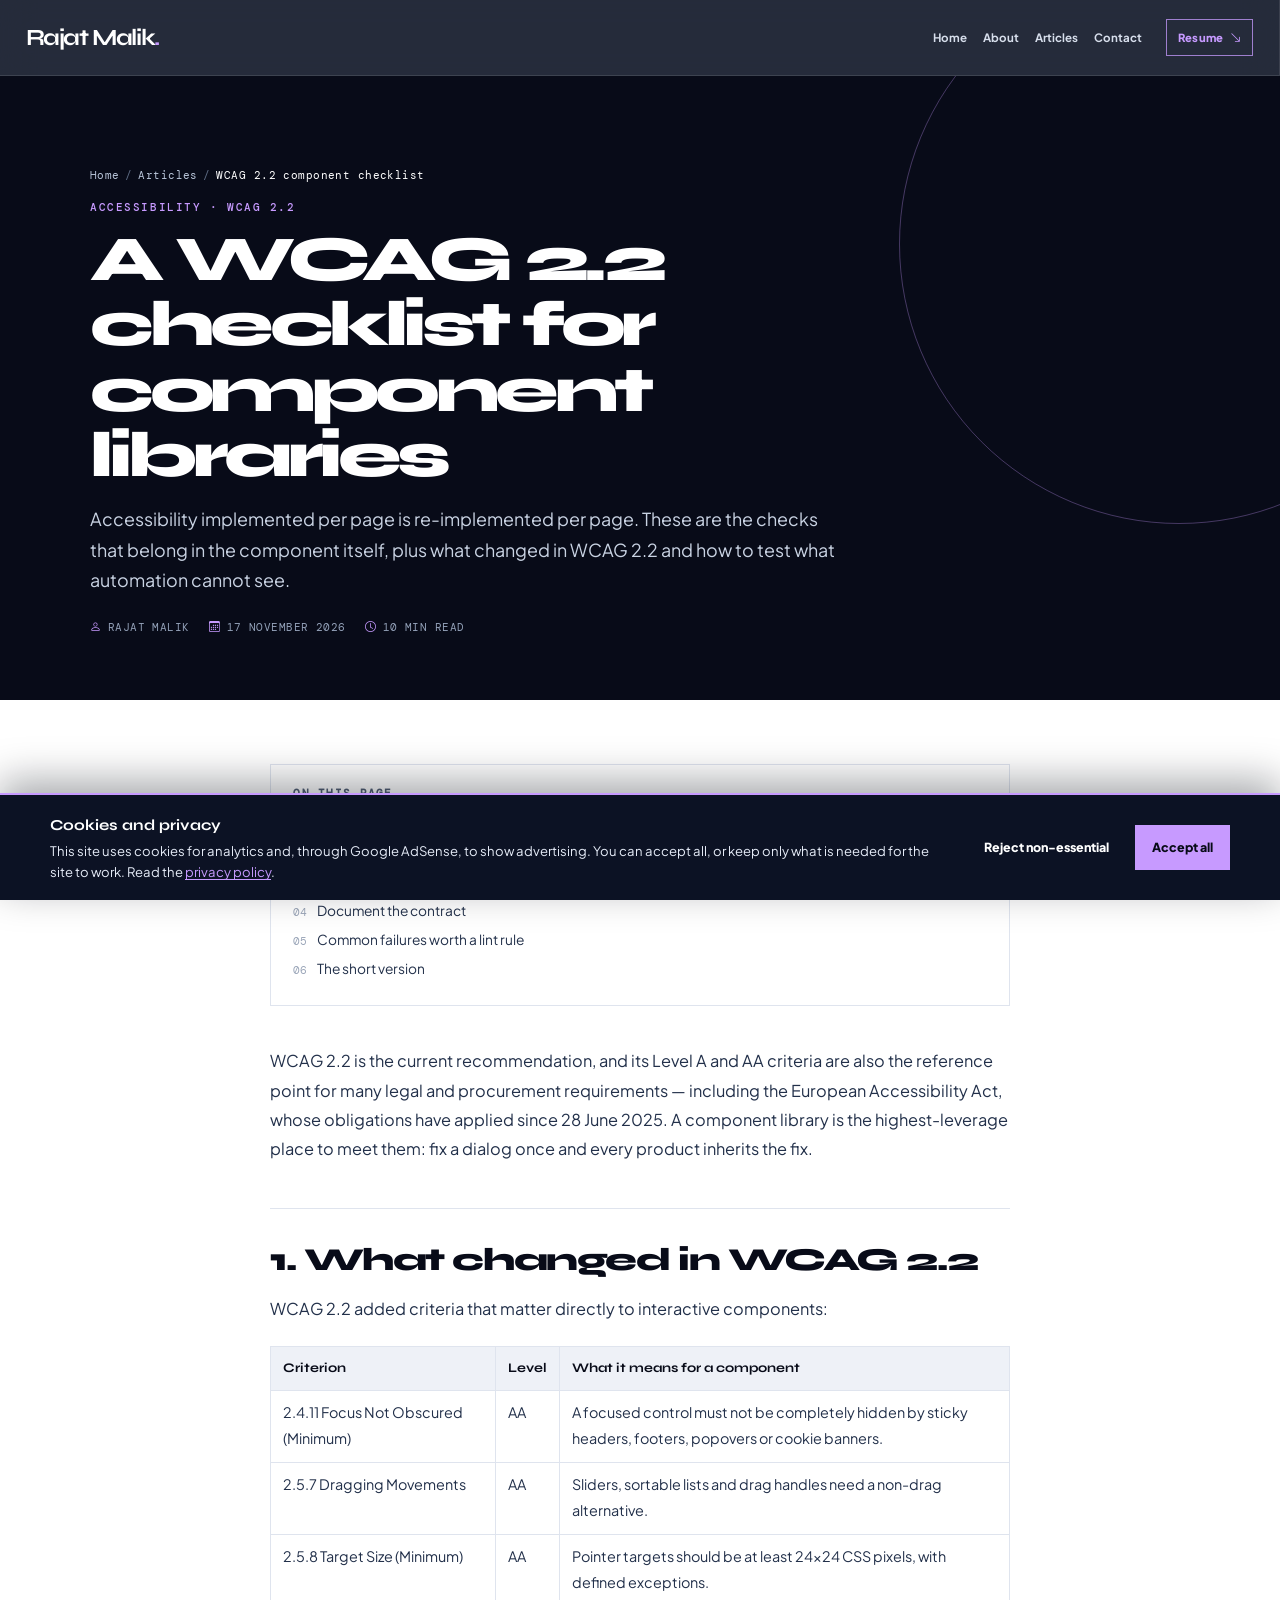
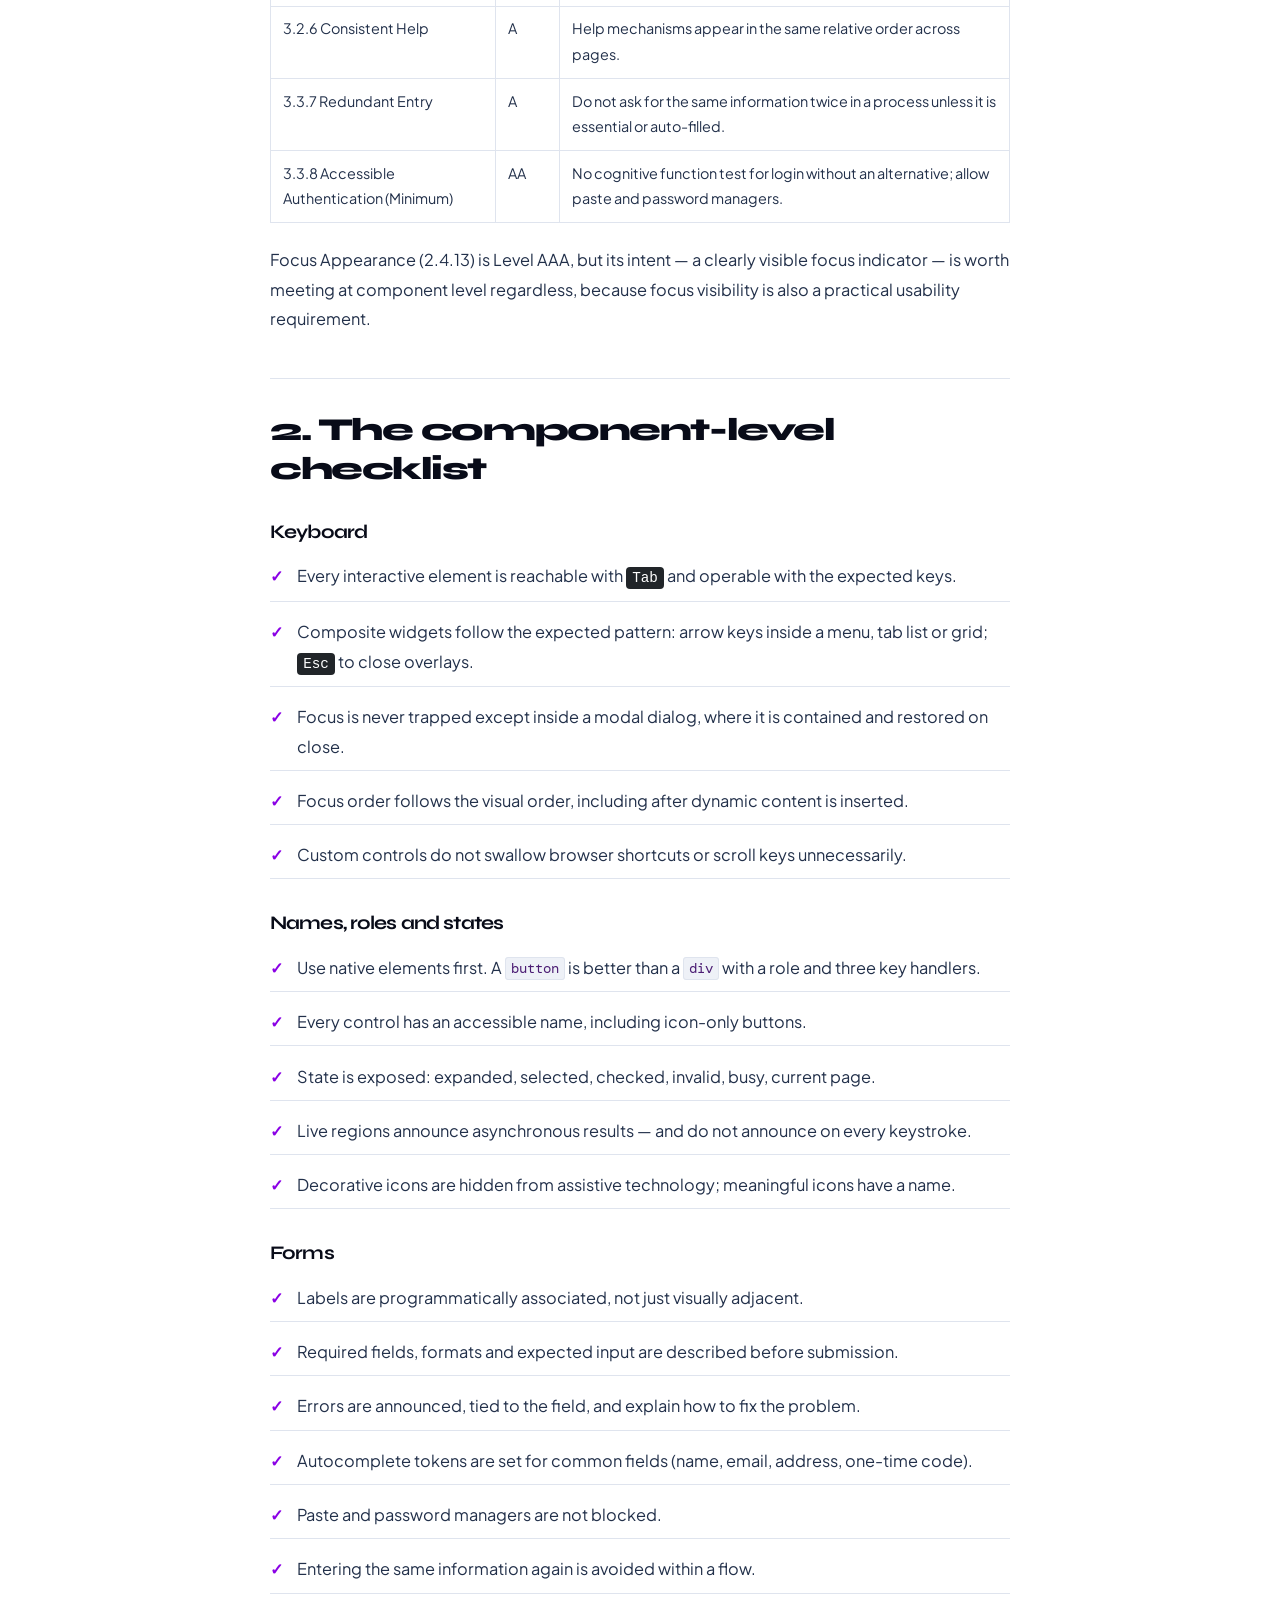
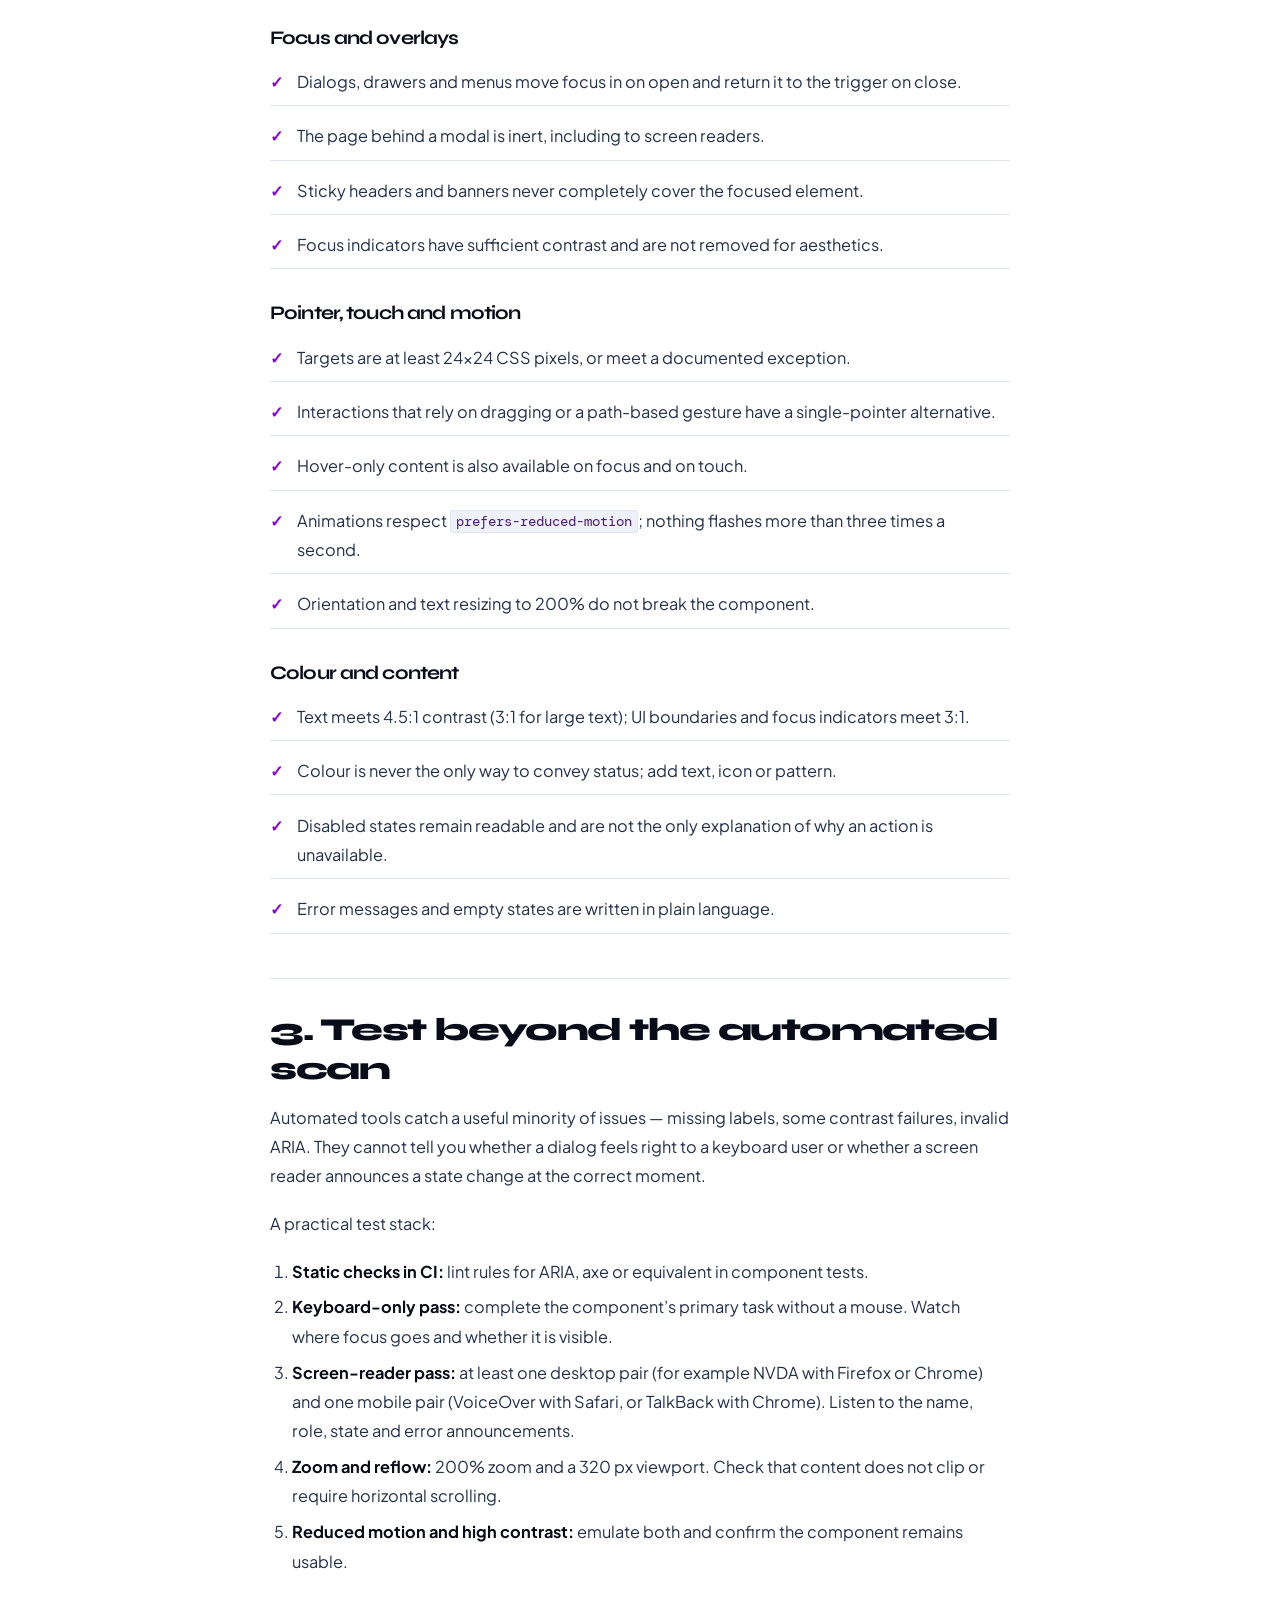
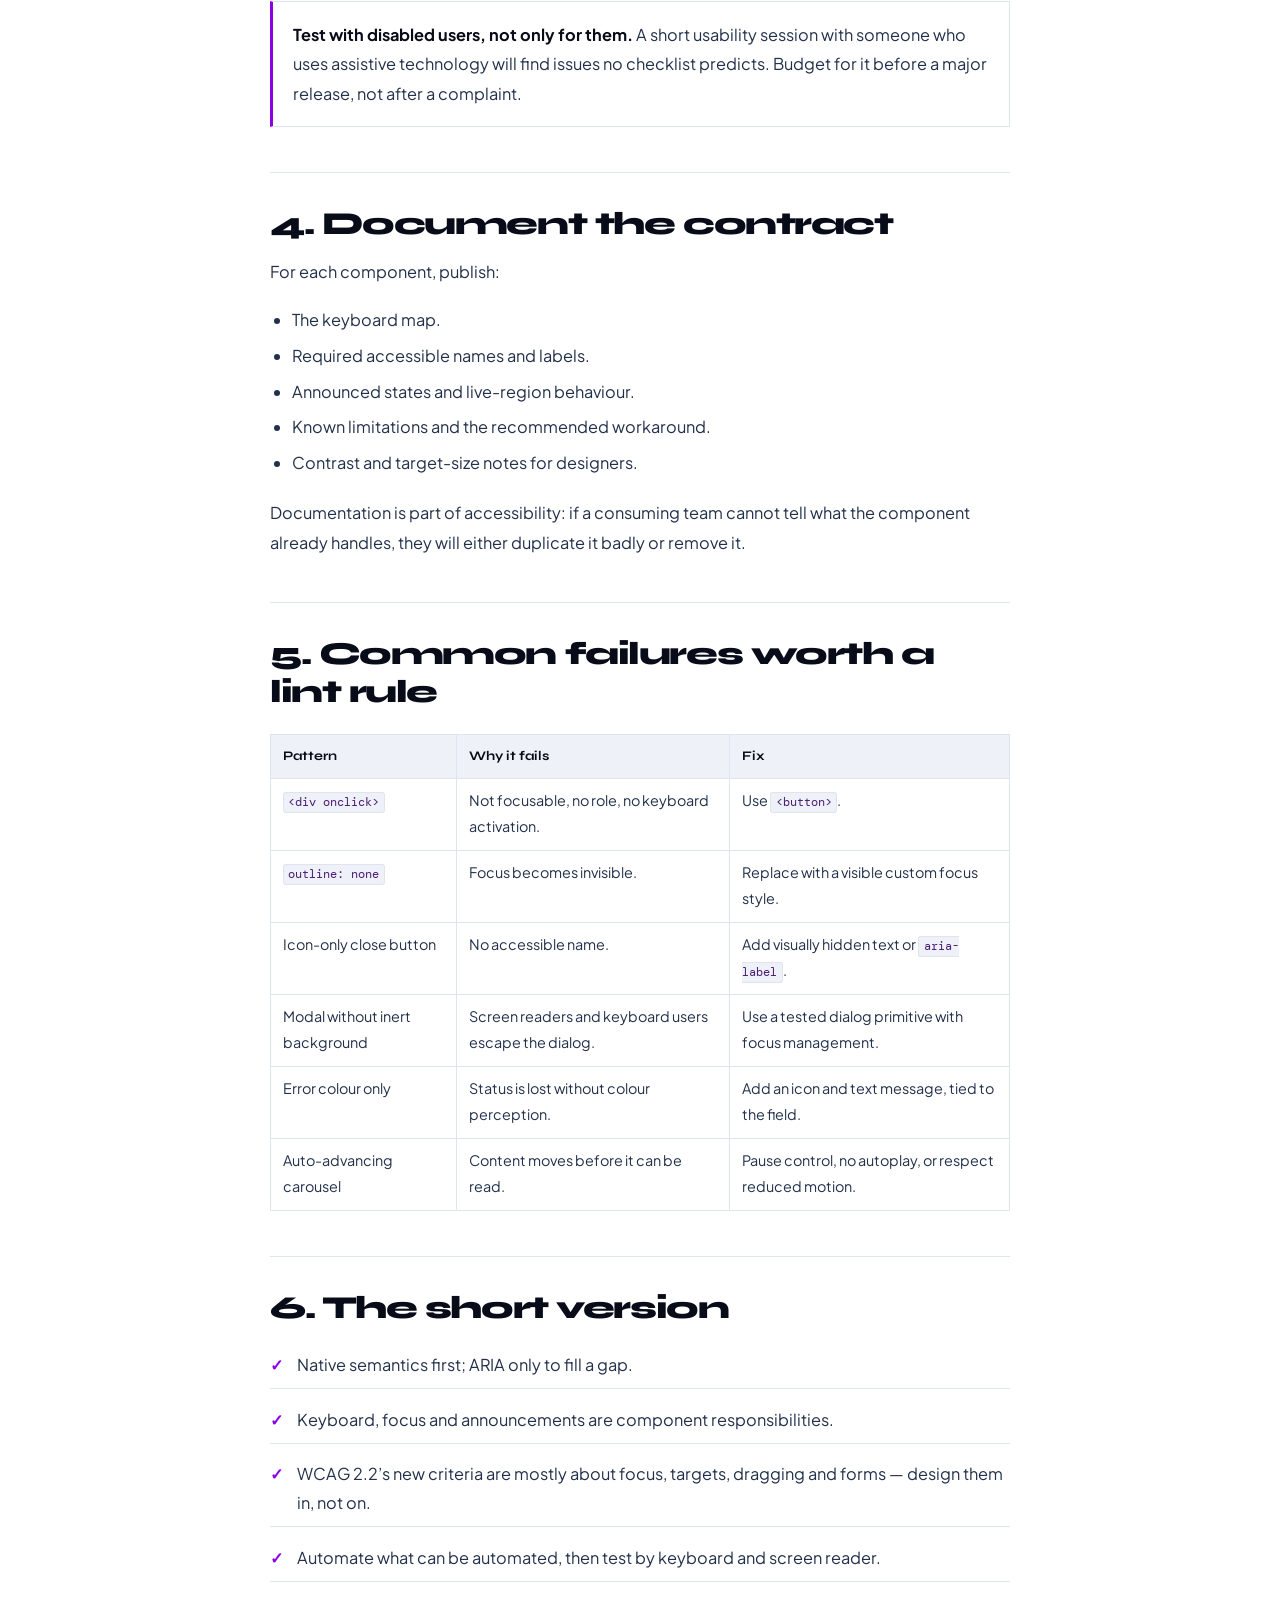
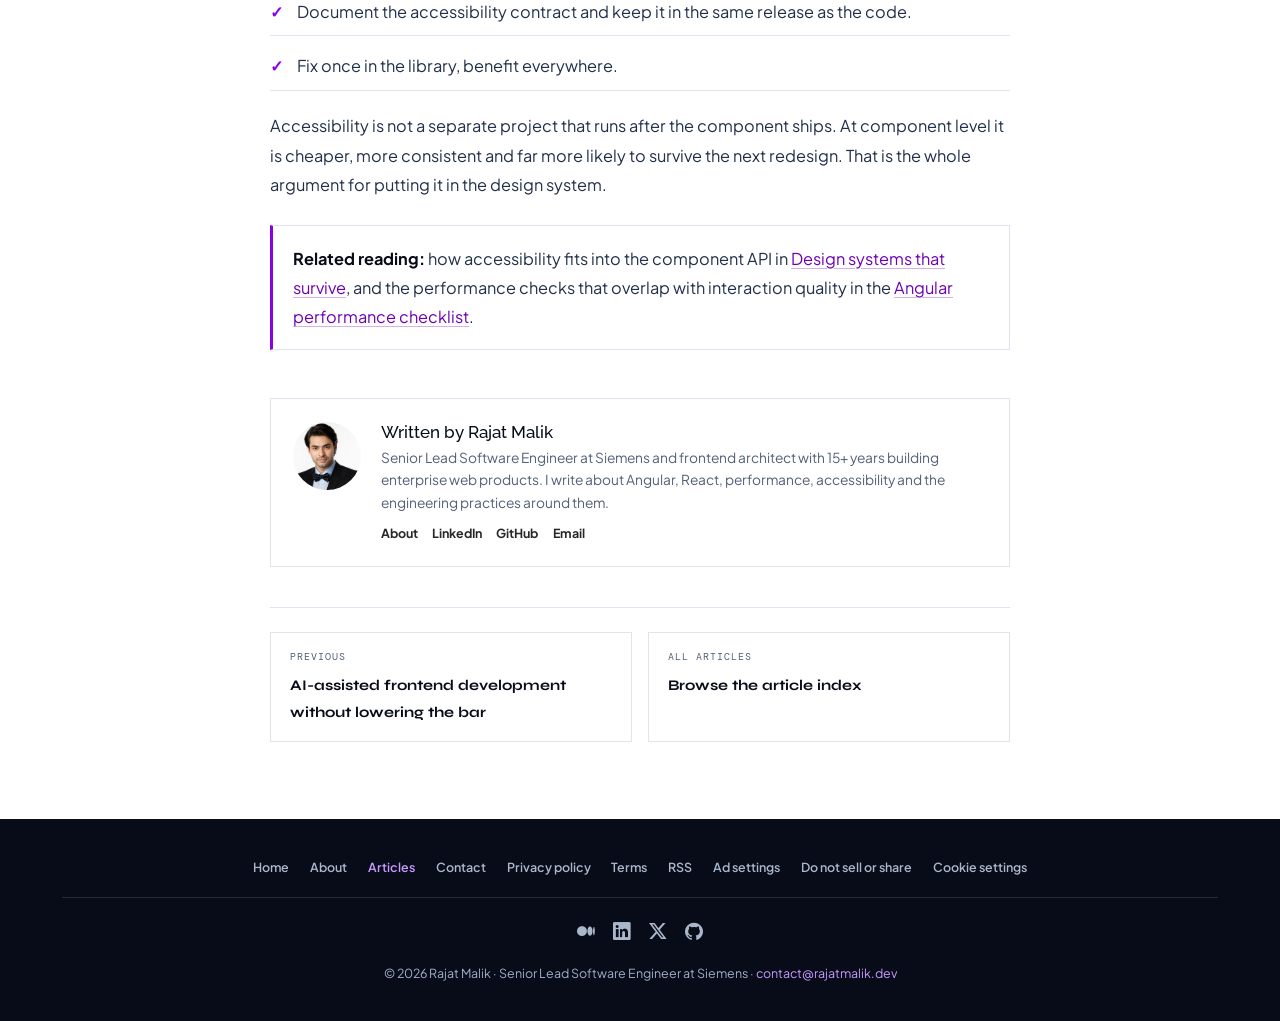
<file: articles/wcag-2-2-component-checklist.html>
<!DOCTYPE html>
<html lang="en">

<head>
  <meta charset="utf-8">
  <meta content="width=device-width, initial-scale=1.0" name="viewport">
  <title>A WCAG 2.2 checklist for component libraries | Rajat Malik</title>
  <meta name="description"
    content="The accessibility checks that belong at component level, what changed in WCAG 2.2, and how to test beyond an automated scan with keyboard and screen readers.">
  <link href="https://rajatmalik.dev/articles/wcag-2-2-component-checklist.html" rel="canonical">
  <meta content="index, follow, max-image-preview:large, max-snippet:-1, max-video-preview:-1" name="robots">
  <meta content="Rajat Malik" name="author">
  <meta content="#080b18" name="theme-color">
  <meta content="ca-pub-4991682021863699" name="google-adsense-account">

  <meta content="A WCAG 2.2 checklist for component libraries" property="og:title">
  <meta content="Component-level accessibility checks, what changed in WCAG 2.2, and how to test beyond automation."
    property="og:description">
  <meta content="https://rajatmalik.dev/articles/wcag-2-2-component-checklist.html" property="og:url">
  <meta content="article" property="og:type">
  <meta content="Rajat Malik" property="og:site_name">
  <meta content="en" property="og:locale">
  <meta content="https://rajatmalik.dev/assets/img/post.png" property="og:image">
  <meta content="840" property="og:image:width">
  <meta content="400" property="og:image:height">
  <meta content="WCAG 2.2 component checklist" property="og:image:alt">
  <meta content="2026-11-17" property="article:published_time">
  <meta content="Rajat Malik" property="article:author">
  <meta content="Accessibility" property="article:section">
  <meta content="summary_large_image" name="twitter:card">
  <meta content="@er_rajatmalik" name="twitter:site">
  <meta content="@er_rajatmalik" name="twitter:creator">
  <meta content="A WCAG 2.2 checklist for component libraries" name="twitter:title">
  <meta content="Component-level accessibility checks, what changed in WCAG 2.2, and how to test beyond automation."
    name="twitter:description">
  <meta content="https://rajatmalik.dev/assets/img/post.png" name="twitter:image">

  <meta content="lTgQD1uJlZUR7Iqd2vCEJ54on_Gtxdhb-zX2o-NGDJQ" name="google-site-verification">

  <script src="/assets/js/consent-defaults.js"></script>
  <script async crossorigin="anonymous"
    src="https://pagead2.googlesyndication.com/pagead/js/adsbygoogle.js?client=ca-pub-4991682021863699"></script>
  <script async src="https://www.googletagmanager.com/gtm.js?id=GTM-K533LRTH"></script>
  <script>
    gtag('js', new Date());
  </script>

  <link href="/assets/img/favicon.ico" rel="icon" sizes="any">
  <link href="/assets/img/icon-192.png" rel="icon" sizes="192x192" type="image/png">
  <link href="/assets/img/icon-512.png" rel="icon" sizes="512x512" type="image/png">
  <link href="/assets/img/apple-touch-icon.png" rel="apple-touch-icon" sizes="180x180">
  <link href="/manifest.webmanifest" rel="manifest">
  <link href="/feed.xml" rel="alternate" title="Rajat Malik — articles and notes" type="application/rss+xml">

  <link href="https://fonts.googleapis.com" rel="preconnect">
  <link crossorigin href="https://fonts.gstatic.com" rel="preconnect">
  <link
    href="https://fonts.googleapis.com/css2?family=Roboto:ital,wght@0,100;0,300;0,400;0,500;0,700;0,900;1,400&amp;family=Poppins:wght@0,300;0,400;0,500;0,600;0,700&amp;family=Raleway:wght@300;400;500;600;700&amp;family=DM+Mono&amp;family=Plus+Jakarta+Sans:wght@400;500;600;700;800&amp;family=Syne:wght@500;600;700;800&amp;display=swap"
    rel="stylesheet">

  <link href="/assets/vendor/bootstrap/css/bootstrap.min.css" rel="stylesheet">
  <link href="/assets/vendor/bootstrap-icons/bootstrap-icons.css" rel="stylesheet">
  <link href="/assets/css/main.css?v=20261117" rel="stylesheet">
  <link href="/assets/css/modern.css?v=20261117" rel="stylesheet">
  <link href="/assets/css/site-extras.css?v=5" rel="stylesheet">
  <link href="/assets/css/pages.css?v=4" rel="stylesheet">

  <script type="application/ld+json">
    {
      "@context": "https://schema.org",
      "@graph": [
        {
          "@type": "BlogPosting",
          "@id": "https://rajatmalik.dev/articles/wcag-2-2-component-checklist.html#article",
          "mainEntityOfPage": "https://rajatmalik.dev/articles/wcag-2-2-component-checklist.html",
          "headline": "A WCAG 2.2 checklist for component libraries",
          "description": "The accessibility checks that belong at component level, what changed in WCAG 2.2, and how to test beyond an automated scan with keyboard and screen readers.",
          "datePublished": "2026-11-17",
          "dateModified": "2026-11-17",
          "inLanguage": "en",
          "articleSection": "Accessibility",
          "keywords": "WCAG 2.2, accessibility, component library, keyboard navigation, screen reader, ARIA",
          "image": "https://rajatmalik.dev/assets/img/post.png",
          "author": { "@id": "https://rajatmalik.dev/#person" },
          "publisher": { "@id": "https://rajatmalik.dev/#person" },
          "isPartOf": { "@id": "https://rajatmalik.dev/articles/#page" }
        },
        {
          "@type": "Person",
          "@id": "https://rajatmalik.dev/#person",
          "name": "Rajat Malik",
          "url": "https://rajatmalik.dev/",
          "jobTitle": "Senior Lead Software Engineer",
          "worksFor": { "@type": "Organization", "name": "Siemens" },
          "sameAs": [
            "https://www.linkedin.com/in/errajatmalik/",
            "https://github.com/malikrajat"
          ]
        },
        {
          "@type": "BreadcrumbList",
          "@id": "https://rajatmalik.dev/articles/wcag-2-2-component-checklist.html#breadcrumb",
          "itemListElement": [
            { "@type": "ListItem", "position": 1, "name": "Home", "item": "https://rajatmalik.dev/" },
            { "@type": "ListItem", "position": 2, "name": "Articles", "item": "https://rajatmalik.dev/articles/" },
            {
              "@type": "ListItem",
              "position": 3,
              "name": "WCAG 2.2 component checklist",
              "item": "https://rajatmalik.dev/articles/wcag-2-2-component-checklist.html"
            }
          ]
        }
      ]
    }
  </script>
</head>

<body class="page-body">
  <a class="skip-link" href="#main-content">Skip to content</a>

  <header class="header dark-background" id="header">
    <i aria-controls="navmenu" aria-expanded="false" aria-label="Open menu"
      class="header-toggle d-xl-none bi bi-list" role="button" tabindex="0"></i>
    <a class="logo d-flex align-items-center justify-content-center" href="/">
      <span class="sitename">Rajat Malik</span>
    </a>
    <nav aria-label="Primary" class="navmenu" id="navmenu">
      <ul>
        <li><a href="/">Home</a></li>
        <li><a href="/about.html">About</a></li>
        <li><a aria-current="page" href="/articles/">Articles</a></li>
        <li><a href="/contact.html">Contact</a></li>
      </ul>
    </nav>
    <div class="header-cta">
      <a class="header-resume" download href="/assets/Rajat-JS-React-Angular.pdf">Resume <i
          class="bi bi-arrow-down-right"></i></a>
      <p class="header-tagline">Senior Lead Software Engineer at <strong>Siemens</strong></p>
    </div>
  </header>

  <main class="page-main" id="main-content">
    <section class="page-hero">
      <div class="page-wrap">
        <nav aria-label="Breadcrumb" class="breadcrumbs">
          <ol>
            <li><a href="/">Home</a></li>
            <li><a href="/articles/">Articles</a></li>
            <li><span aria-current="page">WCAG 2.2 component checklist</span></li>
          </ol>
        </nav>
        <p class="page-eyebrow">Accessibility &middot; WCAG 2.2</p>
        <h1>A WCAG 2.2 checklist for component libraries</h1>
        <p class="page-lede">Accessibility implemented per page is re-implemented per page. These are the checks that
          belong in the component itself, plus what changed in WCAG 2.2 and how to test what automation cannot see.</p>
        <div class="article-meta">
          <span><i class="bi bi-person"></i> Rajat Malik</span>
          <span><i class="bi bi-calendar3"></i> 17 November 2026</span>
          <span><i class="bi bi-clock"></i> 10 min read</span>
        </div>
      </div>
    </section>

    <section class="page-section">
      <div class="page-wrap page-narrow">
        <nav aria-label="On this page" class="toc" data-toc>
          <p class="toc-title">On this page</p>
        </nav>

        <article class="prose">
          <p>WCAG 2.2 is the current recommendation, and its Level A and AA criteria are also the reference point for
            many legal and procurement requirements &mdash; including the European Accessibility Act, whose
            obligations have applied since 28 June 2025. A component library is the highest-leverage place to meet
            them: fix a dialog once and every product inherits the fix.</p>

          <h2>1. What changed in WCAG 2.2</h2>
          <p>WCAG 2.2 added criteria that matter directly to interactive components:</p>
          <table>
            <thead>
              <tr>
                <th>Criterion</th>
                <th>Level</th>
                <th>What it means for a component</th>
              </tr>
            </thead>
            <tbody>
              <tr>
                <td>2.4.11 Focus Not Obscured (Minimum)</td>
                <td>AA</td>
                <td>A focused control must not be completely hidden by sticky headers, footers, popovers or cookie
                  banners.</td>
              </tr>
              <tr>
                <td>2.5.7 Dragging Movements</td>
                <td>AA</td>
                <td>Sliders, sortable lists and drag handles need a non-drag alternative.</td>
              </tr>
              <tr>
                <td>2.5.8 Target Size (Minimum)</td>
                <td>AA</td>
                <td>Pointer targets should be at least 24&times;24 CSS pixels, with defined exceptions.</td>
              </tr>
              <tr>
                <td>3.2.6 Consistent Help</td>
                <td>A</td>
                <td>Help mechanisms appear in the same relative order across pages.</td>
              </tr>
              <tr>
                <td>3.3.7 Redundant Entry</td>
                <td>A</td>
                <td>Do not ask for the same information twice in a process unless it is essential or auto-filled.</td>
              </tr>
              <tr>
                <td>3.3.8 Accessible Authentication (Minimum)</td>
                <td>AA</td>
                <td>No cognitive function test for login without an alternative; allow paste and password managers.
                </td>
              </tr>
            </tbody>
          </table>
          <p>Focus Appearance (2.4.13) is Level AAA, but its intent &mdash; a clearly visible focus indicator
            &mdash; is worth meeting at component level regardless, because focus visibility is also a practical
            usability requirement.</p>

          <h2>2. The component-level checklist</h2>
          <h3>Keyboard</h3>
          <ul class="checklist">
            <li>Every interactive element is reachable with <kbd>Tab</kbd> and operable with the expected keys.</li>
            <li>Composite widgets follow the expected pattern: arrow keys inside a menu, tab list or grid; <kbd>Esc</kbd>
              to close overlays.</li>
            <li>Focus is never trapped except inside a modal dialog, where it is contained and restored on close.</li>
            <li>Focus order follows the visual order, including after dynamic content is inserted.</li>
            <li>Custom controls do not swallow browser shortcuts or scroll keys unnecessarily.</li>
          </ul>

          <h3>Names, roles and states</h3>
          <ul class="checklist">
            <li>Use native elements first. A <code>button</code> is better than a <code>div</code> with a role and
              three key handlers.</li>
            <li>Every control has an accessible name, including icon-only buttons.</li>
            <li>State is exposed: expanded, selected, checked, invalid, busy, current page.</li>
            <li>Live regions announce asynchronous results &mdash; and do not announce on every keystroke.</li>
            <li>Decorative icons are hidden from assistive technology; meaningful icons have a name.</li>
          </ul>

          <h3>Forms</h3>
          <ul class="checklist">
            <li>Labels are programmatically associated, not just visually adjacent.</li>
            <li>Required fields, formats and expected input are described before submission.</li>
            <li>Errors are announced, tied to the field, and explain how to fix the problem.</li>
            <li>Autocomplete tokens are set for common fields (name, email, address, one-time code).</li>
            <li>Paste and password managers are not blocked.</li>
            <li>Entering the same information again is avoided within a flow.</li>
          </ul>

          <h3>Focus and overlays</h3>
          <ul class="checklist">
            <li>Dialogs, drawers and menus move focus in on open and return it to the trigger on close.</li>
            <li>The page behind a modal is inert, including to screen readers.</li>
            <li>Sticky headers and banners never completely cover the focused element.</li>
            <li>Focus indicators have sufficient contrast and are not removed for aesthetics.</li>
          </ul>

          <h3>Pointer, touch and motion</h3>
          <ul class="checklist">
            <li>Targets are at least 24&times;24 CSS pixels, or meet a documented exception.</li>
            <li>Interactions that rely on dragging or a path-based gesture have a single-pointer alternative.</li>
            <li>Hover-only content is also available on focus and on touch.</li>
            <li>Animations respect <code>prefers-reduced-motion</code>; nothing flashes more than three times a
              second.</li>
            <li>Orientation and text resizing to 200% do not break the component.</li>
          </ul>

          <h3>Colour and content</h3>
          <ul class="checklist">
            <li>Text meets 4.5:1 contrast (3:1 for large text); UI boundaries and focus indicators meet 3:1.</li>
            <li>Colour is never the only way to convey status; add text, icon or pattern.</li>
            <li>Disabled states remain readable and are not the only explanation of why an action is unavailable.</li>
            <li>Error messages and empty states are written in plain language.</li>
          </ul>

          <h2>3. Test beyond the automated scan</h2>
          <p>Automated tools catch a useful minority of issues &mdash; missing labels, some contrast failures, invalid
            ARIA. They cannot tell you whether a dialog feels right to a keyboard user or whether a screen reader
            announces a state change at the correct moment.</p>
          <p>A practical test stack:</p>
          <ol>
            <li><strong>Static checks in CI:</strong> lint rules for ARIA, axe or equivalent in component tests.</li>
            <li><strong>Keyboard-only pass:</strong> complete the component&rsquo;s primary task without a mouse.
              Watch where focus goes and whether it is visible.</li>
            <li><strong>Screen-reader pass:</strong> at least one desktop pair (for example NVDA with Firefox or
              Chrome) and one mobile pair (VoiceOver with Safari, or TalkBack with Chrome). Listen to the name, role,
              state and error announcements.</li>
            <li><strong>Zoom and reflow:</strong> 200% zoom and a 320&nbsp;px viewport. Check that content does not
              clip or require horizontal scrolling.</li>
            <li><strong>Reduced motion and high contrast:</strong> emulate both and confirm the component remains
              usable.</li>
          </ol>
          <div class="callout">
            <p><strong>Test with disabled users, not only for them.</strong> A short usability session with someone
              who uses assistive technology will find issues no checklist predicts. Budget for it before a major
              release, not after a complaint.</p>
          </div>

          <h2>4. Document the contract</h2>
          <p>For each component, publish:</p>
          <ul>
            <li>The keyboard map.</li>
            <li>Required accessible names and labels.</li>
            <li>Announced states and live-region behaviour.</li>
            <li>Known limitations and the recommended workaround.</li>
            <li>Contrast and target-size notes for designers.</li>
          </ul>
          <p>Documentation is part of accessibility: if a consuming team cannot tell what the component already
            handles, they will either duplicate it badly or remove it.</p>

          <h2>5. Common failures worth a lint rule</h2>
          <table>
            <thead>
              <tr>
                <th>Pattern</th>
                <th>Why it fails</th>
                <th>Fix</th>
              </tr>
            </thead>
            <tbody>
              <tr>
                <td><code>&lt;div onclick&gt;</code></td>
                <td>Not focusable, no role, no keyboard activation.</td>
                <td>Use <code>&lt;button&gt;</code>.</td>
              </tr>
              <tr>
                <td><code>outline: none</code></td>
                <td>Focus becomes invisible.</td>
                <td>Replace with a visible custom focus style.</td>
              </tr>
              <tr>
                <td>Icon-only close button</td>
                <td>No accessible name.</td>
                <td>Add visually hidden text or <code>aria-label</code>.</td>
              </tr>
              <tr>
                <td>Modal without inert background</td>
                <td>Screen readers and keyboard users escape the dialog.</td>
                <td>Use a tested dialog primitive with focus management.</td>
              </tr>
              <tr>
                <td>Error colour only</td>
                <td>Status is lost without colour perception.</td>
                <td>Add an icon and text message, tied to the field.</td>
              </tr>
              <tr>
                <td>Auto-advancing carousel</td>
                <td>Content moves before it can be read.</td>
                <td>Pause control, no autoplay, or respect reduced motion.</td>
              </tr>
            </tbody>
          </table>

          <h2>6. The short version</h2>
          <ul class="checklist">
            <li>Native semantics first; ARIA only to fill a gap.</li>
            <li>Keyboard, focus and announcements are component responsibilities.</li>
            <li>WCAG 2.2&rsquo;s new criteria are mostly about focus, targets, dragging and forms &mdash; design them
              in, not on.</li>
            <li>Automate what can be automated, then test by keyboard and screen reader.</li>
            <li>Document the accessibility contract and keep it in the same release as the code.</li>
            <li>Fix once in the library, benefit everywhere.</li>
          </ul>

          <p>Accessibility is not a separate project that runs after the component ships. At component level it is
            cheaper, more consistent and far more likely to survive the next redesign. That is the whole argument for
            putting it in the design system.</p>

          <div class="callout">
            <p><strong>Related reading:</strong> how accessibility fits into the component API in
              <a href="/articles/design-systems-that-survive.html">Design systems that survive</a>, and the
              performance checks that overlap with interaction quality in the
              <a href="/articles/angular-performance-checklist.html">Angular performance checklist</a>.</p>
          </div>
        </article>

        <aside class="author-box">
          <img alt="Rajat Malik" height="68" src="/assets/img/my-profile-img.jpg" width="68">
          <div>
            <h2>Written by Rajat Malik</h2>
            <p>Senior Lead Software Engineer at Siemens and frontend architect with 15+ years building enterprise web
              products. I write about Angular, React, performance, accessibility and the engineering practices around
              them.</p>
            <div class="author-links">
              <a href="/about.html">About</a>
              <a href="https://www.linkedin.com/in/errajatmalik/" rel="noopener" target="_blank">LinkedIn</a>
              <a href="https://github.com/malikrajat" rel="noopener" target="_blank">GitHub</a>
              <a href="mailto:contact@rajatmalik.dev">Email</a>
            </div>
          </div>
        </aside>

        <nav aria-label="More articles" class="article-nav">
          <a href="/articles/ai-assisted-frontend-development.html">
            <span>Previous</span>
            <strong>AI-assisted frontend development without lowering the bar</strong>
          </a>
          <a href="/articles/">
            <span>All articles</span>
            <strong>Browse the article index</strong>
          </a>
        </nav>
      </div>
    </section>
  </main>

  <footer class="footer light-background position-relative" id="footer">
    <div class="container">
      <nav aria-label="Footer" class="footer-nav">
        <a href="/">Home</a>
        <a href="/about.html">About</a>
        <a aria-current="page" href="/articles/">Articles</a>
        <a href="/contact.html">Contact</a>
        <a href="/privacy-policy.html">Privacy policy</a>
        <a href="/terms.html">Terms</a>
        <a href="/feed.xml">RSS</a>
        <a href="https://www.google.com/settings/ads" rel="noopener" target="_blank">Ad settings</a>
        <a href="/privacy-policy.html#california">Do not sell or share</a>
        <button data-cookie-settings type="button">Cookie settings</button>
      </nav>
      <div class="copyright text-center">
        <a class="medium" href="https://medium.com/@codewithrajat" rel="noopener" target="_blank" title="Medium"><i
            class="bi bi-medium"></i></a>
        <a class="linkedin" href="https://www.linkedin.com/in/errajatmalik/" rel="noopener" target="_blank"
          title="LinkedIn"><i class="bi bi-linkedin"></i></a>
        <a class="twitter" href="https://twitter.com/er_rajatmalik" rel="noopener" target="_blank" title="X"><i
            class="bi bi-twitter-x"></i></a>
        <a class="Github" href="https://github.com/malikrajat" rel="noopener" target="_blank" title="GitHub"><i
            class="bi bi-github"></i></a>
      </div>
      <p class="footer-legal">&copy; <span data-year>2026</span> Rajat Malik &middot; Senior Lead Software Engineer at
        Siemens &middot; <a href="mailto:contact@rajatmalik.dev">contact@rajatmalik.dev</a></p>
    </div>
  </footer>

  <a class="scroll-top d-flex align-items-center justify-content-center" href="#"><i class="bi bi-arrow-up-short"
      aria-hidden="true"></i><span class="visually-hidden">Back to top</span></a>

  <script src="/assets/js/pages.js"></script>
  <script src="/assets/js/consent.js"></script>
</body>

</html>
</file>
<file: assets/css/modern.css>
﻿/* Recruiter-first visual system layered over the existing portfolio content. */
:root { --ink:#080b18; --muted:#536076; --paper:#f7f8fc; --line:#dfe4ee; --lime:#c79aff; --accent:#8a00e5; --cyan:#54d8ff; --violet:#9d83ff; --card:#131c31; --display:"Syne","Raleway",sans-serif; --body:"Plus Jakarta Sans","Roboto",sans-serif; --mono:"DM Mono",monospace; scroll-padding-top:92px; }
* { box-sizing:border-box; }
body { background:#e8edf7; color:var(--ink); font-family:var(--body); font-size:15px; line-height:1.7; overflow-x:hidden; }
a { color:inherit; } a:hover { color:inherit; }
.skip-link { background:var(--lime); color:var(--ink); font-weight:800; left:1rem; padding:.7rem 1rem; position:fixed; top:-5rem; z-index:2000; }
.skip-link:focus { top:1rem; }

/* Navigation */
.header { align-items:center; backdrop-filter:blur(16px); background:rgba(10,16,32,.88)!important; border-bottom:1px solid rgba(255,255,255,.11); bottom:auto; display:flex!important; flex-direction:row!important; gap:1.5rem; height:76px; justify-content:space-between; left:0; overflow:visible; padding:0 clamp(1.25rem,5vw,5.5rem); position:fixed; right:0; top:0; width:100%; }
.header .profile-img { display:none; }
.header .logo { margin:0; flex:0 0 auto; }.header .logo img { display:none; }
.header .logo h1 { color:#fff; font-family:var(--display); font-size:1.45rem; font-weight:700; letter-spacing:-.06em; }
.header .logo h1::after { color:var(--lime); content:"."; }
.header .social-links { display:none; }.header .navmenu { margin-left:auto; }
.header .navmenu ul { align-items:center; display:flex; gap:.2rem; list-style:none; margin:0; padding:0; }
.header .navmenu a { border-radius:999px; color:#d7deeb; display:block; font-family:var(--body); font-size:.78rem; font-weight:700; letter-spacing:0; padding:.5rem .75rem; text-transform:none; }
.header .navmenu a i { display:none; }.header .navmenu a:hover,.header .navmenu a.active,.header .navmenu a:is(:target-current, .target-current) { background:rgba(138,0,229,.18); color:var(--lime); }
.header-resume { align-items:center; border:1px solid rgba(199,154,255,.75); color:var(--lime); display:inline-flex; font-family:var(--body); font-size:.76rem; font-weight:800; gap:.45rem; letter-spacing:.01em; padding:.62rem .85rem; text-transform:none; white-space:nowrap; }.header-resume:hover { background:var(--accent); border-color:var(--accent); color:#fff; }
.header~main,.header~#footer { margin-left:0!important; }

/* Shared composition */
.section { padding:clamp(5rem,9vw,8.5rem) 0; position:relative; }.section:not(.hero):not(.stats):not(.testimonials) { background:rgba(247,248,252,.16); }.section.light-background { background:rgba(237,241,248,.1); }
.fluid-canvas { height:100vh; inset:0; pointer-events:none; position:fixed; width:100vw; z-index:1; }.main,.footer { position:relative; z-index:auto; }.hero { z-index:2; }.section>.container { position:relative; z-index:2; }
.container { max-width:1180px; }.section-title { max-width:770px; margin:0 auto 3.5rem; padding:0 1rem; text-align:center; }
.section-title h2 { color:var(--ink); font-family:var(--display); font-size:clamp(2.25rem,5vw,4.4rem); font-weight:700; letter-spacing:-.075em; line-height:.98; margin-bottom:1.2rem; }
.section-title h2:after { background:var(--lime); content:""; display:block; height:6px; margin:1.15rem auto 0; width:46px; }
.section-title p { color:var(--muted); font-size:1rem; }

/* Hero */
.hero { align-items:center; background:var(--ink)!important; display:flex; min-height:max(720px,100vh); overflow:hidden; padding:10rem 0 5rem; }
.hero:before { background:linear-gradient(90deg,rgba(8,11,24,.92) 0%,rgba(8,11,24,.88) 55%,rgba(8,11,24,.68) 100%); content:""; inset:0; position:absolute; z-index:1; }
.hero:after { border:1px solid rgba(199,154,255,.5); border-radius:50%; content:""; height:min(55vw,720px); pointer-events:none; position:absolute; right:-16vw; top:12%; width:min(55vw,720px); }
.hero>img { display:block; filter:brightness(.32) contrast(1.15) saturate(.75); height:100%; inset:0; object-fit:cover; opacity:.68; position:absolute; width:100%; }.hero .container { position:relative; z-index:2; width:100%; }
.hero .container:before { color:rgba(255,255,255,.25); content:"Frontend systems / product outcomes"; font: .62rem var(--mono); letter-spacing:.12em; position:absolute; right:2rem; text-transform:uppercase; top:4rem; transform:rotate(90deg); transform-origin:right; }
.hero-copy { background:linear-gradient(120deg,rgba(8,11,24,.93),rgba(8,11,24,.73)); border-left:3px solid var(--lime); box-shadow:0 20px 70px rgba(0,0,0,.4); max-width:920px; padding:clamp(1.5rem,4vw,3rem); }
.hero h2 { color:#fff; font-family:var(--display); font-size:clamp(4rem,11vw,9.5rem); font-weight:800; letter-spacing:-.1em; line-height:.83; margin:0; max-width:880px; text-shadow:0 6px 25px rgba(0,0,0,.6); }
.hero-role { color:#f2f6ff; font-family:var(--display); font-size:clamp(1.35rem,2.8vw,2.35rem); font-weight:500; margin:1.55rem 0 .65rem!important; text-shadow:0 3px 16px rgba(0,0,0,.65); }
.hero-kicker,.hero-overline { color:var(--lime); font-family:var(--mono); font-size:.7rem; font-weight:400; letter-spacing:.12em; margin:0 0 1rem; text-transform:uppercase; }
.hero-overline { color:#a8b6cd; margin-bottom:.3rem; }.hero-kicker span { background:var(--lime); border-radius:50%; display:inline-block; height:8px; margin-right:.55rem; width:8px; }
.hero .typed { color:var(--lime); }.hero .typed-cursor { color:var(--lime); }
.hero-intro { color:#d3dced; font-size:1rem; max-width:500px; text-shadow:0 2px 12px rgba(0,0,0,.65); }
.hero-actions { display:flex; flex-wrap:wrap; gap:.8rem; margin:2rem 0 3.5rem; }.button { align-items:center; border-radius:999px; display:inline-flex; font-family:var(--body); font-size:.86rem; font-weight:800; gap:.65rem; letter-spacing:0; padding:1rem 1.35rem; text-transform:none; }.button-primary { background:var(--accent); box-shadow:0 10px 28px rgba(138,0,229,.28); color:#fff; }.button-primary:hover { background:var(--lime); color:var(--ink); transform:translateY(-2px); }.button-secondary { border:1px solid rgba(255,255,255,.5); color:#fff; }.button-secondary:hover { border-color:var(--lime); color:var(--lime); }
.hero-proof { display:flex; gap:clamp(1.2rem,4vw,4rem); }.hero-proof div { align-items:center; border-left:1px solid rgba(255,255,255,.18); display:flex; gap:.6rem; padding-left:.8rem; }.hero-proof strong { color:#fff; font-family:var(--display); font-size:clamp(1.4rem,3vw,2.2rem); letter-spacing:-.06em; }.hero-proof span { color:#aebbd0; font-size:.63rem; font-weight:700; line-height:1.35; text-transform:uppercase; }

/* About and outcomes */
.about .content h2 { font-family:var(--display); font-size:1.8rem; font-weight:700; letter-spacing:-.05em; }.about .container:not(.section-title)>.row { align-items:center; }
.about .img-fluid { border-radius:2px; box-shadow:18px 18px 0 var(--lime); }.about .content { padding-left:clamp(1.5rem,5vw,4rem); }
.about .content .fst-italic { color:#26344e; font-size:1.05rem; font-style:normal!important; }.about .content ul { list-style:none; padding:0; }
.about .content li { border-bottom:1px solid var(--line); padding:.6rem 0; }.about .content li i { color:var(--violet); }.about .content li strong { display:inline-block; min-width:70px; }
.stats { background:#080b18; color:#fff; padding:2.5rem 0; z-index:2; }.stats .stats-item { border-left:1px solid rgba(255,255,255,.16); padding:1rem 1.5rem; text-align:center; }.stats .stats-item:first-child { border-left:0; }.stats .stats-item i { color:var(--lime); font-size:1.25rem; }
.stats .stats-item span { color:#fff!important; display:inline-block; font-family:Arial,Helvetica,sans-serif; font-size:3.1rem; font-weight:700; letter-spacing:0; line-height:1; margin:0 .5rem; text-shadow:none; }
.stats .stats-item p { color:#d6e0f1!important; display:inline-block; font-family:Arial,Helvetica,sans-serif; font-size:.82rem; font-weight:600; line-height:1.35; margin:0; text-align:left; text-transform:none; }.stats .stats-item strong { color:#fff!important; display:block; }

/* Skills and career */
.skills .skills-content { background:#fff; border:1px solid var(--line); padding:clamp(1.5rem,4vw,3rem); }.skills .progress { background:none; border-bottom:1px solid var(--line); border-radius:0; height:auto; margin-bottom:1rem; padding-bottom:.85rem; }
.skills .skill { color:var(--ink); display:flex; font-family:var(--display); font-size:.78rem; font-weight:700; justify-content:space-between; margin-bottom:.55rem; }.skills .skill .val { color:var(--violet); font-family:var(--mono); font-size:.65rem; font-style:normal; }
.skills progress.skill-meter { appearance:none; background:#e8ecf4; border:0 solid; border-radius:999px; display:block; height:4px; inline-size:100%; overflow:clip; }
.skills progress.skill-meter::-webkit-progress-bar { background:transparent; }
.skills progress.skill-meter::-webkit-progress-value { background:linear-gradient(90deg,var(--violet),var(--cyan)); border-radius:999px; transition:inline-size .3s; }
.skills progress.skill-meter::-moz-progress-bar { background:linear-gradient(90deg,var(--violet),var(--cyan)); border-radius:999px; transition:inline-size .3s; }
.resume { background:rgba(255,255,255,.16); }.resume .resume-title { color:var(--ink); font-family:var(--display); font-size:1.25rem; font-weight:700; letter-spacing:-.04em; margin:0 0 1.3rem; }
.resume .resume-item { border-left:2px solid var(--violet); padding:0 0 1.8rem 1.4rem; position:relative; }.resume .resume-item:before { background:var(--lime); border:2px solid var(--violet); border-radius:50%; content:""; height:13px; left:-7px; position:absolute; top:3px; width:13px; }
.resume .resume-item h4 { color:var(--ink); font-family:var(--display); font-size:1rem; font-weight:700; }.resume .resume-item h5 { background:#eef1f7; color:var(--violet); font-family:var(--mono); font-size:.7rem; padding:.3rem .5rem; }.resume .resume-item ul { padding-left:1rem; }
.download-btn,.btn-get-started { background:var(--ink); color:#fff; display:inline-block; font-size:.76rem; font-weight:800; letter-spacing:.06em; margin-top:1.5rem; padding:.9rem 1.2rem; text-transform:uppercase; }.download-btn:hover,.btn-get-started:hover { background:var(--lime); color:var(--ink); }

/* Cards, work, and content */
.talks .card,.services .service-item { background:#fff; border:1px solid var(--line); border-radius:0; box-shadow:none; height:100%; padding:.7rem; transition:transform .25s,box-shadow .25s; }.talks .card:hover,.services .service-item:hover { box-shadow:8px 8px 0 var(--violet); transform:translate(-4px,-4px); }.talks .card-body { padding:1.4rem; }
.talks .card-title,.services .title { color:var(--ink); font-family:var(--display); font-size:1.05rem; font-weight:700; }.talk-meta { color:var(--muted); font-family:var(--mono); font-size:.7rem; }.talk-meta i { color:var(--violet); }
.portfolio .isotope-filters { display:flex; flex-wrap:wrap; gap:.55rem; justify-content:center; list-style:none; margin:0 0 2rem; padding:0; }.portfolio .isotope-filters li { border:1px solid var(--line); cursor:pointer; font-size:.7rem; font-weight:800; letter-spacing:.05em; padding:.55rem .85rem; text-transform:uppercase; }
.portfolio .isotope-filters li.filter-active,.portfolio .isotope-filters li:hover { background:var(--ink); border-color:var(--ink); color:#fff; }.portfolio .portfolio-content { background:var(--ink); overflow:hidden; position:relative; }.portfolio .portfolio-content img { aspect-ratio:2/1; background:var(--ink); display:block; object-fit:contain; transition:transform .45s; width:100%; }.portfolio .portfolio-content:hover img { opacity:.35; transform:scale(1.07); }
.portfolio .portfolio-info { background:linear-gradient(0deg,rgba(10,16,32,.98),rgba(10,16,32,.15)); bottom:0; color:#fff; left:0; opacity:0; padding:3.5rem 1.5rem 1.4rem; position:absolute; right:0; transform:translateY(15px); transition:.3s; }.portfolio .portfolio-content:hover .portfolio-info { opacity:1; transform:translateY(0); }
.portfolio .portfolio-info h3,
.portfolio .portfolio-info h4 { color:#fff; font-family:var(--display); font-weight:700; }.portfolio .portfolio-info p { color:#d5ddec; font-size:.78rem; line-height:1.45; }.portfolio .portfolio-info a { color:var(--lime); font-size:1.2rem; margin-right:.8rem; }
.services { background:rgba(255,255,255,.16); }.services .icon { align-items:center; background:var(--lime); display:flex; height:46px; justify-content:center; margin-right:1rem; padding:.5rem; width:46px; }.services .description { color:var(--muted); font-size:.85rem; }

/* Contact and footer */
.testimonials { background:#080d1b; isolation:isolate; overflow:hidden; }
.testimonials:before,.testimonials:after { border-radius:50%; content:""; filter:blur(8px); opacity:.55; position:absolute; z-index:-1; }
.testimonials:before { background:var(--violet); height:350px; left:-150px; top:20%; width:350px; }.testimonials:after { background:#087b9a; height:380px; right:-180px; top:5%; width:380px; }
.testimonials .section-title h2 { color:#fff; }.testimonials .section-title p { color:#c6d0e2; }
.testimonials .testimonial-item { background:linear-gradient(145deg,rgba(28,42,71,.98),rgba(14,23,42,.98)); border:1px solid rgba(255,255,255,.16); box-sizing:border-box; color:#f3f6ff; min-height:430px; padding:2rem 1.7rem 1.6rem; position:relative; text-align:left; transition:transform .3s,border-color .3s; }
.testimonials .testimonial-item:hover { border-color:var(--lime); transform:translateY(-8px); }
.testimonials .testimonial-item p { background:transparent; box-shadow:none; color:#f3f6ff; font-family:var(--body); font-size:.91rem; font-style:normal; line-height:1.75; margin:0 0 1.5rem; padding:0; }
.testimonials .testimonial-item p::after { display:none; }.testimonials .testimonial-item .quote-icon-left,.testimonials .testimonial-item .quote-icon-right { color:var(--lime); font-size:1.8rem; opacity:1; }.testimonials .testimonial-item .quote-icon-left { margin-right:.25rem; }.testimonials .testimonial-item .quote-icon-right { margin-left:.25rem; }
.testimonials .testimonial-item .testimonial-img { border:2px solid var(--lime); height:58px; margin:0 .8rem 0 0; object-fit:cover; vertical-align:middle; width:58px; }.testimonials .testimonial-item h3 { color:#fff; display:inline-block; font-family:var(--display); font-size:1rem; margin:0; vertical-align:middle; }.testimonials .testimonial-item h4 { color:var(--cyan); font-family:var(--mono); font-size:.68rem; letter-spacing:.06em; margin:-1.2rem 0 0 76px; text-transform:uppercase; }.testimonials .swiper-pagination-bullet { background:transparent!important; border:1px solid #d3dbec!important; height:9px!important; opacity:1!important; width:9px!important; }.testimonials .swiper-pagination-bullet-active { background:var(--lime)!important; border-color:var(--lime)!important; }
.contact { background:rgba(237,241,248,.14); }.contact .info-wrap,.contact .php-email-form { background:rgba(255,255,255,.92); border:1px solid var(--line); box-shadow:none; padding:clamp(1.25rem,3vw,2.25rem); }.contact .info-item { border-bottom:1px solid var(--line); margin-bottom:1.2rem; padding-bottom:1.2rem; }.contact .info-item i { color:var(--violet); font-size:1.25rem; margin-right:1rem; }.contact .info-item h3 { color:var(--ink); font-family:var(--display); font-size:1rem; font-weight:700; }
.contact .section-title h2 { color:var(--ink); font-family:var(--display); font-weight:800; }.contact .section-title h2:after { background:var(--violet); width:72px; }
.contact .form-control,.contact .editor-content { border:1px solid var(--line); border-radius:0; box-shadow:none; padding:.75rem; }.contact .form-control:focus,.contact .editor-content:focus { border-color:var(--violet); }.editor-toolbar { background:#f3f5f9; border:1px solid var(--line); border-bottom:0; padding:.4rem; }.toolbar-btn { background:transparent; border:0; color:var(--ink); padding:.3rem .5rem; }.toolbar-btn.active,.toolbar-btn:hover { background:var(--lime); }.contact button[type="submit"] { background:var(--ink); border:0; color:#fff; font-size:.75rem; font-weight:800; letter-spacing:.06em; padding:.85rem 1.4rem; text-transform:uppercase; }.contact button[type="submit"]:hover { background:var(--violet); }
.footer { background:var(--ink)!important; padding:2.3rem 0; }.footer .copyright a { color:#aab7ca; font-size:1.1rem; margin:0 .5rem; }.footer .copyright a:hover { color:var(--lime); }.scroll-top { background:var(--lime); border-radius:0; bottom:1.5rem; color:var(--ink); right:1.5rem; }.scroll-top:hover { background:var(--violet); color:#fff; }

@media (max-width:1199px) { .header { height:66px; }.header .header-toggle { background:var(--lime); border-radius:0; color:var(--ink); display:flex; right:1.1rem; top:.8rem; }.header .navmenu { background:var(--ink); border:1px solid rgba(255,255,255,.12); display:none; left:1rem; margin:0; padding:.8rem; position:fixed; right:1rem; top:72px; }.header.header-show .navmenu { display:block; }.header .navmenu ul { align-items:stretch; display:flex; flex-direction:column; gap:0; }.header .navmenu a { border-bottom:1px solid rgba(255,255,255,.08); padding:.8rem; }.header .navmenu a i { display:inline-block; margin-right:.6rem; } }
@media (max-width:767px) { .section { padding:4.3rem 0; }.hero { min-height:680px; padding-top:8rem; }.hero h2 { font-size:clamp(3.9rem,18vw,6rem); }.hero .container:before { display:none; }.hero-proof { gap:.6rem; justify-content:space-between; }.hero-proof div { flex-direction:column; gap:.1rem; padding-left:.5rem; }.hero-proof span { font-size:.55rem; }.about .content { padding:2rem 1rem 0; }.about .img-fluid { display:block; margin:auto; max-width:78%; }.stats .stats-item { text-align:left; }.portfolio .portfolio-info { opacity:1; transform:none; }.header-resume { font-size:.62rem; padding:.5rem; } }
@media (prefers-reduced-motion:reduce) { *,*:before,*:after { scroll-behavior:auto!important; transition-duration:.01ms!important; } }

/* Hiring-manager and client conversion sections */
.section-eyebrow { color:var(--accent); font-family:var(--mono); font-size:.72rem; font-weight:700; letter-spacing:.12em; margin-bottom:.9rem; text-transform:uppercase; }
.recruiter-brief { background:rgba(255,255,255,.3)!important; }.brief-intro { max-width:760px; }.brief-intro h2,.engagement-panel h2,.availability-card h2 { color:var(--ink); font-family:var(--display); font-size:clamp(2rem,4vw,3.65rem); font-weight:800; letter-spacing:-.075em; line-height:1.02; }
.brief-intro>p:last-child { color:var(--muted); font-size:1.02rem; max-width:650px; }.brief-card { background:rgba(255,255,255,.93); border:1px solid var(--line); height:100%; padding:1.6rem; transition:box-shadow .25s,transform .25s; }
.brief-card:hover { box-shadow:7px 7px 0 var(--accent); transform:translate(-4px,-4px); }.brief-card>i { color:var(--accent); font-size:1.55rem; }.brief-card h3 { font-family:var(--display); font-size:1.05rem; font-weight:800; margin:1rem 0 .4rem; }.brief-card p { color:var(--muted); font-size:.84rem; line-height:1.65; margin:0; }.brief-actions { display:flex; flex-wrap:wrap; gap:.8rem; margin-top:2rem; }
.button-dark { background:var(--ink); color:#fff; }.button-dark:hover { background:var(--violet); color:#fff; transform:translateY(-2px); }

.technical-proof { background:rgba(255,255,255,.28)!important; }.proof-item { background:rgba(255,255,255,.93); border:1px solid var(--line); height:100%; padding:1.5rem; }.proof-item>i { color:var(--accent); font-size:1.5rem; }.proof-item h3 { font-family:var(--display); font-size:1.05rem; font-weight:800; margin:.85rem 0 .4rem; }.proof-item p { color:var(--muted); font-size:.84rem; line-height:1.65; margin:0; }
.case-studies { background:rgba(238,240,249,.44)!important; }.case-card { background:#fff; border:1px solid var(--line); height:100%; overflow:hidden; }.case-card img { aspect-ratio:16/9; object-fit:cover; width:100%; }.case-card>div { padding:1.5rem; }.case-card span { color:var(--accent); font-family:var(--mono); font-size:.68rem; font-weight:700; letter-spacing:.08em; text-transform:uppercase; }.case-card h3 { font-family:var(--display); font-size:1.2rem; font-weight:800; letter-spacing:-.04em; line-height:1.23; margin:.7rem 0; }.case-card p { color:var(--muted); font-size:.85rem; }.case-card ul { border-top:1px solid var(--line); list-style:none; margin:1.25rem 0 0; padding:1rem 0 0; }.case-card li { color:#536076; font-size:.78rem; margin:.35rem 0; }.case-card li strong { color:var(--accent); font-family:var(--display); font-size:1.15rem; margin-right:.25rem; }

.engagements { background:var(--ink)!important; }.engagement-panel { display:grid; gap:3rem; grid-template-columns:minmax(0,1fr) minmax(370px,.9fr); padding:clamp(1.8rem,5vw,4rem); }.engagement-panel h2 { color:#fff; }.engagement-panel>div>p:last-child { color:#c3cee1; max-width:560px; }.engagements .section-eyebrow { color:#c79aff; }.engagement-list { display:grid; }.engagement-list a { align-items:center; border-bottom:1px solid rgba(255,255,255,.16); color:#fff; display:grid; gap:1rem; grid-template-columns:24px 1fr 18px; padding:1rem 0; }.engagement-list a:first-child { border-top:1px solid rgba(255,255,255,.16); }.engagement-list a>i:first-child { color:#c79aff; font-size:1.2rem; }.engagement-list strong { display:block; font-family:var(--display); font-size:.92rem; font-weight:800; }.engagement-list span { color:#b9c4d7; font-size:.75rem; }.engagement-list a:hover { color:#c79aff; padding-left:.4rem; }

.availability { background:transparent!important; padding:4rem 0; }.availability-card { align-items:center; background:linear-gradient(120deg,#8a00e5,#53129a); color:#fff; display:flex; gap:2rem; justify-content:space-between; padding:clamp(1.8rem,5vw,4rem); }.availability-card h2 { color:#fff; max-width:620px; }.availability-card p:not(.section-eyebrow) { color:#f0e8ff; max-width:630px; }.availability-card .section-eyebrow { color:#e4ccff; }.availability-actions { display:flex; flex-direction:column; gap:.75rem; min-width:245px; }.availability-card .button-primary { background:#fff; color:#53129a; box-shadow:none; }.availability-card .button-primary:hover { background:#e4ccff; color:#53129a; }.availability-card .button-secondary { border-color:rgba(255,255,255,.65); text-align:center; }.availability-card .button-secondary:hover { border-color:#fff; color:#fff; }

@media (max-width:991px) { .engagement-panel { grid-template-columns:1fr; }.availability-card { align-items:flex-start; flex-direction:column; }.availability-actions { min-width:0; width:100%; }.availability-actions .button { justify-content:center; } }

/* Skills: room for the value labels above each bar */
.skills .skills-content .skill { display:block; padding-bottom:.25rem; }
.skills .skills-content .progress { margin-bottom:1.1rem; }

/* Contact: keep the info card and the form card the same height */
.contact .info-wrap,.contact .php-email-form { box-sizing:border-box; }
.contact .info-wrap { display:flex; flex-direction:column; height:100%; justify-content:center; }
.contact .info-wrap > iframe { display:block; flex:0 0 auto; height:270px !important; }
.contact .info-note p { font-size:.85rem; line-height:1.5; color:color-mix(in srgb,var(--ink) 70%,transparent); }
.contact .info-item:last-of-type { border-bottom:0; margin-bottom:0; padding-bottom:0; }

/* Libraries & Tools / Portfolio cards: below lg the copy can no longer be reached by hover, so the
   name, description and links render as a readable panel underneath the screenshot instead. */
@media (max-width:991px) {
  .portfolio .portfolio-content .portfolio-info { background:var(--ink); bottom:auto; left:auto; opacity:1; padding:1.1rem 1.15rem 1.25rem; position:static; right:auto; top:auto; transform:none; }
  .portfolio .portfolio-content .portfolio-info h4 { margin-bottom:.4rem; }
  .portfolio .portfolio-content .portfolio-info p { bottom:auto; color:#d5ddec; left:auto; margin:.5rem 0; position:static; right:auto; text-align:left; }
  .portfolio .portfolio-content .portfolio-info .preview-link,
  .portfolio .portfolio-content .portfolio-info .details-link { color:var(--lime); display:inline-block; font-size:1.05rem; left:auto; margin:0 .9rem 0 0; position:static; top:auto; }
  .portfolio .portfolio-content:hover img { opacity:1; transform:none; }
}

/* Native scrollspy: the nav is the container of fragment-link markers. */
.header .navmenu { scroll-target-group:auto; }

/* Scroll-driven entry effects (native replacement for the AOS library). */
@media (prefers-reduced-motion: no-preference) {
  @supports ((animation-timeline: view()) and (animation-range: entry)) {
    @keyframes reveal-up {
      from { opacity:0; translate:0 24px; }
    }
    @keyframes reveal-fade {
      from { opacity:0; }
    }
    [data-reveal="up"] { animation:reveal-up auto linear backwards; animation-timeline:view(); animation-range:entry 0% entry 70%; }
    [data-reveal="fade"] { animation:reveal-fade auto linear backwards; animation-timeline:view(); animation-range:entry 0% entry 80%; }
  }
}
</file>
<file: assets/css/site-extras.css>
/*!
 * site-extras.css — additions for the hero contact strip, companies/clients
 * logo wall, full contact channel list and the private visitor stats panel.
 * Loaded after modern.css so it can lean on the existing design tokens.
 */

/* ========================================================================== *
 *  Header (horizontal 76px top bar, per modern.css)
 *
 *  The bar lays out as: logo | nav | resume. Anything wider than the free
 *  space pushes the nav off-centre, so the employer line lives under the
 *  Resume button and the wider contact details live in the hero + contact
 *  sections instead.
 * ========================================================================== */

.header-cta {
  align-items: flex-end;
  display: flex;
  flex: 0 0 auto;
  flex-direction: column;
  gap: .22rem;
}

.header-tagline {
  color: #9fb0c9;
  font-family: var(--mono);
  font-size: .56rem;
  letter-spacing: .05em;
  margin: 0;
  text-align: right;
  text-transform: uppercase;
  white-space: nowrap;
}

.header-tagline strong { color: var(--lime); }

/* Medium desktops: tighten the nav so all items fit on one line */
@media (min-width: 1200px) and (max-width: 1499px) {
  .header { gap: 1rem; padding: 0 clamp(.75rem, 2vw, 2rem); }
  .header .logo h1 { font-size: 1.2rem; }
  .header .navmenu { margin-left: auto; }
  .header .navmenu ul { gap: 0; }
  .header .navmenu a { font-size: .72rem; padding: .45rem .5rem; }
  .header-resume { font-size: .7rem; padding: .5rem .7rem; }
  .header-tagline { display: none; }
}

/* modern.css switches to the hamburger menu below 1200px (where it also hides
   the nav), so the employer/Resume block is only useful above that */
@media (max-width: 1199px) {
  .header-cta { display: none; }
}

/* ========================================================================== *
 *  Hero: let the fluid canvas show through the backdrop
 *
 *  The canvas (#fluid) is fixed across the whole viewport at z-index 1, but
 *  .hero sits above it at z-index 2 with three opaque layers on top: a dark
 *  gradient (.hero:before) and the boxed hero image. That is why the fluid is
 *  invisible here but shows through the translucent sections below.
 *
 *  A blend mode on its own cannot fix this: the canvas and the hero are both
 *  positioned siblings, the hero wins on z-index, and everything inside the
 *  hero paints above the canvas. So this lifts the canvas above the hero for
 *  the hero's band only, using a fixed mask, and screen-blends it so the ink
 *  of the backdrop survives.
 *
 *  TUNE THESE (or add class "hero-fluid-off" to <body> to switch it off):
 * ========================================================================== */

.hero {
  --hero-fluid-fade: 32%;      /* height of the soft fade-out at the bottom */
  --fluid-saturate: 1.5;       /* lift the pale dye so it reads on white too */
  --fluid-contrast: 1.08;
  --hero-img-opacity: .34;     /* lower = more fluid through the hero image */
  --hero-veil-left: .9;        /* dark column behind the headline text */
  --hero-veil-right: .42;      /* right side, where the fluid gets to breathe */
}

/* Glow over the hero band, then fade out so lower sections keep the plain
   canvas.
 *
 * BLENDING — `screen` only ever brightens, so it looks great over the dark
 * hero but disappears over the light sections (brightening white gives white).
 * The default is therefore NORMAL compositing, which keeps the fluid's own
 * colour visible on both light and dark backgrounds. A filter re-saturates it
 * to compensate for the dye being fairly pale.
 *
 * To compare other modes, set data-fluid-blend on <body>:
 *   <body class="index-page" data-fluid-blend="screen">     bright on dark
 *   <body class="index-page" data-fluid-blend="multiply">   dark on light
 *   <body class="index-page" data-fluid-blend="difference"> inverts both ways
 */
body > .fluid-canvas {
  -webkit-mask-image: linear-gradient(to bottom,
      #000 0,
      #000 calc(100% - var(--hero-fluid-fade, 32%)),
      transparent 100%);
  mask-image: linear-gradient(to bottom,
      #000 0,
      #000 calc(100% - var(--hero-fluid-fade, 32%)),
      transparent 100%);
  filter: saturate(var(--fluid-saturate, 1.5)) contrast(var(--fluid-contrast, 1.08));
  mix-blend-mode: normal;
  z-index: 3;
}

/* Optional blend modes, opt-in via <body data-fluid-blend="…"> */
body[data-fluid-blend="screen"] > .fluid-canvas { mix-blend-mode: screen; }
body[data-fluid-blend="multiply"] > .fluid-canvas { mix-blend-mode: multiply; }
body[data-fluid-blend="difference"] > .fluid-canvas { mix-blend-mode: difference; }
body[data-fluid-blend="overlay"] > .fluid-canvas { mix-blend-mode: overlay; }

/* The hero backdrop drops back so the fluid reads through it */
.hero > img {
  filter: brightness(.5) contrast(1.05) saturate(1.1);
  opacity: var(--hero-img-opacity);
}

/* Readable on the left, open on the right */
.hero:before {
  background: linear-gradient(
    90deg,
    rgba(8, 11, 24, var(--hero-veil-left)) 0%,
    rgba(8, 11, 24, calc(var(--hero-veil-left) - .08)) 42%,
    rgba(8, 11, 24, var(--hero-veil-right)) 100%
  );
}

/* The copy panel keeps enough ink of its own to hold the text legible */
.hero-copy {
  background: linear-gradient(120deg, rgba(8, 11, 24, .95), rgba(8, 11, 24, .74));
}

/* Escape hatch: add class "hero-fluid-off" to <body> to compare, or delete
   this whole block to remove the effect entirely. */
body.hero-fluid-off > .fluid-canvas {
  -webkit-mask-image: none;
  mask-image: none;
  filter: none;
  mix-blend-mode: normal;
  z-index: 1;
}
body.hero-fluid-off .hero > img { filter: brightness(.32) contrast(1.15) saturate(.75); opacity: .68; }
body.hero-fluid-off .hero:before {
  background: linear-gradient(90deg, rgba(8,11,24,.92) 0%, rgba(8,11,24,.88) 55%, rgba(8,11,24,.68) 100%);
}

/* ========================================================================== *
 *  Hero: current employer badge, contact strip, core stack
 * ========================================================================== */

.hero-current {
  align-items: center;
  background: rgba(199, 154, 255, .12);
  border: 1px solid rgba(199, 154, 255, .38);
  color: #eef2fb;
  display: inline-flex;
  flex-wrap: wrap;
  font-family: var(--body);
  font-size: .82rem;
  gap: .45rem;
  margin: .2rem 0 1.05rem;
  padding: .5rem .8rem;
}

.hero-current i { color: var(--lime); }
.hero-current strong { color: #fff; }

.hero-current-years {
  background: var(--lime);
  color: var(--ink);
  font-family: var(--mono);
  font-size: .6rem;
  font-weight: 700;
  letter-spacing: .08em;
  padding: .15rem .4rem;
  text-transform: uppercase;
}

/* Two tidy columns rather than a stretched auto-fit row */
.hero-contact {
  display: grid;
  gap: .5rem;
  grid-template-columns: repeat(2, minmax(0, 1fr));
  list-style: none;
  margin: 1.75rem 0 0;
  max-width: 600px;
  padding: 0;
}

.hero-contact a {
  align-items: center;
  background: rgba(255, 255, 255, .06);
  border: 1px solid rgba(255, 255, 255, .16);
  color: #e8eefb;
  display: grid;
  gap: 0 .6rem;
  grid-template-columns: 18px minmax(0, auto) minmax(0, 1fr);
  height: 100%;
  padding: .6rem .75rem;
  transition: background .22s, border-color .22s, transform .22s;
}

.hero-contact a:hover {
  background: rgba(199, 154, 255, .16);
  border-color: var(--lime);
  color: #fff;
  transform: translateY(-2px);
}

.hero-contact i { color: var(--lime); flex-shrink: 0; font-size: 1rem; line-height: 1; }

.hero-contact-label {
  font-family: var(--mono);
  font-size: .58rem;
  letter-spacing: .1em;
  text-transform: uppercase;
  white-space: nowrap;
}

.hero-contact-value {
  font-size: .74rem;
  font-weight: 600;
  min-width: 0;
  overflow: hidden;
  text-align: right;
  text-overflow: ellipsis;
  white-space: nowrap;
}

.hero-stack {
  align-items: flex-start;
  display: flex;
  flex-wrap: wrap;
  gap: .6rem 1rem;
  margin: 0 0 2.25rem;
  max-width: 600px;
}

.hero-stack-title {
  color: #a8b6cd;
  font-family: var(--mono);
  font-size: .6rem;
  letter-spacing: .12em;
  padding-top: .35rem;
  text-transform: uppercase;
}

.hero-stack ul {
  display: flex;
  flex-wrap: wrap;
  gap: .35rem;
  list-style: none;
  margin: 0;
  padding: 0;
}

.hero-stack li {
  border: 1px solid rgba(255, 255, 255, .2);
  color: #dbe4f4;
  font-family: var(--body);
  font-size: .7rem;
  font-weight: 600;
  padding: .25rem .55rem;
}

.hero-stack li:hover {
  border-color: var(--lime);
  color: var(--lime);
}

/* Hero proof row now carries four figures */
.hero-proof { flex-wrap: wrap; }

/* ========================================================================== *
 *  Companies & clients — logo wall
 * ========================================================================== */

.companies { background: var(--paper); padding: 4.5rem 0; }

/* Tiles keep a consistent width; the row that has fewer items is centred, so
   no tile gets left alone and stretched */
.company-grid {
  display: flex;
  flex-wrap: wrap;
  gap: 1rem;
  justify-content: center;
  list-style: none;
  margin: 0;
  padding: 0;
}

.company-item {
  flex: 1 1 168px;
  max-width: 210px;
  min-width: 152px;
}

/* On wide screens reserve five columns so the nine marks sit as 5 + 4, centred */
@media (min-width: 1240px) {
  .company-item { flex: 0 1 calc((100% - 4rem) / 5); }
}

/* Each cell is a white tile holding just the brand mark */
.company-logo-card {
  align-items: center;
  background: #fff;
  border: 1px solid var(--line);
  display: flex;
  flex-direction: column;
  gap: .8rem;
  height: 100%;
  justify-content: center;
  min-height: 140px;
  padding: 1.35rem 1rem;
  position: relative;
  transition: border-color .25s, box-shadow .25s, transform .25s;
}

.company-logo-card:hover {
  border-color: var(--accent);
  box-shadow: 6px 6px 0 rgba(138, 0, 229, .16);
  transform: translate(-3px, -3px);
}

.company-item.is-current .company-logo-card { border-color: rgba(138, 0, 229, .5); }

/* The actual logo. Fixed box keeps every mark optically the same size. */
.company-mark {
  display: block;
  height: 46px;
  max-width: 100%;
  object-fit: contain;
  width: auto;
}

.company-name {
  color: var(--muted);
  font-family: var(--body);
  font-size: .72rem;
  font-weight: 700;
  letter-spacing: .02em;
  text-align: center;
}

.company-fallback {
  color: var(--ink);
  font-family: var(--display);
  font-size: 1.1rem;
  font-weight: 800;
  letter-spacing: -.02em;
}

.company-current {
  background: var(--accent);
  color: #fff;
  font-family: var(--mono);
  font-size: .54rem;
  font-weight: 700;
  letter-spacing: .1em;
  padding: .2rem .45rem;
  text-transform: uppercase;
}

.company-note {
  color: var(--muted);
  font-size: .72rem;
  margin: 1.4rem 0 0;
}

/* ========================================================================== *
 *  Contact section
 *
 *  main.css leaves the info rows on the template's Roboto default while body
 *  copy elsewhere uses Plus Jakarta Sans, which reads as a mismatch. Pin one
 *  family and weight scale across the whole section.
 * ========================================================================== */

.contact {
  font-family: var(--body);
}

.contact .section-title p,
.contact .info-item p,
.contact .info-item p a,
.contact .info-note p {
  font-family: var(--body);
  font-size: .88rem;
  font-weight: 400;
  line-height: 1.65;
}

.contact .info-item h3 {
  font-family: var(--display);
  font-size: .92rem;
  font-weight: 800;
  letter-spacing: -.02em;
}

.contact .info-item p a { font-weight: 600; }

.contact label {
  color: var(--ink);
  font-family: var(--body);
  font-size: .74rem;
  font-weight: 700;
}

.contact .form-control,
.contact .editor-content,
.contact select.form-control {
  font-family: var(--body);
  font-size: .85rem;
  font-weight: 400;
}

.contact-channels {
  display: grid;
  gap: .8rem;
  grid-template-columns: repeat(auto-fit, minmax(230px, 1fr));
  list-style: none;
  margin: 0 0 3rem;
  padding: 0;
}

.channel-card {
  background: #fff;
  border: 1px solid var(--line);
  color: inherit;
  display: grid;
  gap: .25rem;
  height: 100%;
  padding: 1.1rem;
  transition: border-color .22s, box-shadow .22s, transform .22s;
}

.channel-card:hover {
  border-color: var(--accent);
  box-shadow: 6px 6px 0 rgba(138, 0, 229, .14);
  transform: translate(-3px, -3px);
}

.channel-card > i { color: var(--accent); font-size: 1.35rem; margin-bottom: .35rem; }

.channel-label {
  color: var(--muted);
  font-family: var(--body);
  font-size: .62rem;
  font-weight: 800;
  letter-spacing: .08em;
  text-transform: uppercase;
}

/* Readable, not shouty: body family at a normal weight */
.channel-value {
  color: var(--ink);
  font-family: var(--body);
  font-size: .85rem;
  font-weight: 700;
  letter-spacing: 0;
  line-height: 1.45;
  overflow-wrap: anywhere;
}

.channel-meta {
  color: var(--muted);
  font-family: var(--body);
  font-size: .72rem;
  font-weight: 400;
  line-height: 1.5;
}

.info-sep { color: var(--muted); margin: 0 .35rem; }

/* ========================================================================== *
 *  Footer: legal line + stats controls
 * ========================================================================== */

.footer-legal {
  color: var(--muted);
  font-family: var(--body);
  font-size: .72rem;
  margin: 1rem 0 0;
  text-align: center;
}

.footer-legal a { color: var(--accent); }

.footer-stats {
  align-items: center;
  display: flex;
  flex-wrap: wrap;
  gap: .6rem;
  justify-content: center;
  margin-top: 1rem;
}

.footer-visitors {
  color: #c3cee1;
  font-family: var(--mono);
  font-size: .68rem;
  letter-spacing: .06em;
  text-transform: uppercase;
}

.footer-visitors strong { color: var(--lime); }
.footer-visitors i { color: var(--cyan); }

.stats-toggle {
  align-items: center;
  background: transparent;
  border: 1px solid rgba(255, 255, 255, .28);
  border-radius: 999px;
  color: #c9d4e5;
  cursor: pointer;
  display: inline-flex;
  font-family: var(--body);
  font-size: .7rem;
  font-weight: 700;
  gap: .4rem;
  padding: .4rem .9rem;
  transition: border-color .22s, color .22s;
}

.stats-toggle:hover { border-color: var(--accent); color: var(--accent); }
.stats-toggle i { color: var(--accent); }

body.stats-open { overflow: hidden; }

/* ========================================================================== *
 *  Private visitor + traffic-source panel
 * ========================================================================== */

.stats-panel {
  inset: 0;
  position: fixed;
  z-index: 1100;
}

.stats-panel-backdrop {
  background: rgba(8, 11, 24, .72);
  inset: 0;
  position: absolute;
}

.stats-panel-dialog {
  background: var(--paper);
  display: flex;
  flex-direction: column;
  gap: 1.5rem;
  inset: 0;
  margin: auto;
  max-height: min(92vh, 940px);
  max-width: 1080px;
  overflow-y: auto;
  padding: clamp(1.25rem, 3vw, 2.25rem);
  position: relative;
  z-index: 1;
}

.stats-panel-head {
  align-items: flex-start;
  border-bottom: 1px solid var(--line);
  display: flex;
  gap: 1rem;
  justify-content: space-between;
  padding-bottom: 1rem;
}

.stats-panel-head h2 {
  font-family: var(--display);
  font-size: clamp(1.3rem, 2.6vw, 1.9rem);
  font-weight: 800;
  letter-spacing: -.04em;
  margin: .3rem 0 .35rem;
}

.stats-panel-sub { color: var(--muted); font-size: .82rem; margin: 0; }

.stats-panel-close {
  background: transparent;
  border: 1px solid var(--line);
  color: var(--ink);
  cursor: pointer;
  flex-shrink: 0;
  height: 38px;
  transition: background .22s, color .22s;
  width: 38px;
}

.stats-panel-close:hover { background: var(--ink); color: #fff; }

.stats-cards {
  display: grid;
  gap: .8rem;
  grid-template-columns: repeat(auto-fit, minmax(190px, 1fr));
}

.stats-card {
  background: #fff;
  border: 1px solid var(--line);
  border-left: 3px solid var(--accent);
  display: grid;
  gap: .2rem;
  padding: 1rem 1.1rem;
}

.stats-card-label {
  color: var(--muted);
  font-family: var(--mono);
  font-size: .58rem;
  letter-spacing: .1em;
  text-transform: uppercase;
}

.stats-card strong {
  color: var(--ink);
  font-family: var(--display);
  font-size: 1.9rem;
  font-weight: 800;
  letter-spacing: -.05em;
  line-height: 1.05;
}

.stats-card-meta { color: var(--muted); font-size: .7rem; }

.stats-columns {
  display: grid;
  gap: 1rem;
  grid-template-columns: repeat(auto-fit, minmax(300px, 1fr));
}

.stats-block {
  background: #fff;
  border: 1px solid var(--line);
  padding: 1.1rem;
}

.stats-block h3 {
  align-items: center;
  border-bottom: 1px solid var(--line);
  display: flex;
  font-family: var(--display);
  font-size: .95rem;
  font-weight: 800;
  gap: .5rem;
  letter-spacing: -.02em;
  margin: 0 0 .8rem;
  padding-bottom: .6rem;
}

.stats-block h3 i { color: var(--accent); }

.stats-list { display: grid; gap: .45rem; list-style: none; margin: 0; padding: 0; }

.stats-row {
  align-items: center;
  display: grid;
  gap: .55rem;
  grid-template-columns: 16px minmax(0, 1fr) auto;
  padding-bottom: .35rem;
  position: relative;
}

.stats-row > i { color: var(--accent); font-size: .9rem; }

.stats-row-body { display: grid; min-width: 0; }

.stats-row-label {
  color: var(--ink);
  font-size: .8rem;
  font-weight: 700;
  overflow: hidden;
  text-overflow: ellipsis;
  white-space: nowrap;
}

.stats-row-sub {
  color: var(--muted);
  font-size: .66rem;
  overflow: hidden;
  text-overflow: ellipsis;
  white-space: nowrap;
}

.stats-row-count {
  color: var(--ink);
  font-family: var(--mono);
  font-size: .78rem;
  font-weight: 700;
}

.stats-row-bar {
  background: linear-gradient(90deg, var(--violet), var(--cyan));
  bottom: 0;
  height: 2px;
  left: 0;
  position: absolute;
  width: var(--stats-fill, 0%);
}

.stats-empty {
  color: var(--muted);
  font-size: .78rem;
  font-style: italic;
}

.stats-block-note { color: var(--muted); font-size: .68rem; margin: .8rem 0 0; }

.stats-panel-foot {
  border-top: 1px solid var(--line);
  color: var(--muted);
  font-size: .72rem;
  padding-top: 1rem;
}

.stats-panel-foot p { margin: 0 0 .4rem; }
.stats-panel-foot code { color: var(--accent); }
.stats-panel-foot a { color: var(--accent); font-weight: 700; }

@media (max-width: 767px) {
  .stats-panel-dialog { max-height: 100vh; }
  .hero-current { font-size: .74rem; }
  .hero-contact { max-width: none; }
  .hero-contact a { grid-template-columns: 16px minmax(0, auto) minmax(0, 1fr); padding: .55rem .6rem; }
  .hero-contact-value { font-size: .68rem; }
  .hero-stack { max-width: none; }
  .company-item { flex-basis: 150px; min-width: 140px; }
  .company-logo-card { min-height: 118px; padding: 1rem .75rem; }
  .company-mark { height: 34px; }
  .company-name { font-size: .66rem; }
}

@media (max-width: 479px) {
  .hero-contact { gap: .4rem; }
  .hero-contact-label { display: none; }
  .hero-contact a { grid-template-columns: 16px minmax(0, 1fr); }
}

/* ========================================================================== *
 *  Newsletter subscribe button
 * ========================================================================== */

.button-newsletter {
  background: linear-gradient(120deg, var(--accent), var(--violet), var(--cyan));
  box-shadow: 0 10px 28px rgba(138, 0, 229, .3);
  color: #fff;
  transition: box-shadow .22s, filter .22s, transform .22s;
}

.button-newsletter:hover {
  color: #fff;
  filter: brightness(1.1) saturate(1.12);
  transform: translateY(-2px);
}

.about-newsletter { margin-top: 1.4rem; }

/* ========================================================================== *
 *  Products — the sites and apps Rajat owns and runs
 *
 *  Two cards per row on desktop, one below lg. The card reuses the site-wide
 *  card pattern (white panel, 1px --line border, offset shadow on hover) so the
 *  section reads as part of the same system as Libraries & Tools and Portfolio,
 *  while the 16:9 screenshot gives each product a real face.
 * ========================================================================== */

.products {
  background: rgba(255, 255, 255, .32) !important;
}

.products .product-card {
  background: #fff;
  border: 1px solid var(--line);
  display: flex;
  flex-direction: column;
  height: 100%;
  overflow: hidden;
  transition: box-shadow .25s, transform .25s;
}

.products .product-card:hover {
  box-shadow: 8px 8px 0 var(--accent);
  transform: translate(-4px, -4px);
}

.products .product-shot {
  background: var(--ink);
  display: block;
  margin: 0;
  overflow: hidden;
}

.products .product-shot img {
  aspect-ratio: 16 / 9;
  display: block;
  height: auto;
  object-fit: cover;
  width: 100%;
}

/* DailyMilk has no screenshot of its own yet, so it gets a branded tile rather
   than another product's image */
.products .product-shot-placeholder {
  align-items: center;
  aspect-ratio: 16 / 9;
  background: radial-gradient(120% 120% at 15% 10%, #2b1a4d 0%, #080b18 58%), var(--ink);
  color: #fff;
  display: flex;
  flex-direction: column;
  gap: .4rem;
  justify-content: center;
  padding: 1rem;
  text-align: center;
}

.products .product-shot-placeholder > i {
  color: var(--cyan);
  font-size: 2rem;
  line-height: 1;
}

.products .product-monogram {
  font-family: var(--display);
  font-size: clamp(1.6rem, 3.4vw, 2.15rem);
  font-weight: 800;
  letter-spacing: -.05em;
}

.products .product-monogram-sub {
  color: #b9c4d7;
  font-family: var(--mono);
  font-size: .64rem;
  letter-spacing: .08em;
  text-transform: uppercase;
}

.products .product-body {
  display: flex;
  flex: 1 1 auto;
  flex-direction: column;
  gap: .55rem;
  padding: 1.5rem clamp(1.2rem, 3vw, 1.7rem) 1.6rem;
}

.products .product-kicker {
  align-items: baseline;
  color: var(--accent);
  display: flex;
  flex-wrap: wrap;
  font-family: var(--mono);
  font-size: .66rem;
  font-weight: 700;
  gap: .5rem;
  letter-spacing: .1em;
  margin: 0;
  text-transform: uppercase;
}

.products .product-host {
  color: var(--muted);
  font-size: .64rem;
  font-weight: 400;
  letter-spacing: .02em;
  overflow-wrap: anywhere;
  text-transform: none;
}

.products .product-body h3 {
  font-family: var(--display);
  font-size: 1.4rem;
  font-weight: 800;
  letter-spacing: -.045em;
  line-height: 1.15;
  margin: 0;
}

.products .product-summary {
  color: var(--muted);
  font-size: .87rem;
  line-height: 1.65;
  margin: 0;
}

.products .product-tags {
  display: flex;
  flex-wrap: wrap;
  gap: .35rem;
  list-style: none;
  margin: .2rem 0 .1rem;
  padding: 0;
}

.products .product-tags li {
  border: 1px solid var(--line);
  color: #4a5872;
  font-family: var(--mono);
  font-size: .6rem;
  letter-spacing: .05em;
  padding: .18rem .45rem;
  text-transform: uppercase;
}

.products .product-actions {
  align-items: center;
  border-top: 1px solid var(--line);
  display: flex;
  flex-wrap: wrap;
  gap: .45rem 1.1rem;
  margin-top: auto;
  padding-top: .95rem;
}

.products .product-actions a {
  align-items: center;
  color: var(--accent);
  display: inline-flex;
  font-size: .78rem;
  font-weight: 800;
  gap: .35rem;
  text-decoration: none;
}

.products .product-actions a:hover,
.products .product-actions a:focus-visible { color: var(--ink); }

.products .product-actions a i { font-size: .92rem; }

@media (max-width: 991px) {
  .products .product-body { padding: 1.3rem 1.2rem 1.4rem; }
}
</file>
<file: assets/css/pages.css>
/*!
 * pages.css — layout for the article, about, contact and policy pages, plus
 * the shared cookie-consent banner. Loaded after modern.css so it can reuse
 * the same design tokens. The home page loads it too, for the banner.
 */

/* ========================================================================== *
 *  Page shell
 * ========================================================================== */

.page-main {
  min-height: 70vh;
  padding-top: 76px;
}

/* The template's talks CTA is light blue with white text (≈3:1). Keep it on
   ink for a compliant contrast ratio. Same specificity as the template rule,
   loaded later. */
.talks .btn-get-started {
  background: var(--ink);
  color: #fff;
}

.talks .btn-get-started:hover {
  background: var(--accent);
  color: #fff;
}

/* Bootstrap is loaded on the subpages, but keep this utility self-contained
   for the scroll-top label and any other visually hidden text. */
.visually-hidden {
  border: 0;
  clip: rect(0, 0, 0, 0);
  height: 1px;
  margin: -1px;
  overflow: hidden;
  padding: 0;
  position: absolute !important;
  white-space: nowrap;
  width: 1px;
}

.page-wrap {
  margin: 0 auto;
  max-width: 1180px;
  padding: 0 clamp(1rem, 5vw, 2.5rem);
}

.page-narrow {
  margin: 0 auto;
  max-width: 820px;
}

/* Header wordmark as a span (so article pages can own the only <h1>) */
.header .logo .sitename {
  color: #fff;
  font-family: var(--display);
  font-size: 1.45rem;
  font-weight: 700;
  letter-spacing: -.06em;
}

.header .logo .sitename::after {
  color: var(--lime);
  content: ".";
}

/* ========================================================================== *
 *  Page hero
 * ========================================================================== */

.page-hero {
  background: var(--ink);
  color: #fff;
  overflow: hidden;
  padding: clamp(3rem, 7vw, 6rem) 0 clamp(2.5rem, 5vw, 4rem);
  position: relative;
}

.page-hero::before {
  border: 1px solid rgba(199, 154, 255, .32);
  border-radius: 50%;
  content: "";
  height: min(48vw, 560px);
  pointer-events: none;
  position: absolute;
  right: -14vw;
  top: -18%;
  width: min(48vw, 560px);
}

.page-hero > .page-wrap {
  position: relative;
  z-index: 1;
}

.page-hero h1 {
  color: #fff;
  font-family: var(--display);
  font-size: clamp(2.2rem, 5.5vw, 4rem);
  font-weight: 800;
  letter-spacing: -.07em;
  line-height: 1.02;
  margin: .6rem 0 1rem;
  max-width: 900px;
}

.page-hero .page-lede {
  color: #c9d3e3;
  font-size: clamp(1rem, 1.6vw, 1.12rem);
  line-height: 1.7;
  margin: 0;
  max-width: 760px;
}

.page-eyebrow {
  color: var(--lime);
  font-family: var(--mono);
  font-size: .7rem;
  font-weight: 500;
  letter-spacing: .14em;
  margin: 0;
  text-transform: uppercase;
}

/* Breadcrumbs */
.breadcrumbs {
  color: #93a1b8;
  font-family: var(--mono);
  font-size: .68rem;
  letter-spacing: .04em;
  margin-bottom: .9rem;
}

.breadcrumbs ol {
  display: flex;
  flex-wrap: wrap;
  gap: .35rem;
  list-style: none;
  margin: 0;
  padding: 0;
}

.breadcrumbs li + li::before {
  color: #5d6b83;
  content: "/";
  margin-right: .35rem;
}

.breadcrumbs a {
  color: #b9c6da;
  text-decoration: none;
}

.breadcrumbs a:hover {
  color: var(--lime);
}

.breadcrumbs [aria-current="page"] {
  color: #fff;
}

/* ========================================================================== *
 *  Article / policy prose
 * ========================================================================== */

.page-section {
  padding: clamp(2.5rem, 5vw, 4.5rem) 0 clamp(3rem, 6vw, 5rem);
}

.prose {
  color: #22304a;
  font-size: 1.02rem;
  line-height: 1.8;
}

.prose > *:first-child {
  margin-top: 0;
}

.prose h2,
.prose h3,
.prose h4 {
  color: var(--ink);
  font-family: var(--display);
  letter-spacing: -.045em;
  line-height: 1.2;
  scroll-margin-top: 96px;
}

.prose h2 {
  border-top: 1px solid var(--line);
  font-size: clamp(1.55rem, 3vw, 2rem);
  font-weight: 800;
  margin: 2.8rem 0 .9rem;
  padding-top: 2rem;
}

.prose h3 {
  font-size: 1.2rem;
  font-weight: 700;
  margin: 2rem 0 .6rem;
}

.prose h4 {
  font-size: 1rem;
  font-weight: 700;
  margin: 1.5rem 0 .4rem;
}

.prose p {
  margin: 0 0 1.15rem;
}

.prose ul,
.prose ol {
  margin: 0 0 1.3rem;
  padding-left: 1.4rem;
}

.prose li {
  margin: .4rem 0;
}

.prose li > ul,
.prose li > ol {
  margin: .4rem 0 .6rem;
}

.prose strong {
  color: var(--ink);
  font-weight: 700;
}

.prose a {
  color: #6d00b3;
  text-decoration: underline;
  text-decoration-color: rgba(109, 0, 179, .3);
  text-underline-offset: 3px;
}

.prose a:hover {
  color: var(--accent);
  text-decoration-color: currentColor;
}

.prose blockquote {
  border-left: 3px solid var(--lime);
  color: #35445f;
  font-style: italic;
  margin: 1.6rem 0;
  padding: .2rem 0 .2rem 1.2rem;
}

.prose code {
  background: #eef1f7;
  border: 1px solid #dfe4ee;
  border-radius: 3px;
  color: #4b1c73;
  font-family: var(--mono);
  font-size: .86em;
  padding: .1em .35em;
}

.prose pre {
  background: #0c1224;
  border-left: 3px solid var(--lime);
  color: #e8eefc;
  font-size: .82rem;
  line-height: 1.7;
  margin: 1.4rem 0;
  overflow-x: auto;
  padding: 1.1rem 1.2rem;
}

.prose pre code {
  background: none;
  border: 0;
  color: inherit;
  font-size: inherit;
  padding: 0;
}

.prose table {
  border-collapse: collapse;
  font-size: .9rem;
  margin: 1.4rem 0;
  width: 100%;
}

.prose th,
.prose td {
  border: 1px solid var(--line);
  padding: .6rem .75rem;
  text-align: left;
  vertical-align: top;
}

.prose th {
  background: #eef1f7;
  color: var(--ink);
  font-family: var(--display);
  font-size: .82rem;
  font-weight: 700;
}

.prose hr {
  border: 0;
  border-top: 1px solid var(--line);
  margin: 2.4rem 0;
}

.prose img {
  height: auto;
  max-width: 100%;
}

/* Callouts and checklists */
.callout,
.note {
  background: #fff;
  border: 1px solid var(--line);
  border-left: 3px solid var(--accent);
  margin: 1.6rem 0;
  padding: 1.1rem 1.25rem;
}

.callout p:last-child,
.note p:last-child {
  margin-bottom: 0;
}

.callout strong,
.note strong {
  color: var(--ink);
}

.checklist {
  list-style: none;
  padding-left: 0 !important;
}

.checklist li {
  border-bottom: 1px solid var(--line);
  padding: .55rem 0 .55rem 1.7rem;
  position: relative;
}

.checklist li::before {
  color: var(--accent);
  content: "\2713";
  font-weight: 800;
  left: 0;
  position: absolute;
}

/* Auto-built table of contents */
.toc {
  background: #fff;
  border: 1px solid var(--line);
  margin: 0 0 2.5rem;
  padding: 1.2rem 1.4rem;
}

.toc-title {
  color: var(--muted);
  font-family: var(--mono);
  font-size: .66rem;
  font-weight: 700;
  letter-spacing: .12em;
  margin: 0 0 .6rem;
  text-transform: uppercase;
}

.toc ol {
  counter-reset: toc;
  list-style: none;
  margin: 0;
  padding: 0;
}

.toc li {
  counter-increment: toc;
  font-size: .86rem;
  margin: .35rem 0;
}

.toc li::before {
  color: #9aa5b8;
  content: counter(toc, decimal-leading-zero);
  font-family: var(--mono);
  font-size: .68rem;
  margin-right: .6rem;
}

.toc a {
  color: #22304a;
  text-decoration: none;
}

.toc a:hover {
  color: var(--accent);
  text-decoration: underline;
}

/* ========================================================================== *
 *  Article header / footer furniture
 * ========================================================================== */

.article-meta {
  color: #93a1b8;
  display: flex;
  flex-wrap: wrap;
  font-family: var(--mono);
  font-size: .68rem;
  gap: .4rem 1.2rem;
  letter-spacing: .04em;
  margin-top: 1.4rem;
  text-transform: uppercase;
}

.article-meta span {
  align-items: center;
  display: inline-flex;
  gap: .4rem;
}

.article-meta i {
  color: var(--lime);
}

.article-tags {
  display: flex;
  flex-wrap: wrap;
  gap: .4rem;
  list-style: none;
  margin: 0;
  padding: 0;
}

.article-tags li {
  border: 1px solid var(--line);
  color: var(--muted);
  font-family: var(--mono);
  font-size: .66rem;
  letter-spacing: .04em;
  padding: .3rem .55rem;
  text-transform: uppercase;
}

.author-box {
  align-items: flex-start;
  background: #fff;
  border: 1px solid var(--line);
  display: flex;
  gap: 1.2rem;
  margin: 3rem 0 0;
  padding: 1.4rem;
}

.author-box img {
  border-radius: 50%;
  flex: 0 0 auto;
  height: 68px;
  object-fit: cover;
  width: 68px;
}

.author-box h2 {
  border: 0;
  font-size: 1.05rem !important;
  margin: 0 0 .3rem;
  padding: 0;
}

.author-box p {
  color: var(--muted);
  font-size: .86rem;
  line-height: 1.65;
  margin: 0 0 .5rem;
}

.author-box .author-links {
  display: flex;
  flex-wrap: wrap;
  gap: .9rem;
}

.author-box .author-links a {
  font-size: .78rem;
  font-weight: 700;
  text-decoration: none;
}

/* Article cards on the hub and the home page */
.article-grid {
  display: grid;
  gap: 1.4rem;
  grid-template-columns: repeat(auto-fit, minmax(280px, 1fr));
  margin-top: 2rem;
}

.article-card {
  background: rgba(255, 255, 255, .95);
  border: 1px solid var(--line);
  display: flex;
  flex-direction: column;
  height: 100%;
  padding: 1.5rem;
  transition: box-shadow .25s, transform .25s;
}

.article-card:hover {
  box-shadow: 7px 7px 0 var(--violet);
  transform: translate(-4px, -4px);
}

.article-card .card-kicker {
  color: var(--accent);
  font-family: var(--mono);
  font-size: .64rem;
  font-weight: 700;
  letter-spacing: .1em;
  margin: 0 0 .6rem;
  text-transform: uppercase;
}

.article-card h2,
.article-card h3 {
  border: 0;
  color: var(--ink);
  font-family: var(--display);
  font-size: 1.18rem;
  font-weight: 800;
  letter-spacing: -.04em;
  line-height: 1.25;
  margin: 0 0 .6rem;
  padding: 0;
}

.article-card h2 a,
.article-card h3 a {
  color: inherit;
  text-decoration: none;
}

.article-card h2 a:hover,
.article-card h3 a:hover {
  color: var(--accent);
}

.article-card p {
  color: var(--muted);
  font-size: .86rem;
  line-height: 1.65;
  margin: 0 0 1rem;
}

.article-card .card-foot {
  color: #5b6780;
  font-family: var(--mono);
  font-size: .64rem;
  letter-spacing: .04em;
  margin-top: auto;
  text-transform: uppercase;
}

.portfolio .portfolio-content .portfolio-info h3,
.portfolio .portfolio-content .portfolio-info h4 {
  background-color: var(--accent);
}

/* Buttons inside prose must not inherit the prose link colour/underline. */
.prose .button {
  text-decoration: none;
}

.prose .button-primary {
  color: #fff;
}

.prose .button-dark {
  color: #fff;
}

/* Prev / next + related */
.article-nav {
  border-top: 1px solid var(--line);
  display: grid;
  gap: 1rem;
  grid-template-columns: repeat(auto-fit, minmax(240px, 1fr));
  margin-top: 2.5rem;
  padding-top: 1.5rem;
}

.article-nav a {
  background: #fff;
  border: 1px solid var(--line);
  padding: 1rem 1.2rem;
  text-decoration: none;
}

.article-nav a:hover {
  border-color: var(--violet);
}

.article-nav span {
  color: var(--muted);
  display: block;
  font-family: var(--mono);
  font-size: .62rem;
  letter-spacing: .1em;
  margin-bottom: .3rem;
  text-transform: uppercase;
}

.article-nav strong {
  color: var(--ink);
  font-family: var(--display);
  font-size: .92rem;
  font-weight: 700;
}

/* ========================================================================== *
 *  About / contact page pieces
 * ========================================================================== */

.fact-grid {
  display: grid;
  gap: 1rem;
  grid-template-columns: repeat(auto-fit, minmax(220px, 1fr));
  margin: 1.5rem 0 2rem;
}

.fact {
  background: #fff;
  border: 1px solid var(--line);
  padding: 1.1rem 1.2rem;
}

.fact strong {
  color: var(--accent);
  display: block;
  font-family: var(--display);
  font-size: 1.5rem;
  letter-spacing: -.05em;
  line-height: 1.1;
}

.fact span {
  color: var(--muted);
  font-size: .78rem;
}

.about-portrait {
  border: 1px solid var(--line);
  box-shadow: 14px 14px 0 var(--lime);
  display: block;
  height: auto;
  max-width: 320px;
  width: 100%;
}

.page-actions {
  display: flex;
  flex-wrap: wrap;
  gap: .75rem;
  margin-top: 2rem;
}

.page-actions .button-secondary {
  border-color: rgba(255, 255, 255, .5);
}

.page-actions-dark {
  margin-top: 1.5rem;
}

.page-actions-dark .button-secondary {
  border-color: var(--line);
  color: var(--ink);
}

.page-actions-dark .button-secondary:hover {
  border-color: var(--accent);
  color: var(--accent);
}

.contact-grid {
  display: grid;
  gap: 2rem;
  grid-template-columns: minmax(0, .85fr) minmax(0, 1.15fr);
  margin-top: 2rem;
}

.contact-panel {
  background: #fff;
  border: 1px solid var(--line);
  padding: clamp(1.25rem, 3vw, 2rem);
}

.contact-panel h2 {
  border: 0;
  font-size: 1.3rem;
  margin: 0 0 1rem;
  padding: 0;
}

.channel-list {
  list-style: none;
  margin: 0;
  padding: 0;
}

.channel-list li {
  border-bottom: 1px solid var(--line);
  margin: 0;
  padding: .85rem 0;
}

.channel-list li:last-child {
  border-bottom: 0;
}

.channel-list a {
  align-items: center;
  display: flex;
  gap: .75rem;
  text-decoration: none;
}

.channel-list i {
  color: var(--accent);
  font-size: 1.1rem;
  width: 22px;
}

.channel-list strong {
  display: block;
  font-family: var(--display);
  font-size: .92rem;
}

.channel-list span {
  color: var(--muted);
  font-size: .78rem;
}

.contact-panel .form-control {
  border: 1px solid var(--line);
  border-radius: 0;
  box-shadow: none;
  font-size: .92rem;
  padding: .75rem;
}

.contact-panel .form-control:focus {
  border-color: var(--violet);
  box-shadow: none;
}

.contact-panel label {
  color: var(--ink);
  font-size: .78rem;
  font-weight: 700;
  margin-bottom: .3rem;
}

.contact-panel textarea.form-control {
  min-height: 150px;
  resize: vertical;
}

.contact-panel button[type="submit"] {
  background: var(--ink);
  border: 0;
  color: #fff;
  font-size: .75rem;
  font-weight: 800;
  letter-spacing: .06em;
  padding: .9rem 1.4rem;
  text-transform: uppercase;
}

.contact-panel button[type="submit"]:hover {
  background: var(--accent);
}

.form-note {
  color: var(--muted);
  font-size: .72rem;
  line-height: 1.5;
  margin-top: .8rem;
}

@media (max-width: 860px) {
  .contact-grid {
    grid-template-columns: 1fr;
  }
}

/* ========================================================================== *
 *  Footer navigation (policy + article links)
 * ========================================================================== */

.footer-nav {
  border-bottom: 1px solid rgba(255, 255, 255, .12);
  display: flex;
  flex-wrap: wrap;
  gap: .5rem 1.3rem;
  justify-content: center;
  margin-bottom: 1.2rem;
  padding-bottom: 1.2rem;
}

.footer-nav a,
.footer-nav button {
  background: none;
  border: 0;
  color: #aab7ca;
  cursor: pointer;
  font-family: var(--body);
  font-size: .78rem;
  font-weight: 600;
  padding: 0;
  text-decoration: none;
}

.footer-nav a:hover,
.footer-nav button:hover,
.footer-nav a[aria-current="page"] {
  color: var(--lime);
}

.footer-legal {
  color: #9fb0c9 !important;
  font-size: .78rem;
  text-align: center;
}

.footer-legal a {
  color: var(--lime);
}

/* ========================================================================== *
 *  Cookie consent banner
 * ========================================================================== */

.cookie-banner {
  background: #0c1224;
  border-top: 2px solid var(--lime);
  bottom: 0;
  box-shadow: 0 -12px 40px rgba(4, 8, 18, .35);
  color: #e6ecf8;
  left: 0;
  padding: 1.1rem clamp(1rem, 4vw, 2rem);
  position: fixed;
  right: 0;
  z-index: 3000;
}

.cookie-banner[hidden] {
  display: none;
}

.cookie-inner {
  align-items: center;
  display: flex;
  flex-wrap: wrap;
  gap: 1rem 1.5rem;
  justify-content: space-between;
  margin: 0 auto;
  max-width: 1180px;
}

.cookie-copy {
  flex: 1 1 460px;
  font-size: .82rem;
  line-height: 1.6;
  margin: 0;
}

.cookie-copy strong {
  color: #fff;
  display: block;
  font-family: var(--display);
  font-size: .95rem;
  margin-bottom: .2rem;
}

.cookie-copy a {
  color: var(--lime);
  text-decoration: underline;
  text-underline-offset: 2px;
}

.cookie-actions {
  display: flex;
  flex: 0 0 auto;
  flex-wrap: wrap;
  gap: .55rem;
}

.cookie-actions button {
  border: 1px solid transparent;
  cursor: pointer;
  font-family: var(--body);
  font-size: .78rem;
  font-weight: 800;
  padding: .7rem 1rem;
}

.cookie-accept {
  background: var(--lime);
  color: var(--ink);
}

.cookie-accept:hover {
  background: #fff;
}

.cookie-reject {
  background: transparent;
  border-color: rgba(255, 255, 255, .45);
  color: #fff;
}

.cookie-reject:hover {
  border-color: var(--lime);
  color: var(--lime);
}

@media (max-width: 600px) {
  .page-main {
    padding-top: 66px;
  }

  .cookie-actions {
    width: 100%;
  }

  .cookie-actions button {
    flex: 1 1 auto;
  }
}
</file>
<file: assets/css/main.css>
/**
* Template Name: iPortfolio
* Template URL: https://bootstrapmade.com/iportfolio-bootstrap-portfolio-websites-template/
* Updated: Jun 29 2024 with Bootstrap v5.3.3
* Author: BootstrapMade.com
* License: https://bootstrapmade.com/license/
*/

/*--------------------------------------------------------------
# Font & Color Variables
# Help: https://bootstrapmade.com/color-system/
--------------------------------------------------------------*/
/* Fonts */
:root {
  --default-font: "Roboto", system-ui, -apple-system, "Segoe UI", Roboto, "Helvetica Neue", Arial, "Noto Sans", "Liberation Sans", sans-serif, "Apple Color Emoji", "Segoe UI Emoji", "Segoe UI Symbol", "Noto Color Emoji";
  --heading-font: "Raleway", sans-serif;
  --nav-font: "Poppins", sans-serif;
}

/* Global Colors - The following color variables are used throughout the website. Updating them here will change the color scheme of the entire website */
:root {
  --background-color: #ffffff;
  /* Background color for the entire website, including individual sections */
  --default-color: #272829;
  /* Default color used for the majority of the text content across the entire website */
  --heading-color: #050d18;
  /* Color for headings, subheadings and title throughout the website */
  --accent-color: #149ddd;
  /* Accent color that represents your brand on the website. It's used for buttons, links, and other elements that need to stand out */
  --surface-color: #ffffff;
  /* The surface color is used as a background of boxed elements within sections, such as cards, icon boxes, or other elements that require a visual separation from the global background. */
  --contrast-color: #ffffff;
  /* Contrast color for text, ensuring readability against backgrounds of accent, heading, or default colors. */
}

/* Nav Menu Colors - The following color variables are used specifically for the navigation menu. They are separate from the global colors to allow for more customization options */
:root {
  --nav-color: #a8a9b4;
  /* The default color of the main navmenu links */
  --nav-hover-color: #ffffff;
  /* Applied to main navmenu links when they are hovered over or active */
  --nav-mobile-background-color: #040b14;
  /* Used as the background color for mobile navigation menu */
  --nav-dropdown-background-color: #040b14;
  /* Used as the background color for dropdown items that appear when hovering over primary navigation items */
  --nav-dropdown-color: #a8a9b4;
  /* Used for navigation links of the dropdown items in the navigation menu. */
  --nav-dropdown-hover-color: #ffffff;
  /* Similar to --nav-hover-color, this color is applied to dropdown navigation links when they are hovered over. */
}

/* Color Presets - These classes override global colors when applied to any section or element, providing reuse of the sam color scheme. */

.light-background {
  --background-color: #f4fafd;
  --surface-color: #ffffff;
}

.dark-background {
  --background-color: #040b14;
  --default-color: #ffffff;
  --heading-color: #ffffff;
  --surface-color: #151f2b;
  --contrast-color: #ffffff;
}

/* Smooth scroll */
:root {
  scroll-behavior: smooth;
}

/*--------------------------------------------------------------
# General Styling & Shared Classes
--------------------------------------------------------------*/
body {
  color: var(--default-color);
  background-color: var(--background-color);
  font-family: var(--default-font);
}

a {
  color: var(--accent-color);
  text-decoration: none;
  transition: 0.3s;
}

a:hover {
  color: color-mix(in srgb, var(--accent-color), transparent 25%);
  text-decoration: none;
}

h1,
h2,
h3,
h4,
h5,
h6 {
  color: var(--heading-color);
  font-family: var(--heading-font);
}

/* PHP Email Form Messages
------------------------------*/
.php-email-form .error-message {
  display: none;
  background: #df1529;
  color: #ffffff;
  text-align: left;
  padding: 15px;
  margin-bottom: 24px;
  font-weight: 600;
}

.php-email-form .sent-message {
  display: none;
  color: #ffffff;
  background: #059652;
  text-align: center;
  padding: 15px;
  margin-bottom: 24px;
  font-weight: 600;
}

.php-email-form .loading {
  display: none;
  background: var(--surface-color);
  text-align: center;
  padding: 15px;
  margin-bottom: 24px;
}

.php-email-form .loading:before {
  content: "";
  display: inline-block;
  border-radius: 50%;
  width: 24px;
  height: 24px;
  margin: 0 10px -6px 0;
  border: 3px solid var(--accent-color);
  border-top-color: var(--surface-color);
  animation: php-email-form-loading 1s linear infinite;
}

@keyframes php-email-form-loading {
  0% {
    transform: rotate(0deg);
  }

  100% {
    transform: rotate(360deg);
  }
}

/*--------------------------------------------------------------
# Global Header
--------------------------------------------------------------*/
.header {
  color: var(--default-color);
  background-color: var(--background-color);
  position: fixed;
  top: 0;
  left: 0;
  bottom: 0;
  padding: 0 15px;
  width: 300px;
  transition: all ease-in-out 0.3s;
  overflow-y: auto;
  z-index: 997;
  border-right: 1px solid color-mix(in srgb, var(--default-color), transparent 90%);
}

.header .profile-img img {
  margin: 15px auto;
  display: block;
  width: 120px;
  border: 8px solid color-mix(in srgb, var(--default-color), transparent 85%);
}

.header .logo {
  line-height: 1;
  margin-bottom: 15px;
}

.header .logo img {
  max-height: 32px;
  margin-right: 8px;
}

.header .logo h1 {
  font-size: 24px;
  margin: 0;
  font-weight: 700;
  color: var(--heading-color);
}

.header .social-links {
  margin: 0 0 20px 0;
}

.header .social-links a {
  font-size: 16px;
  display: inline-flex;
  align-items: center;
  justify-content: center;
  background: color-mix(in srgb, var(--default-color), transparent 90%);
  color: var(--default-color);
  margin: 0 2px;
  border-radius: 50%;
  text-align: center;
  width: 40px;
  height: 40px;
  transition: 0.3s;
}

.header .social-links a:hover {
  color: var(--contrast-color);
  background: var(--accent-color);
}

@media (min-width: 1200px) {

  .header~main,
  .header~#footer {
    margin-left: 300px;
  }
}

@media (max-width: 1199px) {
  .header {
    left: -100%;
  }
}

.header.header-show {
  left: 0;
}

.header .header-toggle {
  color: var(--contrast-color);
  background-color: var(--accent-color);
  font-size: 22px;
  display: flex;
  align-items: center;
  justify-content: center;
  width: 40px;
  height: 40px;
  border-radius: 50%;
  cursor: pointer;
  position: fixed;
  top: 15px;
  right: 15px;
  z-index: 9999;
  transition: background-color 0.3s;
}

.header .header-toggle:hover {
  color: var(--contrast-color);
  background-color: color-mix(in srgb, var(--accent-color) 90%, white 15%);
}

/*--------------------------------------------------------------
# Navigation Menu
--------------------------------------------------------------*/
.mobile-nav-toggle {
  display: none;
}

.navmenu {
  padding: 0;
  z-index: 9997;
}

.navmenu ul {
  list-style: none;
  padding: 0 0 20px 0;
  margin: 0;
}

.navmenu a,
.navmenu a:focus {
  color: var(--nav-color);
  padding: 15px 10px;
  font-family: var(--nav-font);
  font-size: 16px;
  font-weight: 400;
  display: flex;
  align-items: center;
  white-space: nowrap;
  transition: 0.3s;
  width: 100%;
}

.navmenu a .navicon,
.navmenu a:focus .navicon {
  font-size: 20px;
  margin-right: 10px;
}

.navmenu a .toggle-dropdown,
.navmenu a:focus .toggle-dropdown {
  font-size: 12px;
  line-height: 0;
  margin-left: auto;
  width: 30px;
  height: 30px;
  display: flex;
  align-items: center;
  justify-content: center;
  border-radius: 50%;
  transition: 0.3s;
  flex-shrink: 0;
  background-color: color-mix(in srgb, var(--accent-color), transparent 90%);
}

.navmenu a .toggle-dropdown:hover,
.navmenu a:focus .toggle-dropdown:hover {
  background-color: var(--accent-color);
  color: var(--contrast-color);
}

.navmenu a:hover,
.navmenu .active,
.navmenu .active:focus,
.navmenu a:is(:target-current, .target-current),
.navmenu a:is(:target-current, .target-current):focus {
  color: var(--nav-hover-color);
}

.navmenu a:hover .navicon,
.navmenu .active .navicon,
.navmenu .active:focus .navicon,
.navmenu a:is(:target-current, .target-current) .navicon,
.navmenu a:is(:target-current, .target-current):focus .navicon {
  color: var(--accent-color);
}

.navmenu .active .toggle-dropdown,
.navmenu .active:focus .toggle-dropdown {
  background-color: var(--accent-color);
  color: var(--contrast-color);
  transform: rotate(180deg);
}

.navmenu .dropdown {
  display: block;
}

.navmenu .dropdown a,
.navmenu .dropdown a:focus {
  color: --nav-dropdown-color;
}

.navmenu .dropdown a:hover,
.navmenu .dropdown .active,
.navmenu .dropdown .active:focus {
  color: var(--nav-dropdown-hover-color);
}

.navmenu .dropdown ul {
  position: static;
  display: none;
  z-index: 99;
  padding: 5px 10px;
  margin: 5px 10px;
  background-color: var(--nav-dropdown-background-color);
  border: 1px solid color-mix(in srgb, var(--default-color), transparent 90%);
  box-shadow: none;
  transition: all 0.5s ease-in-out;
}

.navmenu .dropdown ul ul {
  background-color: rgba(33, 37, 41, 0.1);
}

.navmenu .dropdown>.dropdown-active {
  display: block;
  background-color: rgba(33, 37, 41, 0.03);
}

/*--------------------------------------------------------------
# Global Footer
--------------------------------------------------------------*/
.footer {
  color: var(--default-color);
  background-color: var(--background-color);
  font-size: 14px;
  padding: 40px 0;
  position: relative;
  border-top: 1px solid color-mix(in srgb, var(--default-color), transparent 90%);
}

.footer .copyright p {
  margin-bottom: 0;
}

.footer .credits {
  margin-top: 4px;
  font-size: 13px;
  text-align: center;
}

/*--------------------------------------------------------------
# Preloader
--------------------------------------------------------------*/
#preloader {
  position: fixed;
  inset: 0;
  z-index: 999999;
  overflow: hidden;
  background: var(--background-color);
  transition: all 0.6s ease-out;
}

#preloader:before {
  content: "";
  position: fixed;
  top: calc(50% - 30px);
  left: calc(50% - 30px);
  border: 6px solid #ffffff;
  border-color: var(--accent-color) transparent var(--accent-color) transparent;
  border-radius: 50%;
  width: 60px;
  height: 60px;
  animation: animate-preloader 1.5s linear infinite;
}

@keyframes animate-preloader {
  0% {
    transform: rotate(0deg);
  }

  100% {
    transform: rotate(360deg);
  }
}

/*--------------------------------------------------------------
# Scroll Top Button
--------------------------------------------------------------*/
.scroll-top {
  position: fixed;
  visibility: hidden;
  opacity: 0;
  right: 15px;
  bottom: -15px;
  z-index: 99999;
  background-color: var(--accent-color);
  width: 44px;
  height: 44px;
  border-radius: 50px;
  transition: all 0.4s;
}

.scroll-top i {
  font-size: 24px;
  color: var(--contrast-color);
  line-height: 0;
}

.scroll-top:hover {
  background-color: color-mix(in srgb, var(--accent-color), transparent 20%);
  color: var(--contrast-color);
}

.scroll-top.active {
  visibility: visible;
  opacity: 1;
  bottom: 15px;
}

/*--------------------------------------------------------------
# Global Page Titles & Breadcrumbs
--------------------------------------------------------------*/
.page-title {
  color: var(--default-color);
  background-color: var(--background-color);
  padding: 25px 0;
  position: relative;
}

.page-title h1 {
  font-size: 24px;
  font-weight: 700;
}

.page-title .breadcrumbs ol {
  display: flex;
  flex-wrap: wrap;
  list-style: none;
  padding: 0;
  margin: 0;
  font-size: 14px;
  font-weight: 400;
}

.page-title .breadcrumbs ol li+li {
  padding-left: 10px;
}

.page-title .breadcrumbs ol li+li::before {
  content: "/";
  display: inline-block;
  padding-right: 10px;
  color: color-mix(in srgb, var(--default-color), transparent 70%);
}

/*--------------------------------------------------------------
# Global Sections
--------------------------------------------------------------*/
section,
.section {
  color: var(--default-color);
  background-color: var(--background-color);
  padding: 60px 0;
  overflow: clip;
}

/*--------------------------------------------------------------
# Global Section Titles
--------------------------------------------------------------*/
.section-title {
  padding-bottom: 60px;
  position: relative;
}

.section-title h2 {
  font-size: 32px;
  font-weight: 700;
  margin-bottom: 20px;
  padding-bottom: 20px;
  position: relative;
}

.section-title h2:after {
  content: "";
  position: absolute;
  display: block;
  width: 50px;
  height: 3px;
  background: var(--accent-color);
  left: 0;
  bottom: 0;
}

.section-title p {
  margin-bottom: 0;
}

/*--------------------------------------------------------------
# Hero Section
--------------------------------------------------------------*/
.hero {
  width: 100%;
  min-height: 100vh;
  position: relative;
  padding: 80px 0;
  display: flex;
  align-items: center;
  justify-content: center;
}

.hero img {
  position: absolute;
  inset: 0;
  display: block;
  width: 100%;
  height: 100%;
  object-fit: cover;
  z-index: 1;
}

.hero:before {
  content: "";
  background: color-mix(in srgb, var(--background-color), transparent 70%);
  position: absolute;
  inset: 0;
  z-index: 2;
}

.hero .container {
  position: relative;
  z-index: 3;
}

.hero h2 {
  margin: 0;
  font-size: 64px;
  font-weight: 700;
}

.hero p {
  margin: 5px 0 0 0;
  font-size: 26px;
}

.hero p span {
  letter-spacing: 1px;
  border-bottom: 2px solid var(--accent-color);
}

.hero .social-links {
  margin-top: 25px;
}

.hero .social-links a {
  font-size: 24px;
  display: inline-block;
  color: color-mix(in srgb, var(--default-color), transparent 50%);
  line-height: 1;
  margin-right: 20px;
  transition: 0.3s;
}

.hero .social-links a:hover {
  color: var(--accent-color);
}

@media (max-width: 768px) {
  .hero h2 {
    font-size: 32px;
  }

  .hero p {
    font-size: 20px;
  }
}

/*--------------------------------------------------------------
# About Section
--------------------------------------------------------------*/
.about .content h2 {
  font-weight: 700;
  font-size: 24px;
}

.about .content ul {
  list-style: none;
  padding: 0;
}

.about .content ul li {
  margin-bottom: 20px;
  display: flex;
  align-items: center;
}

.about .content ul strong {
  margin-right: 10px;
}

.about .content ul i {
  font-size: 16px;
  margin-right: 5px;
  color: var(--accent-color);
  line-height: 0;
}

/*--------------------------------------------------------------
# Stats Section
--------------------------------------------------------------*/
.stats .stats-item {
  padding: 30px;
  width: 100%;
}

.stats .stats-item i {
  color: var(--accent-color);
  display: block;
  font-size: 44px;
  float: left;
  line-height: 0;
}

.stats .stats-item .purecounter {
  color: var(--heading-color);
  font-size: 48px;
  line-height: 40px;
  display: block;
  font-weight: 700;
  margin-left: 60px;
}

.stats .stats-item p {
  color: color-mix(in srgb, var(--default-color), transparent 40%);
  padding: 15px 0 0 0;
  margin: 0 0 0 60px;
  font-family: var(--heading-font);
  font-size: 14px;
}

/*--------------------------------------------------------------
# Skills Section
--------------------------------------------------------------*/
.skills .progress {
  height: 60px;
  display: block;
  background: none;
  border-radius: 0;
}

.skills .progress .skill {
  color: var(--heading-color);
  padding: 0;
  margin: 0 0 6px 0;
  text-transform: uppercase;
  display: block;
  font-weight: 600;
  font-family: var(--heading-font);
}

.skills .progress .skill .val {
  float: right;
  font-style: normal;
}

/*--------------------------------------------------------------
# Resume Section
--------------------------------------------------------------*/
.resume .resume-title {
  color: var(--heading-color);
  font-size: 26px;
  font-weight: 700;
  margin-top: 20px;
  margin-bottom: 20px;
}

.resume .resume-item {
  padding: 0 0 20px 20px;
  margin-top: -2px;
  border-left: 2px solid var(--accent-color);
  position: relative;
}

.resume .resume-item h4 {
  line-height: 18px;
  font-size: 18px;
  font-weight: 600;
  text-transform: uppercase;
  color: color-mix(in srgb, var(--default-color), transparent 20%);
  margin-bottom: 10px;
}

.resume .resume-item h5 {
  font-size: 16px;
  padding: 5px 15px;
  display: inline-block;
  font-weight: 600;
  margin-bottom: 10px;
}

.resume .resume-item ul {
  padding-left: 20px;
}

.resume .resume-item ul li {
  padding-bottom: 10px;
}

.resume .resume-item:last-child {
  padding-bottom: 0;
}

.resume .resume-item::before {
  content: "";
  position: absolute;
  width: 16px;
  height: 16px;
  border-radius: 50px;
  left: -9px;
  top: 0;
  background: var(--background-color);
  border: 2px solid var(--accent-color);
}

/*--------------------------------------------------------------
# Portfolio Section
--------------------------------------------------------------*/
.portfolio .portfolio-filters {
  padding: 0;
  margin: 0 auto 20px auto;
  list-style: none;
  text-align: center;
}

.portfolio .portfolio-filters li {
  cursor: pointer;
  display: inline-block;
  padding: 0;
  font-size: 14px;
  font-weight: 400;
  margin: 0 10px;
  line-height: 1;
  text-transform: uppercase;
  margin-bottom: 10px;
  transition: all 0.3s ease-in-out;
}

.portfolio .portfolio-filters li:hover,
.portfolio .portfolio-filters li.filter-active {
  color: var(--accent-color);
}

.portfolio .portfolio-filters li:first-child {
  margin-left: 0;
}

.portfolio .portfolio-filters li:last-child {
  margin-right: 0;
}

@media (max-width: 575px) {
  .portfolio .portfolio-filters li {
    font-size: 14px;
    margin: 0 5px;
  }
}

.portfolio .portfolio-content {
  position: relative;
  overflow: hidden;
}

.portfolio .portfolio-content img {
  transition: 0.3s;
}

.portfolio .portfolio-content .portfolio-info {
  opacity: 0;
  position: absolute;
  inset: 0;
  z-index: 3;
  transition: all ease-in-out 0.3s;
  background: rgba(0, 0, 0, 0.6);
  padding: 15px;
}

.portfolio .portfolio-content .portfolio-info h3,
.portfolio .portfolio-content .portfolio-info h4 {
  font-size: 14px;
  padding: 5px 10px;
  font-weight: 400;
  color: #ffffff;
  display: inline-block;
  background-color: var(--accent-color);
}

.portfolio .portfolio-content .portfolio-info p {
  position: absolute;
  bottom: 10px;
  text-align: center;
  display: inline-block;
  left: 0;
  right: 0;
  font-size: 16px;
  font-weight: 600;
  color: rgba(255, 255, 255, 0.8);
}

.portfolio .portfolio-content .portfolio-info .preview-link,
.portfolio .portfolio-content .portfolio-info .details-link {
  position: absolute;
  left: calc(50% - 40px);
  font-size: 26px;
  top: calc(50% - 14px);
  color: #fff;
  transition: 0.3s;
  line-height: 1.2;
}

.portfolio .portfolio-content .portfolio-info .preview-link:hover,
.portfolio .portfolio-content .portfolio-info .details-link:hover {
  color: var(--accent-color);
}

.portfolio .portfolio-content .portfolio-info .details-link {
  left: 50%;
  font-size: 34px;
  line-height: 0;
}

.portfolio .portfolio-content:hover .portfolio-info {
  opacity: 1;
}

.portfolio .portfolio-content:hover img {
  transform: scale(1.1);
}

/*--------------------------------------------------------------
# Services Section
--------------------------------------------------------------*/
.services .service-item {
  position: relative;
}

.services .service-item .icon {
  background: var(--accent-color);
  display: flex;
  align-items: center;
  justify-content: center;
  width: 54px;
  height: 54px;
  border-radius: 50%;
  transition: 0.5s;
  border: 1px solid var(--accent-color);
  margin-right: 20px;
}

.services .service-item .icon i {
  color: var(--contrast-color);
  font-size: 24px;
  line-height: 0;
}

.services .service-item:hover .icon {
  background: var(--surface-color);
}

.services .service-item:hover .icon i {
  color: var(--accent-color);
}

.services .service-item .title {
  font-weight: 700;
  margin-bottom: 15px;
  font-size: 18px;
}

.services .service-item .title a {
  color: var(--heading-color);
}

.services .service-item .title a:hover {
  color: var(--accent-color);
}

.services .service-item .description {
  line-height: 24px;
  font-size: 14px;
}

/*--------------------------------------------------------------
# Testimonials Section
--------------------------------------------------------------*/
.testimonials .testimonials-carousel,
.testimonials .testimonials-slider {
  overflow: hidden;
}

.testimonials .testimonial-item {
  box-sizing: content-box;
  text-align: center;
  min-height: 320px;
}

.testimonials .testimonial-item .testimonial-img {
  width: 90px;
  border-radius: 50%;
  margin: 0 auto;
}

.testimonials .testimonial-item h3 {
  font-size: 18px;
  font-weight: bold;
  margin: 10px 0 5px 0;
}

.testimonials .testimonial-item h4 {
  font-size: 14px;
  color: color-mix(in srgb, var(--default-color), transparent 20%);
  margin: 0;
}

.testimonials .testimonial-item .quote-icon-left,
.testimonials .testimonial-item .quote-icon-right {
  color: color-mix(in srgb, var(--accent-color), transparent 40%);
  font-size: 26px;
  line-height: 0;
}

.testimonials .testimonial-item .quote-icon-left {
  display: inline-block;
  left: -5px;
  position: relative;
}

.testimonials .testimonial-item .quote-icon-right {
  display: inline-block;
  right: -5px;
  position: relative;
  top: 10px;
  transform: scale(-1, -1);
}

.testimonials .testimonial-item p {
  font-style: italic;
  margin: 0 15px 15px 15px;
  padding: 20px;
  background-color: var(--surface-color);
  position: relative;
  margin-bottom: 35px;
  border-radius: 6px;
  box-shadow: 0px 2px 15px rgba(0, 0, 0, 0.1);
}

.testimonials .testimonial-item p::after {
  content: "";
  width: 0;
  height: 0;
  border-top: 20px solid var(--surface-color);
  border-right: 20px solid transparent;
  border-left: 20px solid transparent;
  position: absolute;
  bottom: -20px;
  left: calc(50% - 20px);
}

.testimonials .swiper-wrapper {
  height: auto;
}

.testimonials .swiper-pagination {
  margin-top: 40px;
  position: relative;
}

.testimonials .swiper-pagination .swiper-pagination-bullet {
  width: 12px;
  height: 12px;
  background-color: var(--background-color);
  opacity: 1;
  border: 1px solid var(--accent-color);
}

.testimonials .swiper-pagination .swiper-pagination-bullet-active {
  background-color: var(--accent-color);
}

/*--------------------------------------------------------------
# Contact Section
--------------------------------------------------------------*/
.contact .info-wrap {
  background-color: var(--surface-color);
  box-shadow: 0px 0px 20px rgba(0, 0, 0, 0.1);
  padding: 30px;
}

@media (max-width: 575px) {
  .contact .info-wrap {
    padding: 20px;
  }
}

.contact .info-item {
  margin-bottom: 40px;
}

.contact .info-item i {
  font-size: 20px;
  color: var(--accent-color);
  background: color-mix(in srgb, var(--accent-color), transparent 92%);
  width: 44px;
  height: 44px;
  display: flex;
  justify-content: center;
  align-items: center;
  border-radius: 50px;
  transition: all 0.3s ease-in-out;
  margin-right: 15px;
}

.contact .info-item h3 {
  padding: 0;
  font-size: 18px;
  font-weight: 700;
  margin-bottom: 5px;
}

.contact .info-item p {
  padding: 0;
  margin-bottom: 0;
  font-size: 14px;
}

.contact .info-item:hover i {
  background: var(--accent-color);
  color: var(--contrast-color);
}

.contact .php-email-form {
  background-color: var(--surface-color);
  height: 100%;
  padding: 30px;
  box-shadow: 0px 0px 20px rgba(0, 0, 0, 0.1);
}

@media (max-width: 575px) {
  .contact .php-email-form {
    padding: 20px;
  }
}

.contact .php-email-form input[type=text],
.contact .php-email-form input[type=email],
.contact .php-email-form textarea {
  font-size: 14px;
  padding: 10px 15px;
  box-shadow: none;
  border-radius: 0;
  color: var(--default-color);
  background-color: var(--surface-color);
  border-color: color-mix(in srgb, var(--default-color), transparent 80%);
}

.contact .php-email-form input[type=text]:focus,
.contact .php-email-form input[type=email]:focus,
.contact .php-email-form textarea:focus {
  border-color: var(--accent-color);
}

.contact .php-email-form input[type=text]::placeholder,
.contact .php-email-form input[type=email]::placeholder,
.contact .php-email-form textarea::placeholder {
  color: color-mix(in srgb, var(--default-color), transparent 70%);
}

.contact .php-email-form button[type=submit] {
  color: var(--contrast-color);
  background: var(--accent-color);
  border: 0;
  padding: 10px 30px;
  transition: 0.4s;
  border-radius: 50px;
}

.contact .php-email-form button[type=submit]:hover {
  background: color-mix(in srgb, var(--accent-color), transparent 25%);
}

/*--------------------------------------------------------------
# Portfolio Details Section
--------------------------------------------------------------*/
.portfolio-details .portfolio-details-slider img {
  width: 100%;
}

.portfolio-details .portfolio-details-slider .swiper-pagination {
  margin-top: 20px;
  position: relative;
}

.portfolio-details .portfolio-details-slider .swiper-pagination .swiper-pagination-bullet {
  width: 12px;
  height: 12px;
  background-color: color-mix(in srgb, var(--default-color), transparent 85%);
  opacity: 1;
}

.portfolio-details .portfolio-details-slider .swiper-pagination .swiper-pagination-bullet-active {
  background-color: var(--accent-color);
}

.portfolio-details .portfolio-info {
  padding: 30px;
  box-shadow: 0px 0 30px rgba(0, 0, 0, 0.1);
}

.portfolio-details .portfolio-info h3 {
  font-size: 22px;
  font-weight: 700;
  margin-bottom: 20px;
  padding-bottom: 20px;
  border-bottom: 1px solid color-mix(in srgb, var(--default-color), transparent 85%);
}

.portfolio-details .portfolio-info ul {
  list-style: none;
  padding: 0;
  font-size: 15px;
}

.portfolio-details .portfolio-info ul li+li {
  margin-top: 10px;
}

.portfolio-details .portfolio-description {
  padding-top: 30px;
}

.portfolio-details .portfolio-description h2 {
  font-size: 26px;
  font-weight: 700;
  margin-bottom: 20px;
}

.portfolio-details .portfolio-description p {
  padding: 0;
  color: color-mix(in srgb, var(--default-color), transparent 30%);
}

/*--------------------------------------------------------------
# Service Details Section
--------------------------------------------------------------*/
.service-details .services-list {
  padding: 10px 30px;
  border: 1px solid color-mix(in srgb, var(--default-color), transparent 90%);
  margin-bottom: 20px;
}

.service-details .services-list a {
  display: block;
  line-height: 1;
  padding: 8px 0 8px 15px;
  border-left: 3px solid color-mix(in srgb, var(--default-color), transparent 70%);
  margin: 20px 0;
  color: color-mix(in srgb, var(--default-color), transparent 20%);
  transition: 0.3s;
}

.service-details .services-list a.active {
  color: var(--heading-color);
  font-weight: 700;
  border-color: var(--accent-color);
}

.service-details .services-list a:hover {
  border-color: var(--accent-color);
}

.service-details .services-img {
  margin-bottom: 20px;
}

.service-details h3 {
  font-size: 26px;
  font-weight: 700;
}

.service-details h4 {
  font-size: 20px;
  font-weight: 700;
}

.service-details p {
  font-size: 15px;
}

.service-details ul {
  list-style: none;
  padding: 0;
  font-size: 15px;
}

.service-details ul li {
  padding: 5px 0;
  display: flex;
  align-items: center;
}

.service-details ul i {
  font-size: 20px;
  margin-right: 8px;
  color: var(--accent-color);
}

/*--------------------------------------------------------------
# Talks Section
--------------------------------------------------------------*/
.talks .card {
  background-color: var(--surface-color);
  border: none;
  border-radius: 8px;
  box-shadow: 0 4px 12px rgba(0, 0, 0, 0.1);
  height: 100%;
  transition: transform 0.3s ease;
}

.talks .card:hover {
  transform: translateY(-5px);
}

.talks .card-body {
  padding: 2rem;
}

.talks .card-title {
  color: var(--heading-color);
  font-size: 1.25rem;
  font-weight: 600;
  margin-bottom: 1rem;
}

.talks .card-text {
  color: var(--default-color);
  font-size: 0.95rem;
  margin-bottom: 1.5rem;
}

.talks .talk-meta {
  color: color-mix(in srgb, var(--default-color), transparent 40%);
  font-size: 0.875rem;
}

.talks .talk-meta i {
  color: var(--accent-color);
  margin-right: 0.25rem;
}

.talks .btn-get-started {
  background: var(--accent-color);
  color: var(--contrast-color);
  border-radius: 50px;
  padding: 8px 35px 10px 35px;
  border: none;
  display: inline-block;
  margin-top: 1.5rem;
  font-size: 16px;
  font-weight: 500;
  transition: 0.3s ease;
}

.talks .btn-get-started:hover {
  background: color-mix(in srgb, var(--accent-color), transparent 20%);
  color: var(--contrast-color);
}

/*--------------------------------------------------------------
# Starter Section Section
--------------------------------------------------------------*/
.starter-section {
  /* Add your styles here */
}

.rm-text-align-justify {
  text-align: justify;
}

/****** Editor Styles *******/
.editor-wrapper {
  border: 1px solid var(--accent-color);
  border-radius: 4px;
  overflow: hidden;
  background-color: var(--surface-color);
}

.editor-toolbar {
  padding: 8px;
  background-color: color-mix(in srgb, var(--accent-color), transparent 92%);
  border-bottom: 1px solid color-mix(in srgb, var(--accent-color), transparent 80%);
  display: flex;
  gap: 5px;
  align-items: center;
}

.toolbar-btn {
  background: transparent;
  border: none;
  padding: 4px 8px;
  cursor: pointer;
  color: var(--default-color);
  border-radius: 4px;
  transition: all 0.2s ease;
}

.toolbar-btn:hover {
  background-color: color-mix(in srgb, var(--accent-color), transparent 80%);
  color: var(--accent-color);
}

.toolbar-separator {
  color: color-mix(in srgb, var(--default-color), transparent 70%);
  margin: 0 5px;
}

.editor-content {
  border: none;
  min-height: 200px;
  padding: 15px;
  font-family: var(--default-font);
  line-height: 1.6;
  color: var(--default-color);
  overflow-y: auto;
  background-color: var(--surface-color);
}

.editor-content:focus {
  outline: none;
}

.editor-content:empty::before {
  content: attr(placeholder);
  color: color-mix(in srgb, var(--default-color), transparent 60%);
}

.editor-content b,
.editor-content strong {
  font-weight: bold;
}

.editor-content i,
.editor-content em {
  font-style: italic;
}

.editor-content u {
  text-decoration: underline;
}

.editor-content pre {
  background-color: color-mix(in srgb, var(--default-color), transparent 95%);
  padding: 10px;
  border-radius: 4px;
  font-family: monospace;
  margin: 10px 0;
  white-space: pre-wrap;
}

.editor-content ul,
.editor-content ol {
  padding-left: 25px;
  margin: 10px 0;
}

.toolbar-btn.active {
  background-color: color-mix(in srgb, var(--accent-color), transparent 80%);
  color: var(--accent-color);
}

/******Download Resume button *******/


.download-btn {
  display: inline-block;
  padding: 15px 30px;
  font-size: 18px;
  font-weight: bold;
  color: var(--contrast-color);
  background-color: var(--accent-color);
  text-decoration: none;
  border-radius: 50px;
  box-shadow: 0 4px 6px rgba(0, 0, 0, 0.2);
  transition: all 0.3s ease;
  position: relative;
  overflow: hidden;
}

.download-btn::before {
  content: '';
  position: absolute;
  top: 0;
  left: -100%;
  width: 100%;
  height: 100%;
  background: rgba(255, 255, 255, 0.2);
  transition: all 0.4s ease;
  transform: skewX(-45deg);
}

.download-btn:hover {
  color: var(--contrast-color);
  background-color: var(--accent-color);
  box-shadow: 0 8px 12px rgba(0, 0, 0, 0.3);
}

.download-btn:hover::before {
  left: 100%;
}

/*************footer icons*************/
.copyright a {
  margin: 10px;
}
</file>
